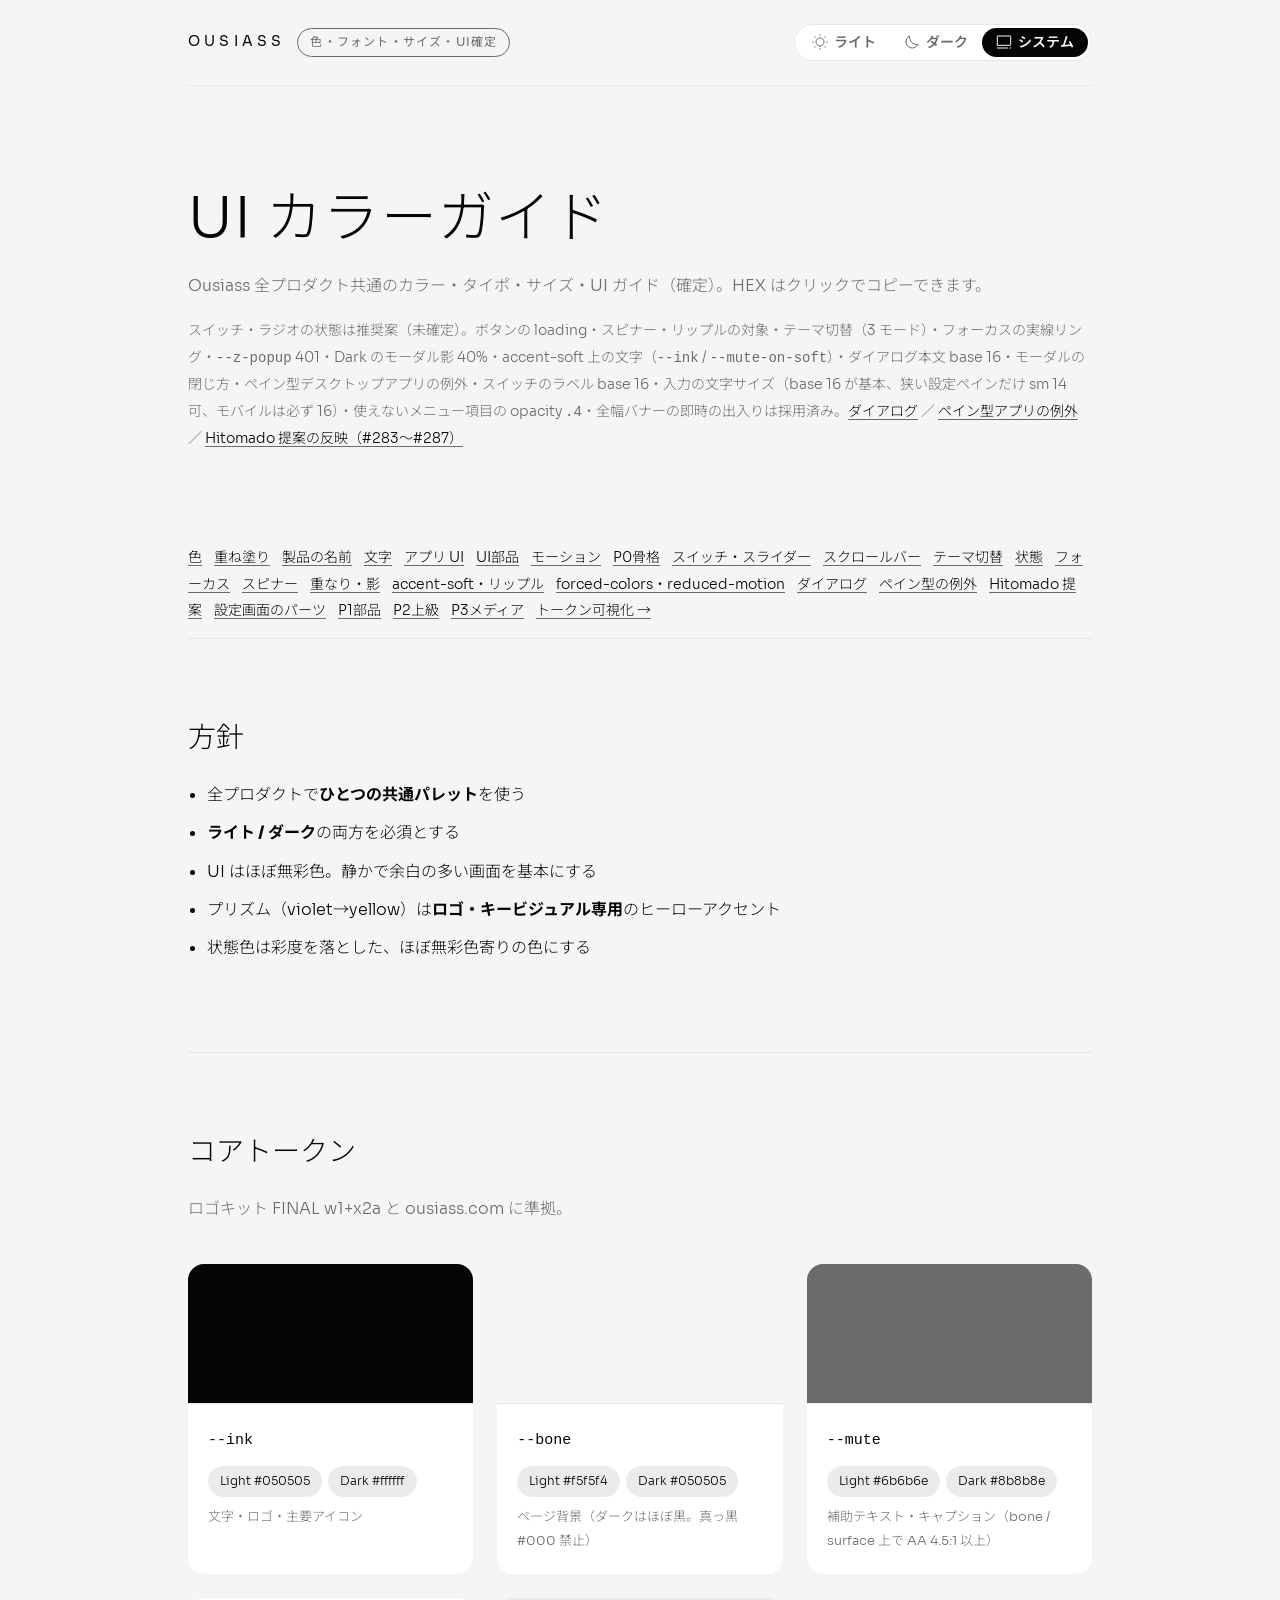
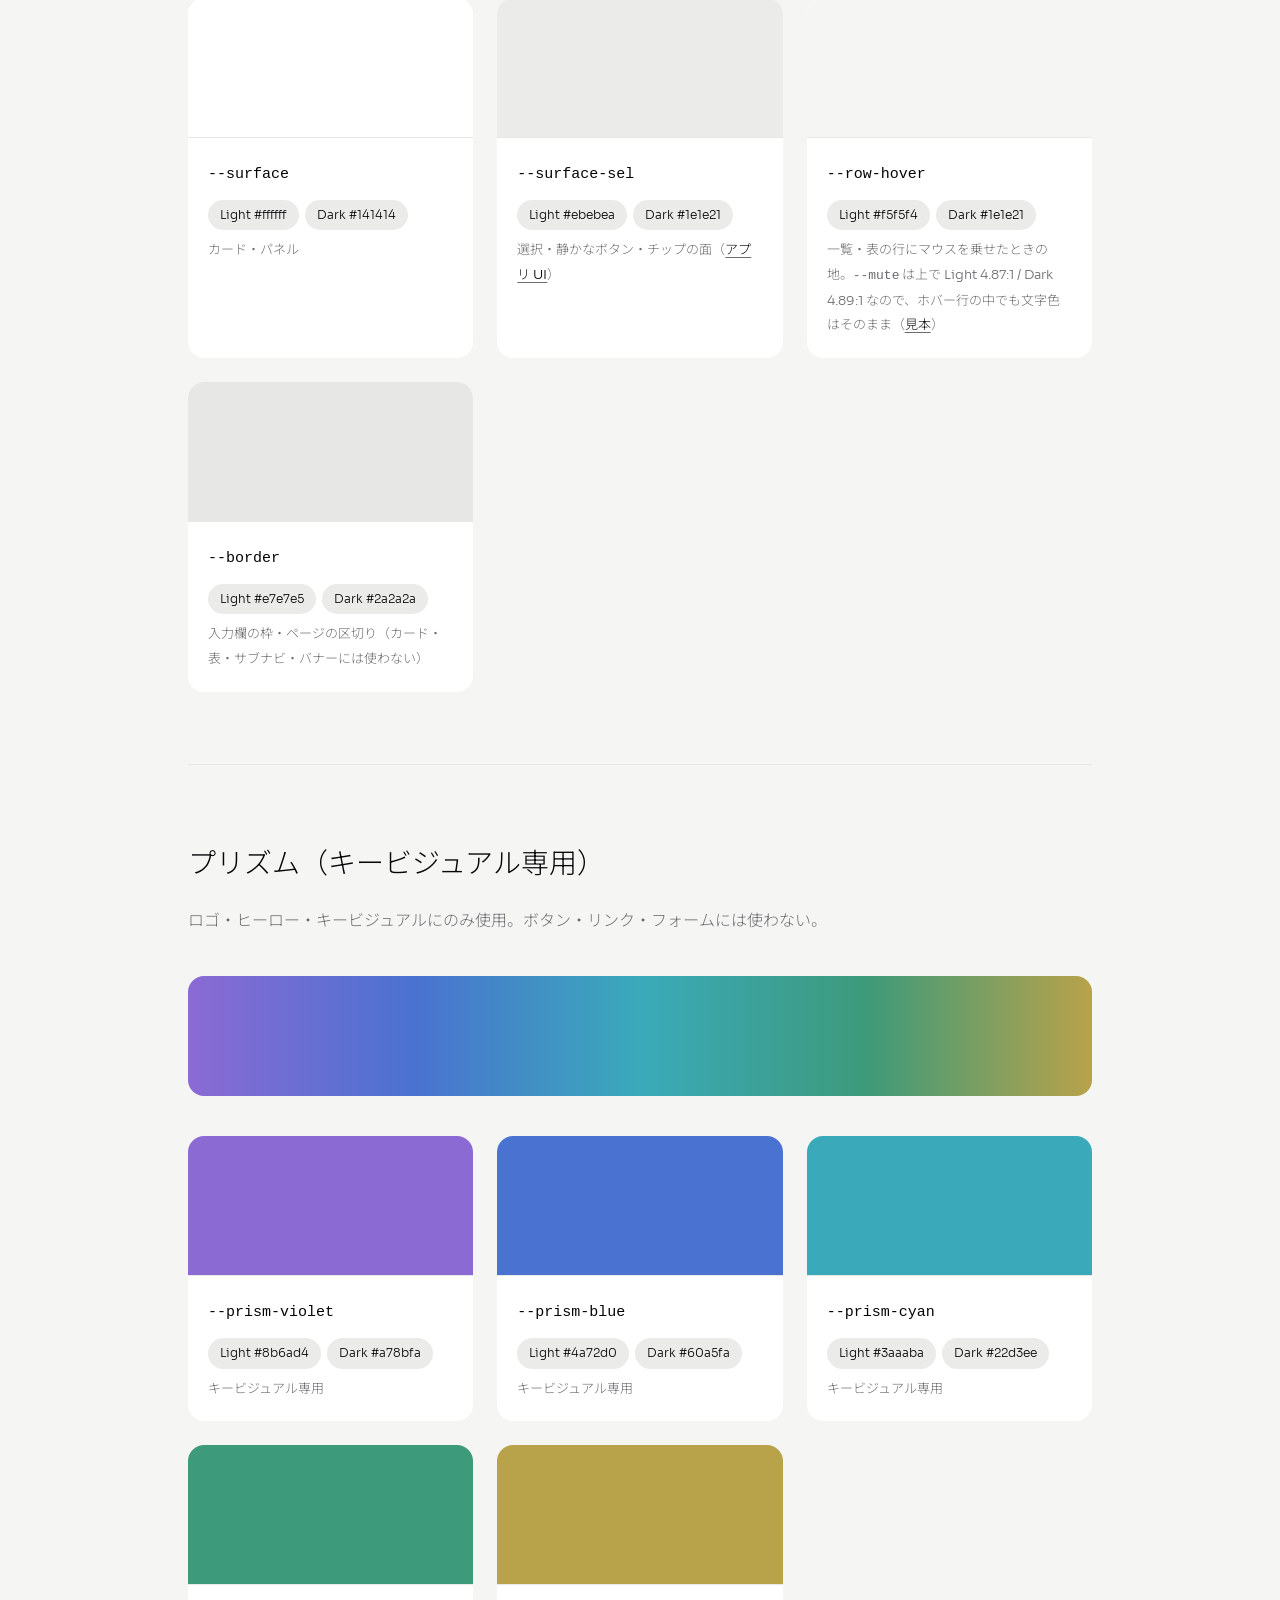
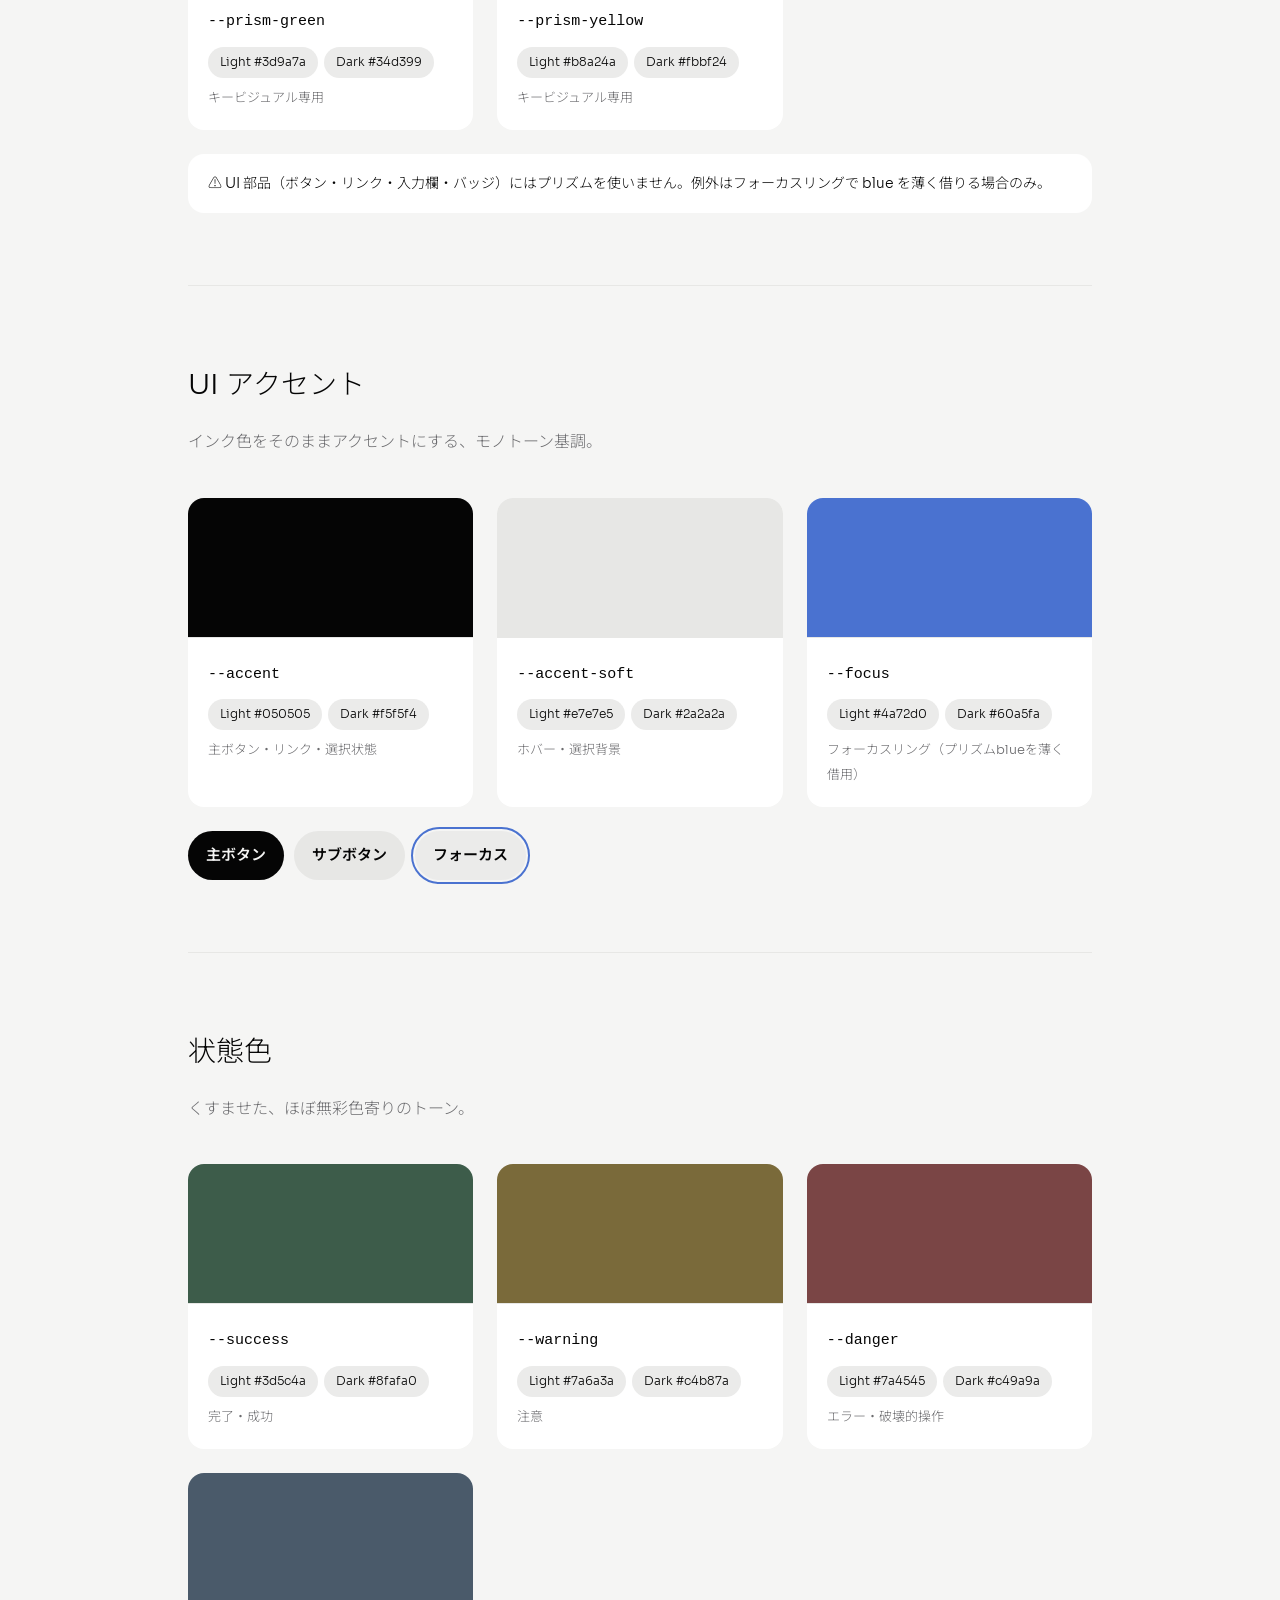
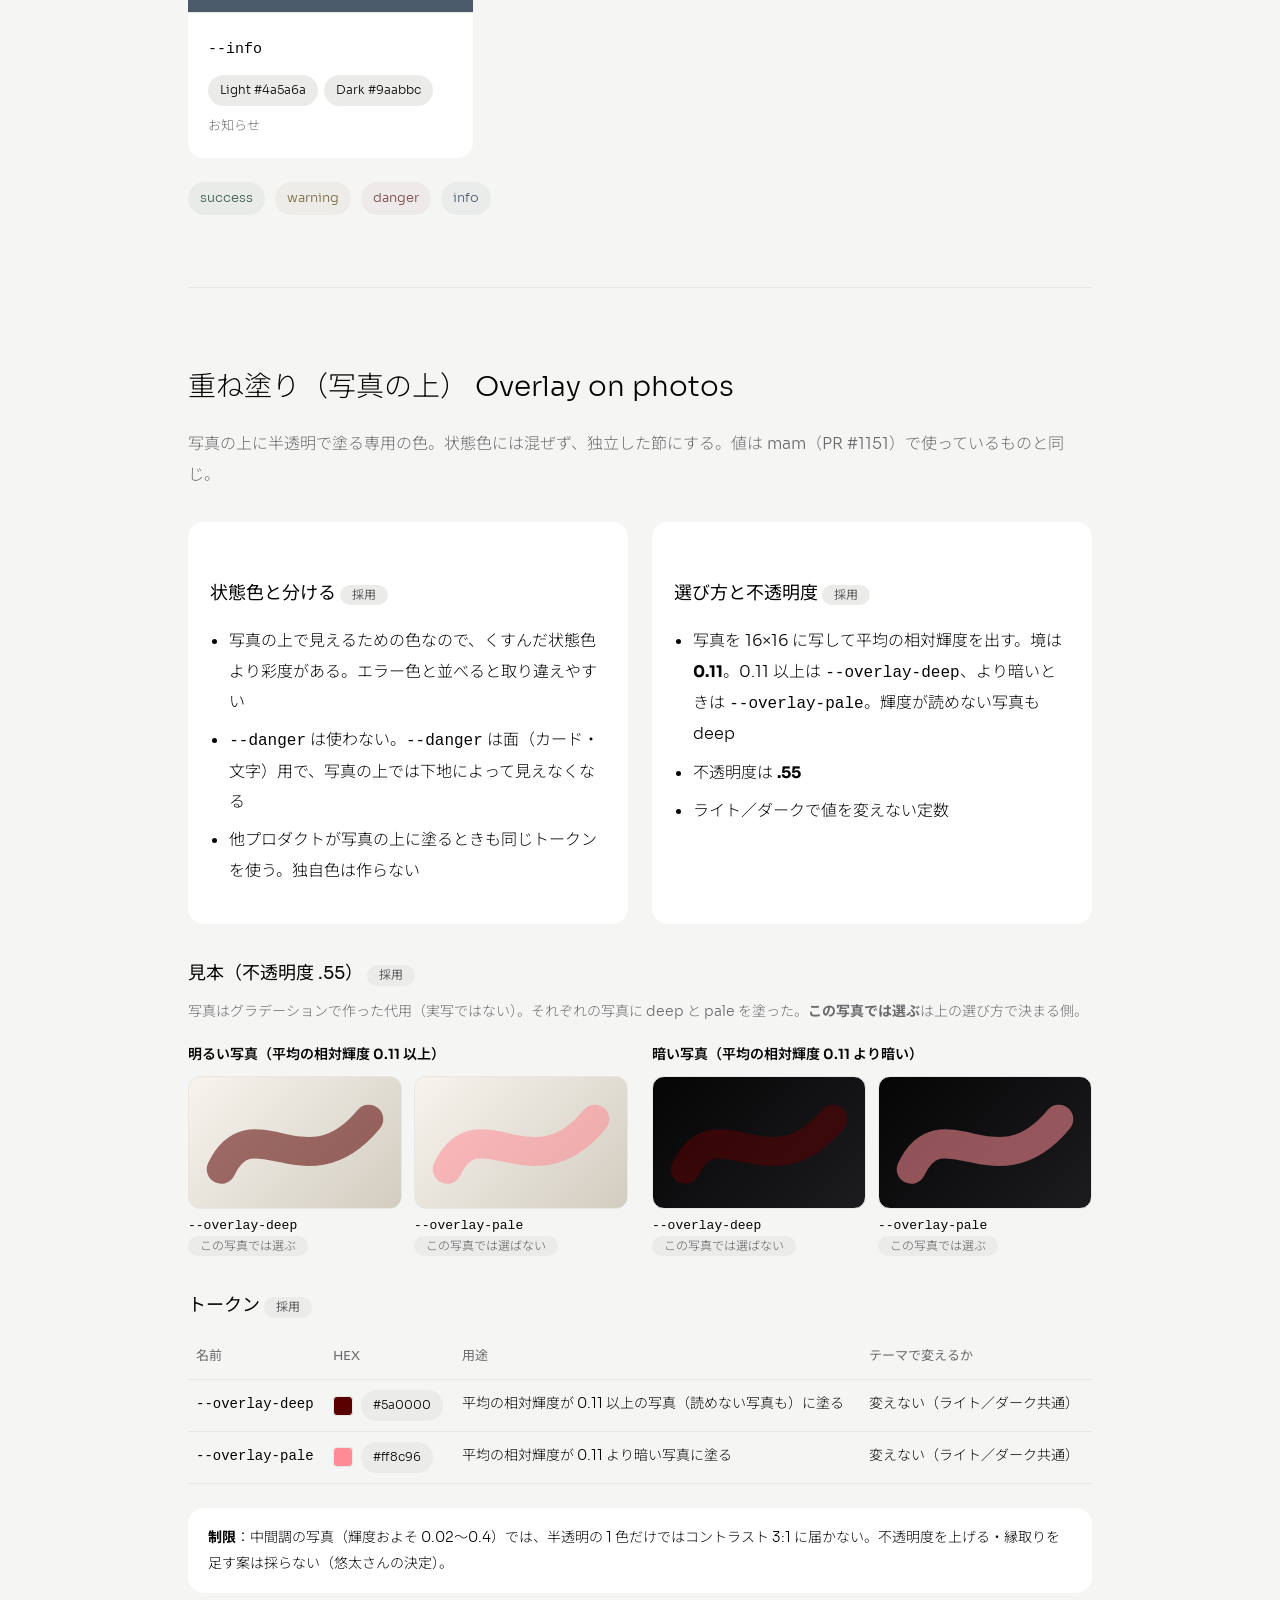
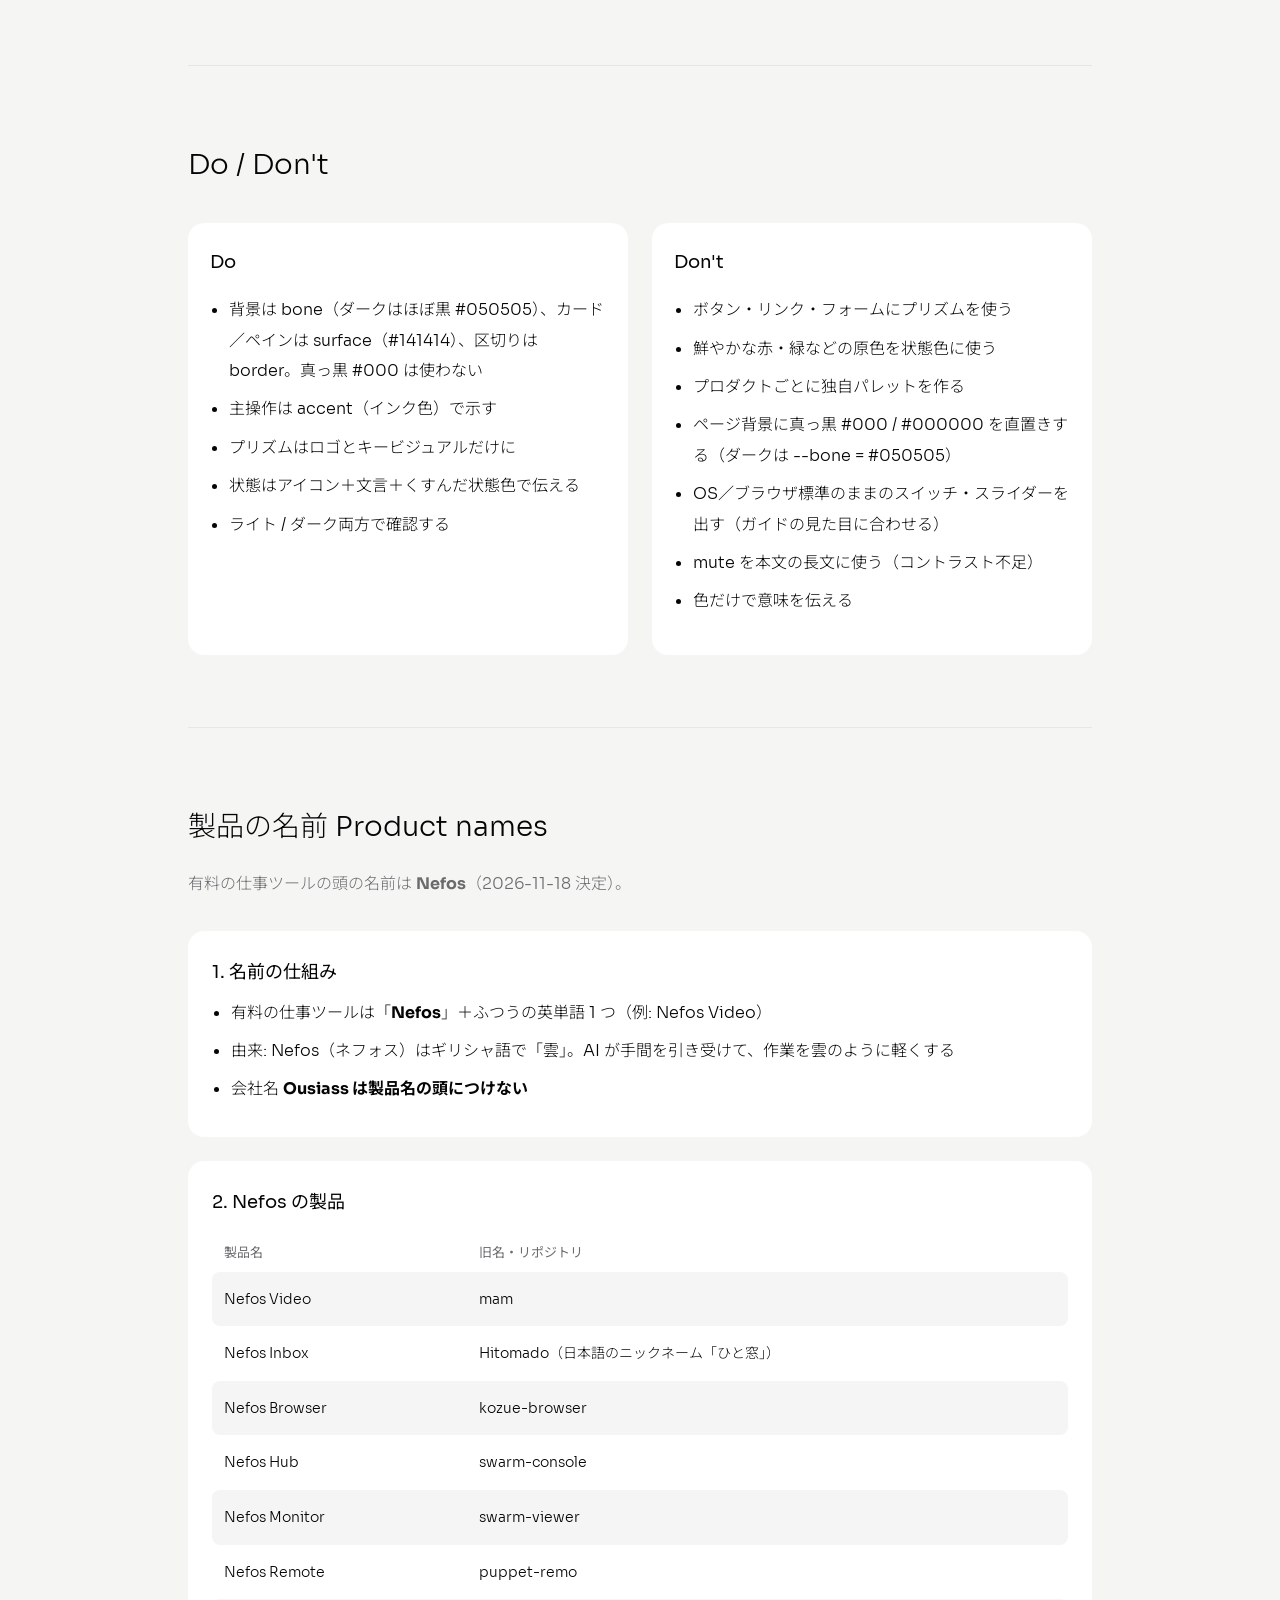
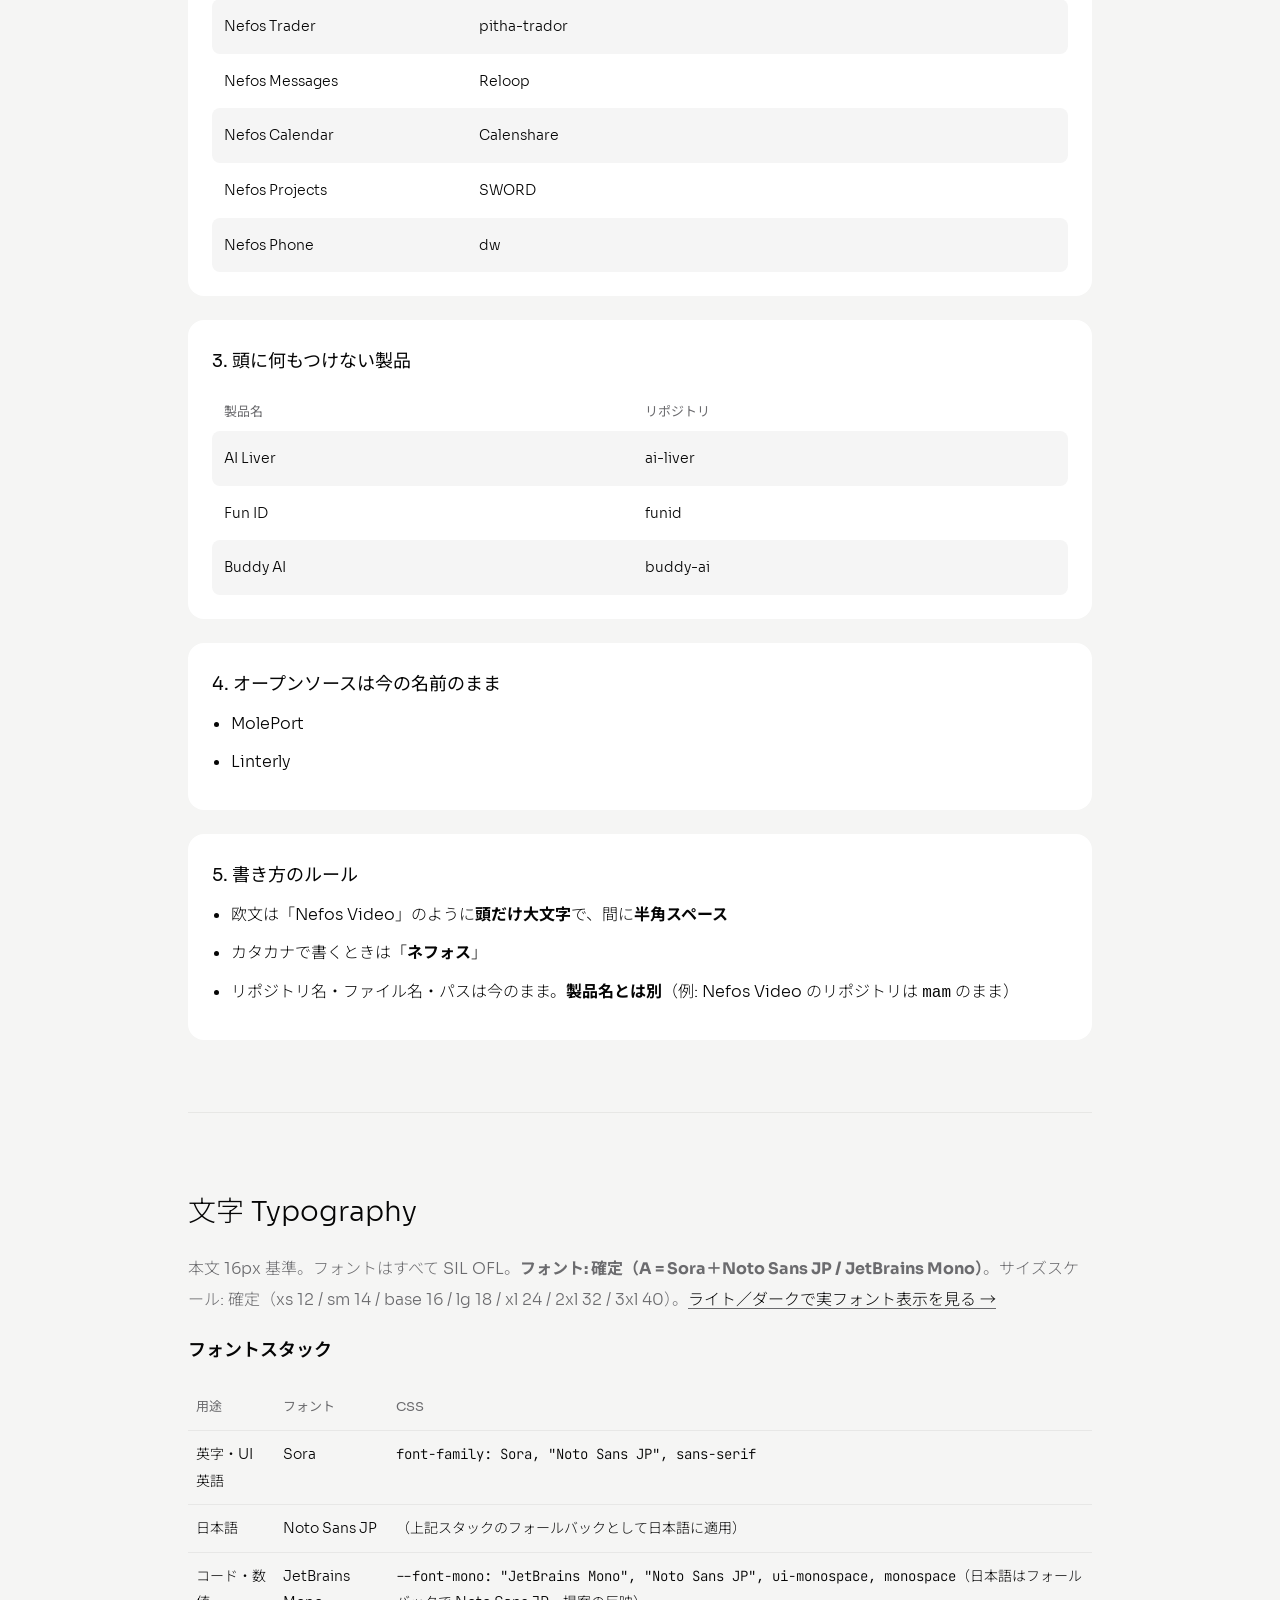
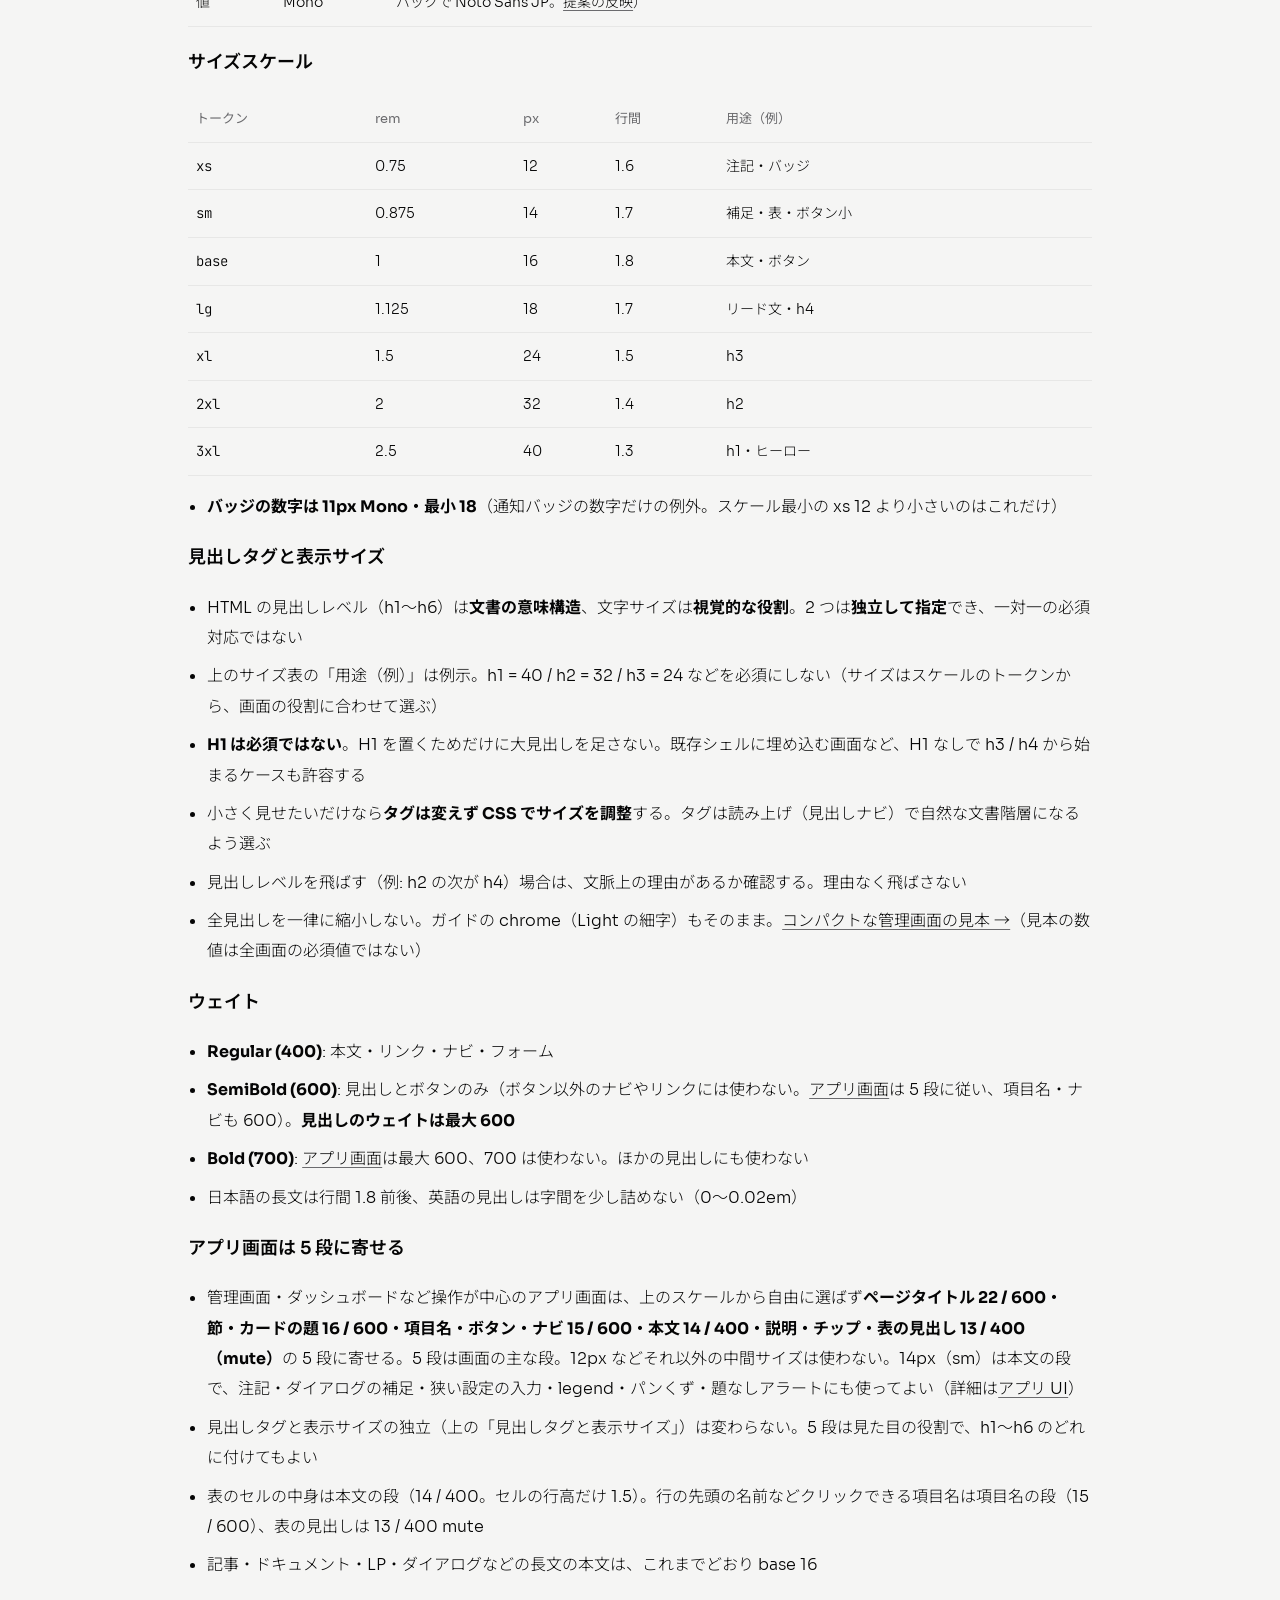
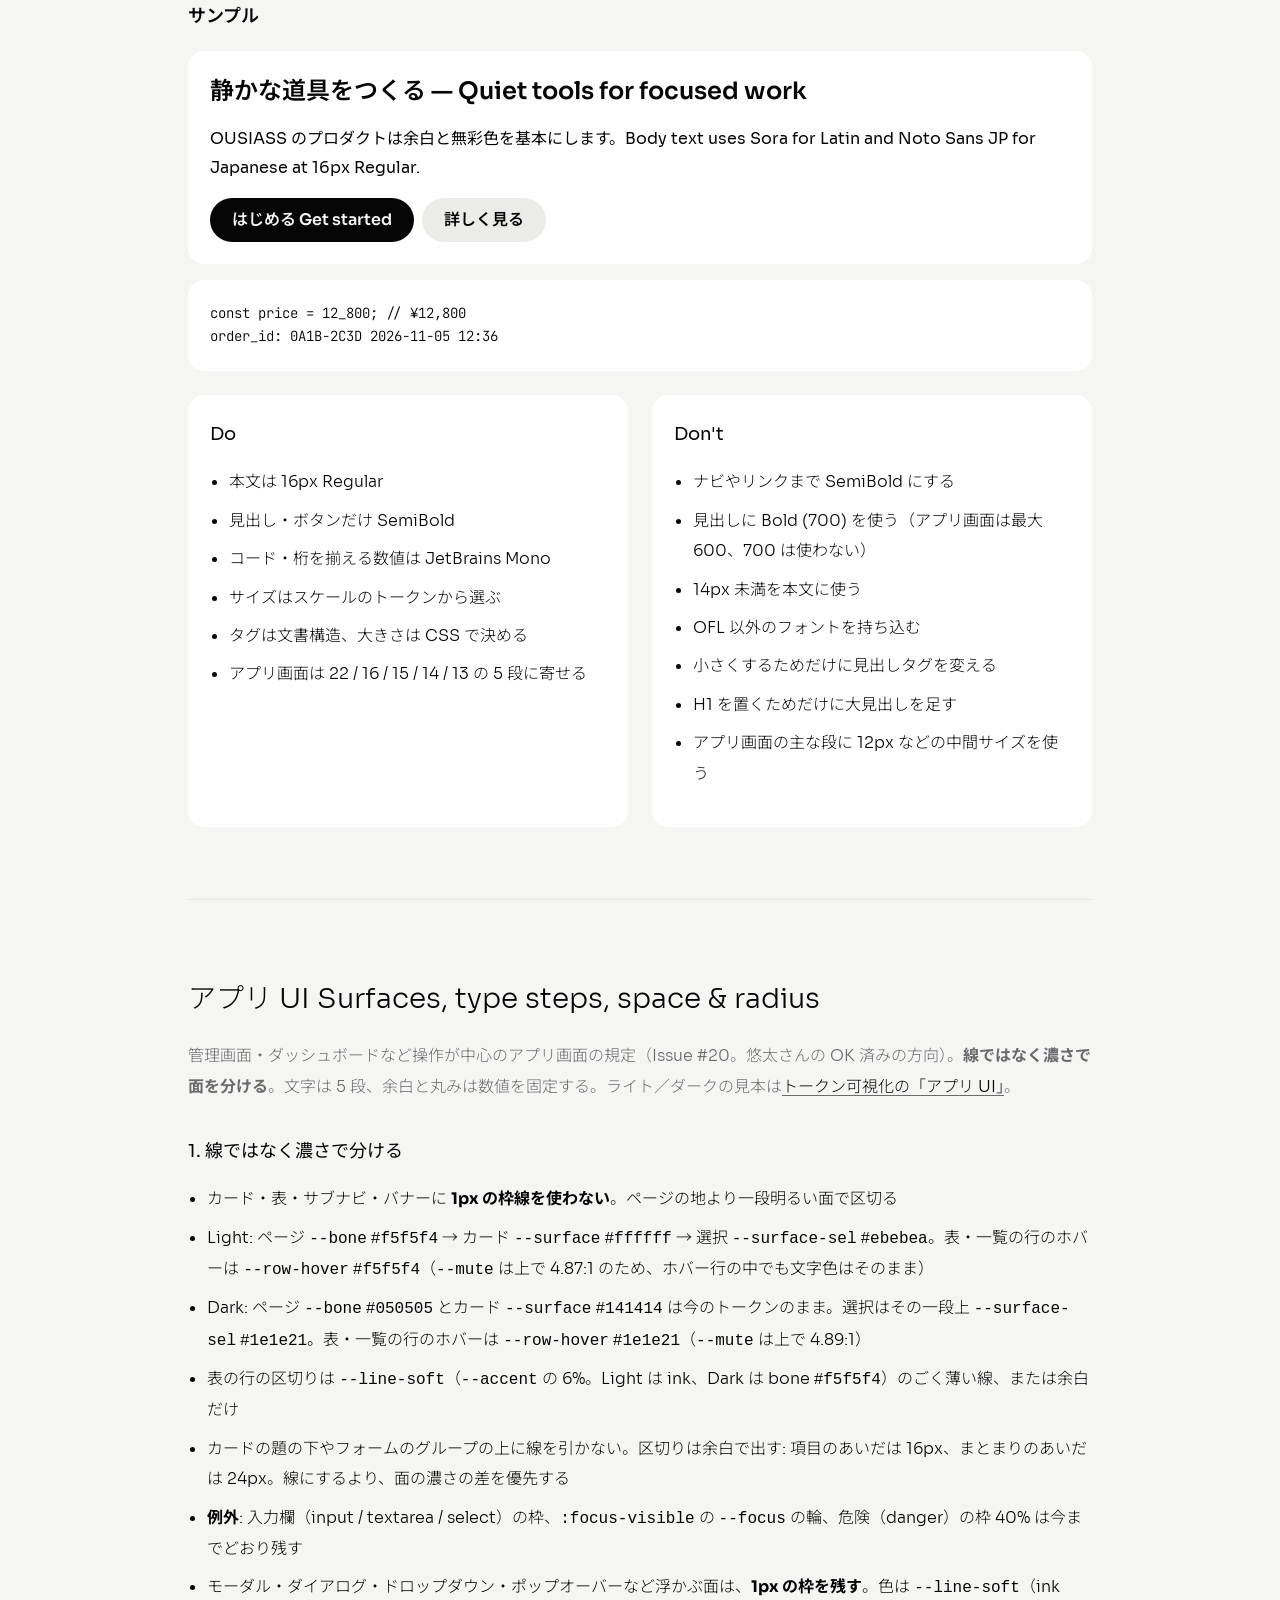
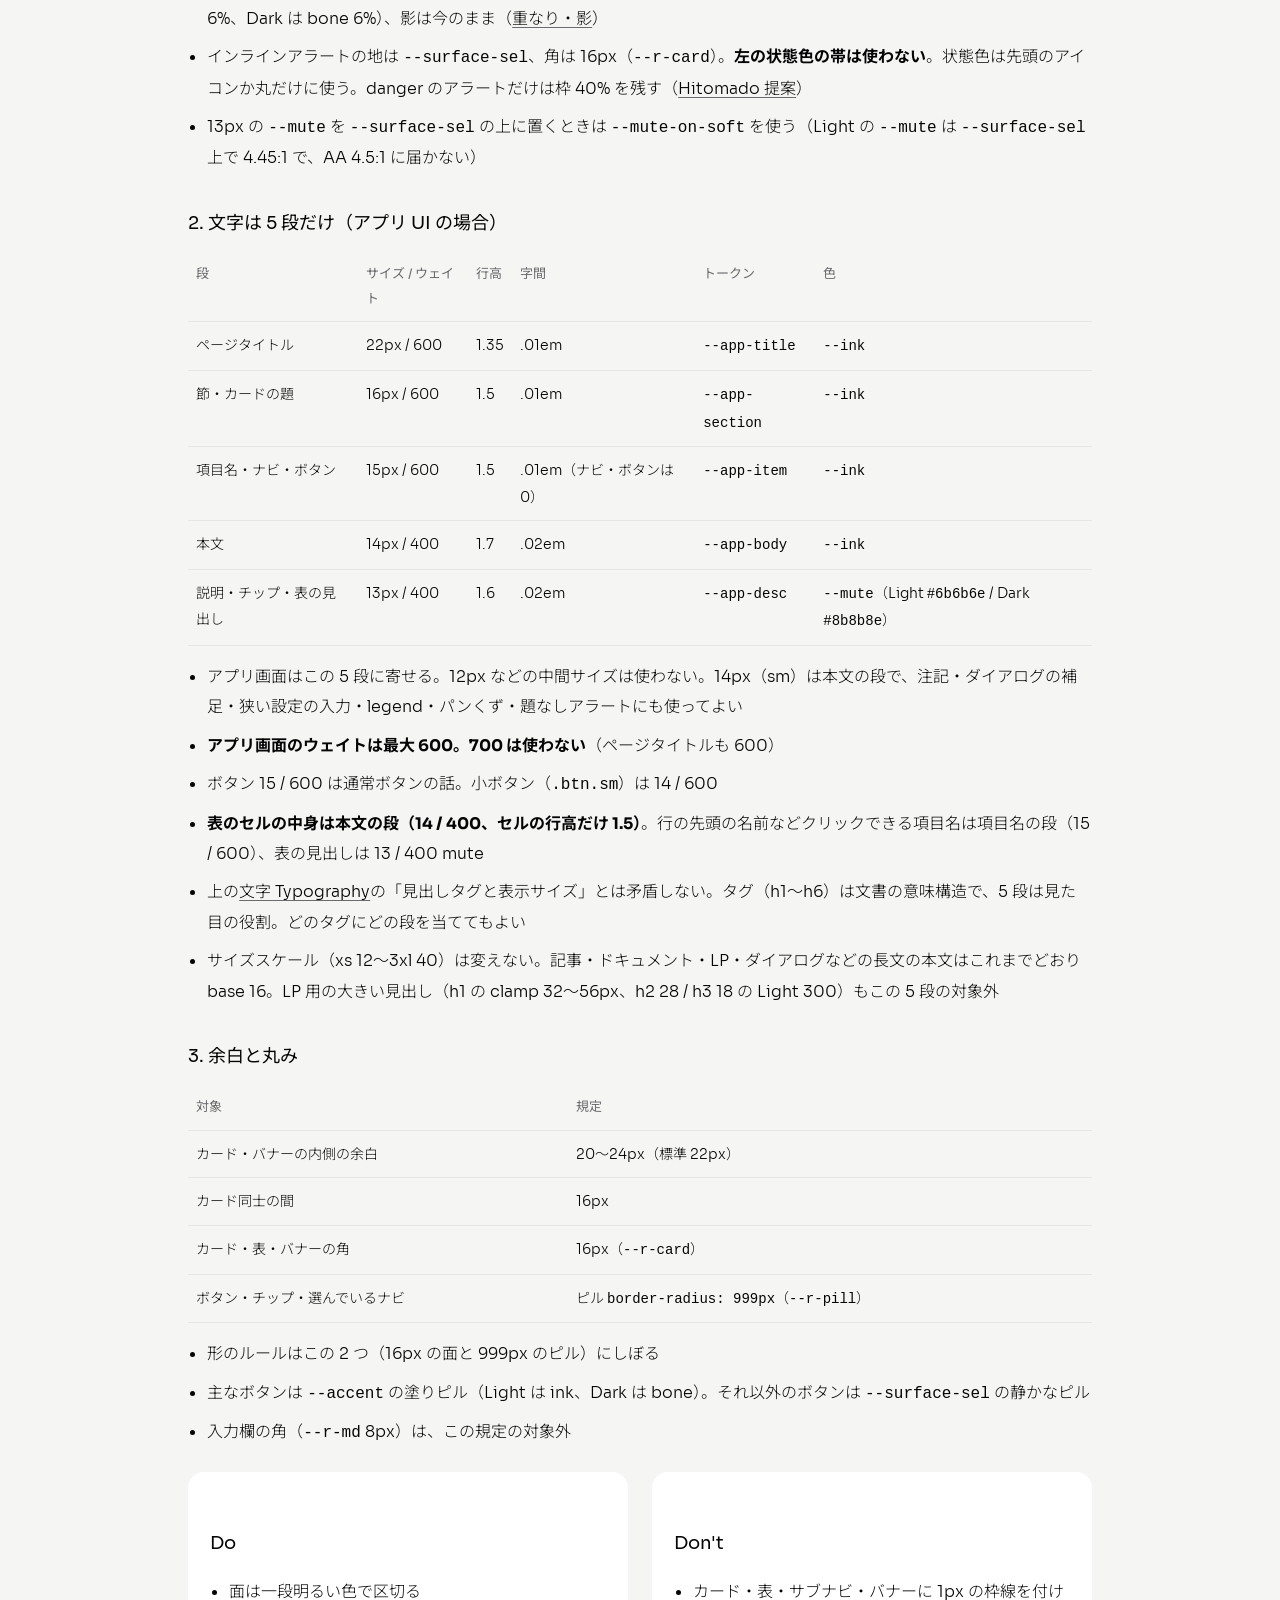
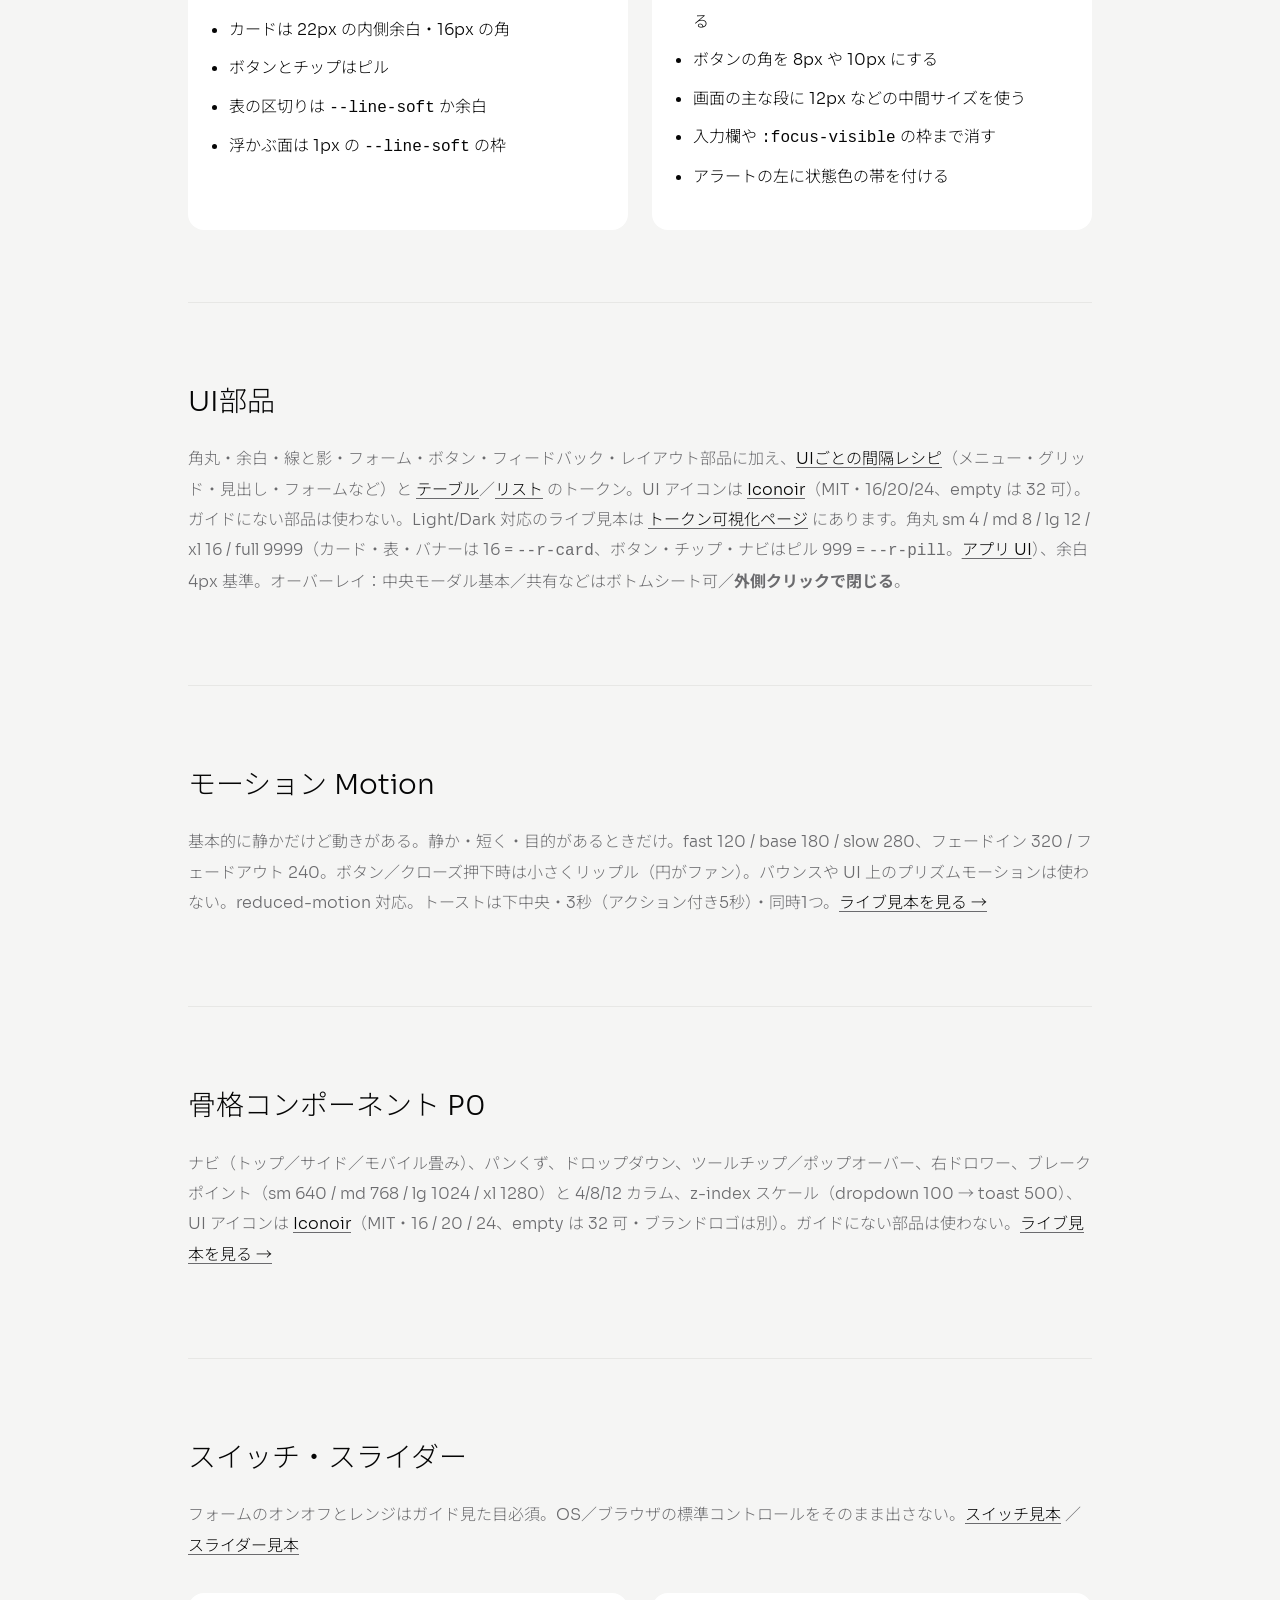
<file: index.html>
<!doctype html><html lang="ja" data-theme="light"><head><meta charset="utf-8"><meta name="viewport" content="width=device-width,initial-scale=1">
<script src="theme.js"></script>
<title>Ousiass UI カラーガイド</title><meta name="robots" content="noindex">
<link rel="preconnect" href="https://fonts.googleapis.com"><link href="https://fonts.googleapis.com/css2?family=Noto+Sans+JP:wght@300;400;500;600;700&family=Sora:wght@600;700&family=JetBrains+Mono:wght@400;600&display=swap" rel="stylesheet">
<style>
@font-face{font-family:Sora;src:url(fonts/Sora-Light.ttf);font-weight:300;font-display:swap}@font-face{font-family:Sora;src:url(fonts/Sora-Regular.ttf);font-weight:400;font-display:swap}
:root{--ink:#050505;--bone:#f5f5f4;--mute:#6b6b6e;--surface:#ffffff;--surface-sel:#ebebea;--row-hover:#f5f5f4;--border:#e7e7e5;--accent:#050505;--accent-soft:#e7e7e5;--focus:#4a72d0;--success:#3d5c4a;--warning:#7a6a3a;--danger:#7a4545;--info:#4a5a6a;--prism:linear-gradient(90deg,#8b6ad4,#4a72d0,#3aaaba,#3d9a7a,#b8a24a)}
[data-theme=dark]{--ink:#ffffff;--bone:#050505;--mute:#8b8b8e;--surface:#141414;--surface-sel:#1e1e21;--row-hover:#1e1e21;--border:#2a2a2a;--accent:#f5f5f4;--accent-soft:#2a2a2a;--focus:#60a5fa;--success:#8fafa0;--warning:#c4b87a;--danger:#c49a9a;--info:#9aabbc;--prism:linear-gradient(90deg,#a78bfa,#60a5fa,#22d3ee,#34d399,#fbbf24)}
:root,[data-theme]{--mute-on-soft:color-mix(in srgb,var(--mute) 85%,var(--ink));--line-soft:color-mix(in srgb,var(--accent) 6%,transparent);--font-mono:"JetBrains Mono","Noto Sans JP",ui-monospace,monospace;--overlay-deep:#5a0000;--overlay-pale:#ff8c96}
:root{color-scheme:light}[data-theme=dark]{color-scheme:dark}
*{box-sizing:border-box}body{margin:0;background:var(--bone);color:var(--ink);font:300 16px/1.9 Sora,"Noto Sans JP",sans-serif}
a{color:var(--ink);text-decoration-color:var(--mute);text-underline-offset:3px}
:focus-visible{outline:2px solid var(--focus);outline-offset:2px}
button:focus-visible{outline-width:3px}
.wrap{max-width:960px;margin:0 auto;padding:0 28px}header{padding:96px 0 64px}
.top{display:flex;justify-content:space-between;align-items:center;padding:24px 0;border-bottom:1px solid var(--border)}
.logo{font-weight:400;letter-spacing:.3em;font-size:14px}
.badge{display:inline-block;border:1px solid var(--mute);color:var(--mute);border-radius:999px;padding:2px 12px;font-size:12px;letter-spacing:.1em;margin-left:12px}
h1{font-weight:300;font-size:clamp(32px,6vw,56px);line-height:1.3;margin:0 0 16px;letter-spacing:.02em}h2{font-weight:300;font-size:28px;margin:0 0 8px}h3{font-weight:400;font-size:18px}
.lead,.sub{color:var(--mute)}section{padding:72px 0;border-top:1px solid var(--border)}
.grid{display:grid;grid-template-columns:repeat(auto-fill,minmax(260px,1fr));gap:24px;margin-top:40px}
.sw{background:var(--surface);border-radius:16px;overflow:hidden}
.chip{height:140px;background:var(--l);border-bottom:1px solid var(--border)}[data-theme=dark] .chip{background:var(--d)}
.meta{padding:20px}.tok{font-size:15px}.meta p{margin:8px 0 0;font-size:13px;color:var(--mute)}
.hex{display:flex;flex-wrap:wrap;gap:6px;margin-top:10px}.hex button{font:inherit;font-size:12px;background:var(--surface-sel);color:var(--ink);border:0;border-radius:999px;padding:4px 12px;cursor:pointer}
.hex button:hover{background:var(--accent-soft)}.seg button:focus-visible{outline:3px solid var(--focus);outline-offset:2px}
.seg{display:inline-flex;border:1px solid var(--border);border-radius:999px;padding:3px;background:var(--surface)}.seg button{display:inline-flex;align-items:center;gap:6px;white-space:nowrap;border:0;background:none;color:var(--mute);font:600 14px/1.2 Sora,"Noto Sans JP",sans-serif;padding:6px 14px;border-radius:999px;cursor:pointer}.seg button[aria-pressed=true]{background:var(--accent);color:var(--bone)}.seg svg{width:16px;height:16px;flex:none;stroke:currentColor;fill:none;stroke-width:1.5;stroke-linecap:round;stroke-linejoin:round}
@media(max-width:720px){.badge{display:none}}
.sgrid{display:flex;flex-wrap:wrap;align-items:flex-start;gap:24px 40px;margin-top:16px}.sgrid>*{min-width:0;max-width:100%}.sgrid>:last-child{width:280px}.sfc{margin:0 0 8px;font-size:14px;font-weight:600}.sgrid .sub{font-size:12px;margin:8px 0 0}.sgrid .scr{overflow-x:auto;padding:6px;margin:-6px}.sgrid .scr-note{width:0;min-width:100%}
.ut,.ty table,.ctab{width:100%;border-collapse:collapse;font-size:14px}.ut{margin-top:12px}.ty table{margin-top:16px}.ctab{margin-top:8px}.ut th,.ut td,.ty th,.ty td{text-align:left;padding:10px 8px;border-bottom:1px solid var(--line-soft);vertical-align:top}.ut th,.ty th{font-weight:400;font-size:13px;color:var(--mute)}.ctab th{text-align:left;font-weight:400;color:var(--mute)}
.prismbar{height:120px;border-radius:16px;background:var(--prism);margin-top:40px}
.warn{margin-top:24px;padding:16px 20px;border-radius:16px;background:var(--surface);font-size:14px}
ul.p{padding-left:1.2em}ul.p li{margin:8px 0}
.dd{display:grid;grid-template-columns:1fr 1fr;gap:24px;margin-top:32px}@media(max-width:640px){.dd{grid-template-columns:1fr}header{padding:56px 0 40px}}
.dd>div{background:var(--surface);border-radius:16px;padding:22px}.dd h3{margin:0 0 8px;font-weight:400}
.demo{display:flex;gap:10px;flex-wrap:wrap;margin-top:24px}.btn{border-radius:999px;padding:10px 18px;font-size:15px;font-weight:600;border:0;background:var(--surface-sel)}
.st{display:flex;gap:10px;flex-wrap:wrap;margin-top:24px}.st span{font-size:13px;padding:4px 12px;border-radius:999px;background:color-mix(in srgb,currentColor 6%,transparent)}
footer{padding:48px 0 80px;color:var(--mute);font-size:13px;border-top:1px solid var(--border)}
#toast{position:fixed;bottom:24px;left:50%;transform:translate(-50%,8px);background:var(--ink);color:var(--bone);padding:0 18px;height:40px;display:inline-flex;align-items:center;justify-content:center;border-radius:999px;font:400 14px Sora,"Noto Sans JP",sans-serif;line-height:1;opacity:0;pointer-events:none;white-space:nowrap;max-width:min(92vw,420px);z-index:var(--z-toast,500);transition:opacity var(--motion-fade-out,240ms) var(--ease-in,ease-in),transform var(--motion-fade-out,240ms) var(--ease-in,ease-in)}
#toast.on{opacity:1;transform:translate(-50%,0);pointer-events:auto;transition:opacity var(--motion-fade-in,320ms) var(--ease-out,ease-out),transform var(--motion-fade-in,320ms) var(--ease-out,ease-out)}
@media (prefers-reduced-motion:reduce){#toast{transform:translate(-50%,0);transition:opacity 100ms linear}#toast.on{transition:opacity 100ms linear}}
.sub code,li code,p code{overflow-wrap:anywhere}
.mono,.ty code{font-family:"JetBrains Mono",ui-monospace,monospace}.tbox{background:var(--surface);border-radius:16px;padding:22px;margin-top:16px}
.ty .h{font-weight:600}.ty .b{font-weight:400}.sbtn{font:600 16px/1.2 Sora,"Noto Sans JP",sans-serif;background:var(--accent);color:var(--bone);border:0;border-radius:999px;padding:12px 22px}.sbtn-row{display:flex;flex-wrap:wrap;gap:8px;margin-top:16px}.sbtn.o{background:var(--surface-sel);color:var(--ink)}
.spec h3{font-weight:400;font-size:18px;margin:32px 0 8px}
.rec,.alt{margin:16px 0 0;padding:16px 20px;border-radius:16px;background:var(--surface);font-size:14px}.alt{border:1px dashed var(--border);background:transparent}.rec ul.p{margin:8px 0 0}.rec ul.p:first-child{margin-top:0}
.tag{display:inline-block;background:var(--surface-sel);color:var(--mute-on-soft);border-radius:999px;padding:0 12px;font-size:12px;margin-right:8px;line-height:1.7}
pre.code{margin:12px 0 0;padding:16px;background:var(--surface);border-radius:16px;overflow-x:auto;font-size:14px;line-height:1.6}pre.code:focus-visible{outline:2px solid var(--focus);outline-offset:2px}
.jump{font-size:14px;color:var(--mute);margin:14px 0}.jump a{color:var(--ink);margin-right:12px}
.skip{position:absolute;left:8px;top:-100px;z-index:var(--z-toast,500);background:var(--ink);color:var(--bone);padding:8px 16px;border-radius:999px;font-size:14px;line-height:1.4;text-decoration:none}.skip:focus-visible{top:8px;outline:2px solid var(--focus);outline-offset:2px}
.h14t{width:100%}.h14t .tag{white-space:nowrap;margin-right:0}.h14t.src td:last-child{color:var(--mute)}@media(max-width:640px){.h14t thead{display:none}.h14t tr{display:block;padding:10px 0;border-bottom:1px solid var(--line-soft)}.h14t td{display:block;padding:0;border:0}.h14t td:first-child{font-weight:600}.h14t.src td:last-child{font-size:12px}}
/* 重ね塗り（写真の上）の見本（Issue #18）。写真は CSS のグラデーションで代用。塗りは不透明度 .55 */
.ov-g{display:grid;grid-template-columns:repeat(auto-fit,minmax(min(280px,100%),1fr));gap:24px;margin-top:16px}.ov-g h4{margin:0 0 8px;font-size:14px;font-weight:600}.ov-note{font-size:14px;margin:0}
.ov-r{display:grid;grid-template-columns:1fr 1fr;gap:12px}.ov-r figure{margin:0;min-width:0}
.ov-ph{aspect-ratio:8/5;border:1px solid var(--border);border-radius:12px;overflow:hidden}.ov-bright{background:linear-gradient(135deg,#f7f4ee,#d3cdc0)}.ov-dark{background:linear-gradient(135deg,#050505,#1c1c20)}
.ov-ph svg{display:block;width:100%;height:100%}.ov-ph path{fill:none;stroke-width:22;stroke-linecap:round;opacity:.55}
.ov-r figcaption{margin-top:6px;font-size:13px;line-height:1.5}.ov-r .tag{margin-right:0}
.ov-sw{display:inline-block;width:20px;height:20px;border-radius:4px;border:1px solid var(--border);vertical-align:middle;margin-right:8px}.ov-t .hex{display:inline-flex;margin-top:0;vertical-align:middle}
@media(forced-colors:active){.ov-ph,.ov-sw{forced-color-adjust:none}}
/* 製品の名前の節（Issue #22）。線なしの surface のカード。forced-colors では地が消えるので枠を足す */
.nm-list{display:grid;gap:24px;margin-top:32px}.nm-card{background:var(--surface);border:0;border-radius:16px;padding:24px}
.nm-card h3{margin:0 0 8px;font-weight:400;font-size:18px}.nm-card p{margin:8px 0 0}.nm-card .ut{margin-top:8px}.nm-card ul.p{margin:8px 0 0}
/* 表は線を使わず、1 行おきの面の明るさの差で分ける。見出し行の下線・行間の線は消す（.nm-card 内だけ） */
.nm-card .ut th,.nm-card .ut td{border:0;padding:14px 12px}.nm-card .ut th{font-size:13px;padding-bottom:6px}
.nm-card .ut tbody tr:nth-child(odd){background:color-mix(in srgb,var(--ink) 4%,var(--surface))}
.nm-card .ut tbody tr:nth-child(odd) td:first-child{border-radius:8px 0 0 8px}.nm-card .ut tbody tr:nth-child(odd) td:last-child{border-radius:0 8px 8px 0}
@media(max-width:640px){.nm-card .h14t tr{border:0;padding:14px 12px}.nm-card .h14t td{padding:0}.nm-card .h14t tbody tr:nth-child(odd){border-radius:8px}}
@media(forced-colors:active){.nm-card{border:1px solid CanvasText}.nm-card .ut tbody tr:nth-child(odd){background:none}.nm-card .ut tbody tr{border-top:1px solid CanvasText}}
</style><link rel="stylesheet" href="theme-control.css"></head><body>
<svg width="0" height="0" style="position:absolute" aria-hidden="true" focusable="false"><symbol id="th-i-light" viewBox="0 0 24 24"><path d="M12 18C15.3137 18 18 15.3137 18 12C18 8.68629 15.3137 6 12 6C8.68629 6 6 8.68629 6 12C6 15.3137 8.68629 18 12 18Z"/><path d="M22 12L23 12M12 2V1M12 23V22M20 20L19 19M20 4L19 5M4 20L5 19M4 4L5 5M1 12L2 12"/></symbol><symbol id="th-i-dark" viewBox="0 0 24 24"><path d="M3 11.5066C3 16.7497 7.25034 21 12.4934 21C16.2209 21 19.4466 18.8518 21 15.7259C12.4934 15.7259 8.27411 11.5066 8.27411 3C5.14821 4.55344 3 7.77915 3 11.5066Z"/></symbol><symbol id="th-i-system" viewBox="0 0 24 24"><path d="M2 21L17 21M21 21L22 21"/><path d="M2 16.4V3.6C2 3.26863 2.26863 3 2.6 3H21.4C21.7314 3 22 3.26863 22 3.6V16.4C22 16.7314 21.7314 17 21.4 17H2.6C2.26863 17 2 16.7314 2 16.4Z"/></symbol></svg>
<div class="wrap">
<a class="skip" href="#main">本文へ移動</a>
<div class="top"><span class="logo">OUSIASS<span class="badge">色・フォント・サイズ・UI確定</span></span><div class="seg" role="group" aria-label="テーマ" data-theme-control><button type="button" data-set-theme="light" aria-pressed="false"><svg viewBox="0 0 24 24" aria-hidden="true"><use href="#th-i-light"/></svg><span class="lb">ライト</span></button><button type="button" data-set-theme="dark" aria-pressed="false"><svg viewBox="0 0 24 24" aria-hidden="true"><use href="#th-i-dark"/></svg><span class="lb">ダーク</span></button><button type="button" data-set-theme="system" aria-pressed="false"><svg viewBox="0 0 24 24" aria-hidden="true"><use href="#th-i-system"/></svg><span class="lb">システム</span></button></div></div>
<header><h1>UI カラーガイド</h1><p class="lead">Ousiass 全プロダクト共通のカラー・タイポ・サイズ・UI ガイド（確定）。HEX はクリックでコピーできます。</p><p class="lead" style="font-size:14px">スイッチ・ラジオの状態は推奨案（未確定）。ボタンの loading・スピナー・リップルの対象・テーマ切替（3 モード）・フォーカスの実線リング・<code>--z-popup</code> 401・Dark のモーダル影 40%・accent-soft 上の文字（<code>--ink</code> / <code>--mute-on-soft</code>）・ダイアログ本文 base 16・モーダルの閉じ方・ペイン型デスクトップアプリの例外・スイッチのラベル base 16・入力の文字サイズ（base 16 が基本、狭い設定ペインだけ sm 14 可、モバイルは必ず 16）・使えないメニュー項目の opacity <code>.4</code>・全幅バナーの即時の出入りは採用済み。<a href="#dialog">ダイアログ</a> ／ <a href="#pane-app">ペイン型アプリの例外</a> ／ <a href="#proposals">Hitomado 提案の反映（#283〜#287）</a></p></header>
<nav class="jump" aria-label="ページ内の目次"><a href="#color">色</a><a href="#overlay">重ね塗り</a><a href="#product-names">製品の名前</a><a href="#typography">文字</a><a href="#app-ui">アプリ UI</a><a href="#ui-draft">UI部品</a><a href="#motion">モーション</a><a href="#p0">P0骨格</a><a href="#controls">スイッチ・スライダー</a><a href="#scrollbar">スクロールバー</a><a href="#theme">テーマ切替</a><a href="#states">状態</a><a href="#focus">フォーカス</a><a href="#spinner">スピナー</a><a href="#layers">重なり・影</a><a href="#soft-ripple">accent-soft・リップル</a><a href="#a11y-modes">forced-colors・reduced-motion</a><a href="#dialog">ダイアログ</a><a href="#pane-app">ペイン型の例外</a><a href="#proposals">Hitomado 提案</a><a href="#settings-parts">設定画面のパーツ</a><a href="#p1">P1部品</a><a href="#p2">P2上級</a><a href="#p3">P3メディア</a><a href="tokens-preview.html">トークン可視化 →</a></nav><main id="main"><section id="color"><h2>方針</h2><ul class="p"><li>全プロダクトで<strong>ひとつの共通パレット</strong>を使う</li><li><strong>ライト / ダーク</strong>の両方を必須とする</li><li>UI はほぼ無彩色。静かで余白の多い画面を基本にする</li><li>プリズム（violet→yellow）は<strong>ロゴ・キービジュアル専用</strong>のヒーローアクセント</li><li>状態色は彩度を落とした、ほぼ無彩色寄りの色にする</li></ul></section>
<section><h2>コアトークン</h2><p class="sub">ロゴキット FINAL w1+x2a と ousiass.com に準拠。</p><div class="grid"><div class="sw"><div class="chip" style="--l:#050505;--d:#ffffff"></div><div class="meta"><code class="tok">--ink</code>
<div class="hex"><button data-hex="#050505">Light #050505</button><button data-hex="#ffffff">Dark #ffffff</button></div><p>文字・ロゴ・主要アイコン</p></div></div><div class="sw"><div class="chip" style="--l:#f5f5f4;--d:#050505"></div><div class="meta"><code class="tok">--bone</code>
<div class="hex"><button data-hex="#f5f5f4">Light #f5f5f4</button><button data-hex="#050505">Dark #050505</button></div><p>ページ背景（ダークはほぼ黒。真っ黒 #000 禁止）</p></div></div><div class="sw"><div class="chip" style="--l:#6b6b6e;--d:#8b8b8e"></div><div class="meta"><code class="tok">--mute</code>
<div class="hex"><button data-hex="#6b6b6e">Light #6b6b6e</button><button data-hex="#8b8b8e">Dark #8b8b8e</button></div><p>補助テキスト・キャプション（bone / surface 上で AA 4.5:1 以上）</p></div></div><div class="sw"><div class="chip" style="--l:#ffffff;--d:#141414"></div><div class="meta"><code class="tok">--surface</code>
<div class="hex"><button data-hex="#ffffff">Light #ffffff</button><button data-hex="#141414">Dark #141414</button></div><p>カード・パネル</p></div></div><div class="sw"><div class="chip" style="--l:#ebebea;--d:#1e1e21"></div><div class="meta"><code class="tok">--surface-sel</code>
<div class="hex"><button data-hex="#ebebea">Light #ebebea</button><button data-hex="#1e1e21">Dark #1e1e21</button></div><p>選択・静かなボタン・チップの面（<a href="#app-ui">アプリ UI</a>）</p></div></div><div class="sw"><div class="chip" style="--l:#f5f5f4;--d:#1e1e21"></div><div class="meta"><code class="tok">--row-hover</code>
<div class="hex"><button data-hex="#f5f5f4">Light #f5f5f4</button><button data-hex="#1e1e21">Dark #1e1e21</button></div><p>一覧・表の行にマウスを乗せたときの地。<code>--mute</code> は上で Light 4.87:1 / Dark 4.89:1 なので、ホバー行の中でも文字色はそのまま（<a href="tokens-preview.html#app-ui">見本</a>）</p></div></div><div class="sw"><div class="chip" style="--l:#e7e7e5;--d:#2a2a2a"></div><div class="meta"><code class="tok">--border</code>
<div class="hex"><button data-hex="#e7e7e5">Light #e7e7e5</button><button data-hex="#2a2a2a">Dark #2a2a2a</button></div><p>入力欄の枠・ページの区切り（カード・表・サブナビ・バナーには使わない）</p></div></div></div></section>
<section><h2>プリズム（キービジュアル専用）</h2><p class="sub">ロゴ・ヒーロー・キービジュアルにのみ使用。ボタン・リンク・フォームには使わない。</p><div class="prismbar"></div><div class="grid"><div class="sw"><div class="chip" style="--l:#8b6ad4;--d:#a78bfa"></div><div class="meta"><code class="tok">--prism-violet</code>
<div class="hex"><button data-hex="#8b6ad4">Light #8b6ad4</button><button data-hex="#a78bfa">Dark #a78bfa</button></div><p>キービジュアル専用</p></div></div><div class="sw"><div class="chip" style="--l:#4a72d0;--d:#60a5fa"></div><div class="meta"><code class="tok">--prism-blue</code>
<div class="hex"><button data-hex="#4a72d0">Light #4a72d0</button><button data-hex="#60a5fa">Dark #60a5fa</button></div><p>キービジュアル専用</p></div></div><div class="sw"><div class="chip" style="--l:#3aaaba;--d:#22d3ee"></div><div class="meta"><code class="tok">--prism-cyan</code>
<div class="hex"><button data-hex="#3aaaba">Light #3aaaba</button><button data-hex="#22d3ee">Dark #22d3ee</button></div><p>キービジュアル専用</p></div></div><div class="sw"><div class="chip" style="--l:#3d9a7a;--d:#34d399"></div><div class="meta"><code class="tok">--prism-green</code>
<div class="hex"><button data-hex="#3d9a7a">Light #3d9a7a</button><button data-hex="#34d399">Dark #34d399</button></div><p>キービジュアル専用</p></div></div><div class="sw"><div class="chip" style="--l:#b8a24a;--d:#fbbf24"></div><div class="meta"><code class="tok">--prism-yellow</code>
<div class="hex"><button data-hex="#b8a24a">Light #b8a24a</button><button data-hex="#fbbf24">Dark #fbbf24</button></div><p>キービジュアル専用</p></div></div></div><div class="warn">⚠️ UI 部品（ボタン・リンク・入力欄・バッジ）にはプリズムを使いません。例外はフォーカスリングで blue を薄く借りる場合のみ。</div></section>
<section><h2>UI アクセント</h2><p class="sub">インク色をそのままアクセントにする、モノトーン基調。</p><div class="grid"><div class="sw"><div class="chip" style="--l:#050505;--d:#f5f5f4"></div><div class="meta"><code class="tok">--accent</code>
<div class="hex"><button data-hex="#050505">Light #050505</button><button data-hex="#f5f5f4">Dark #f5f5f4</button></div><p>主ボタン・リンク・選択状態</p></div></div><div class="sw"><div class="chip" style="--l:#e7e7e5;--d:#2a2a2a"></div><div class="meta"><code class="tok">--accent-soft</code>
<div class="hex"><button data-hex="#e7e7e5">Light #e7e7e5</button><button data-hex="#2a2a2a">Dark #2a2a2a</button></div><p>ホバー・選択背景</p></div></div><div class="sw"><div class="chip" style="--l:#4a72d0;--d:#60a5fa"></div><div class="meta"><code class="tok">--focus</code>
<div class="hex"><button data-hex="#4a72d0">Light #4a72d0</button><button data-hex="#60a5fa">Dark #60a5fa</button></div><p>フォーカスリング（プリズムblueを薄く借用）</p></div></div></div>
<div class="demo"><span class="btn" style="background:var(--accent);color:var(--bone);border-color:var(--accent)">主ボタン</span><span class="btn" style="background:var(--accent-soft)">サブボタン</span><span class="btn" style="outline:2px solid var(--focus);outline-offset:2px">フォーカス</span></div></section>
<section><h2>状態色</h2><p class="sub">くすませた、ほぼ無彩色寄りのトーン。</p><div class="grid"><div class="sw"><div class="chip" style="--l:#3d5c4a;--d:#8fafa0"></div><div class="meta"><code class="tok">--success</code>
<div class="hex"><button data-hex="#3d5c4a">Light #3d5c4a</button><button data-hex="#8fafa0">Dark #8fafa0</button></div><p>完了・成功</p></div></div><div class="sw"><div class="chip" style="--l:#7a6a3a;--d:#c4b87a"></div><div class="meta"><code class="tok">--warning</code>
<div class="hex"><button data-hex="#7a6a3a">Light #7a6a3a</button><button data-hex="#c4b87a">Dark #c4b87a</button></div><p>注意</p></div></div><div class="sw"><div class="chip" style="--l:#7a4545;--d:#c49a9a"></div><div class="meta"><code class="tok">--danger</code>
<div class="hex"><button data-hex="#7a4545">Light #7a4545</button><button data-hex="#c49a9a">Dark #c49a9a</button></div><p>エラー・破壊的操作</p></div></div><div class="sw"><div class="chip" style="--l:#4a5a6a;--d:#9aabbc"></div><div class="meta"><code class="tok">--info</code>
<div class="hex"><button data-hex="#4a5a6a">Light #4a5a6a</button><button data-hex="#9aabbc">Dark #9aabbc</button></div><p>お知らせ</p></div></div></div>
<div class="st"><span style="color:var(--success)">success</span><span style="color:var(--warning)">warning</span><span style="color:var(--danger)">danger</span><span style="color:var(--info)">info</span></div></section>
<section id="overlay" class="spec"><h2>重ね塗り（写真の上） Overlay on photos</h2><p class="sub">写真の上に半透明で塗る専用の色。状態色には混ぜず、独立した節にする。値は mam（PR #1151）で使っているものと同じ。</p>
<div class="dd"><div><h3>状態色と分ける <span class="tag">採用</span></h3><ul class="p"><li>写真の上で見えるための色なので、くすんだ状態色より彩度がある。エラー色と並べると取り違えやすい</li>
<li><code>--danger</code> は使わない。<code>--danger</code> は面（カード・文字）用で、写真の上では下地によって見えなくなる</li>
<li>他プロダクトが写真の上に塗るときも同じトークンを使う。独自色は作らない</li></ul></div>
<div><h3>選び方と不透明度 <span class="tag">採用</span></h3><ul class="p"><li>写真を 16×16 に写して平均の相対輝度を出す。境は <strong>0.11</strong>。0.11 以上は <code>--overlay-deep</code>、より暗いときは <code>--overlay-pale</code>。輝度が読めない写真も deep</li>
<li>不透明度は <strong>.55</strong></li><li>ライト／ダークで値を変えない定数</li></ul></div></div>
<h3>見本（不透明度 .55） <span class="tag">採用</span></h3><p class="sub ov-note">写真はグラデーションで作った代用（実写ではない）。それぞれの写真に deep と pale を塗った。<strong>この写真では選ぶ</strong>は上の選び方で決まる側。</p>
<div class="ov-g"><div><h4>明るい写真（平均の相対輝度 0.11 以上）</h4><div class="ov-r">
<figure><div class="ov-ph ov-bright" role="img" aria-label="明るい写真の見本に --overlay-deep を不透明度 .55 で塗ったところ"><svg viewBox="0 0 160 100" aria-hidden="true" focusable="false"><path d="M24 70C48 20 88 90 136 32" style="stroke:var(--overlay-deep)"/></svg></div><figcaption><code>--overlay-deep</code> <span class="tag">この写真では選ぶ</span></figcaption></figure>
<figure><div class="ov-ph ov-bright" role="img" aria-label="明るい写真の見本に --overlay-pale を不透明度 .55 で塗ったところ"><svg viewBox="0 0 160 100" aria-hidden="true" focusable="false"><path d="M24 70C48 20 88 90 136 32" style="stroke:var(--overlay-pale)"/></svg></div><figcaption><code>--overlay-pale</code> <span class="tag">この写真では選ばない</span></figcaption></figure></div></div>
<div><h4>暗い写真（平均の相対輝度 0.11 より暗い）</h4><div class="ov-r">
<figure><div class="ov-ph ov-dark" role="img" aria-label="暗い写真の見本に --overlay-deep を不透明度 .55 で塗ったところ"><svg viewBox="0 0 160 100" aria-hidden="true" focusable="false"><path d="M24 70C48 20 88 90 136 32" style="stroke:var(--overlay-deep)"/></svg></div><figcaption><code>--overlay-deep</code> <span class="tag">この写真では選ばない</span></figcaption></figure>
<figure><div class="ov-ph ov-dark" role="img" aria-label="暗い写真の見本に --overlay-pale を不透明度 .55 で塗ったところ"><svg viewBox="0 0 160 100" aria-hidden="true" focusable="false"><path d="M24 70C48 20 88 90 136 32" style="stroke:var(--overlay-pale)"/></svg></div><figcaption><code>--overlay-pale</code> <span class="tag">この写真では選ぶ</span></figcaption></figure></div></div></div>
<h3>トークン <span class="tag">採用</span></h3><table class="ut h14t ov-t"><thead><tr><th>名前</th><th>HEX</th><th>用途</th><th>テーマで変えるか</th></tr></thead><tbody>
<tr><td><code>--overlay-deep</code></td><td><span class="ov-sw" style="background:#5a0000"></span><span class="hex"><button data-hex="#5a0000">#5a0000</button></span></td><td>平均の相対輝度が 0.11 以上の写真（読めない写真も）に塗る</td><td>変えない（ライト／ダーク共通）</td></tr>
<tr><td><code>--overlay-pale</code></td><td><span class="ov-sw" style="background:#ff8c96"></span><span class="hex"><button data-hex="#ff8c96">#ff8c96</button></span></td><td>平均の相対輝度が 0.11 より暗い写真に塗る</td><td>変えない（ライト／ダーク共通）</td></tr></tbody></table>
<div class="warn" id="overlay-limit"><strong>制限</strong>：中間調の写真（輝度およそ 0.02〜0.4）では、半透明の 1 色だけではコントラスト 3:1 に届かない。不透明度を上げる・縁取りを足す案は採らない（悠太さんの決定）。</div></section>
<section><h2>Do / Don't</h2><div class="dd"><div><h3>Do</h3><ul class="p"><li>背景は bone（ダークはほぼ黒 #050505）、カード／ペインは surface（#141414）、区切りは border。真っ黒 #000 は使わない</li><li>主操作は accent（インク色）で示す</li><li>プリズムはロゴとキービジュアルだけに</li><li>状態はアイコン＋文言＋くすんだ状態色で伝える</li><li>ライト / ダーク両方で確認する</li></ul></div><div><h3>Don't</h3><ul class="p"><li>ボタン・リンク・フォームにプリズムを使う</li><li>鮮やかな赤・緑などの原色を状態色に使う</li><li>プロダクトごとに独自パレットを作る</li><li>ページ背景に真っ黒 #000 / #000000 を直置きする（ダークは --bone = #050505）</li><li>OS／ブラウザ標準のままのスイッチ・スライダーを出す（ガイドの見た目に合わせる）</li><li>mute を本文の長文に使う（コントラスト不足）</li><li>色だけで意味を伝える</li></ul></div></div></section>
<section id="product-names" class="nm"><h2>製品の名前 Product names</h2><p class="sub">有料の仕事ツールの頭の名前は <strong>Nefos</strong>（2026-11-18 決定）。</p>
<div class="nm-list">
<div class="nm-card" id="names-rule"><h3>1. 名前の仕組み</h3><ul class="p">
<li>有料の仕事ツールは「<strong>Nefos</strong>」＋ふつうの英単語 1 つ（例: Nefos Video）</li>
<li>由来: Nefos（ネフォス）はギリシャ語で「雲」。AI が手間を引き受けて、作業を雲のように軽くする</li>
<li>会社名 <strong>Ousiass は製品名の頭につけない</strong></li></ul></div>
<div class="nm-card" id="names-nefos"><h3>2. Nefos の製品</h3>
<table class="ut h14t"><thead><tr><th>製品名</th><th>旧名・リポジトリ</th></tr></thead><tbody>
<tr><td>Nefos Video</td><td>mam</td></tr>
<tr><td>Nefos Inbox</td><td>Hitomado（日本語のニックネーム「ひと窓」）</td></tr>
<tr><td>Nefos Browser</td><td>kozue-browser</td></tr>
<tr><td>Nefos Hub</td><td>swarm-console</td></tr>
<tr><td>Nefos Monitor</td><td>swarm-viewer</td></tr>
<tr><td>Nefos Remote</td><td>puppet-remo</td></tr>
<tr><td>Nefos Trader</td><td>pitha-trador</td></tr>
<tr><td>Nefos Messages</td><td>Reloop</td></tr>
<tr><td>Nefos Calendar</td><td>Calenshare</td></tr>
<tr><td>Nefos Projects</td><td>SWORD</td></tr>
<tr><td>Nefos Phone</td><td>dw</td></tr></tbody></table></div>
<div class="nm-card" id="names-bare"><h3>3. 頭に何もつけない製品</h3>
<table class="ut h14t"><thead><tr><th>製品名</th><th>リポジトリ</th></tr></thead><tbody>
<tr><td>AI Liver</td><td>ai-liver</td></tr>
<tr><td>Fun ID</td><td>funid</td></tr>
<tr><td>Buddy AI</td><td>buddy-ai</td></tr></tbody></table></div>
<div class="nm-card" id="names-oss"><h3>4. オープンソースは今の名前のまま</h3><ul class="p"><li>MolePort</li><li>Linterly</li></ul></div>
<div class="nm-card" id="names-writing"><h3>5. 書き方のルール</h3><ul class="p">
<li>欧文は「Nefos Video」のように<strong>頭だけ大文字</strong>で、間に<strong>半角スペース</strong></li>
<li>カタカナで書くときは「<strong>ネフォス</strong>」</li>
<li>リポジトリ名・ファイル名・パスは今のまま。<strong>製品名とは別</strong>（例: Nefos Video のリポジトリは <code>mam</code> のまま）</li></ul></div>
</div></section>
<section id="typography" class="ty"><h2>文字 Typography</h2><p class="sub">本文 16px 基準。フォントはすべて SIL OFL。<strong>フォント: 確定（A = Sora＋Noto Sans JP / JetBrains Mono）</strong>。サイズスケール: 確定（xs 12 / sm 14 / base 16 / lg 18 / xl 24 / 2xl 32 / 3xl 40）。<a href="tokens-preview.html">ライト／ダークで実フォント表示を見る →</a></p>
<h3 class="h">フォントスタック</h3><table><tr><th>用途</th><th>フォント</th><th>CSS</th></tr>
<tr><td>英字・UI 英語</td><td>Sora</td><td><code>font-family: Sora, "Noto Sans JP", sans-serif</code></td></tr>
<tr><td>日本語</td><td>Noto Sans JP</td><td>（上記スタックのフォールバックとして日本語に適用）</td></tr>
<tr><td>コード・数値</td><td>JetBrains Mono</td><td><code>--font-mono: "JetBrains Mono", "Noto Sans JP", ui-monospace, monospace</code>（日本語はフォールバックで Noto Sans JP。<a href="#proposals">提案の反映</a>）</td></tr></table>
<h3 class="h">サイズスケール</h3><table><tr><th>トークン</th><th>rem</th><th>px</th><th>行間</th><th>用途（例）</th></tr>
<tr><td><code>xs</code></td><td>0.75</td><td>12</td><td>1.6</td><td>注記・バッジ</td></tr>
<tr><td><code>sm</code></td><td>0.875</td><td>14</td><td>1.7</td><td>補足・表・ボタン小</td></tr>
<tr><td><code>base</code></td><td>1</td><td>16</td><td>1.8</td><td>本文・ボタン</td></tr>
<tr><td><code>lg</code></td><td>1.125</td><td>18</td><td>1.7</td><td>リード文・h4</td></tr>
<tr><td><code>xl</code></td><td>1.5</td><td>24</td><td>1.5</td><td>h3</td></tr>
<tr><td><code>2xl</code></td><td>2</td><td>32</td><td>1.4</td><td>h2</td></tr>
<tr><td><code>3xl</code></td><td>2.5</td><td>40</td><td>1.3</td><td>h1・ヒーロー</td></tr></table>
<ul class="p"><li><strong>バッジの数字は 11px Mono・最小 18</strong>（通知バッジの数字だけの例外。スケール最小の xs 12 より小さいのはこれだけ）</li></ul>
<h3 class="h">見出しタグと表示サイズ</h3><ul class="p"><li>HTML の見出しレベル（h1〜h6）は<strong>文書の意味構造</strong>、文字サイズは<strong>視覚的な役割</strong>。2 つは<strong>独立して指定</strong>でき、一対一の必須対応ではない</li><li>上のサイズ表の「用途（例）」は例示。h1 = 40 / h2 = 32 / h3 = 24 などを必須にしない（サイズはスケールのトークンから、画面の役割に合わせて選ぶ）</li><li><strong>H1 は必須ではない</strong>。H1 を置くためだけに大見出しを足さない。既存シェルに埋め込む画面など、H1 なしで h3 / h4 から始まるケースも許容する</li><li>小さく見せたいだけなら<strong>タグは変えず CSS でサイズを調整</strong>する。タグは読み上げ（見出しナビ）で自然な文書階層になるよう選ぶ</li><li>見出しレベルを飛ばす（例: h2 の次が h4）場合は、文脈上の理由があるか確認する。理由なく飛ばさない</li><li>全見出しを一律に縮小しない。ガイドの chrome（Light の細字）もそのまま。<a href="tokens-preview.html#heading-compact">コンパクトな管理画面の見本 →</a>（見本の数値は全画面の必須値ではない）</li></ul>
<h3 class="h">ウェイト</h3><ul class="p"><li><strong>Regular (400)</strong>: 本文・リンク・ナビ・フォーム</li><li><strong>SemiBold (600)</strong>: 見出しとボタンのみ（ボタン以外のナビやリンクには使わない。<a href="#app-ui">アプリ画面</a>は 5 段に従い、項目名・ナビも 600）。<strong>見出しのウェイトは最大 600</strong></li><li><strong>Bold (700)</strong>: <a href="#app-ui">アプリ画面</a>は最大 600、700 は使わない。ほかの見出しにも使わない</li><li>日本語の長文は行間 1.8 前後、英語の見出しは字間を少し詰めない（0〜0.02em）</li></ul>
<h3 class="h">アプリ画面は 5 段に寄せる</h3><ul class="p"><li>管理画面・ダッシュボードなど操作が中心のアプリ画面は、上のスケールから自由に選ばず<strong>ページタイトル 22 / 600・節・カードの題 16 / 600・項目名・ボタン・ナビ 15 / 600・本文 14 / 400・説明・チップ・表の見出し 13 / 400（mute）</strong>の 5 段に寄せる。5 段は画面の主な段。12px などそれ以外の中間サイズは使わない。14px（sm）は本文の段で、注記・ダイアログの補足・狭い設定の入力・legend・パンくず・題なしアラートにも使ってよい（詳細は<a href="#app-ui">アプリ UI</a>）</li><li>見出しタグと表示サイズの独立（上の「見出しタグと表示サイズ」）は変わらない。5 段は見た目の役割で、h1〜h6 のどれに付けてもよい</li><li>表のセルの中身は本文の段（14 / 400。セルの行高だけ 1.5）。行の先頭の名前などクリックできる項目名は項目名の段（15 / 600）、表の見出しは 13 / 400 mute</li><li>記事・ドキュメント・LP・ダイアログなどの長文の本文は、これまでどおり base 16</li></ul>
<h3 class="h">サンプル</h3><div class="tbox"><div class="h" style="font-size:1.5rem;line-height:1.5">静かな道具をつくる — Quiet tools for focused work</div><p class="b" style="font-size:1rem;line-height:1.8">OUSIASS のプロダクトは余白と無彩色を基本にします。Body text uses Sora for Latin and Noto Sans JP for Japanese at 16px Regular.</p><div class="sbtn-row"><button class="sbtn">はじめる Get started</button><button class="sbtn o">詳しく見る</button></div></div>
<div class="tbox mono" style="font-size:.875rem;line-height:1.7">const price = 12_800; // ¥12,800<br>order_id: 0A1B-2C3D  2026-11-05 12:36</div>
<div class="dd" style="margin-top:24px"><div><h3>Do</h3><ul class="p"><li>本文は 16px Regular</li><li>見出し・ボタンだけ SemiBold</li><li>コード・桁を揃える数値は JetBrains Mono</li><li>サイズはスケールのトークンから選ぶ</li><li>タグは文書構造、大きさは CSS で決める</li><li>アプリ画面は 22 / 16 / 15 / 14 / 13 の 5 段に寄せる</li></ul></div><div><h3>Don't</h3><ul class="p"><li>ナビやリンクまで SemiBold にする</li><li>見出しに Bold (700) を使う（アプリ画面は最大 600、700 は使わない）</li><li>14px 未満を本文に使う</li><li>OFL 以外のフォントを持ち込む</li><li>小さくするためだけに見出しタグを変える</li><li>H1 を置くためだけに大見出しを足す</li><li>アプリ画面の主な段に 12px などの中間サイズを使う</li></ul></div></div></section>
<section id="app-ui" class="spec"><h2>アプリ UI Surfaces, type steps, space &amp; radius</h2><p class="sub">管理画面・ダッシュボードなど操作が中心のアプリ画面の規定（Issue #20。悠太さんの OK 済みの方向）。<strong>線ではなく濃さで面を分ける</strong>。文字は 5 段、余白と丸みは数値を固定する。ライト／ダークの見本は<a href="tokens-preview.html#app-ui">トークン可視化の「アプリ UI」</a>。</p>
<h3>1. 線ではなく濃さで分ける</h3>
<ul class="p"><li>カード・表・サブナビ・バナーに <strong>1px の枠線を使わない</strong>。ページの地より一段明るい面で区切る</li><li>Light: ページ <code>--bone</code> <code>#f5f5f4</code> → カード <code>--surface</code> <code>#ffffff</code> → 選択 <code>--surface-sel</code> <code>#ebebea</code>。表・一覧の行のホバーは <code>--row-hover</code> <code>#f5f5f4</code>（<code>--mute</code> は上で 4.87:1 のため、ホバー行の中でも文字色はそのまま）</li><li>Dark: ページ <code>--bone</code> <code>#050505</code> とカード <code>--surface</code> <code>#141414</code> は今のトークンのまま。選択はその一段上 <code>--surface-sel</code> <code>#1e1e21</code>。表・一覧の行のホバーは <code>--row-hover</code> <code>#1e1e21</code>（<code>--mute</code> は上で 4.89:1）</li><li>表の行の区切りは <code>--line-soft</code>（<code>--accent</code> の 6%。Light は ink、Dark は bone <code>#f5f5f4</code>）のごく薄い線、または余白だけ</li><li>カードの題の下やフォームのグループの上に線を引かない。区切りは余白で出す: 項目のあいだは 16px、まとまりのあいだは 24px。線にするより、面の濃さの差を優先する</li><li><strong>例外</strong>: 入力欄（input / textarea / select）の枠、<code>:focus-visible</code> の <code>--focus</code> の輪、危険（danger）の枠 40% は今までどおり残す</li><li>モーダル・ダイアログ・ドロップダウン・ポップオーバーなど浮かぶ面は、<strong>1px の枠を残す</strong>。色は <code>--line-soft</code>（ink 6%、Dark は bone 6%）、影は今のまま（<a href="#layers">重なり・影</a>）</li><li>インラインアラートの地は <code>--surface-sel</code>、角は 16px（<code>--r-card</code>）。<strong>左の状態色の帯は使わない</strong>。状態色は先頭のアイコンか丸だけに使う。danger のアラートだけは枠 40% を残す（<a href="#proposals">Hitomado 提案</a>）</li><li>13px の <code>--mute</code> を <code>--surface-sel</code> の上に置くときは <code>--mute-on-soft</code> を使う（Light の <code>--mute</code> は <code>--surface-sel</code> 上で 4.45:1 で、AA 4.5:1 に届かない）</li></ul>
<h3>2. 文字は 5 段だけ（アプリ UI の場合）</h3>
<table class="ut"><thead><tr><th scope="col">段</th><th scope="col">サイズ / ウェイト</th><th scope="col">行高</th><th scope="col">字間</th><th scope="col">トークン</th><th scope="col">色</th></tr></thead><tbody><tr><td>ページタイトル</td><td>22px / 600</td><td>1.35</td><td>.01em</td><td><code>--app-title</code></td><td><code>--ink</code></td></tr><tr><td>節・カードの題</td><td>16px / 600</td><td>1.5</td><td>.01em</td><td><code>--app-section</code></td><td><code>--ink</code></td></tr><tr><td>項目名・ナビ・ボタン</td><td>15px / 600</td><td>1.5</td><td>.01em（ナビ・ボタンは 0）</td><td><code>--app-item</code></td><td><code>--ink</code></td></tr><tr><td>本文</td><td>14px / 400</td><td>1.7</td><td>.02em</td><td><code>--app-body</code></td><td><code>--ink</code></td></tr><tr><td>説明・チップ・表の見出し</td><td>13px / 400</td><td>1.6</td><td>.02em</td><td><code>--app-desc</code></td><td><code>--mute</code>（Light <code>#6b6b6e</code> / Dark <code>#8b8b8e</code>）</td></tr></tbody></table>
<ul class="p"><li>アプリ画面はこの 5 段に寄せる。12px などの中間サイズは使わない。14px（sm）は本文の段で、注記・ダイアログの補足・狭い設定の入力・legend・パンくず・題なしアラートにも使ってよい</li><li><strong>アプリ画面のウェイトは最大 600。700 は使わない</strong>（ページタイトルも 600）</li><li>ボタン 15 / 600 は通常ボタンの話。小ボタン（<code>.btn.sm</code>）は 14 / 600</li><li><strong>表のセルの中身は本文の段（14 / 400、セルの行高だけ 1.5）</strong>。行の先頭の名前などクリックできる項目名は項目名の段（15 / 600）、表の見出しは 13 / 400 mute</li><li>上の<a href="#typography">文字 Typography</a>の「見出しタグと表示サイズ」とは矛盾しない。タグ（h1〜h6）は文書の意味構造で、5 段は見た目の役割。どのタグにどの段を当ててもよい</li><li>サイズスケール（xs 12〜3xl 40）は変えない。記事・ドキュメント・LP・ダイアログなどの長文の本文はこれまでどおり base 16。LP 用の大きい見出し（h1 の clamp 32〜56px、h2 28 / h3 18 の Light 300）もこの 5 段の対象外</li></ul>
<h3>3. 余白と丸み</h3>
<table class="ut"><thead><tr><th scope="col">対象</th><th scope="col">規定</th></tr></thead><tbody><tr><td>カード・バナーの内側の余白</td><td>20〜24px（標準 22px）</td></tr><tr><td>カード同士の間</td><td>16px</td></tr><tr><td>カード・表・バナーの角</td><td>16px（<code>--r-card</code>）</td></tr><tr><td>ボタン・チップ・選んでいるナビ</td><td>ピル <code>border-radius: 999px</code>（<code>--r-pill</code>）</td></tr></tbody></table>
<ul class="p"><li>形のルールはこの 2 つ（16px の面と 999px のピル）にしぼる</li><li>主なボタンは <code>--accent</code> の塗りピル（Light は ink、Dark は bone）。それ以外のボタンは <code>--surface-sel</code> の静かなピル</li><li>入力欄の角（<code>--r-md</code> 8px）は、この規定の対象外</li></ul>
<div class="dd" style="margin-top:24px"><div><h3>Do</h3><ul class="p"><li>面は一段明るい色で区切る</li><li>カードは 22px の内側余白・16px の角</li><li>ボタンとチップはピル</li><li>表の区切りは <code>--line-soft</code> か余白</li><li>浮かぶ面は 1px の <code>--line-soft</code> の枠</li></ul></div><div><h3>Don't</h3><ul class="p"><li>カード・表・サブナビ・バナーに 1px の枠線を付ける</li><li>ボタンの角を 8px や 10px にする</li><li>画面の主な段に 12px などの中間サイズを使う</li><li>入力欄や <code>:focus-visible</code> の枠まで消す</li><li>アラートの左に状態色の帯を付ける</li></ul></div></div></section>
<section id="ui-draft"><h2>UI部品</h2><p class="sub">角丸・余白・線と影・フォーム・ボタン・フィードバック・レイアウト部品に加え、<a href="tokens-preview.html#spacing-recipes">UIごとの間隔レシピ</a>（メニュー・グリッド・見出し・フォームなど）と <a href="tokens-preview.html#table">テーブル</a>／<a href="tokens-preview.html#list">リスト</a> のトークン。UI アイコンは <a href="https://iconoir.com" rel="noopener">Iconoir</a>（MIT・16/20/24、empty は 32 可）。ガイドにない部品は使わない。Light/Dark 対応のライブ見本は <a href="tokens-preview.html#ui-draft">トークン可視化ページ</a> にあります。角丸 sm 4 / md 8 / lg 12 / xl 16 / full 9999（カード・表・バナーは 16 = <code>--r-card</code>、ボタン・チップ・ナビはピル 999 = <code>--r-pill</code>。<a href="#app-ui">アプリ UI</a>）、余白 4px 基準。オーバーレイ：中央モーダル基本／共有などはボトムシート可／<strong>外側クリックで閉じる</strong>。</p></section>
<section id="motion"><h2>モーション Motion</h2><p class="sub">基本的に静かだけど動きがある。静か・短く・目的があるときだけ。fast 120 / base 180 / slow 280、フェードイン 320 / フェードアウト 240。ボタン／クローズ押下時は小さくリップル（円がファン）。バウンスや UI 上のプリズムモーションは使わない。reduced-motion 対応。トーストは下中央・3秒（アクション付き5秒）・同時1つ。<a href="tokens-preview.html#motion">ライブ見本を見る →</a></p></section>
<section id="p0"><h2>骨格コンポーネント P0</h2><p class="sub">ナビ（トップ／サイド／モバイル畳み）、パンくず、ドロップダウン、ツールチップ／ポップオーバー、右ドロワー、ブレークポイント（sm 640 / md 768 / lg 1024 / xl 1280）と 4/8/12 カラム、z-index スケール（dropdown 100 → toast 500）、UI アイコンは <a href="https://iconoir.com" rel="noopener">Iconoir</a>（MIT・16 / 20 / 24、empty は 32 可・ブランドロゴは別）。ガイドにない部品は使わない。<a href="tokens-preview.html#p0">ライブ見本を見る →</a></p></section>
<section id="controls"><h2>スイッチ・スライダー</h2><p class="sub">フォームのオンオフとレンジはガイド見た目必須。OS／ブラウザの標準コントロールをそのまま出さない。<a href="tokens-preview.html#controls-switch">スイッチ見本</a> ／ <a href="tokens-preview.html#p1-slider">スライダー見本</a></p>
<div class="dd"><div><h3>スイッチ</h3><ul class="p"><li>トラック 36×20、つまみ 14、角丸 full</li><li>OFF: accent-soft＋border／ON: accent（つまみは bone）</li><li>フォーカスは --focus の 3px 実線リング（offset 2px。<a href="#focus">フォーカスリング</a>）</li><li>ラベルは Regular、SemiBold にしない。サイズは base 16 <span class="tag">採用</span>（15 はスケールに無いので使わない。<a href="#decided">決定 4 件</a>）</li></ul></div><div><h3>スライダー</h3><ul class="p"><li>トラック高さ 4、角丸 full、未充填は accent-soft、充填は accent</li><li>つまみ 16 円・surface＋1px border（ダークも同じ構造）</li><li>accent-color だけに頼らず、track／thumb を明示スタイル</li><li>値表示は Mono mute 可</li></ul></div></div></section>
<section id="scrollbar"><h2>スクロールバー Scrollbar</h2><p class="sub">対象は<strong>コンテンツのスクロールバー</strong>（<code>overflow: auto</code> の領域）。値を変える<a href="#controls">スライダー</a>とは別物で、スライダーの規定（トラック 4・つまみ 16）は適用しない。OS 標準の太く明るいバーと矢印を、静かな UI から浮かせない。<a href="tokens-preview.html#scrollbar">縦・横・両方向の操作できる見本 →</a></p>
<div class="dd"><div><h3>見た目（縦横で同じ設計）</h3><ul class="p"><li>矢印（スクロールボタン）なし・細め・<strong>透明トラック</strong>・角丸 full のグレー thumb</li><li>カスタム可能な環境では<strong>縦幅・横高さ 8px</strong>を基本とする。Firefox 等は <code>scrollbar-width: thin</code> で近似し、<strong>全ブラウザで厳密な 8px は保証しない</strong></li><li>縦横の交差部分（corner）も透明</li><li>thumb は通常 <code>--mute</code>（Light #6b6b6e / Dark #8b8b8e）。hover / drag は <code>--ink</code> 側へ強める（Light は少し濃く、Dark は少し明るく）。背景（bone / surface）との視認性を実際に確認する</li></ul></div><div><h3>守ること</h3><ul class="p"><li><strong>ネイティブスクロール</strong>を使う。独自 JS のドラッグ機構に置き換えない</li><li>バーを強制的に常時非表示にしない。スクロールできること・操作性を損なわない</li><li>キーボード（Tab でフォーカス → 縦は ↑↓・PageUp／PageDown・Space・Home／End、横は ←→）、タッチ、ホイール、トラックパッドを維持する。thumb は細くドラッグしにくいので、ドラッグ以外の操作を必ず使える状態にする</li><li>対応できない環境があっても、隠すためにスクロール機能を消さない</li></ul></div></div>
<h3>CSS の適用例と優先関係</h3>
<pre class="tbox mono" tabindex="0" role="region" aria-label="CSS の適用例" style="font-size:.875rem;line-height:1.7;overflow-x:auto;white-space:pre">@media (forced-colors: none) {
  .scroll {
    /* 標準（Firefox ほか）: thin で近似 */
    scrollbar-width: thin;
    scrollbar-color: var(--mute) transparent;
  }
  /* WebKit / Blink: 擬似要素で 8px にする */
  @supports selector(::-webkit-scrollbar) {
    .scroll { scrollbar-width: auto; scrollbar-color: auto; }
    .scroll::-webkit-scrollbar { width: 8px; height: 8px; }
    .scroll::-webkit-scrollbar-track,
    .scroll::-webkit-scrollbar-corner { background: transparent; }
    .scroll::-webkit-scrollbar-button { display: none; }
    .scroll::-webkit-scrollbar-thumb { background: var(--mute); border-radius: 999px; }
    .scroll::-webkit-scrollbar-thumb:hover { background: color-mix(in srgb, var(--ink) 35%, var(--mute)); }
    .scroll::-webkit-scrollbar-thumb:active { background: color-mix(in srgb, var(--ink) 65%, var(--mute)); }
  }
}</pre>
<ul class="p"><li><strong>優先関係:</strong> Chromium 121 以降は <code>scrollbar-width</code> / <code>scrollbar-color</code> が <code>auto</code> 以外だと <code>::-webkit-scrollbar</code> を無視する。標準指定を先に書くだけでは 8px・hover / drag の色にならないため、擬似要素が使える環境（<code>@supports selector(::-webkit-scrollbar)</code>）では標準指定を <code>auto</code> に戻す</li><li><strong>対応差:</strong> WebKit / Blink = 擬似要素で幅・矢印・hover / drag を制御できる。Firefox = <code>thin</code> と色のみで、幅は OS 任せ・hover / drag の色は変えられない・矢印は出ないことが多い</li><li><strong>OS の制約:</strong> macOS やモバイルのオーバーレイ（自動で隠れる）スクロールバーは、擬似要素でカスタムすると常時表示の従来型に変わることがある。OS の設定で常に表示にしている場合も同様に見え方が変わる。これらは仕様上の制限として許容し、スクロール機能自体は維持する</li><li><strong>アクセシビリティ例外:</strong> <code>forced-colors: active</code>（Windows ハイコントラスト等）や OS が太いバーを要求する設定では、上のカスタムを外して <strong>OS 側の見やすさを優先</strong>する（上の例は <code>forced-colors: none</code> のときだけ適用）</li></ul></section>
<section id="theme" class="spec"><h2>ライト／ダーク切替 Theme switch</h2><p class="sub">ライト／ダークの両対応は必須。切替コントロールの形、初期値、保存、切替時の挙動を共通で決める。色トークンの値（<code>--bone</code> など）は変えず、<code>data-theme</code> で切り替える。<a href="tokens-preview.html#st-theme">操作できる見本 →</a></p>
<div class="rec"><span class="tag">採用</span><strong>3 モード（Light / Dark / System）</strong>
<ul class="p"><li>モードは <code>light</code> / <code>dark</code> / <code>system</code>。未選択の初期値は <code>system</code>（<code>prefers-color-scheme</code> に従う）</li>
<li>利用者が <code>light</code> か <code>dark</code> を選んだらブラウザのローカルに保存し、以後は OS の変更で上書きしない</li>
<li><code>system</code>（または未保存）のときだけ <code>matchMedia('(prefers-color-scheme: dark)')</code> の変化にリロードなしで追従する</li>
<li>切替はリロードなし。スクロール位置は維持する。FOUC を避けるため、<code>&lt;head&gt;</code> の同期スクリプトで描画前に <code>data-theme</code> を決める</li>
<li>コントロールは Iconoir（sun-light / half-moon / computer）のセグメント。<strong>キーボードで操作できる</strong>：Tab で入り、←→（↑↓・Home・End）で移動、Space / Enter で選択。選択中は <code>aria-pressed="true"</code>。プリズム色や OS 標準コントロールの直出しはしない。狭い幅（≤480px）ではアイコンのみ（ラベルは読み上げ用に残す）</li>
<li>色のクロスフェードは付けない（<code>prefers-reduced-motion: reduce</code> に関係なく、切替の瞬間は transition を止めて即時に切り替える）。付ける場合もホバー相当（≤180ms）の静かな変化に留め、reduced-motion では色アニメなし</li>
<li>保存キーはプロダクトの名前空間で決めてよい。このガイドは <code>ousiass-theme</code>（ガイド用）を使う。旧デモ用の <code>theme</code> / <code>oth</code> に合わせる必要はない</li></ul></div>
<div class="alt"><span class="tag">参考</span>保存先をクッキー等にする案（同一オリジンのローカル保存であることだけを規定する）。</div>
<div class="rec" id="theme-forms"><span class="tag">推奨案</span><strong>幅が足りないときの形：アイコンだけ／縦積み／文字付き横並びを、置く場所で使い分ける</strong>
<ul class="p"><li><strong>決定済み:</strong> 「アイコンだけ」と「縦積み」の<strong>両方を定義し、置く場所で使い分ける</strong>こと自体は悠太さんの決定。下の使い分けの基準と数値の閾値は推奨案（未確定）</li>
<li>3 形とも同じ 3 モード・同じ <code>theme.js</code> の契約（<code>[data-theme-control]</code> 内の <code>[data-set-theme]</code>・<code>aria-pressed</code>・保存キー <code>ousiass-theme</code>）。<code>role="radiogroup"</code> にはせず、<code>role="group"</code> + <code>aria-pressed</code> のまま。キーボードも同じ（Tab で入り、Space / Enter で選択、←→↑↓・Home・End で移動）</li>
<li><strong>アイコンだけ</strong>（<code>.seg-icon</code>）: Iconoir の sun-light / half-moon / computer を 20px・<code>stroke-width: 1.5</code> で 3 つ並べる。見える部分（選択中の塗り）は <strong>38×38px</strong>で、外枠との間に 3px の余白を取る（<code>.seg-icon { padding: 3px }</code>）。タップ範囲は <code>button::before { inset: -3px }</code> で<strong>縦 44px</strong> を保つ（外枠の高さ 46px は変わらない）。横は隣のボタンと接していて、あとのボタンの <code>::before</code> が前のボタンの右端 3px を覆うため、実測で 1 つ目・2 つ目は約 38px、3 つ目だけ 44px になる。ラベル（<code>.lb</code>）は視覚的に隠すだけで残して読み上げ用の名前にし、ホバー／フォーカスで吹き出し（ツールチップ）に出す。吹き出しは Tooltip の規定にそろえる（12px・Regular・padding 6×10・角丸 4px・<code>--ink</code> 地に <code>--bone</code> 文字・320ms のフェードイン。<code>prefers-reduced-motion: reduce</code> ではアニメなし。<code>forced-colors: active</code> では <code>1px solid CanvasText</code> の枠を足して残す）。アイコンだけにして文字情報をなくさない</li>
<li><strong>縦積み</strong>（<code>.seg-stack</code>）: アイコン＋ラベル＋右端のラジオ印（18px の円・選択は 6px の点）の縦リスト。1 行 44px 以上、幅いっぱい（最大 280px）。メニューや設定画面向け</li>
<li><strong>文字付き横並び</strong>（<code>.seg</code>）: 現行の見た目のまま。タップ領域だけ縦に広げて 44px 以上にする（見た目の高さは変えない）</li>
<li>選択中は色だけに頼らない: 文字付き横並び・アイコンだけは <code>--accent</code> 地に <code>--bone</code> 文字の<strong>塗り</strong>。縦積みは行を <code>--accent-soft</code> の地＋<code>--ink</code> の文字にし、<strong>ラジオ印の円だけ</strong> <code>--accent</code> で塗って <code>--bone</code> の点を打つ（Light / Dark 共通）。いずれも <code>aria-pressed="true"</code> を付ける。<code>forced-colors: active</code> では <code>Highlight</code> / <code>HighlightText</code> の塗りにする（縦積みは行ごと塗る）</li>
<li>フォーカスは採用済みの実線リング（3px・<code>--focus</code>・offset 2px）。切替時の色の transition は付けない（既存どおり）</li></ul></div>
<h3>使い分け <span class="tag">推奨案</span></h3>
<table class="ut"><thead><tr><th>置く場所</th><th>形</th><th>理由</th></tr></thead><tbody>
<tr><td>ヘッダー・ツールバーなど、横一列で狭い</td><td>アイコンだけ</td><td>横幅が約 122px（見える 38px × 3 ＋余白）で済む。ガイドのヘッダーは ≤480px でこの形に切り替わる（481px 以上は文字付き横並び）</td></tr>
<tr><td>サイドバー・ドロワー・設定ページ・モバイルメニューなど、縦に余裕がある</td><td>縦積み</td><td>ラベルが常に見え、選択中が一覧で分かる</td></tr>
<tr><td>幅が十分（横にラベルが 1 行で収まる）</td><td>文字付き横並び（<code>.seg</code>）</td><td>現行どおり。ラベルとアイコンの両方で伝わる</td></tr></tbody></table>
<p class="sub" style="font-size:14px"><strong>切り替えの基準（推奨案）:</strong> ビューポートではなく<strong>コンテナ幅（または置く場所そのもの）</strong>で決める。同じ画面幅でも、ヘッダーはアイコンだけ・サイドバーは縦積み、のように場所で形が変わるため。閾値の目安は、文字付き横並びが 1 行で収まる幅（このガイドの実測で約 300px）。置き場がそれより狭ければアイコンだけ。数値は確定ではなく、アイコンだけのタップ領域 44px を満たしたあとで測り直す。<strong>代替:</strong> ビューポートの <code>@media (max-width: 480px)</code> でラベルを隠す（このガイドのヘッダーはこの方式。ガイドのヘッダーだけなら足りるが、プロダクトの部品としては推奨しない）。</p>
<h3>操作できる見本</h3>
<div class="sgrid" id="theme-forms-demo">
<div class="scr"><p class="sfc">文字付き横並び <code>.seg</code>（約 300px 必要）</p><div class="seg" role="group" aria-label="テーマ（文字付き横並び）" data-theme-control><button type="button" data-set-theme="light" aria-pressed="false"><svg viewBox="0 0 24 24" aria-hidden="true"><use href="#th-i-light"/></svg><span class="lb">ライト</span></button><button type="button" data-set-theme="dark" aria-pressed="false"><svg viewBox="0 0 24 24" aria-hidden="true"><use href="#th-i-dark"/></svg><span class="lb">ダーク</span></button><button type="button" data-set-theme="system" aria-pressed="false"><svg viewBox="0 0 24 24" aria-hidden="true"><use href="#th-i-system"/></svg><span class="lb">システム</span></button></div><p class="sub scr-note">約 300px より狭い置き場では右端（「システム」）が切れて、この見本は横スクロールになる。その幅ではアイコンだけを使う。</p></div>
<div><p class="sfc">アイコンだけ <code>.seg-icon</code></p><div class="seg seg-icon" role="group" aria-label="テーマ（アイコンだけ）" data-theme-control><button type="button" data-set-theme="light" aria-pressed="false"><svg viewBox="0 0 24 24" aria-hidden="true"><use href="#th-i-light"/></svg><span class="lb">ライト</span></button><button type="button" data-set-theme="dark" aria-pressed="false"><svg viewBox="0 0 24 24" aria-hidden="true"><use href="#th-i-dark"/></svg><span class="lb">ダーク</span></button><button type="button" data-set-theme="system" aria-pressed="false"><svg viewBox="0 0 24 24" aria-hidden="true"><use href="#th-i-system"/></svg><span class="lb">システム</span></button></div></div>
<div><p class="sfc">縦積み <code>.seg-stack</code></p><div class="seg seg-stack" role="group" aria-label="テーマ（縦積み）" data-theme-control><button type="button" data-set-theme="light" aria-pressed="false"><svg viewBox="0 0 24 24" aria-hidden="true"><use href="#th-i-light"/></svg><span class="lb">ライト</span></button><button type="button" data-set-theme="dark" aria-pressed="false"><svg viewBox="0 0 24 24" aria-hidden="true"><use href="#th-i-dark"/></svg><span class="lb">ダーク</span></button><button type="button" data-set-theme="system" aria-pressed="false"><svg viewBox="0 0 24 24" aria-hidden="true"><use href="#th-i-system"/></svg><span class="lb">システム</span></button></div></div>
</div>
<p class="sub" style="font-size:14px">3 つ（とページ上部のヘッダー）は同じ <code>theme.js</code> で同期する。Tab で入り、←→↑↓・Home・End で移動、Space / Enter で選択。</p>
<h3>最小の実装（head に置く）</h3>
<pre class="code" tabindex="0" role="region" aria-label="テーマ初期化の例">&lt;script&gt;
(() =&gt; {
  const KEY = 'your-product-theme';               // 例。プロダクトごとに決める
  let s = null; try { s = localStorage.getItem(KEY); } catch (e) {}
  const mode = s === 'light' || s === 'dark' ? s : 'system';
  const dark = matchMedia('(prefers-color-scheme: dark)').matches;
  document.documentElement.dataset.theme = mode === 'system' ? (dark ? 'dark' : 'light') : mode;
})();
&lt;/script&gt;</pre>
<p class="sub" style="font-size:14px">上は初期値の決定だけ。System の追従（<code>matchMedia(...).addEventListener('change', …)</code>）・保存・切替ボタン・<code>aria-pressed</code> を含む参照実装は <a href="theme.js"><code>theme.js</code></a>（このページと tokens-preview が読み込む）。</p></section>
<section id="states" class="spec"><h2>ボタン・スイッチ・ラジオの状態 States</h2><p class="sub">通常・disabled（opacity <code>.4</code>）・スイッチ OFF/ON・ラジオの見本は変えず、足りない状態を決める。<a href="tokens-preview.html#st-buttons">ボタン</a> ／ <a href="tokens-preview.html#st-switch">スイッチ・ラジオ</a> の操作できる見本。</p>
<div class="dd"><div><h3>ボタン <span class="tag">採用</span></h3><ul class="p"><li>default / hover（色・背景のみ、≤180ms）/ focus-visible / active（リップルは既存）/ disabled（opacity <code>.4</code>・操作不可。入力欄も <code>.4</code>）/ <strong>loading</strong></li>
<li><strong>loading</strong>: 寸法を維持し、薄くしない（opacity を掛けない）。ラベルは透明にして幅を保ち、中央にスピナーを重ねる。<code>aria-busy="true"</code>、クリックは無効（<code>disabled</code> の opacity <code>.4</code> とは別に扱う）。参照: hitomado#254</li>
<li>危険ボタン（<code>dan</code>）: 地・枠・文字は既存の <code>--danger</code>（枠 45% / hover は 10% の薄い混ぜ）。新しい色は作らない</li></ul></div>
<div><h3>スイッチ・ラジオ <span class="tag">推奨案</span></h3><ul class="p"><li><strong>スイッチ</strong>: 既定寸法（36×20・つまみ 14）・OFF（accent-soft＋border）/ ON（accent・つまみ bone）は維持。disabled は他部品と同じ opacity <code>.4</code>。つまみの移動と背景の遷移は <code>--motion-base</code>（180ms）の色・位置のみ（バウンス禁止）</li>
<li><strong>ラジオ</strong>: <strong>18px の円</strong>、枠は <code>--mute</code> 1px。選択は <code>--accent</code> 地の中央に <strong>6px の <code>--bone</code> の点</strong>。focus は 3px の <code>--focus</code> リング、disabled は opacity <code>.4</code>（ラベルは <code>--mute</code>）</li></ul>
<p class="sub" style="font-size:14px"><strong>代替:</strong> スイッチの disabled を opacity ではなく border / mute だけで示す。</p></div></div></section>
<section id="focus" class="spec"><h2>フォーカスリング Focus ring</h2><p class="sub"><code>--focus</code>（Light #4a72d0 / Dark #60a5fa。プリズム blue の薄い借用）の色は変えない。幅は部品の種類で 2 つに分ける。<a href="tokens-preview.html#st-focus">見本と測定（ライブ）→</a></p>
<div class="dd"><div><h3>幅の使い分け <span class="tag">採用</span></h3><ul class="p"><li><strong>入力系 2px</strong>（input / textarea / select / タグ欄）: 枠がすでにあるため、枠を <code>--focus</code> にして 2px の線で囲う（<code>outline: 2px solid var(--focus); outline-offset: -1px</code>）</li>
<li><strong>離散コントロール 3px</strong>（ボタン・アイコンボタン・スイッチ・チェック・ラジオ・スライダー）: リングが主要な囲いになるため太くし、<code>outline-offset: 2px</code> で隣接背景との間に余白を置く（Dark の primary は塗り #f5f5f4 と focus が 2.33:1 になるため、余白で背景側に逃がして 3:1 を確保する）（<code>outline: 3px solid var(--focus); outline-offset: 2px</code>）</li>
<li>テキストリンク等の既定 <code>:focus-visible</code> は 2px・offset 2px のまま</li>
<li>リングは <code>outline</code> で描く（<code>box-shadow</code> は forced-colors で消えるため）</li></ul>
<p class="sub" style="font-size:14px"><strong>代替:</strong> <code>--ring</code>（focus 40%）の halo を残し、内側に 1px の実線 <code>--focus</code> を足す。</p></div>
<div><h3>非テキストコントラスト 3:1</h3><ul class="p"><li>フォーカスインジケータは隣接背景（<code>--bone</code> / <code>--surface</code> / <code>--accent-soft</code>）に対して WCAG の非テキスト <strong>3:1</strong>（SC 1.4.11）を満たす</li>
<li>色（<code>--focus</code>）は変えない。足りない場合はリングの置き方（余白・offset・実線）で確保する</li>
<li><code>--ring</code>（focus 40%）は背景に溶けて 3:1 に届かない（Light で約 1.6:1）。単独でフォーカスの目印に使わない（装飾の halo まで）</li></ul>
<table class="ctab"><thead><tr><th>--focus 対</th><th>bone</th><th>surface</th><th>soft</th></tr></thead><tbody>
<tr><td>Light</td><td>4.18</td><td>4.56</td><td>3.68</td></tr><tr><td>Dark</td><td>8.02</td><td>7.25</td><td>5.65</td></tr></tbody></table></div></div></section>
<section id="spinner" class="spec"><h2>スピナー Spinner</h2><p class="sub">既存の Feedback 見本（<a href="tokens-preview.html#feedback">読み込み中</a>）を文章にする。<a href="tokens-preview.html#st-spinner">通常面と primary ボタン内の見本 →</a></p>
<div class="dd"><div><h3>寸法・色・周期 <span class="tag">採用</span></h3><ul class="p"><li>20px・線 2px・トラック <code>--accent-soft</code>・先端 <code>--accent</code>・<strong>0.9s linear</strong>（#9 の pull-to-refresh と同じ 0.9s・20・線 2）。参照: hitomado#259</li>
<li>ボタン内は <code>currentColor</code> の先端＋ 25% のトラック（primary では先端が <code>--bone</code> 側になり、反転して見える）</li></ul></div>
<div><h3>reduced-motion</h3><ul class="p"><li><code>prefers-reduced-motion: reduce</code> では<strong>回転を止める</strong>。先端のアーク・<code>aria-busy</code>・ラベルで処理中であることは残す（モーションの既定「スピナーは維持」と矛盾しない）</li>
<li><code>forced-colors: active</code> ではトラックを透明にし、先端の円弧だけを <code>CanvasText</code> で残す（回転しなくても処理中と分かる）</li></ul></div></div></section>
<section id="layers" class="spec"><h2>重なり順とモーダルの影 Layers &amp; shadow</h2><p class="sub">既存の 0–500 の段は並べ替えない。<a href="tokens-preview.html#st-z">操作できる見本（モーダルの上にメニュー、その上に toast）</a> ／ <a href="tokens-preview.html#st-shadow">影の Light / Dark 比較</a></p>
<div class="dd"><div><h3>z-index <span class="tag">採用</span></h3><ul class="p"><li><code>--z-base 0</code> / <code>--z-dropdown 100</code> / <code>--z-sticky 200</code> / <code>--z-drawer 300</code> / <code>--z-modal 400</code> / <code>--z-toast 500</code>（既存・変更なし）</li>
<li><strong>追加: <code>--z-popup 401</code></strong>（<code>--z-modal + 1</code>）。モーダル内のメニュー／ポップオーバーなど「modal より手前、toast より後ろ」が必要な面に使う</li>
<li>dropdown（100）は通常面、popup（401）はモーダルの上、toast（500）は常に最前</li></ul>
<p class="sub" style="font-size:14px">既存スケールを 50 刻みで組み直すことはしない。</p></div>
<div><h3>モーダルの影 <span class="tag">採用</span></h3><ul class="p"><li>影はモーダルだけ（カードは影なし）。<code>--shadow-modal</code></li>
<li>Light: <code>0 1px 2px rgb(0 0 0 / 6%)</code> ／ Dark: <code>0 1px 2px rgb(0 0 0 / 40%)</code></li>
<li>Dark の背景 <code>#050505</code> では黒い影はほぼ見えない。浮かぶ面（モーダルなど）の分離は 1px の <code>--line-soft</code> の枠が担う。カードは <code>--surface</code> の濃さで分け、枠線は付けない</li></ul></div></div></section>
<section id="soft-ripple" class="spec"><h2>accent-soft 上の文字とリップル対象</h2>
<div class="dd"><div><h3>accent-soft 地の補助文字 <span class="tag">採用</span></h3><ul class="p"><li>ホバー・選択・複数選択の行、候補一覧の強調行など <code>--accent-soft</code> を地にする面の補助テキストは <strong><code>--ink</code></strong> か <strong><code>--mute-on-soft</code></strong>。<code>--mute</code> のまま置かない</li>
<li>主テキストとの階層（未読/既読、名前/メールなど）を残したいときは <code>--mute-on-soft</code> を使う</li>
<li>定義: <code>--mute-on-soft: color-mix(in srgb, var(--mute) 85%, var(--ink));</code>（新しい HEX は作らない。テーマごとに <code>--mute</code> と <code>--ink</code> から計算される）</li>
<li>計算値の目安: Light ≈ <code>#5c5c5e</code>、<code>--accent-soft</code> #e7e7e5 上で約 5.4:1／Dark ≈ <code>#9c9c9f</code>、#2a2a2a 上で約 5.2:1（<code>--mute</code> のままだと 4.29 / 4.22:1）</li>
<li>理由: <code>--mute</code> は bone / surface 上では AA 4.5:1 だが、<code>--accent-soft</code> 上では Light 4.29:1 / Dark 4.22:1 と下回る</li>
<li>既存の色トークンの値は変えない（<code>--mute-on-soft</code> を足すだけ）。<a href="tokens-preview.html#st-soft">見本（Light / Dark のライブ計算）→</a>。参照: hitomado#267・#271</li></ul></div>
<div><h3>リップルの対象 <span class="tag">採用</span></h3><ul class="p"><li><strong>対象</strong>: 通常ボタン（pri / sec / ghost / dan）とクローズ等のアイコンボタンだけ。周期は slow 帯 280ms（既存）</li>
<li><strong>非対象</strong>: 行型・カード型・テキストリンク・タブ・セレクトのトリガ・スイッチ／ラジオ／スライダー。押下は背景色・文字色の変化で示す</li>
<li>loading 中と reduced-motion では出さない。<a href="tokens-preview.html#st-ripple">対象／非対象の見本 →</a>。参照: hitomado#268</li></ul></div></div></section>
<section id="a11y-modes" class="spec"><h2>forced-colors と reduced-motion の扱い</h2><div class="dd"><div><h3>forced-colors（ハイコントラスト）</h3><ul class="p"><li>色だけで見せていた状態は、システム色に置き換えて残す：スイッチ ON/OFF（<code>Highlight</code> / <code>Canvas</code>）、ラジオ・チェックの選択、スピナーの先端、テーマ切替の選択中（<code>Highlight</code>）</li>
<li>フォーカスは <code>outline</code>（forced-colors でも残る）。<code>box-shadow</code> だけに頼らない</li>
<li>スクロールバーは既存の規定どおり forced-colors では OS 標準に任せる</li></ul></div>
<div><h3>prefers-reduced-motion</h3><ul class="p"><li>色の遷移（ボタン・スイッチ・入力）、スピナーの回転、リップルを止める</li>
<li>処理中表示（スピナーのアーク・<code>aria-busy</code>）と状態の変化そのものは残す</li></ul></div></div></section>
<section id="dialog" class="spec"><h2>ダイアログの本文と閉じ方 Dialog</h2><p class="sub">確認・案内・AI の要約／回答など、読ませる主文を持つモーダルと、お知らせ（notice）の規定。参照: hitomado#277・#281・#282。<a href="tokens-preview.html#st-dialog">操作できる見本（Esc・× ・外側クリック・処理中）→</a></p>
<div class="dd"><div><h3>本文は base 16 <span class="tag">採用</span></h3><ul class="p"><li>ダイアログの本文（確認・案内・AI の要約／回答など読ませる主文）は<a href="#typography">サイズ表</a>の <code>base</code>（16px・行間 1.8）。Hitomado の名前では <code>--font-size-base</code> ＋ <code>--line-height-base</code></li>
<li>注記・確認ダイアログ内の補足・設定タブ冒頭の説明文は sm 14 のままでよい。14px 未満を本文にしない（従来どおり）</li>
<li>題は lg 18 SemiBold（<a href="#pane-app">見出しの段</a>）</li></ul></div>
<div><h3>閉じ方 <span class="tag">採用</span></h3><ul class="p"><li>モーダル・お知らせ（notice）は <strong>Esc と外側クリック（スクラム）で閉じられる</strong>。× も出す</li>
<li>閉じることは<strong>「確認した（acknowledge）」扱いにしない</strong>。確認済みにするのは明示のボタンだけ</li>
<li>閉じる操作を止めてよいのは<strong>処理中（送信中・保存中など）だけ</strong>。処理中は × を隠すか無効にし（Esc・外側クリックも受けない）、終わったら戻す</li>
<li>「確認必須だから常に閉じられない」は不可。閉じても確認済みにはしない</li></ul></div></div></section>
<section id="pane-app" class="spec ty"><h2>ペイン型デスクトップアプリの例外 Pane apps</h2><p class="sub">3 ペインのメールクライアントのような、密度の高いデスクトップアプリで使ってよい値。<strong>ページ型の画面には当てはめない</strong>（ページ型は従来の間隔・12 カラムのまま）。参照: hitomado#261・#263・#265・#281。<a href="tokens-preview.html#st-pane">見本 →</a></p>
<table class="h14t src"><thead><tr><th>対象</th><th>値・ルール</th><th>出典</th></tr></thead><tbody>
<tr><td>ツールバー</td><td>アイコンボタンだけのツールバーは gap 4（<code>--s-1</code>）。文字ボタン混在は <code>--gap-inline</code> 8</td><td>hitomado#261</td></tr>
<tr><td>複合行の選択リスト</td><td>ラジオ＋ラベル＋32px の操作ボタンが並ぶ行は項目間 8。素のラジオ行は <code>--gap-option</code> 4</td><td>hitomado#261</td></tr>
<tr><td>ダイアログ内サブセクション</td><td>h4 付きサブセクションの間は <code>--gap-field</code> 16（<code>--gap-section-sm</code> 48 は不要）</td><td>hitomado#261</td></tr>
<tr><td>ペイン内 padding</td><td><code>--s-4</code>（モバイル・デスクトップ共通）。ガター <code>--s-6</code> は 12 カラムのページグリッド向け</td><td>hitomado#265</td></tr>
<tr><td>サイドナビの 2 行項目</td><td>アカウント項目は 2 行（名前 sm ＋メール xs の注記）、高さ ~62px まで可。1 行項目は従来の 40</td><td>hitomado#263</td></tr>
<tr><td>ドロップダウン・セレクト・候補の項目</td><td>項目間 gap 0、パネル padding 4（<code>--s-1</code>）。ホバーが途切れないようにするため</td><td>hitomado#265</td></tr>
<tr><td>アカウント識別色の帯</td><td>帯は枠（S4 の 1px）ではなく識別マーク扱い。ヘッダー上 4px／行・サイドナビ 6px／差出人バッジ 8px</td><td>hitomado#265</td></tr>
<tr><td>色見本（スウォッチ）の選択</td><td>2px の <code>--ink</code>（色の上で非テキスト 3:1 を確保するため）。フォーカスは別に <code>--focus</code> リング</td><td>hitomado#265</td></tr>
<tr><td>アプリ内の見出しの段</td><td>モーダルの題 lg 18／h3 base 16／h4 sm 14（いずれも SemiBold）。見出しを本文より小さくしない</td><td>hitomado#281</td></tr>
<tr><td>インラインアラートの題</td><td>見出し扱いで SemiBold・sm（タグは strong でもよい）</td><td>hitomado#281</td></tr>
<tr><td>トーストのタイマー</td><td>表示時間（3 秒／アクション付き 5 秒）は入場アニメーションが終わってから数える</td><td>—</td></tr>
<tr><td>お知らせのロック</td><td>閉じる操作を止めるのは処理中だけ（<a href="#dialog">ダイアログの閉じ方</a>と同じ）</td><td>hitomado#282</td></tr></tbody></table></section>
<section id="proposals" class="spec ty"><h2>Hitomado の提案 #283〜#287 の反映 Proposals</h2><p class="sub">hitomado#283〜#287 のうち、既存ガイドと上の規定（<a href="#soft-ripple">--mute-on-soft</a>・<a href="#dialog">ダイアログ</a>・<a href="#pane-app">ペイン型の例外</a>）で決着したものを除いた分。<a href="tokens-preview.html#proposals-draft">操作できる見本 →</a></p>
<div class="rec" id="decided"><span class="tag">採用</span><strong>未確定だった 4 件の決定</strong>
<p style="margin:8px 0 0">決まった値。<a href="tokens-preview.html#st-decided">操作できる見本 →</a></p>
<table class="h14t"><thead><tr><th>項目</th><th>決定</th><th>状態</th></tr></thead><tbody>
<tr><td>スイッチのラベルのサイズ</td><td>base 16（Regular）。15 はスケールに無いので使わない</td><td><span class="tag">採用</span></td></tr>
<tr><td>フォーム入力の文字サイズ</td><td>基本は base 16。設定ペインのような狭い場所だけ sm 14 も可。モバイル（<code>--bp-sm</code> 640px 以下）では必ず 16（iOS の自動拡大を防ぐため）</td><td><span class="tag">採用</span></td></tr>
<tr><td>使えないメニュー項目の opacity</td><td><code>.4</code>（ボタンの disabled と同じ値）。<code>.5</code> は使わない</td><td><span class="tag">採用</span></td></tr>
<tr><td>全幅バナーの出入り</td><td>アニメーションなしで、すぐ出す・すぐ消す（高さが動くため、フェードや高さの遷移は付けない）</td><td><span class="tag">採用</span></td></tr></tbody></table></div>
<h3>タイポ（hitomado#283）</h3><ul class="p">
<li><code>--font-mono</code> に日本語フォールバックを足す: <code>"JetBrains Mono", "Noto Sans JP", ui-monospace, monospace</code></li>
<li>同梱の Variable 版を使う場合の family 名（<code>"Sora Variable"</code> など）は許容する。スタックの並び（Sora → Noto Sans JP → sans-serif）は変えない</li>
<li>入力下の補足: 1 文の注記は xs、複数文の補足は sm</li>
<li>単独ラベル中の数字（件数など）: 桁が変わり並べて比べる値だけ Mono。文中の数字は sans</li>
<li>リッチテキストの利用者の太字は 600（ガイドの最大ウェイトに揃える）</li></ul>
<h3>間隔（hitomado#284）</h3><ul class="p">
<li>ラベル列幅は名前付きトークン <code>--label-col</code>（72〜96px。画面ごとに 1 値を選ぶ）を使う</li>
<li>モバイルのトップバーの左右 padding は <code>--s-4</code> 16（トップナビの 16–24 をモバイルにも適用）</li>
<li><strong>タブ</strong>: 高さ 40、左右 padding <code>--s-3</code> 12、項目間 0〜<code>--s-1</code>。選択は下線 2px <code>--accent</code>、非選択 <code>--mute</code>・ホバー <code>--ink</code></li>
<li><code>--bp-*</code> は <code>@media</code> の条件に使えない。JS では定数で持ってよい（名前の対応は下表）。CSS の <code>@media</code> には値を直接書く</li></ul>
<table class="h14t"><thead><tr><th>CSS トークン</th><th>JS の定数（例）</th><th>値</th></tr></thead><tbody>
<tr><td><code>--bp-sm</code></td><td><code>BP_SM</code></td><td>640px</td></tr><tr><td><code>--bp-md</code></td><td><code>BP_MD</code></td><td>768px</td></tr><tr><td><code>--bp-lg</code></td><td><code>BP_LG</code></td><td>1024px</td></tr><tr><td><code>--bp-xl</code></td><td><code>BP_XL</code></td><td>1280px</td></tr></tbody></table>
<h3>部品の状態（hitomado#285）</h3><ul class="p">
<li>ボタンのトグル（pressed）: <code>aria-pressed="true"</code> で <code>--accent-soft</code> 地＋<code>--ink</code> 文字</li>
<li>主ボタンのホバー: <code>--accent</code> を <code>--bone</code> へ 15% 寄せる（<code>color-mix(in srgb, var(--accent) 85%, var(--bone))</code>）</li>
<li>スイッチ OFF のつまみ: <code>--surface</code>＋1px <code>--border</code>。OFF トラックの輪郭は非テキスト 3:1 を満たす必要があり、枠を <code>--mute</code> にする案を<a href="tokens-preview.html#proposals-draft">見本</a>で確認する</li>
<li>ドロップダウン項目のキーボード強調: ハイライトは <code>--accent-soft</code> 地だけ。リングは <code>:focus-visible</code> のときだけ 2px <code>--focus</code>・offset 2（パネル padding 4 に収める）。ホバーでは出さない</li>
<li>メニュー・ナビ項目の角丸は <code>--r-sm</code></li>
<li>ショートカット表記: Mono・xs・<code>--mute</code>（強調行では <code>--mute-on-soft</code>）</li>
<li>アコーディオンのシェブロン: 開閉で 180° 回転・<code>--motion-base</code>。reduced-motion では回転の遷移なしで向きだけ変える</li></ul>
<h3>フィードバック（hitomado#286）</h3><ul class="p">
<li>標準の <code>title</code> 属性は使わず、ツールチップ部品に統一する。文字がすでに見えている所は何も足さない。無効ボタンの理由は近くの文言で示す</li>
<li>ツールチップの表示遅延 400ms（フォーカス時は即時）。padding 6×10 用に <code>--tip-pad-y: 6px</code> / <code>--tip-pad-x: 10px</code></li>
<li>トーストの表示時間: <code>--toast-duration</code> 3s / <code>--toast-duration-action</code> 5s を正式トークンにする。JS 側で同名の定数を持ってよい</li>
<li>トーストの先頭アイコン: 成功・お知らせのみ可、16px（<code>--icon-sm</code>）・<code>currentColor</code></li>
<li>インラインアラートの形: 角 16px（<code>--r-card</code>）、padding 12×16、地は <code>--surface-sel</code>。左の状態色の帯は使わない。状態色は先頭のアイコンか丸だけ。danger だけは枠 40%</li>
<li>一覧・ペイン全体の読み込み: 領域の中央にスピナー単体。2 秒以上かかる場合は下に「読み込み中…」を xs <code>--mute</code> で添える</li>
<li>入力下の文字数カウンタ: xs・<code>--mute</code>・数字は Mono、超過は <code>--danger</code>、<code>role="status"</code></li></ul>
<h3>オーバーレイ（hitomado#287）</h3><ul class="p">
<li>モバイルナビのドロワー: <code>role="dialog"</code>・<code>aria-modal="true"</code>。開いたら最初の項目へフォーカス、閉じたらトリガへ戻す、フォーカストラップ、Esc／Android の戻るで閉じる</li>
<li>ドロワーの幅は 78vw・上限 320px。出入りは fade＋8px の移動（<code>--motion-*</code>）</li>
<li>ペイン全体をドロップ先にする場合: 常設の枠は不要。ドラッグ中だけ <code>--accent-soft</code> 地＋1px <code>--accent</code> の破線（内側 offset 4）</li>
<li>ペイン分割のリサイズハンドルは <code>--z-sticky</code> を流用してよい</li></ul></section>
<section id="settings-parts" class="spec ty"><h2>設定画面のパーツ Settings parts</h2><p class="sub">設定画面などで使う 5 つの部品（puppet-remo#148〜#152 の棚卸しで見つかった、ガイドにまだなかった形）。値は既存のトークンと「<a href="#pane-app">アプリ内の見出しの段</a>」（モーダルの題 lg 18／h3 base 16／h4 sm 14、いずれも SemiBold）にそろえた。新しい色・サイズは作らない。<a href="tokens-preview.html#st-settings-parts">操作できる見本（Light / Dark）→</a></p>
<h3 id="parts-card">1. 見出し付きカード <span class="tag">採用</span></h3><ul class="p">
<li>題は lg 18 SemiBold。タグは h2 / h3 のどちらでもよい（<strong>タグと表示サイズは独立</strong>。見た目はタグ（既定のサイズ）に頼らず、クラスで lg 18 SemiBold にそろえる）</li>
<li>題の下に線は引かない。題と本文のあいだは余白だけ（題の上と左右は <code>--s-6</code> 24、本文の padding も <code>--s-6</code>）</li>
<li>本文の padding は <code>--s-6</code>（24）。<strong>影は付けない</strong>（影はモーダルだけ。<a href="#layers">重なり・影</a>）</li></ul>
<h3 id="parts-secret">2. 秘密の入力欄 <span class="tag">採用</span></h3><ul class="p">
<li>保存済みの値は<strong>描画しない</strong>。伏せ字も描画しない</li>
<li>登録済みのときは入力欄の代わりに「登録済み」バッジを出す。<code>--accent-soft</code> 地＋<code>--mute-on-soft</code> 文字、xs 12（<a href="#soft-ripple">accent-soft 上の文字</a>のとおり <code>--mute</code> のままにしない）</li>
<li>形は<strong>「バッジ＋変更」</strong>。「変更」ボタンを押すと<strong>空の入力欄</strong>になる。入力文字は base 16</li>
<li><strong>バッジと入力欄は並べない</strong>。保存済みの値を匂わせる欄を出さないため</li>
<li>表示切り替えは Iconoir の <strong>Eye</strong> / <strong>EyeClosed</strong>、アイコンボタン</li></ul>
<h3 id="parts-notice">3. 題なしのインラインアラート <span class="tag">採用</span></h3><ul class="p">
<li>形は既存の<a href="#proposals">インラインアラート</a>と同じ（角 16px、padding 12×16、地は <code>--surface-sel</code>）。アイコン 16 ＋ 本文 sm 14。<strong>題は付けない</strong></li>
<li>常設の注意書き・同意の枠に使う</li>
<li>色は<strong>先頭のアイコンだけ</strong>に付ける（左の帯は使わない）。<code>--warning</code>: データの扱いや取り消せないことなど、ずっと出しておく注意書き。<code>--info</code>: 同意のチェックを入れる枠と、ただの補足</li></ul>
<h3 id="parts-fieldset">4. フォームのグループ見出し（fieldset / legend） <span class="tag">採用</span></h3><ul class="p">
<li>グループは <code>&lt;fieldset&gt;</code>、見出しは <code>&lt;legend&gt;</code>。legend は <strong>h4 の段（sm 14 SemiBold）</strong></li>
<li>グループの上に線は引かない。区切りは余白だけ: グループ内の項目のあいだは <code>--gap-field</code>（16）、グループ同士のあいだは <code>--s-6</code>（24）</li></ul>
<h3 id="parts-pager">5. 前へ／次へだけのページ送り <span class="tag">採用</span></h3><ul class="p">
<li>全体の件数が分からない一覧（ログなど）向けの簡易形として許可する</li>
<li>中央に「N ページ目」を sm 14・<code>--mute</code></li>
<li>端ではその側のボタンを disabled にする（opacity <code>.4</code>）</li>
<li>押したボタンが端で使えなくなったら、<strong>フォーカスを反対側のボタンへ移す</strong>（キーボードの操作が途切れないようにする）</li></ul></section>
<section id="p1"><h2>UI部品 P1</h2><p class="sub">日付・時刻ピッカー、ファイルアップロード／ドロップゾーン、検索（クリア・候補）、ページネーション／もっと見る、ステップ／ウィザード、アコーディオン、通知バッジ数、スライダー、タグ入力（chips）。ガイドにない部品は使わない。<a href="tokens-preview.html#p1">ライブ見本を見る →</a></p></section>
<section id="p2"><h2>UI部品 P2</h2><p class="sub">コマンドパレット／スポットライト検索、データテーブル上級（ソート・フィルタ・一括）、ツリー／ネストリスト、カレンダー（月表示）、チャート色と余白（無彩色系列・プリズム禁止）、スケルトン画面パターン、オンボーディング／コーチマーク、印刷・PDF向けスタイル、スナックバーとトーストの使い分け。ガイドにない部品は使わない。<a href="tokens-preview.html#p2">ライブ見本を見る →</a></p></section>
<section id="p3"><h2>UI部品 P3</h2><p class="sub">地図、リッチテキスト、動画プレイヤー、コードエディタ。独自ウィジェット（各プロダクト専用）は案件ガイドへ — 共通ガイドに発明しない。ガイドにない部品は使わない。<a href="tokens-preview.html#p3">ライブ見本を見る →</a></p></section>

</main>
<footer>色: 確定（2026-11-05）。文字: フォント確定（A）、サイズスケール確定。フォント: Sora / Noto Sans JP / JetBrains Mono（SIL OFL, Google Fonts）。</footer></div><div id="toast" role="status"></div>
<script>
let toastTimer,toastClearTimer;
function hideToast(){
  const el=document.getElementById('toast');
  el.classList.remove('on');
  clearTimeout(toastClearTimer);
  // 待機中も #toast は a11y ツリーに残す（opacity:0）。読み上げ対象の本文は、退場の遷移のあとで空にする
  toastClearTimer=setTimeout(()=>{if(!el.classList.contains('on'))el.textContent=''},400);
}
function showToast(msg){
  const el=document.getElementById('toast');
  clearTimeout(toastTimer);
  clearTimeout(toastClearTimer);
  el.textContent=msg;
  el.classList.remove('on');
  void el.offsetWidth;
  el.classList.add('on');
  // 表示時間 3 秒は入場の遷移が終わってから数える（transition-duration の最大値）
  const enter=Math.max(...getComputedStyle(el).transitionDuration.split(',').map(parseFloat))*1000;
  toastTimer=setTimeout(hideToast,enter+3000);
}
document.querySelectorAll('[data-hex]').forEach(b=>b.onclick=async()=>{
  let copied=true;
  try{await navigator.clipboard.writeText(b.dataset.hex)}catch(e){copied=false}
  showToast(copied?b.dataset.hex+' をコピーしました':'コピーできませんでした');
});
</script></body></html>
</file>
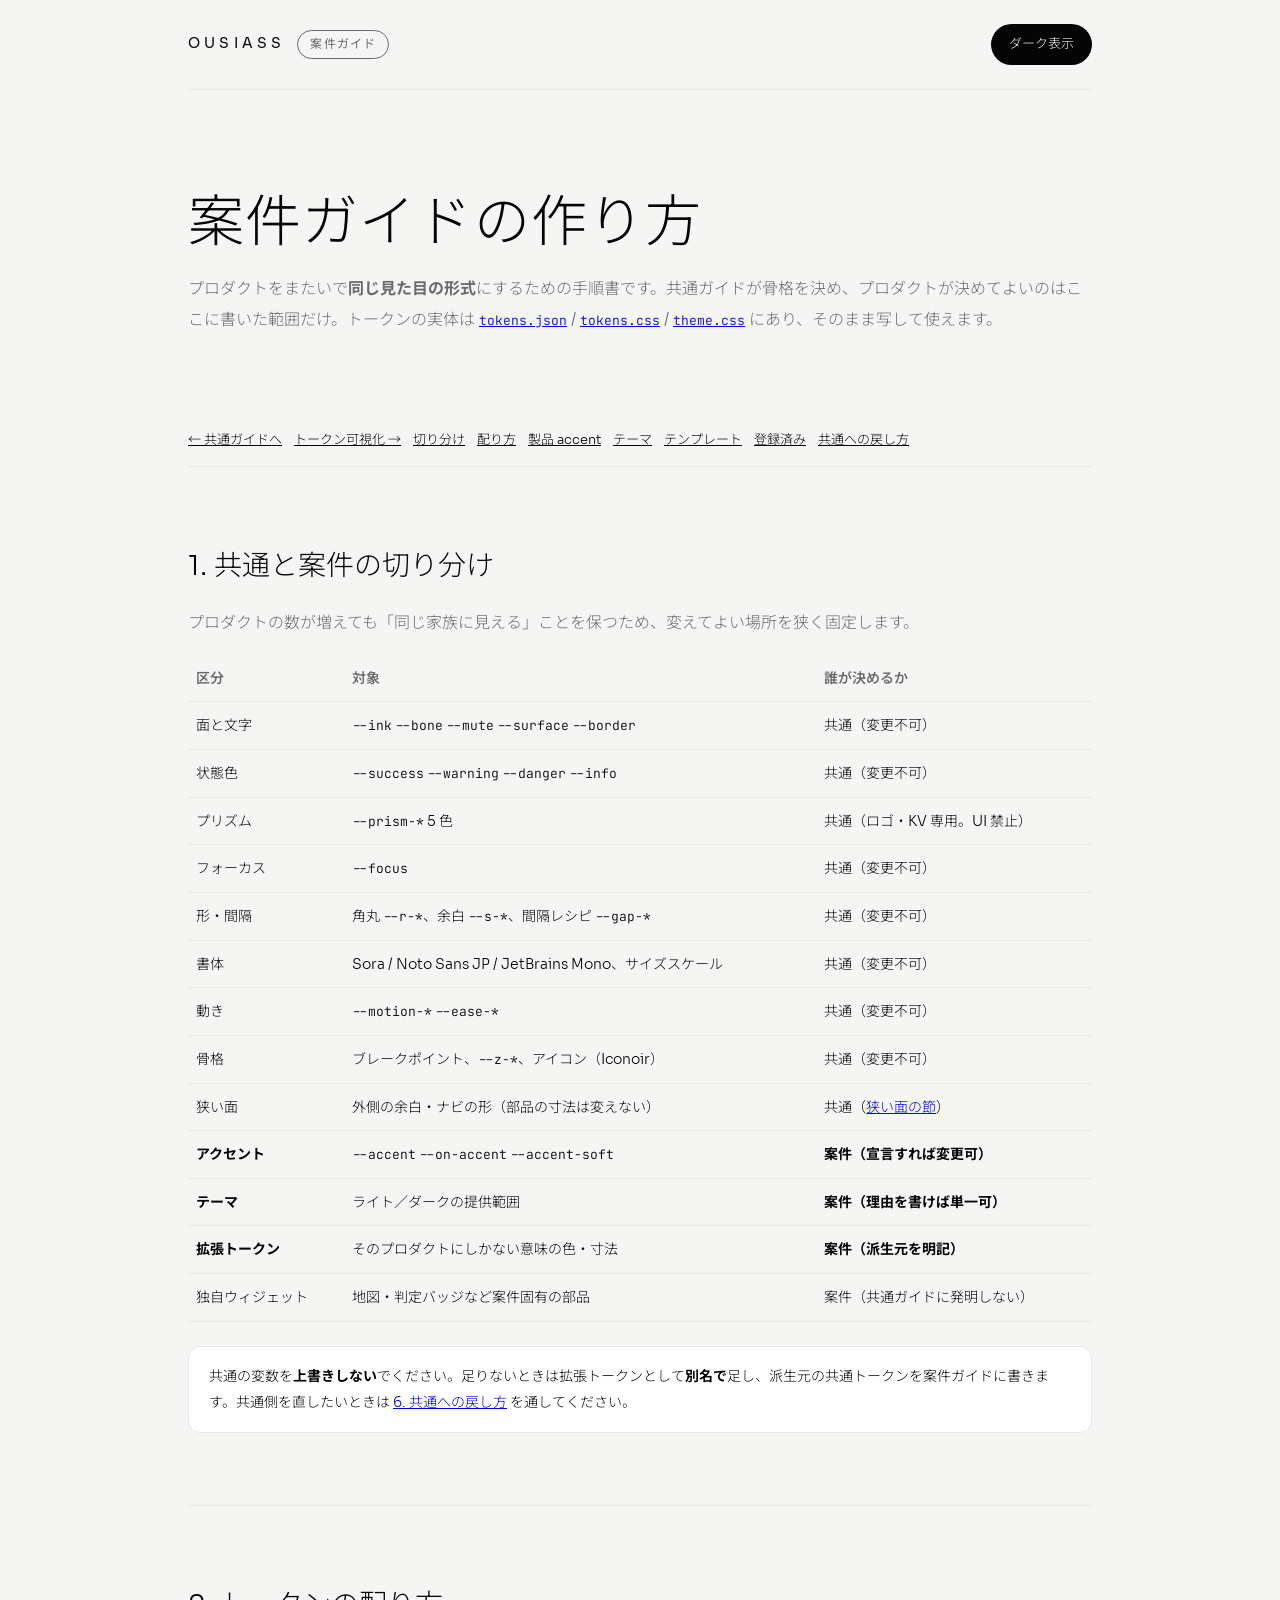
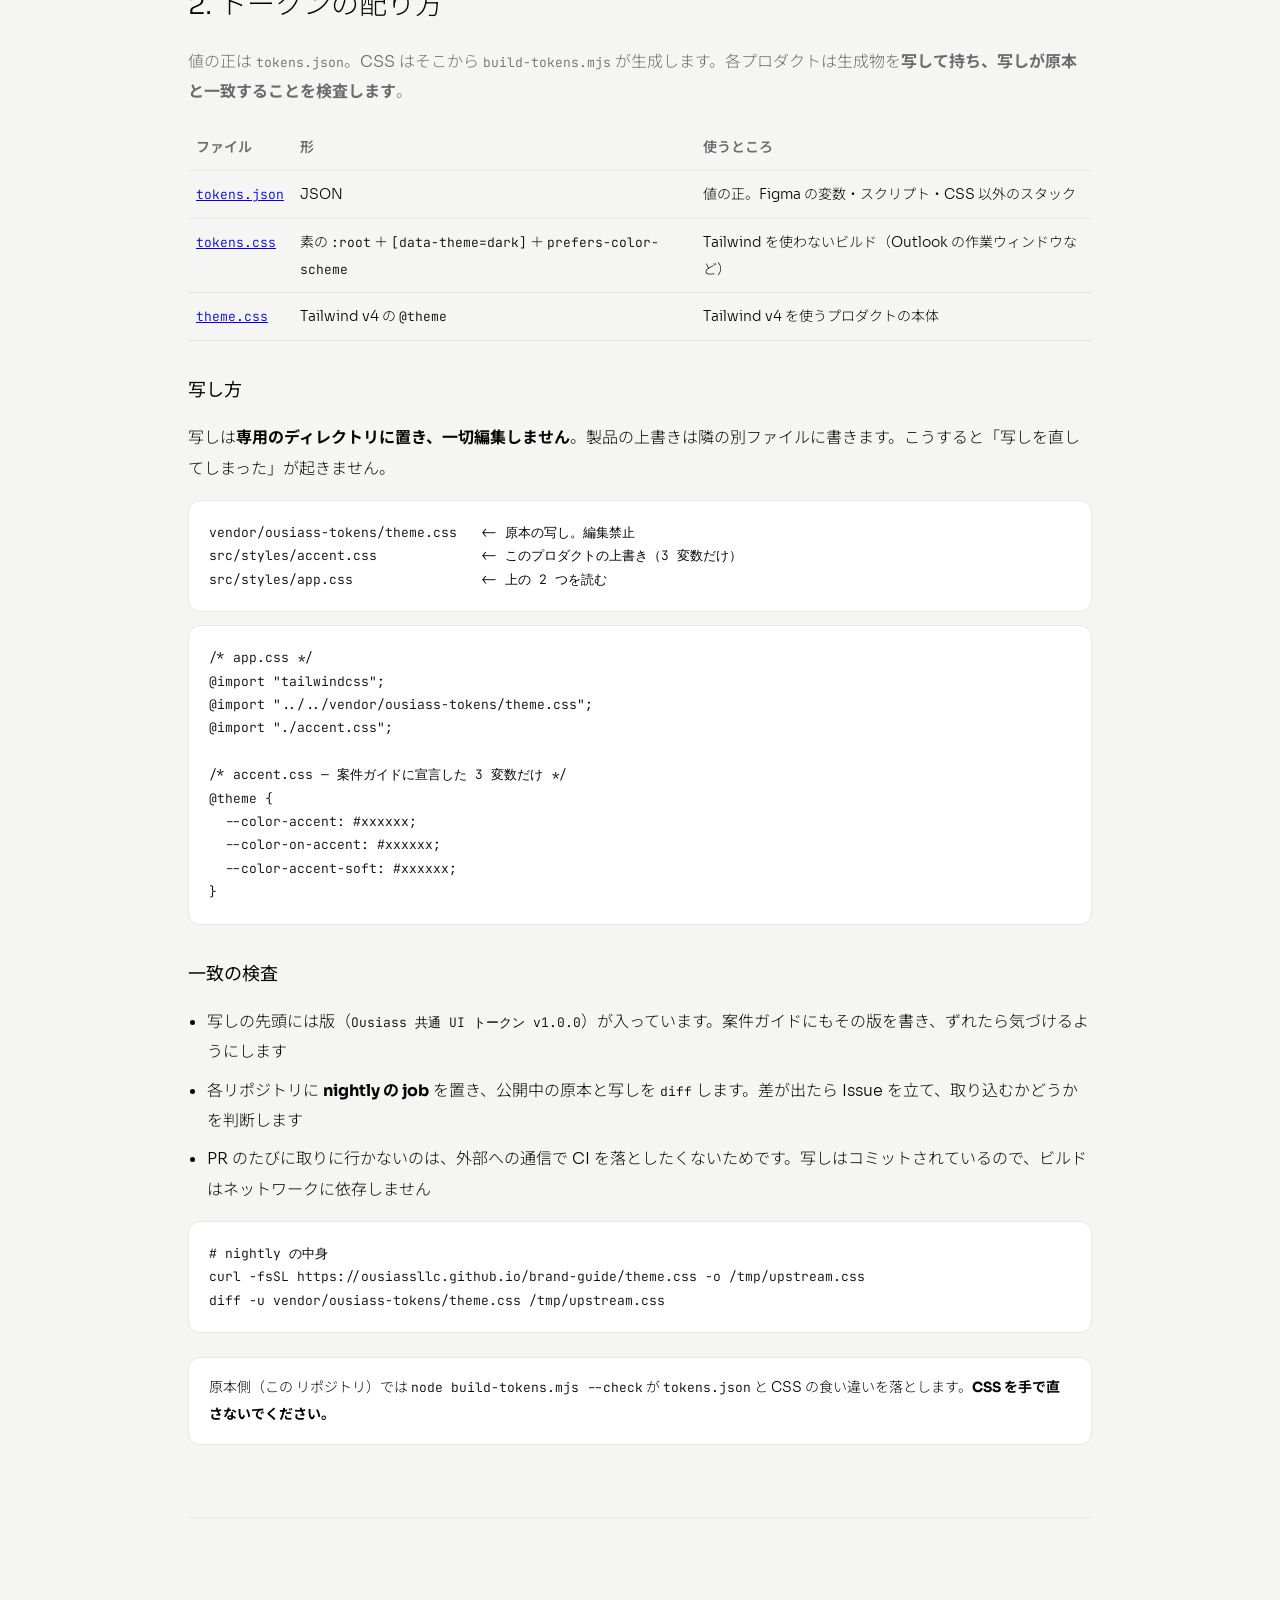
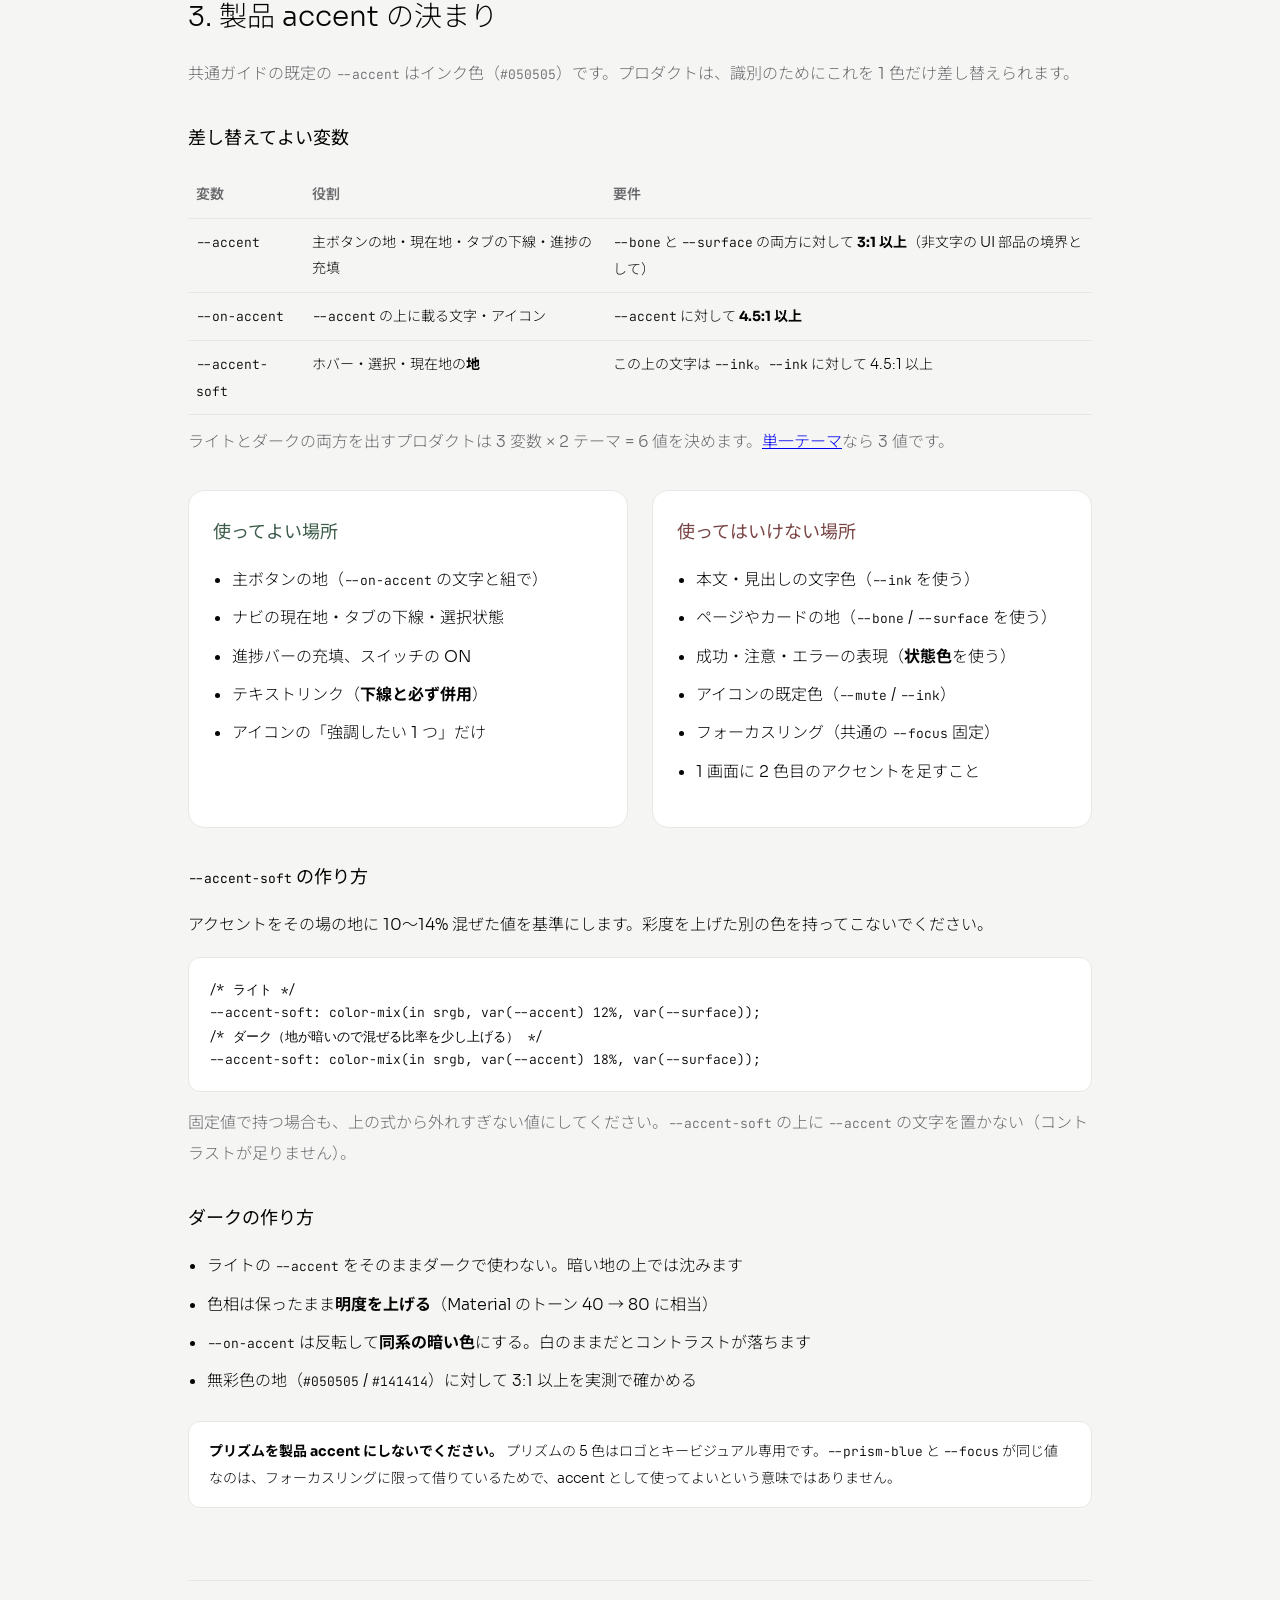
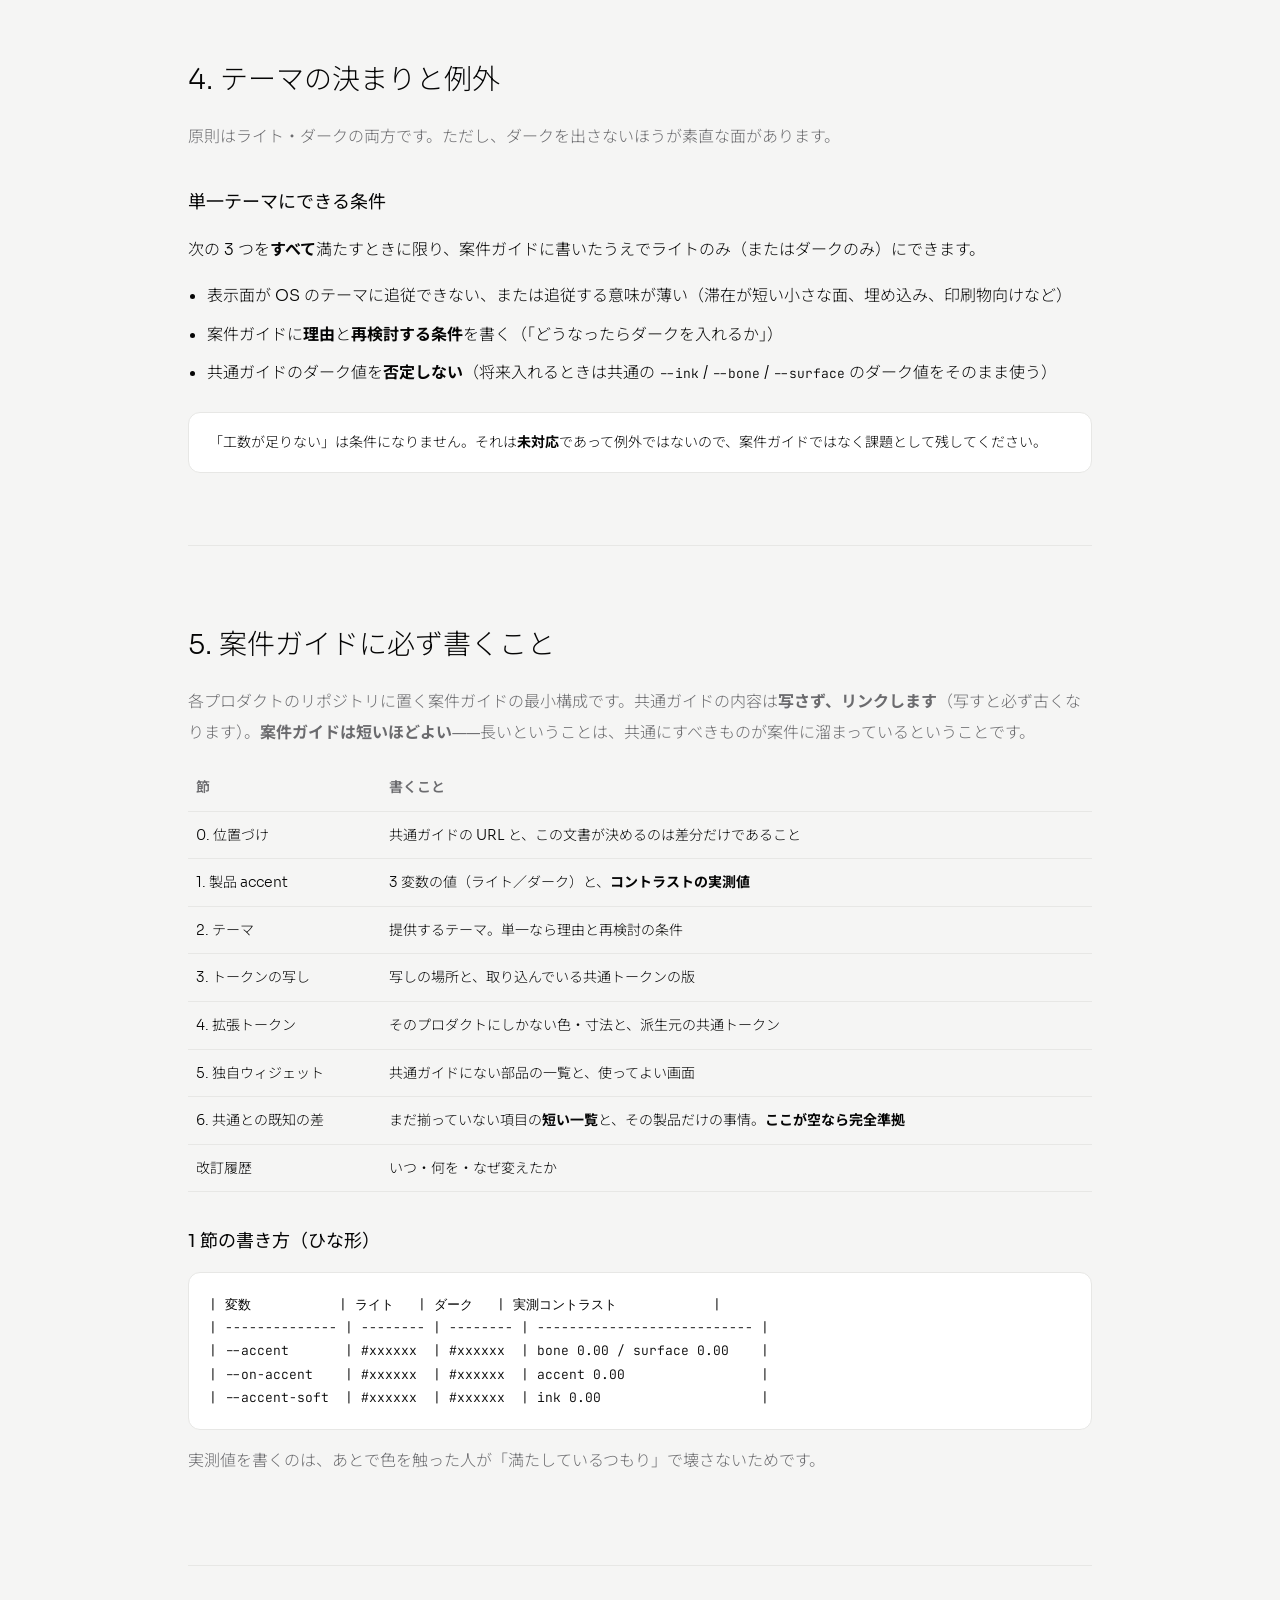
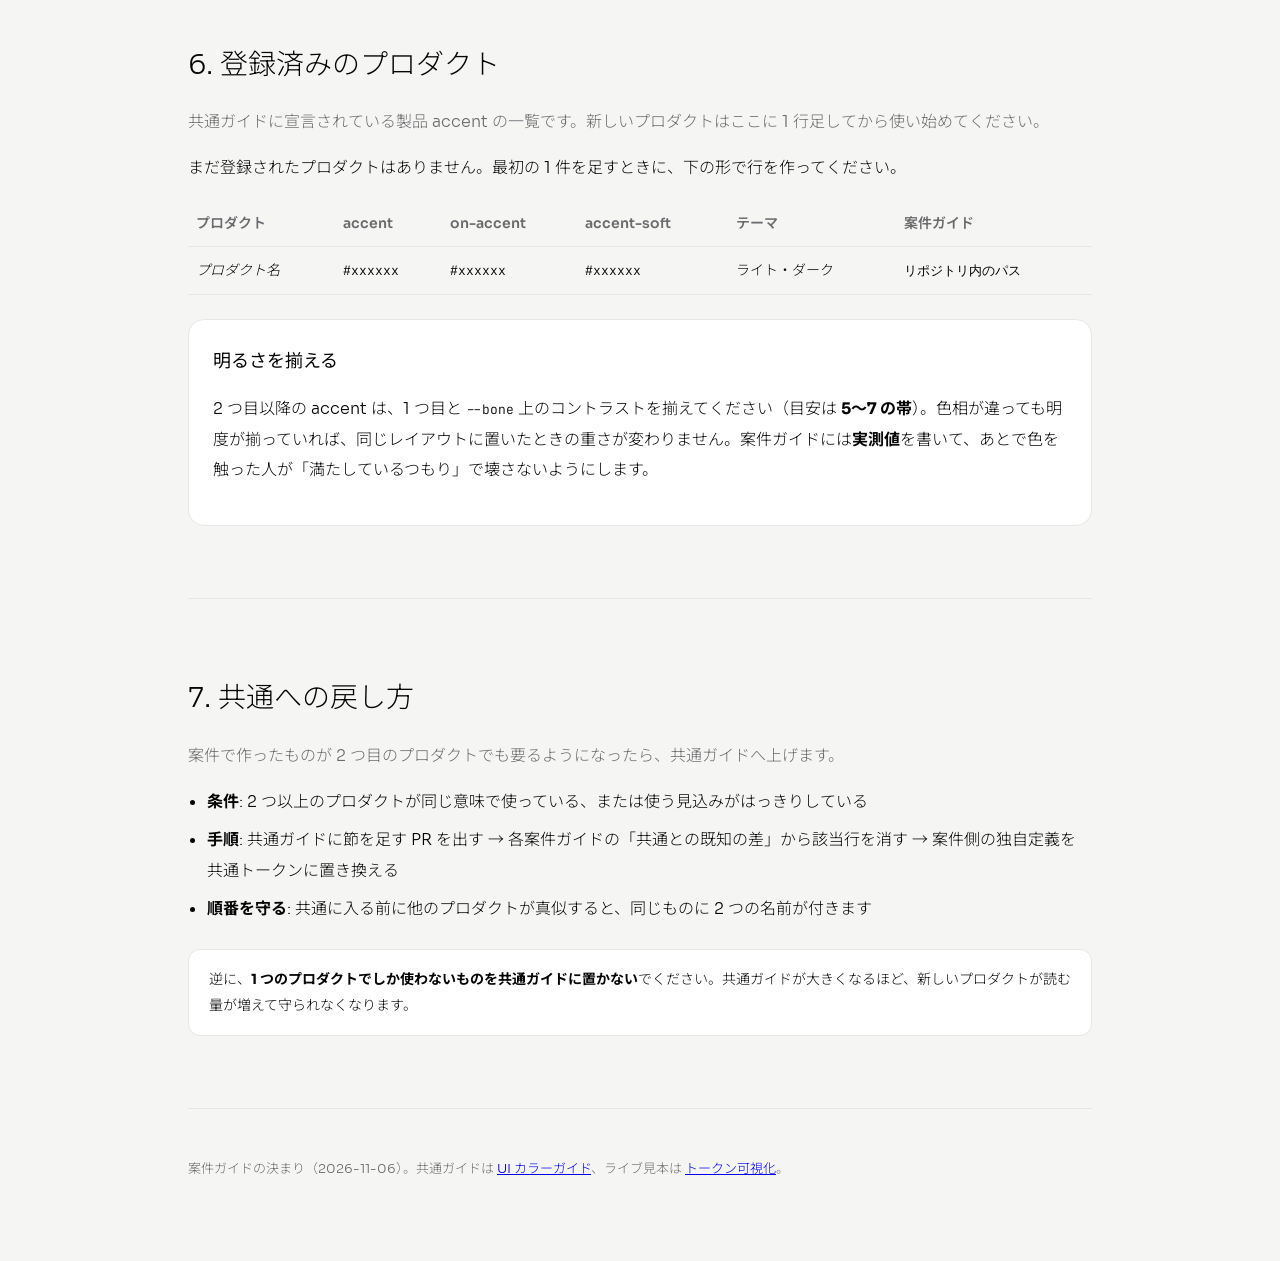
<file: product-guide.html>
<!doctype html>
<html lang="ja">
<head>
<meta charset="utf-8">
<meta name="viewport" content="width=device-width,initial-scale=1">
<title>案件ガイドの作り方 — Ousiass</title>
<link rel="preconnect" href="https://fonts.googleapis.com">
<link href="https://fonts.googleapis.com/css2?family=Noto+Sans+JP:wght@300;400;500;600&family=Sora:wght@600&family=JetBrains+Mono:wght@400;600&display=swap" rel="stylesheet">
<style>
@font-face{font-family:Sora;src:url(fonts/Sora-Light.ttf);font-weight:300}
@font-face{font-family:Sora;src:url(fonts/Sora-Regular.ttf);font-weight:400}
:root{--ink:#050505;--bone:#f5f5f4;--mute:#6b6b6e;--surface:#ffffff;--border:#e7e7e5;--accent:#050505;--accent-soft:#e7e7e5;--focus:#4a72d0;--success:#3d5c4a;--warning:#7a6a3a;--danger:#7a4545;--info:#4a5a6a;color-scheme:light}
[data-theme=dark]{--ink:#ffffff;--bone:#050505;--mute:#8b8b8e;--surface:#141414;--border:#2a2a2a;--accent:#f5f5f4;--accent-soft:#2a2a2a;--focus:#60a5fa;--success:#8fafa0;--warning:#c4b87a;--danger:#c49a9a;--info:#9aabbc;color-scheme:dark}
*{box-sizing:border-box}
body{margin:0;background:var(--bone);color:var(--ink);font:300 16px/1.9 Sora,"Noto Sans JP",sans-serif;transition:background .3s,color .3s}
.wrap{max-width:960px;margin:0 auto;padding:0 28px}
header{padding:96px 0 64px}
.top{display:flex;justify-content:space-between;align-items:center;padding:24px 0;border-bottom:1px solid var(--border)}
.logo{font-weight:400;letter-spacing:.3em;font-size:14px}
.badge{display:inline-block;border:1px solid var(--mute);color:var(--mute);border-radius:999px;padding:2px 12px;font-size:12px;letter-spacing:.1em;margin-left:12px}
h1{font-weight:300;font-size:clamp(32px,6vw,56px);line-height:1.3;margin:0 0 16px;letter-spacing:.02em}
h2{font-weight:300;font-size:28px;margin:0 0 8px}
h3{font-weight:400;font-size:18px;margin:32px 0 8px}
.lead,.sub{color:var(--mute)}
section{padding:72px 0;border-top:1px solid var(--border)}
.toggle{font:inherit;font-size:13px;background:var(--accent);color:var(--bone);border:0;border-radius:999px;padding:8px 18px;cursor:pointer}
.toggle:focus-visible,.hex button:focus-visible{outline:2px solid var(--focus);outline-offset:2px}
table{width:100%;border-collapse:collapse;font-size:14px;margin-top:16px}
th,td{text-align:left;padding:10px 8px;border-bottom:1px solid var(--border);vertical-align:top}
th{font-weight:600;color:var(--mute)}
.mono,code{font-family:"JetBrains Mono",ui-monospace,monospace;font-size:13px}
ul.p,ol.p{padding-left:1.2em}ul.p li,ol.p li{margin:8px 0}
.dd{display:grid;grid-template-columns:1fr 1fr;gap:24px;margin-top:32px}
@media(max-width:640px){.dd{grid-template-columns:1fr}header{padding:56px 0 40px}}
.dd>div{background:var(--surface);border:1px solid var(--border);border-radius:16px;padding:24px}
.dd h3{margin:0 0 8px;font-weight:400}
.tbox{background:var(--surface);border:1px solid var(--border);border-radius:16px;padding:24px;margin-top:24px}
.warn{margin-top:24px;padding:16px 20px;border:1px solid var(--border);border-radius:12px;background:var(--surface);font-size:14px}
.jump{font-size:13px;color:var(--mute)}.jump a{color:var(--ink);margin-right:12px}
footer{padding:48px 0 80px;color:var(--mute);font-size:13px;border-top:1px solid var(--border)}
.sw{display:inline-block;width:28px;height:28px;border-radius:8px;border:1px solid var(--border);vertical-align:-9px;margin-right:8px}
pre{background:var(--surface);border:1px solid var(--border);border-radius:12px;padding:20px;overflow-x:auto;font-family:"JetBrains Mono",ui-monospace,monospace;font-size:13px;line-height:1.8}
.ok{color:var(--success)}.ng{color:var(--danger)}
</style>
</head>
<body>
<div class="wrap">

<div class="top"><span class="logo">OUSIASS<span class="badge">案件ガイド</span></span><button class="toggle" id="t">ダーク表示</button></div>

<header>
<h1>案件ガイドの作り方</h1>
<p class="lead">プロダクトをまたいで<strong>同じ見た目の形式</strong>にするための手順書です。共通ガイドが骨格を決め、プロダクトが決めてよいのはここに書いた範囲だけ。トークンの実体は <a href="tokens.json"><code>tokens.json</code></a> / <a href="tokens.css"><code>tokens.css</code></a> / <a href="theme.css"><code>theme.css</code></a> にあり、そのまま写して使えます。</p>
</header>

<p class="jump"><a href="index.html">← 共通ガイドへ</a><a href="tokens-preview.html">トークン可視化 →</a><a href="#split">切り分け</a><a href="#dist">配り方</a><a href="#accent">製品 accent</a><a href="#theme">テーマ</a><a href="#template">テンプレート</a><a href="#registry">登録済み</a><a href="#promote">共通への戻し方</a></p>

<section id="split">
<h2>1. 共通と案件の切り分け</h2>
<p class="sub">プロダクトの数が増えても「同じ家族に見える」ことを保つため、変えてよい場所を狭く固定します。</p>

<table>
<tr><th>区分</th><th>対象</th><th>誰が決めるか</th></tr>
<tr><td>面と文字</td><td><code>--ink</code> <code>--bone</code> <code>--mute</code> <code>--surface</code> <code>--border</code></td><td>共通（変更不可）</td></tr>
<tr><td>状態色</td><td><code>--success</code> <code>--warning</code> <code>--danger</code> <code>--info</code></td><td>共通（変更不可）</td></tr>
<tr><td>プリズム</td><td><code>--prism-*</code> 5 色</td><td>共通（ロゴ・KV 専用。UI 禁止）</td></tr>
<tr><td>フォーカス</td><td><code>--focus</code></td><td>共通（変更不可）</td></tr>
<tr><td>形・間隔</td><td>角丸 <code>--r-*</code>、余白 <code>--s-*</code>、間隔レシピ <code>--gap-*</code></td><td>共通（変更不可）</td></tr>
<tr><td>書体</td><td>Sora / Noto Sans JP / JetBrains Mono、サイズスケール</td><td>共通（変更不可）</td></tr>
<tr><td>動き</td><td><code>--motion-*</code> <code>--ease-*</code></td><td>共通（変更不可）</td></tr>
<tr><td>骨格</td><td>ブレークポイント、<code>--z-*</code>、アイコン（Iconoir）</td><td>共通（変更不可）</td></tr>
<tr><td>狭い面</td><td>外側の余白・ナビの形（部品の寸法は変えない）</td><td>共通（<a href="index.html#narrow">狭い面の節</a>）</td></tr>
<tr><td><strong>アクセント</strong></td><td><code>--accent</code> <code>--on-accent</code> <code>--accent-soft</code></td><td><strong>案件（宣言すれば変更可）</strong></td></tr>
<tr><td><strong>テーマ</strong></td><td>ライト／ダークの提供範囲</td><td><strong>案件（理由を書けば単一可）</strong></td></tr>
<tr><td><strong>拡張トークン</strong></td><td>そのプロダクトにしかない意味の色・寸法</td><td><strong>案件（派生元を明記）</strong></td></tr>
<tr><td>独自ウィジェット</td><td>地図・判定バッジなど案件固有の部品</td><td>案件（共通ガイドに発明しない）</td></tr>
</table>

<div class="warn">
共通の変数を<strong>上書きしない</strong>でください。足りないときは拡張トークンとして<strong>別名で</strong>足し、派生元の共通トークンを案件ガイドに書きます。共通側を直したいときは <a href="#promote">6. 共通への戻し方</a> を通してください。
</div>
</section>

<section id="dist">
<h2>2. トークンの配り方</h2>
<p class="sub">値の正は <code>tokens.json</code>。CSS はそこから <code>build-tokens.mjs</code> が生成します。各プロダクトは生成物を<strong>写して持ち、写しが原本と一致することを検査します</strong>。</p>

<table>
<tr><th>ファイル</th><th>形</th><th>使うところ</th></tr>
<tr><td><a href="tokens.json"><code>tokens.json</code></a></td><td>JSON</td><td>値の正。Figma の変数・スクリプト・CSS 以外のスタック</td></tr>
<tr><td><a href="tokens.css"><code>tokens.css</code></a></td><td>素の <code>:root</code> ＋ <code>[data-theme=dark]</code> ＋ <code>prefers-color-scheme</code></td><td>Tailwind を使わないビルド（Outlook の作業ウィンドウなど）</td></tr>
<tr><td><a href="theme.css"><code>theme.css</code></a></td><td>Tailwind v4 の <code>@theme</code></td><td>Tailwind v4 を使うプロダクトの本体</td></tr>
</table>

<h3>写し方</h3>
<p>写しは<strong>専用のディレクトリに置き、一切編集しません</strong>。製品の上書きは隣の別ファイルに書きます。こうすると「写しを直してしまった」が起きません。</p>
<pre>vendor/ousiass-tokens/theme.css   &lt;- 原本の写し。編集禁止
src/styles/accent.css             &lt;- このプロダクトの上書き（3 変数だけ）
src/styles/app.css                &lt;- 上の 2 つを読む</pre>
<pre>/* app.css */
@import "tailwindcss";
@import "../../vendor/ousiass-tokens/theme.css";
@import "./accent.css";

/* accent.css — 案件ガイドに宣言した 3 変数だけ */
@theme {
  --color-accent: #xxxxxx;
  --color-on-accent: #xxxxxx;
  --color-accent-soft: #xxxxxx;
}</pre>

<h3>一致の検査</h3>
<ul class="p">
<li>写しの先頭には版（<code>Ousiass 共通 UI トークン v1.0.0</code>）が入っています。案件ガイドにもその版を書き、ずれたら気づけるようにします</li>
<li>各リポジトリに <strong>nightly の job</strong> を置き、公開中の原本と写しを <code>diff</code> します。差が出たら Issue を立て、取り込むかどうかを判断します</li>
<li>PR のたびに取りに行かないのは、外部への通信で CI を落としたくないためです。写しはコミットされているので、ビルドはネットワークに依存しません</li>
</ul>
<pre># nightly の中身
curl -fsSL https://ousiassllc.github.io/brand-guide/theme.css -o /tmp/upstream.css
diff -u vendor/ousiass-tokens/theme.css /tmp/upstream.css</pre>

<div class="warn">
原本側（この リポジトリ）では <code>node build-tokens.mjs --check</code> が <code>tokens.json</code> と CSS の食い違いを落とします。<strong>CSS を手で直さないでください。</strong>
</div>
</section>

<section id="accent">
<h2>3. 製品 accent の決まり</h2>
<p class="sub">共通ガイドの既定の <code>--accent</code> はインク色（<code>#050505</code>）です。プロダクトは、識別のためにこれを 1 色だけ差し替えられます。</p>

<h3>差し替えてよい変数</h3>
<table>
<tr><th>変数</th><th>役割</th><th>要件</th></tr>
<tr><td><code>--accent</code></td><td>主ボタンの地・現在地・タブの下線・進捗の充填</td><td><code>--bone</code> と <code>--surface</code> の両方に対して <strong>3:1 以上</strong>（非文字の UI 部品の境界として）</td></tr>
<tr><td><code>--on-accent</code></td><td><code>--accent</code> の上に載る文字・アイコン</td><td><code>--accent</code> に対して <strong>4.5:1 以上</strong></td></tr>
<tr><td><code>--accent-soft</code></td><td>ホバー・選択・現在地の<strong>地</strong></td><td>この上の文字は <code>--ink</code>。<code>--ink</code> に対して 4.5:1 以上</td></tr>
</table>
<p class="sub" style="margin-top:12px">ライトとダークの両方を出すプロダクトは 3 変数 × 2 テーマ = 6 値を決めます。<a href="#theme">単一テーマ</a>なら 3 値です。</p>

<div class="dd">
<div>
<h3 class="ok">使ってよい場所</h3>
<ul class="p">
<li>主ボタンの地（<code>--on-accent</code> の文字と組で）</li>
<li>ナビの現在地・タブの下線・選択状態</li>
<li>進捗バーの充填、スイッチの ON</li>
<li>テキストリンク（<strong>下線と必ず併用</strong>）</li>
<li>アイコンの「強調したい 1 つ」だけ</li>
</ul>
</div>
<div>
<h3 class="ng">使ってはいけない場所</h3>
<ul class="p">
<li>本文・見出しの文字色（<code>--ink</code> を使う）</li>
<li>ページやカードの地（<code>--bone</code> / <code>--surface</code> を使う）</li>
<li>成功・注意・エラーの表現（<strong>状態色</strong>を使う）</li>
<li>アイコンの既定色（<code>--mute</code> / <code>--ink</code>）</li>
<li>フォーカスリング（共通の <code>--focus</code> 固定）</li>
<li>1 画面に 2 色目のアクセントを足すこと</li>
</ul>
</div>
</div>

<h3><code>--accent-soft</code> の作り方</h3>
<p>アクセントをその場の地に 10〜14% 混ぜた値を基準にします。彩度を上げた別の色を持ってこないでください。</p>
<pre>/* ライト */
--accent-soft: color-mix(in srgb, var(--accent) 12%, var(--surface));
/* ダーク（地が暗いので混ぜる比率を少し上げる） */
--accent-soft: color-mix(in srgb, var(--accent) 18%, var(--surface));</pre>
<p class="sub">固定値で持つ場合も、上の式から外れすぎない値にしてください。<code>--accent-soft</code> の上に <code>--accent</code> の文字を置かない（コントラストが足りません）。</p>

<h3>ダークの作り方</h3>
<ul class="p">
<li>ライトの <code>--accent</code> をそのままダークで使わない。暗い地の上では沈みます</li>
<li>色相は保ったまま<strong>明度を上げる</strong>（Material のトーン 40 → 80 に相当）</li>
<li><code>--on-accent</code> は反転して<strong>同系の暗い色</strong>にする。白のままだとコントラストが落ちます</li>
<li>無彩色の地（<code>#050505</code> / <code>#141414</code>）に対して 3:1 以上を実測で確かめる</li>
</ul>

<div class="warn">
<strong>プリズムを製品 accent にしないでください。</strong> プリズムの 5 色はロゴとキービジュアル専用です。<code>--prism-blue</code> と <code>--focus</code> が同じ値なのは、フォーカスリングに限って借りているためで、accent として使ってよいという意味ではありません。
</div>
</section>

<section id="theme">
<h2>4. テーマの決まりと例外</h2>
<p class="sub">原則はライト・ダークの両方です。ただし、ダークを出さないほうが素直な面があります。</p>

<h3>単一テーマにできる条件</h3>
<p>次の 3 つを<strong>すべて</strong>満たすときに限り、案件ガイドに書いたうえでライトのみ（またはダークのみ）にできます。</p>
<ul class="p">
<li>表示面が OS のテーマに追従できない、または追従する意味が薄い（滞在が短い小さな面、埋め込み、印刷物向けなど）</li>
<li>案件ガイドに<strong>理由</strong>と<strong>再検討する条件</strong>を書く（「どうなったらダークを入れるか」）</li>
<li>共通ガイドのダーク値を<strong>否定しない</strong>（将来入れるときは共通の <code>--ink</code> / <code>--bone</code> / <code>--surface</code> のダーク値をそのまま使う）</li>
</ul>

<div class="warn">
「工数が足りない」は条件になりません。それは<strong>未対応</strong>であって例外ではないので、案件ガイドではなく課題として残してください。
</div>
</section>


<section id="template">
<h2>5. 案件ガイドに必ず書くこと</h2>
<p class="sub">各プロダクトのリポジトリに置く案件ガイドの最小構成です。共通ガイドの内容は<strong>写さず、リンクします</strong>（写すと必ず古くなります）。<strong>案件ガイドは短いほどよい</strong>——長いということは、共通にすべきものが案件に溜まっているということです。</p>

<table>
<tr><th>節</th><th>書くこと</th></tr>
<tr><td>0. 位置づけ</td><td>共通ガイドの URL と、この文書が決めるのは差分だけであること</td></tr>
<tr><td>1. 製品 accent</td><td>3 変数の値（ライト／ダーク）と、<strong>コントラストの実測値</strong></td></tr>
<tr><td>2. テーマ</td><td>提供するテーマ。単一なら理由と再検討の条件</td></tr>
<tr><td>3. トークンの写し</td><td>写しの場所と、取り込んでいる共通トークンの版</td></tr>
<tr><td>4. 拡張トークン</td><td>そのプロダクトにしかない色・寸法と、派生元の共通トークン</td></tr>
<tr><td>5. 独自ウィジェット</td><td>共通ガイドにない部品の一覧と、使ってよい画面</td></tr>
<tr><td>6. 共通との既知の差</td><td>まだ揃っていない項目の<strong>短い一覧</strong>と、その製品だけの事情。<strong>ここが空なら完全準拠</strong></td></tr>
<tr><td>改訂履歴</td><td>いつ・何を・なぜ変えたか</td></tr>
</table>

<h3>1 節の書き方（ひな形）</h3>
<pre>| 変数           | ライト   | ダーク   | 実測コントラスト            |
| -------------- | -------- | -------- | --------------------------- |
| --accent       | #xxxxxx  | #xxxxxx  | bone 0.00 / surface 0.00    |
| --on-accent    | #xxxxxx  | #xxxxxx  | accent 0.00                 |
| --accent-soft  | #xxxxxx  | #xxxxxx  | ink 0.00                    |</pre>
<p class="sub">実測値を書くのは、あとで色を触った人が「満たしているつもり」で壊さないためです。</p>
</section>

<section id="registry">
<h2>6. 登録済みのプロダクト</h2>
<p class="sub">共通ガイドに宣言されている製品 accent の一覧です。新しいプロダクトはここに 1 行足してから使い始めてください。</p>

<p>まだ登録されたプロダクトはありません。最初の 1 件を足すときに、下の形で行を作ってください。</p>
<table>
<tr><th>プロダクト</th><th>accent</th><th>on-accent</th><th>accent-soft</th><th>テーマ</th><th>案件ガイド</th></tr>
<tr><td><em>プロダクト名</em></td><td><code>#xxxxxx</code></td><td><code>#xxxxxx</code></td><td><code>#xxxxxx</code></td><td>ライト・ダーク</td><td><code>リポジトリ内のパス</code></td></tr>
</table>
<div class="tbox"><h3 style="margin-top:0">明るさを揃える</h3><p>2 つ目以降の accent は、1 つ目と <code>--bone</code> 上のコントラストを揃えてください（目安は <strong>5〜7 の帯</strong>）。色相が違っても明度が揃っていれば、同じレイアウトに置いたときの重さが変わりません。案件ガイドには<strong>実測値</strong>を書いて、あとで色を触った人が「満たしているつもり」で壊さないようにします。</p></div>
</section>

<section id="promote">
<h2>7. 共通への戻し方</h2>
<p class="sub">案件で作ったものが 2 つ目のプロダクトでも要るようになったら、共通ガイドへ上げます。</p>
<ul class="p">
<li><strong>条件</strong>: 2 つ以上のプロダクトが同じ意味で使っている、または使う見込みがはっきりしている</li>
<li><strong>手順</strong>: 共通ガイドに節を足す PR を出す → 各案件ガイドの「共通との既知の差」から該当行を消す → 案件側の独自定義を共通トークンに置き換える</li>
<li><strong>順番を守る</strong>: 共通に入る前に他のプロダクトが真似すると、同じものに 2 つの名前が付きます</li>
</ul>
<div class="warn">
逆に、<strong>1 つのプロダクトでしか使わないものを共通ガイドに置かない</strong>でください。共通ガイドが大きくなるほど、新しいプロダクトが読む量が増えて守られなくなります。
</div>
</section>

<footer>案件ガイドの決まり（2026-11-06）。共通ガイドは <a href="index.html">UI カラーガイド</a>、ライブ見本は <a href="tokens-preview.html">トークン可視化</a>。</footer>

</div>
<script>
const h=document.documentElement,t=document.getElementById('t');
function set(m){h.dataset.theme=m;t.textContent=m==='dark'?'ライト表示':'ダーク表示';localStorage.theme=m}
set(localStorage.theme||(matchMedia('(prefers-color-scheme: dark)').matches?'dark':'light'));
t.onclick=()=>set(h.dataset.theme==='dark'?'light':'dark');
</script>
</body>
</html>
</file>
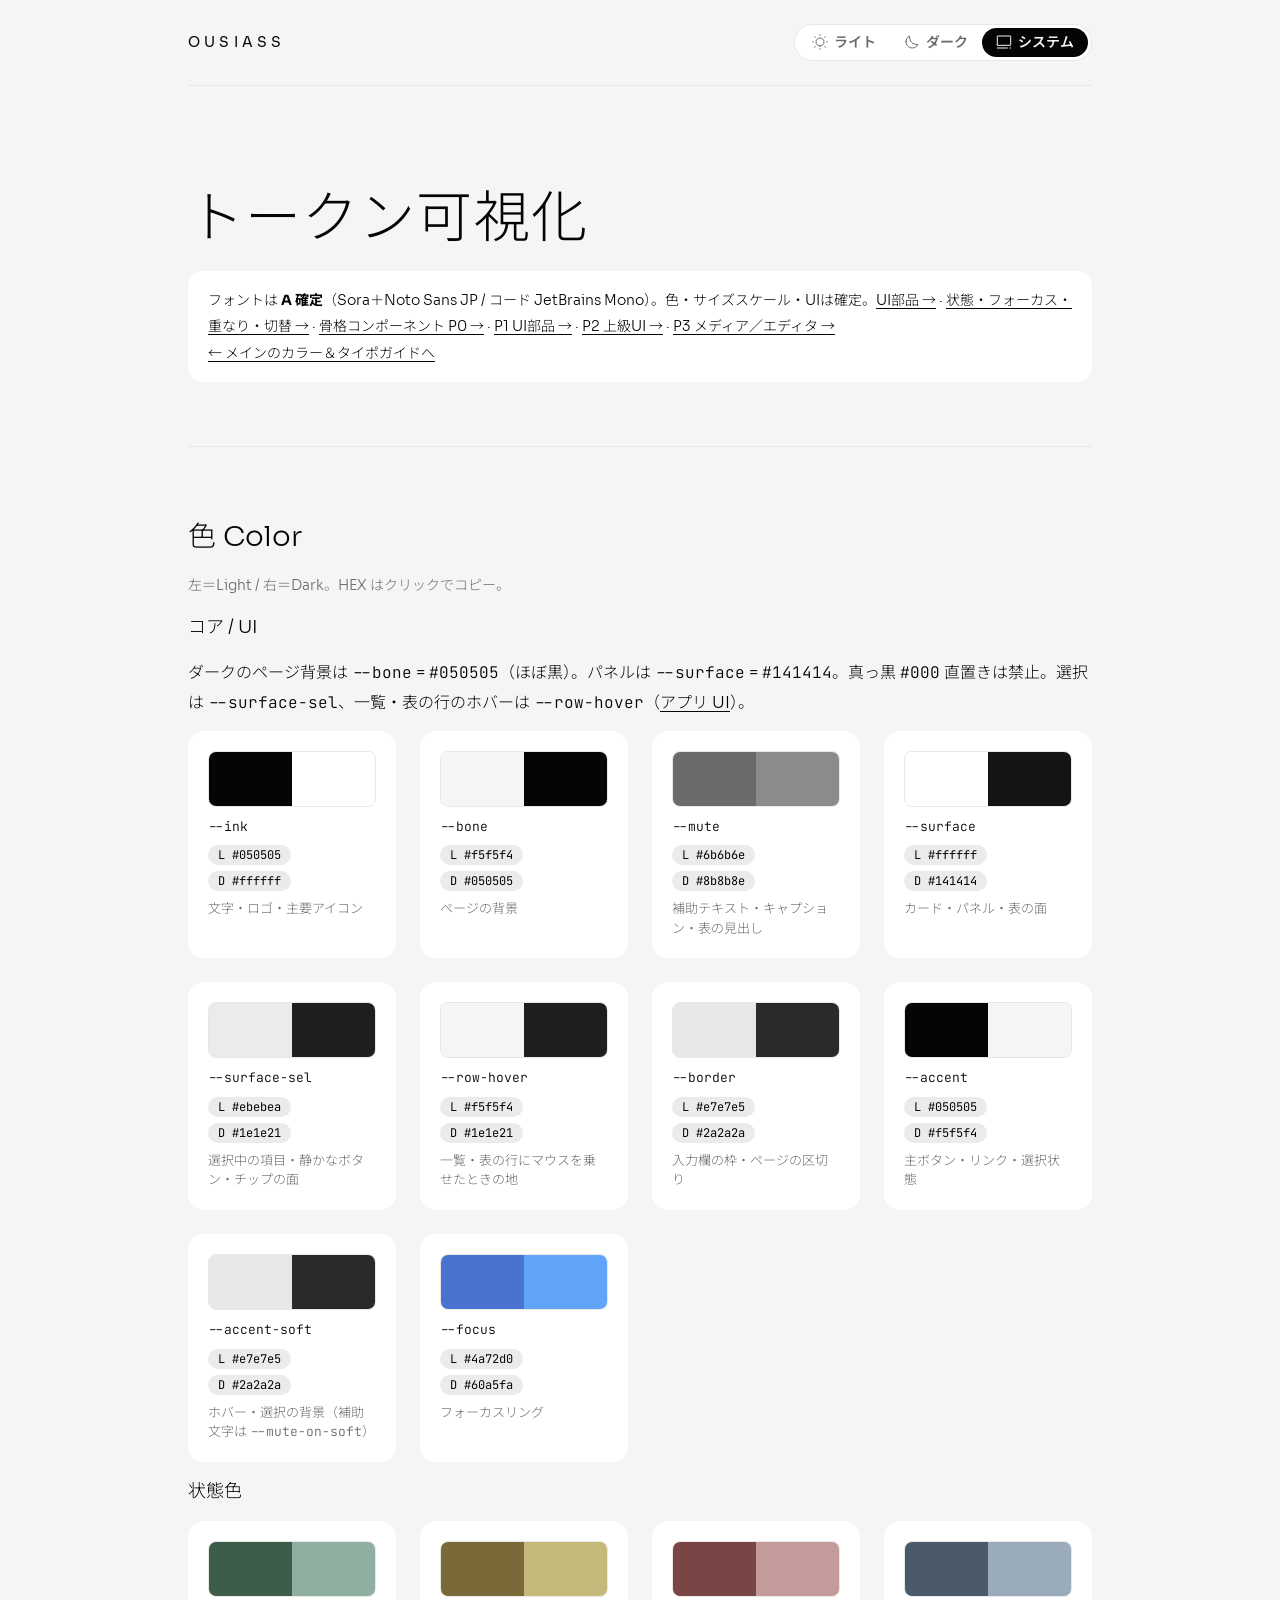
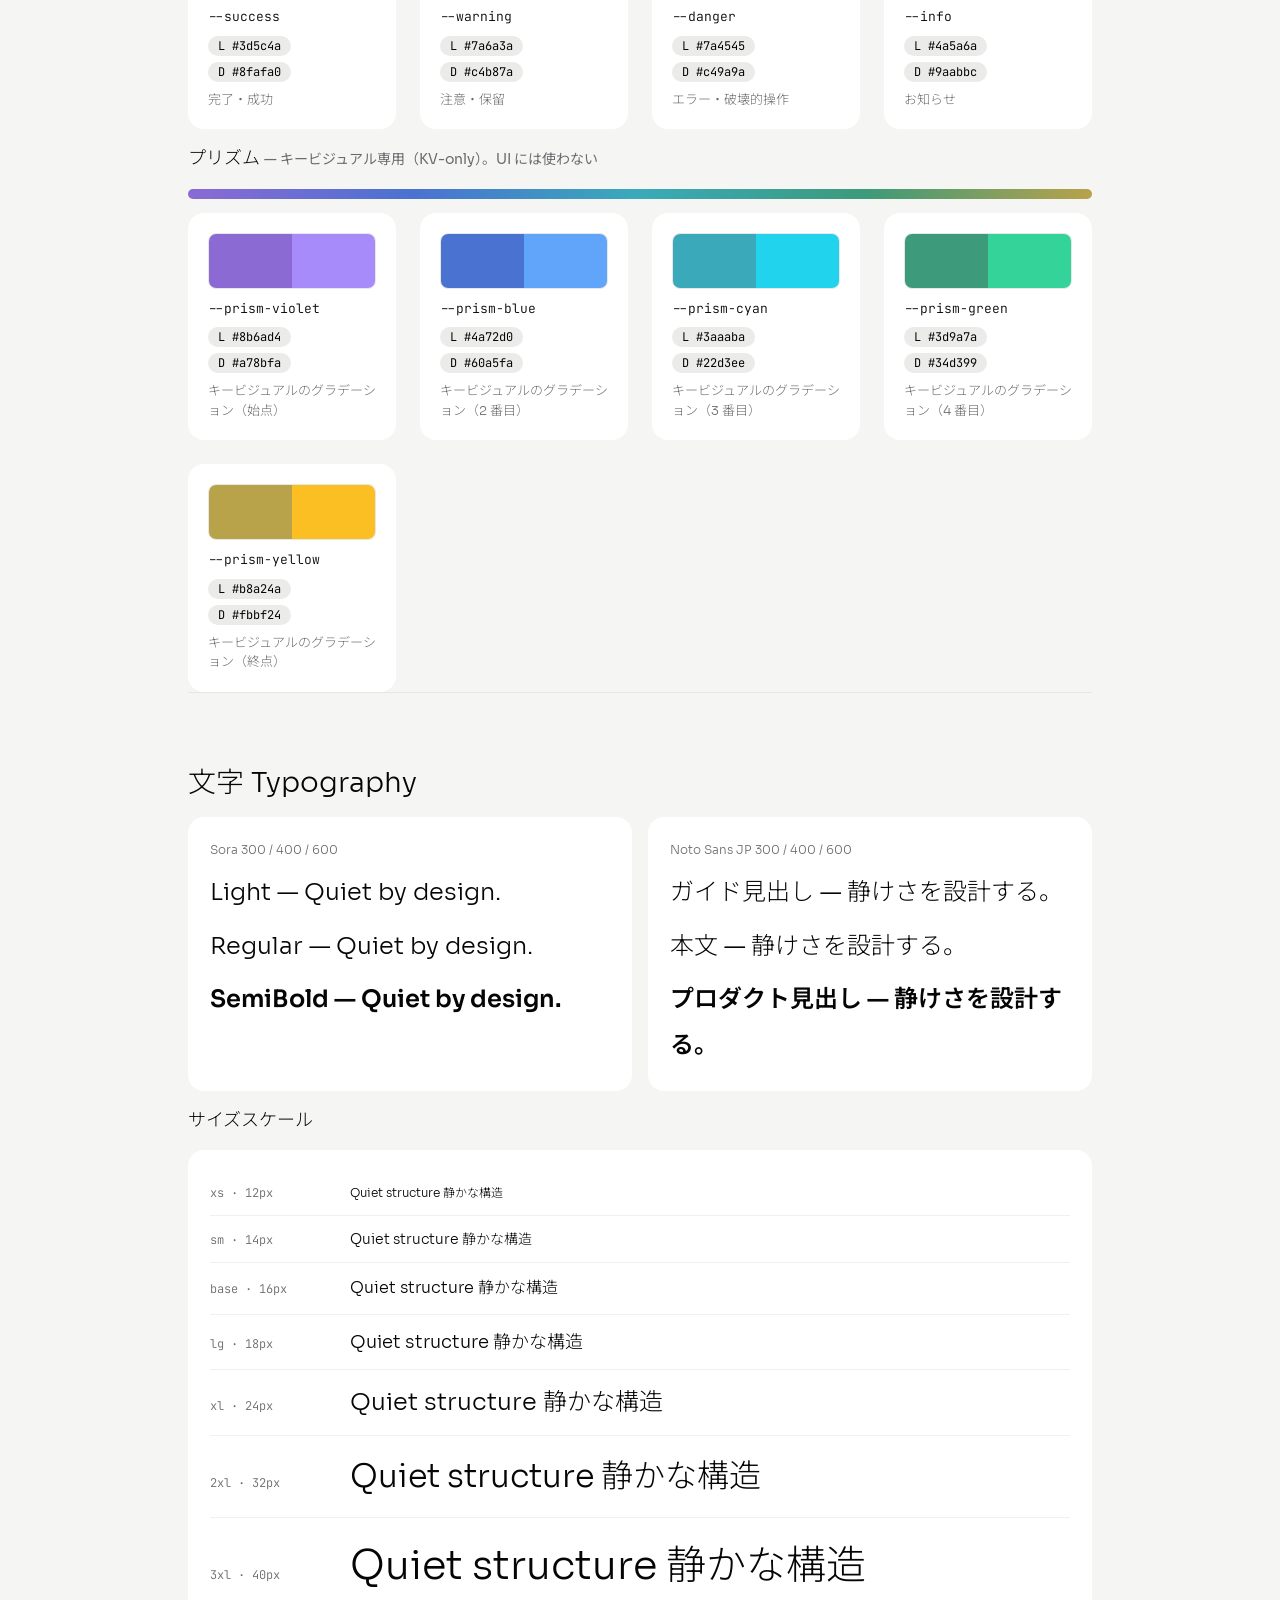
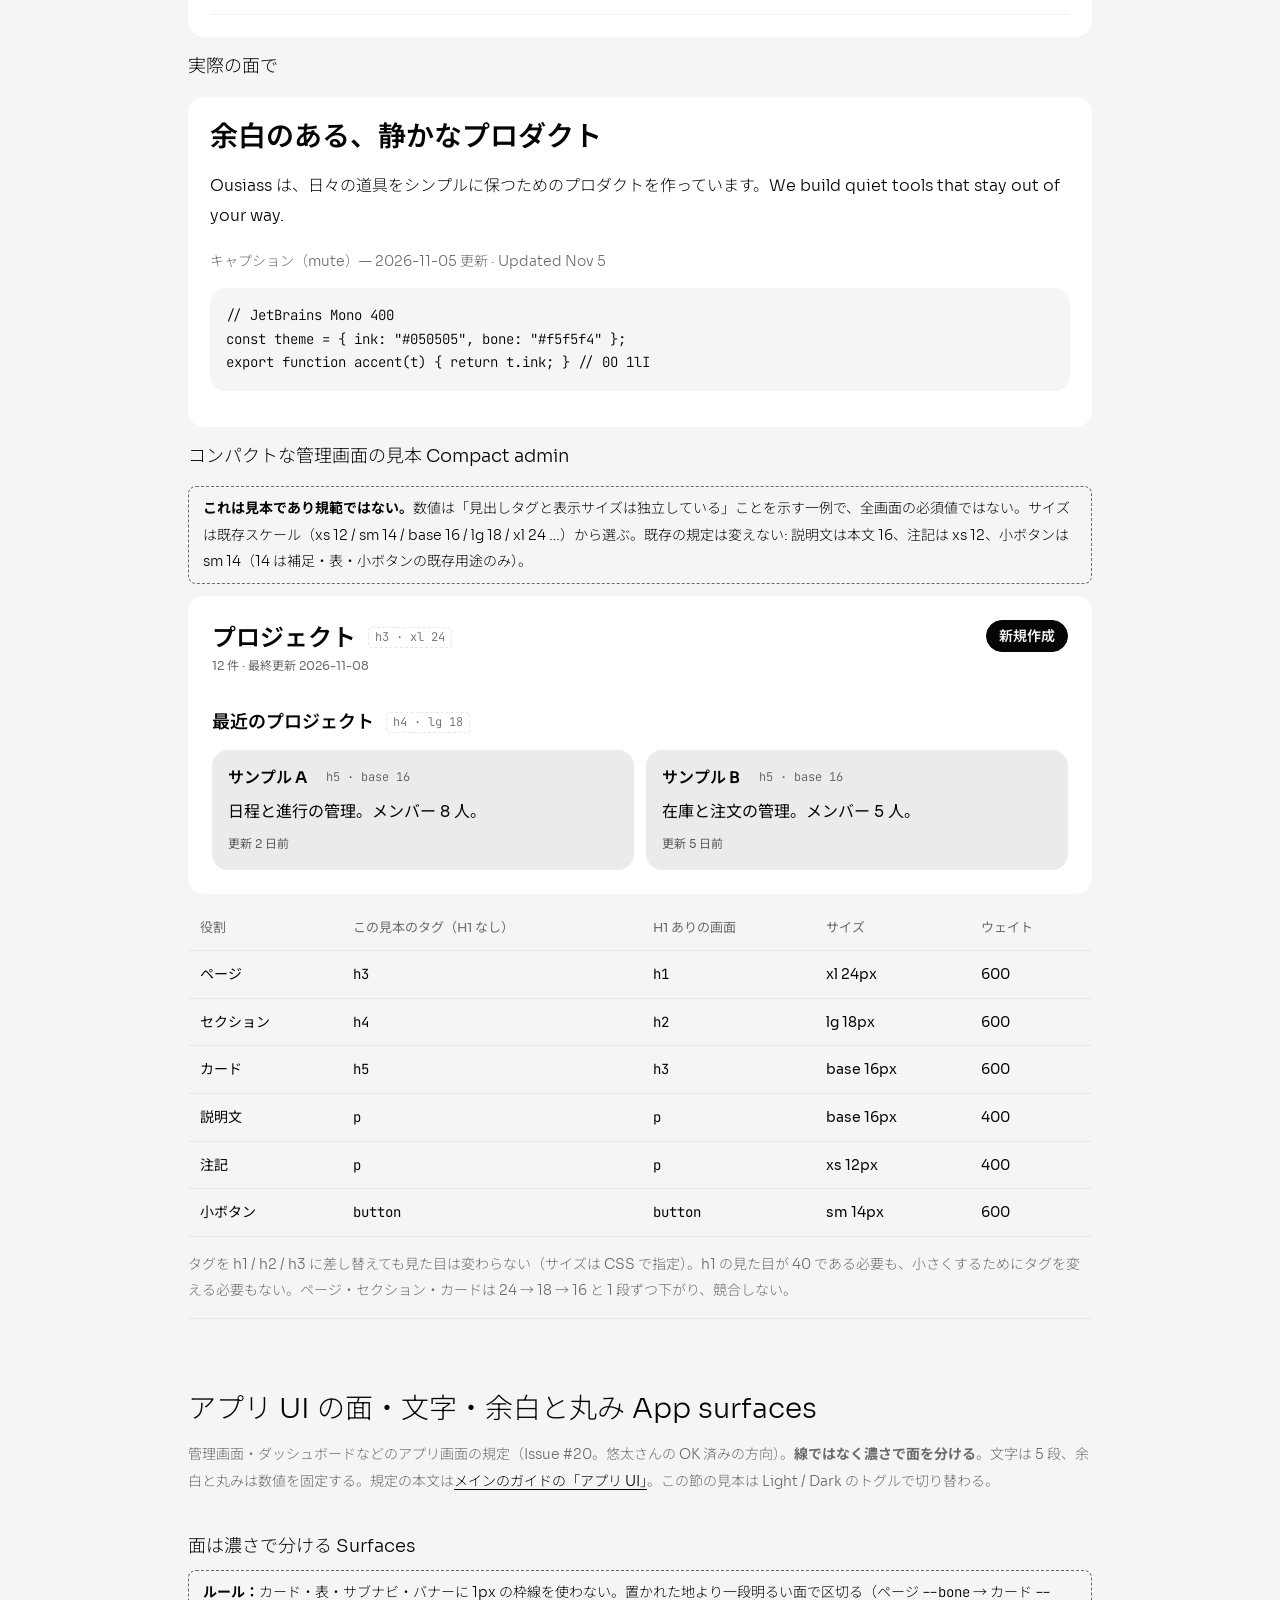
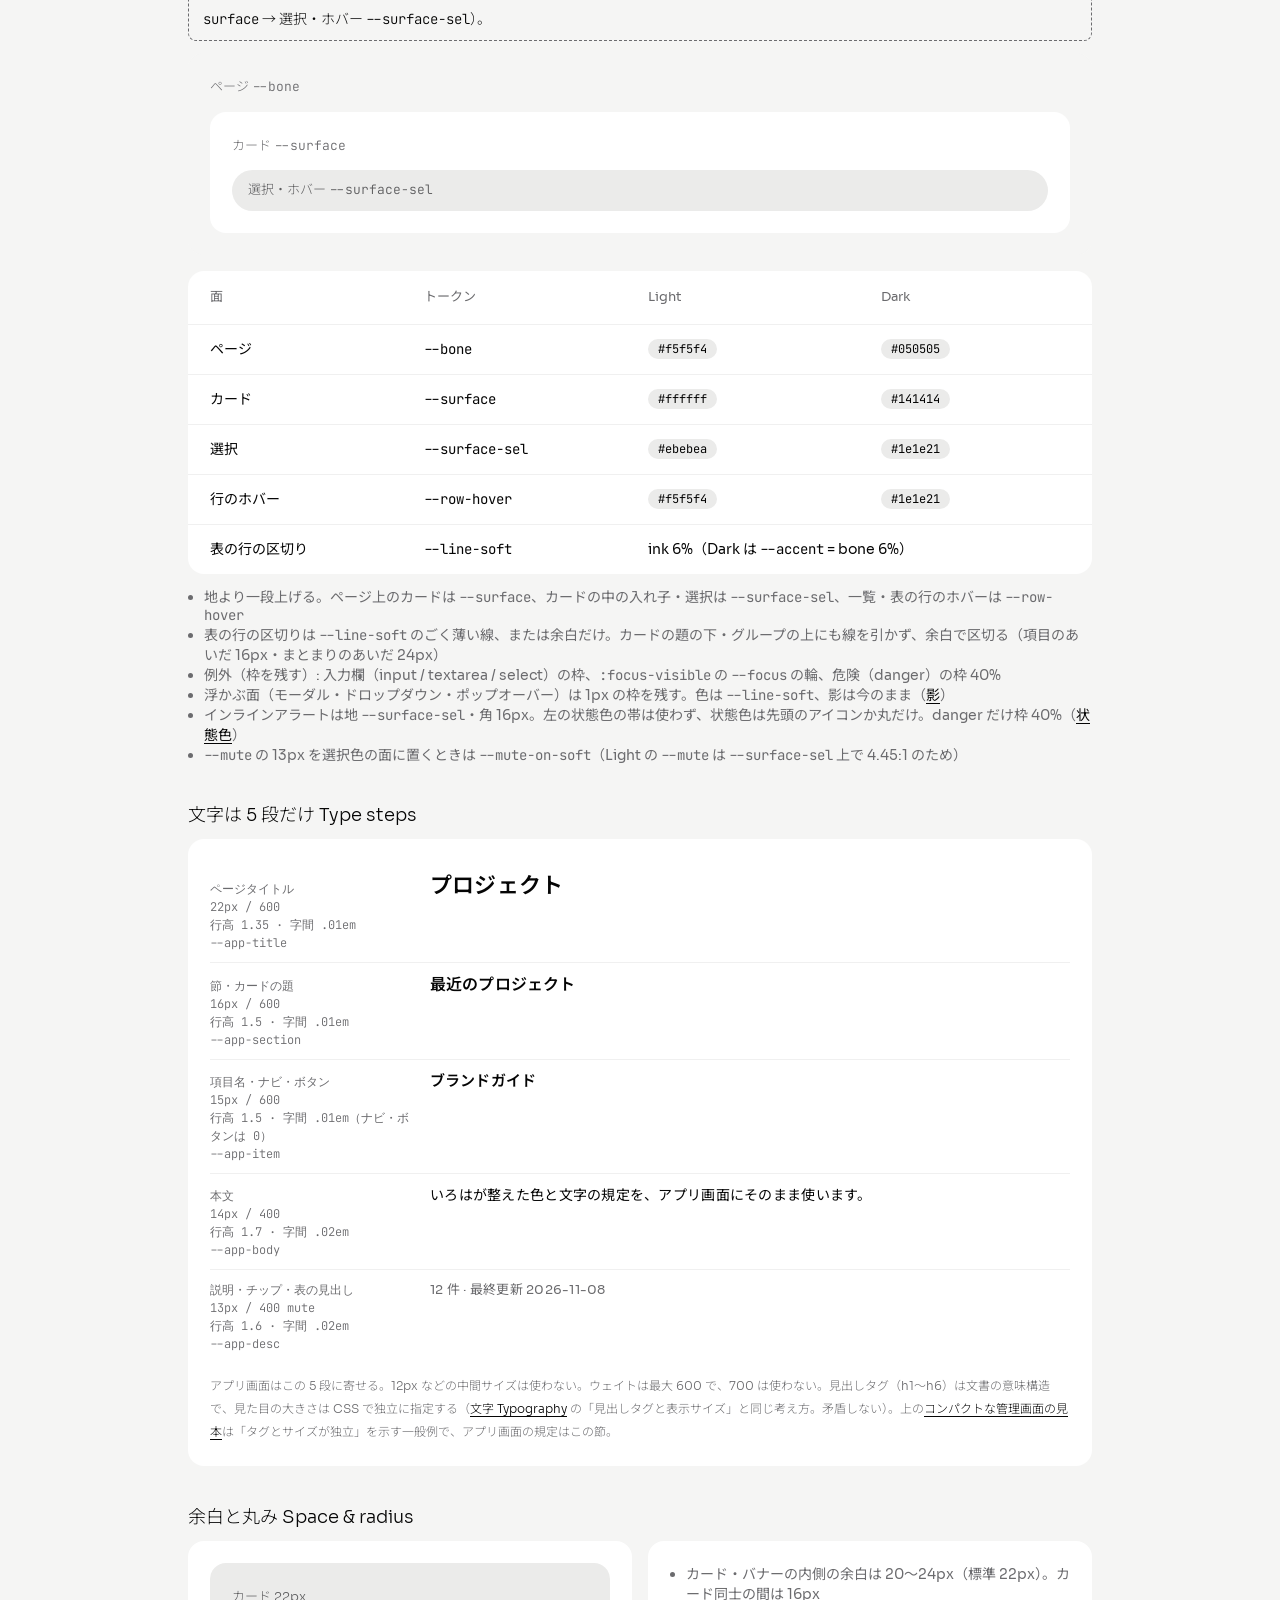
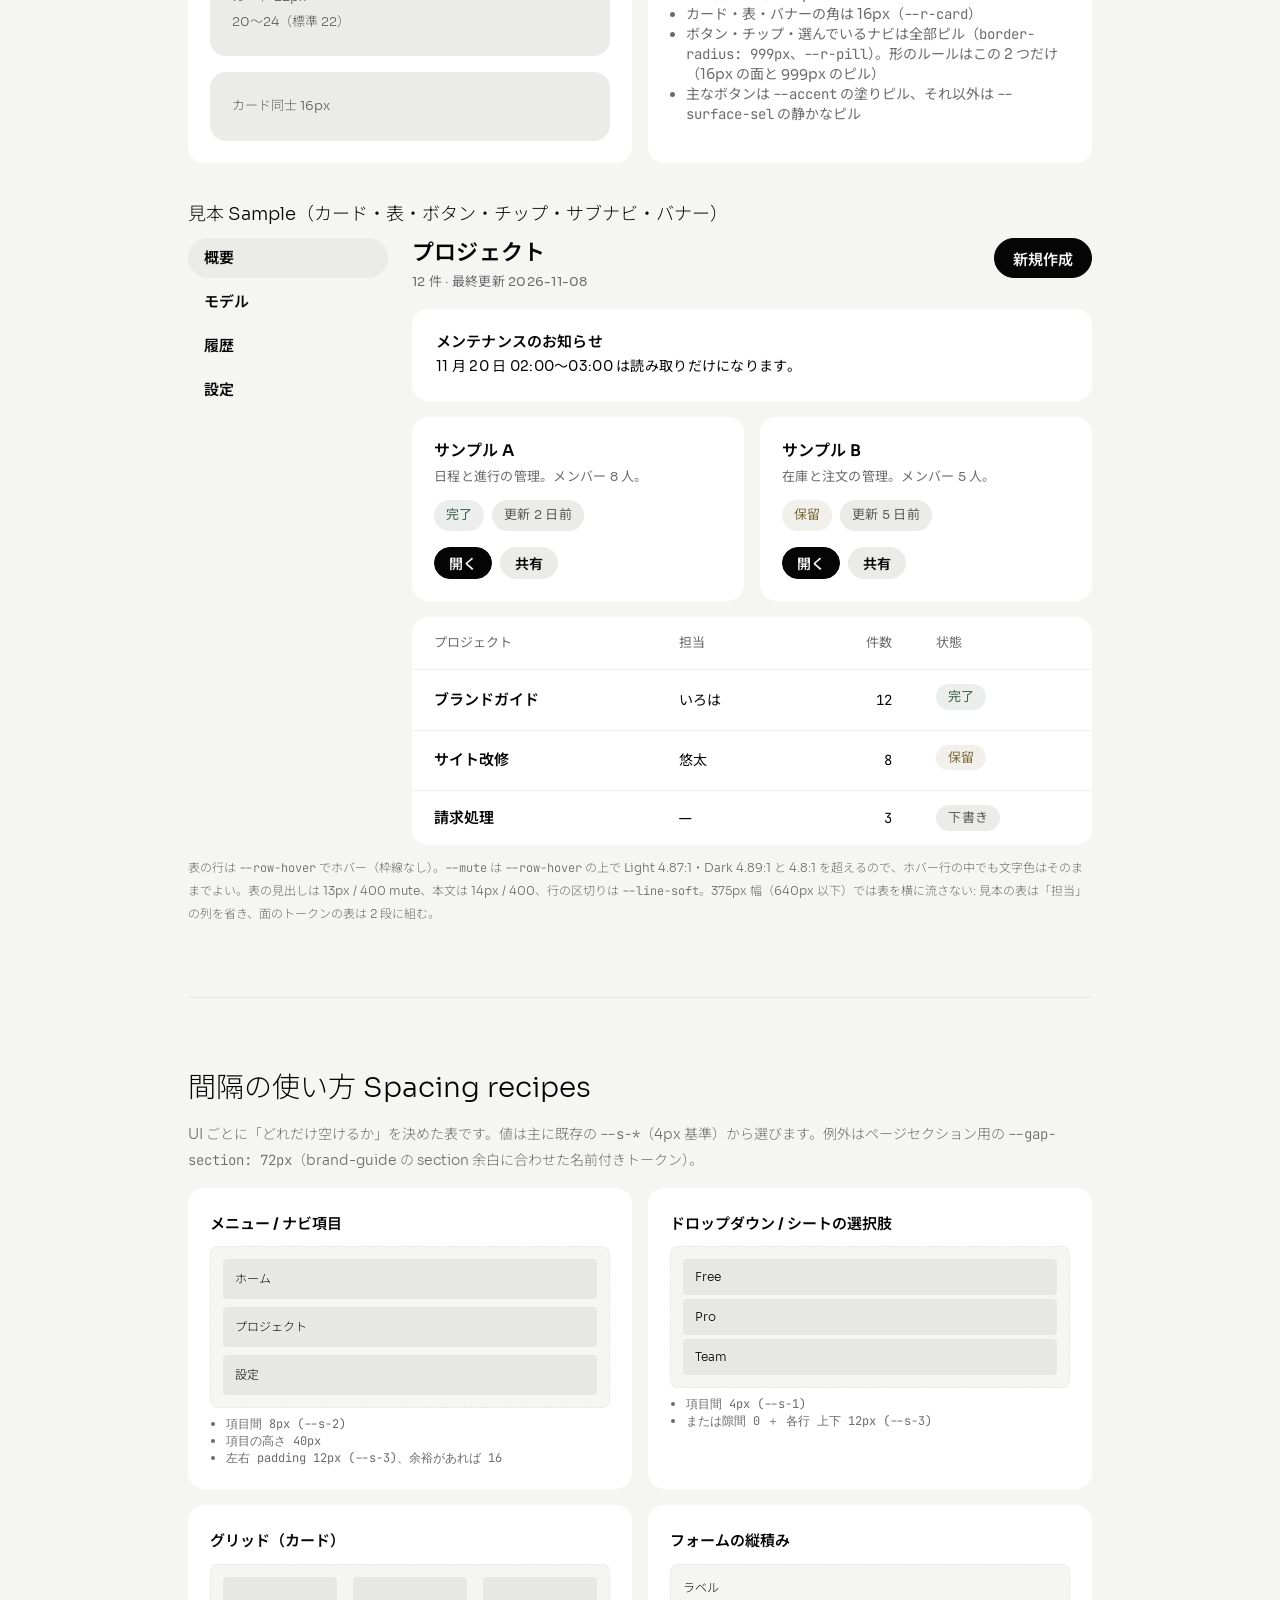
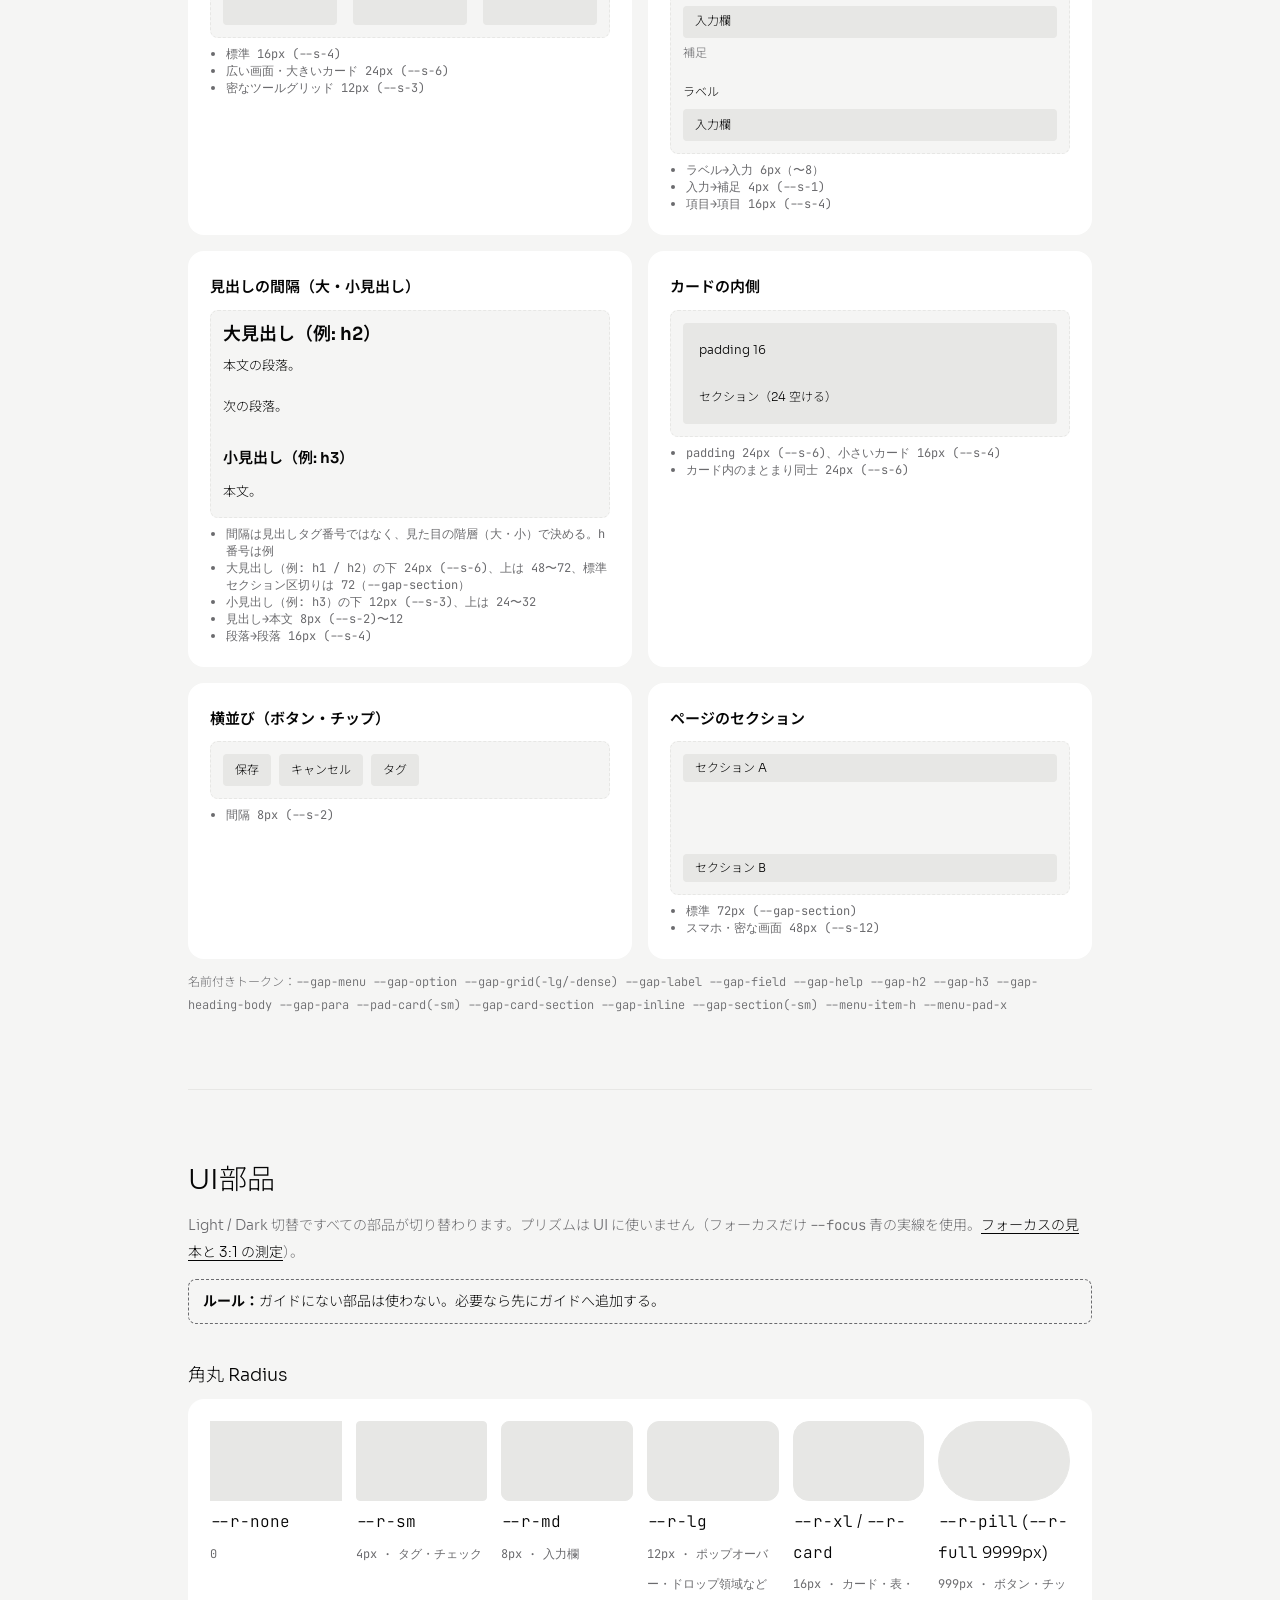
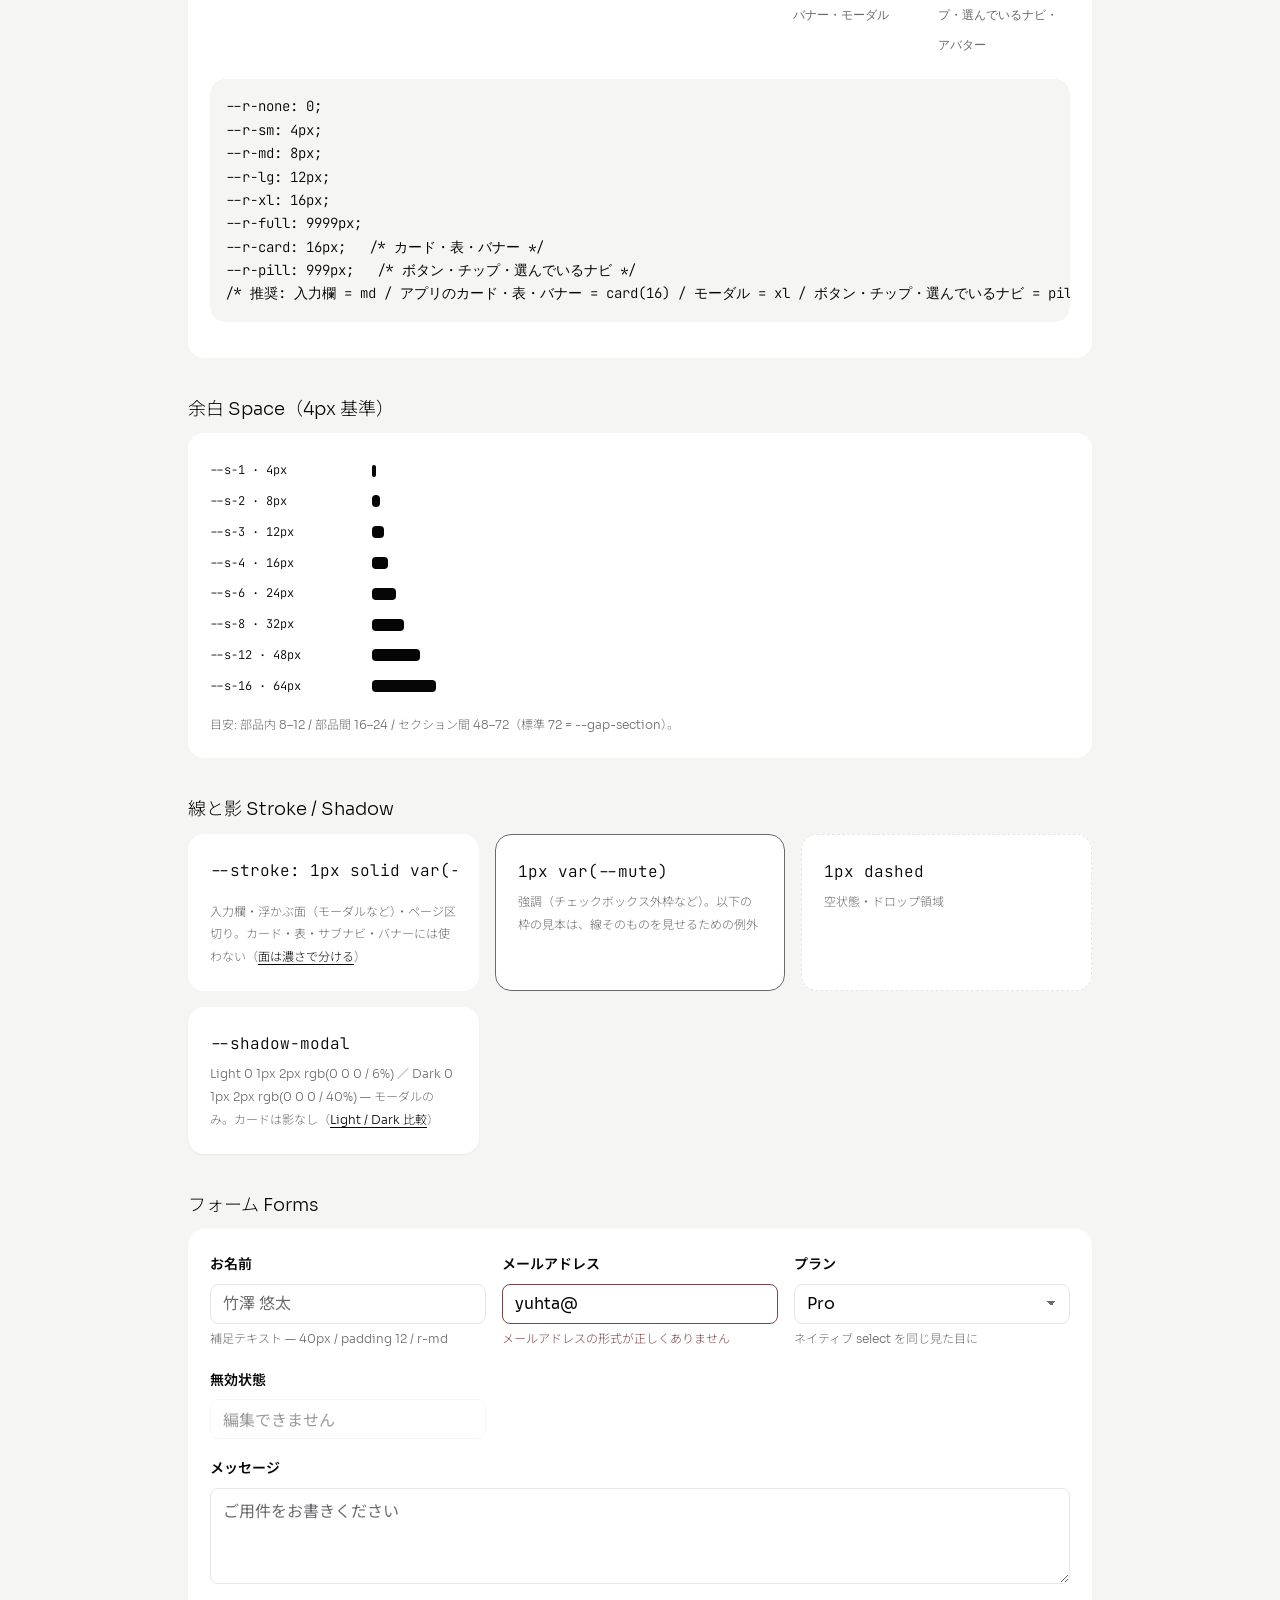
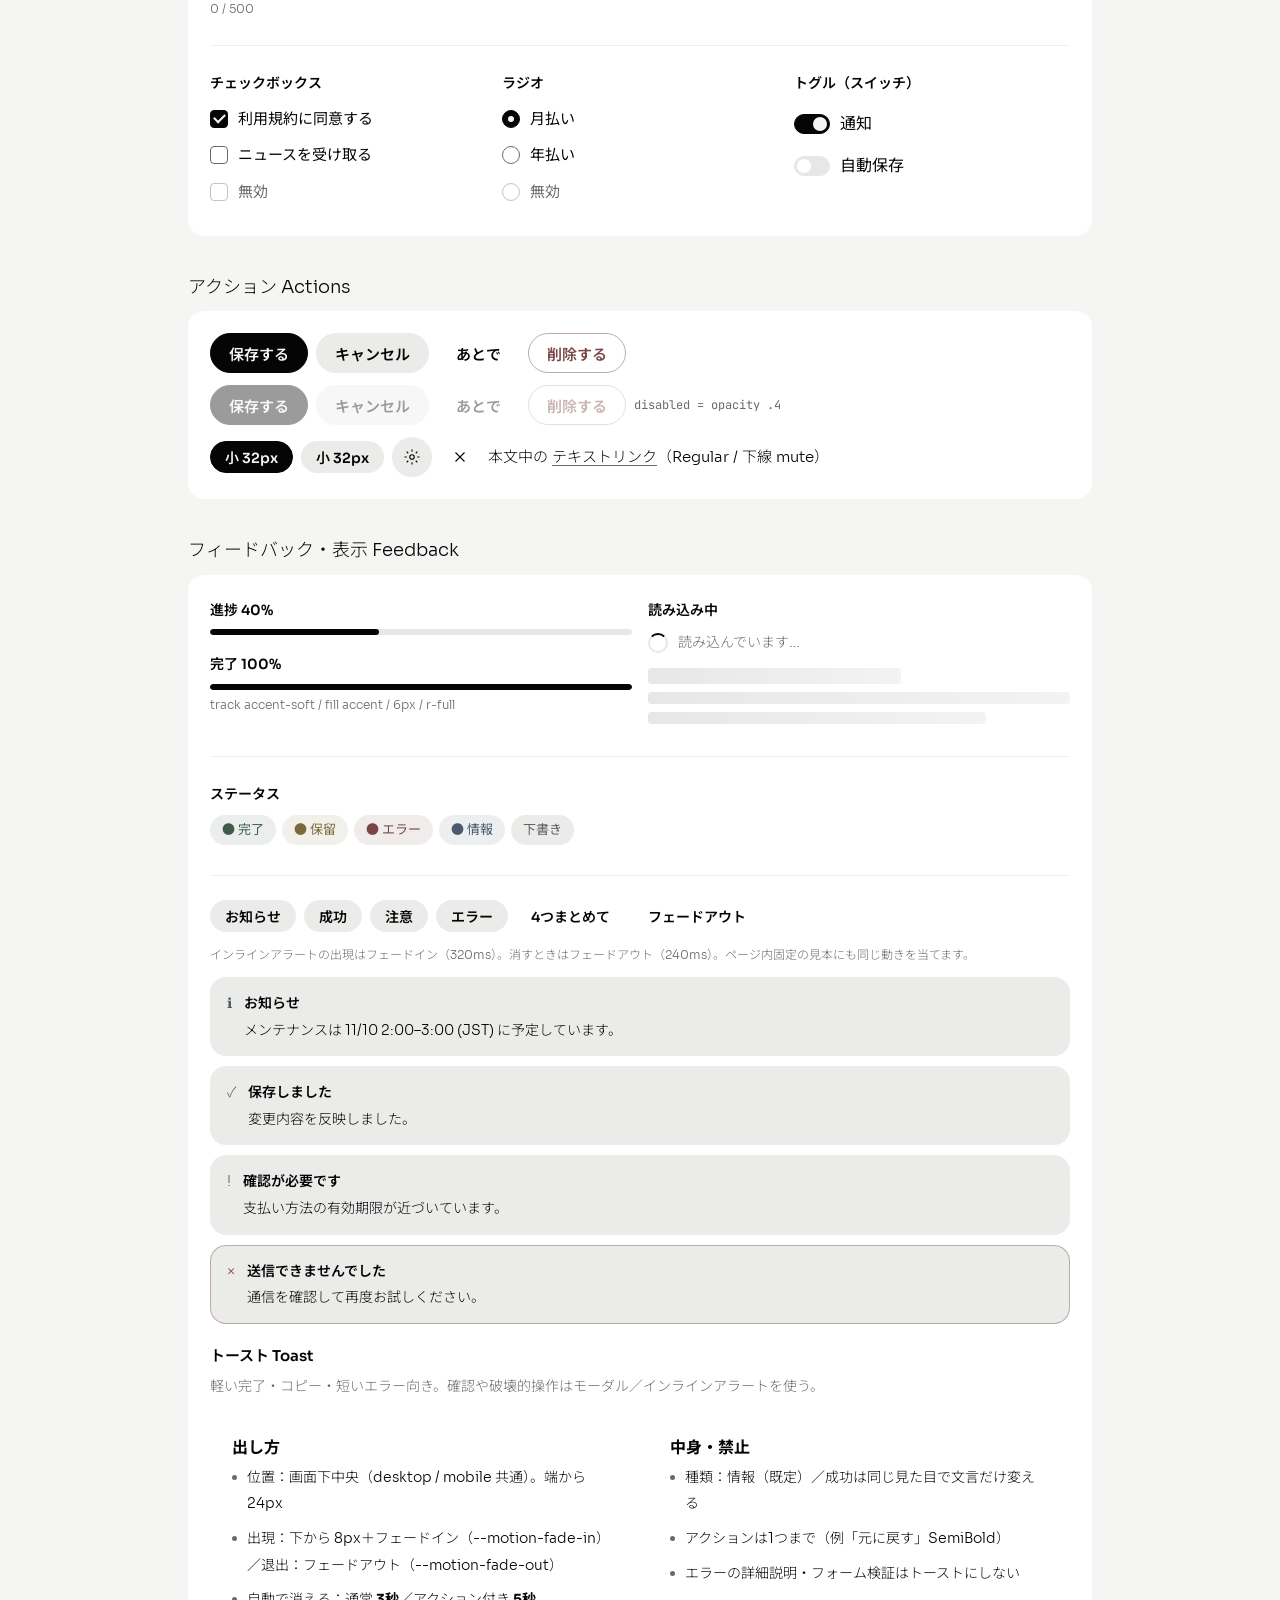
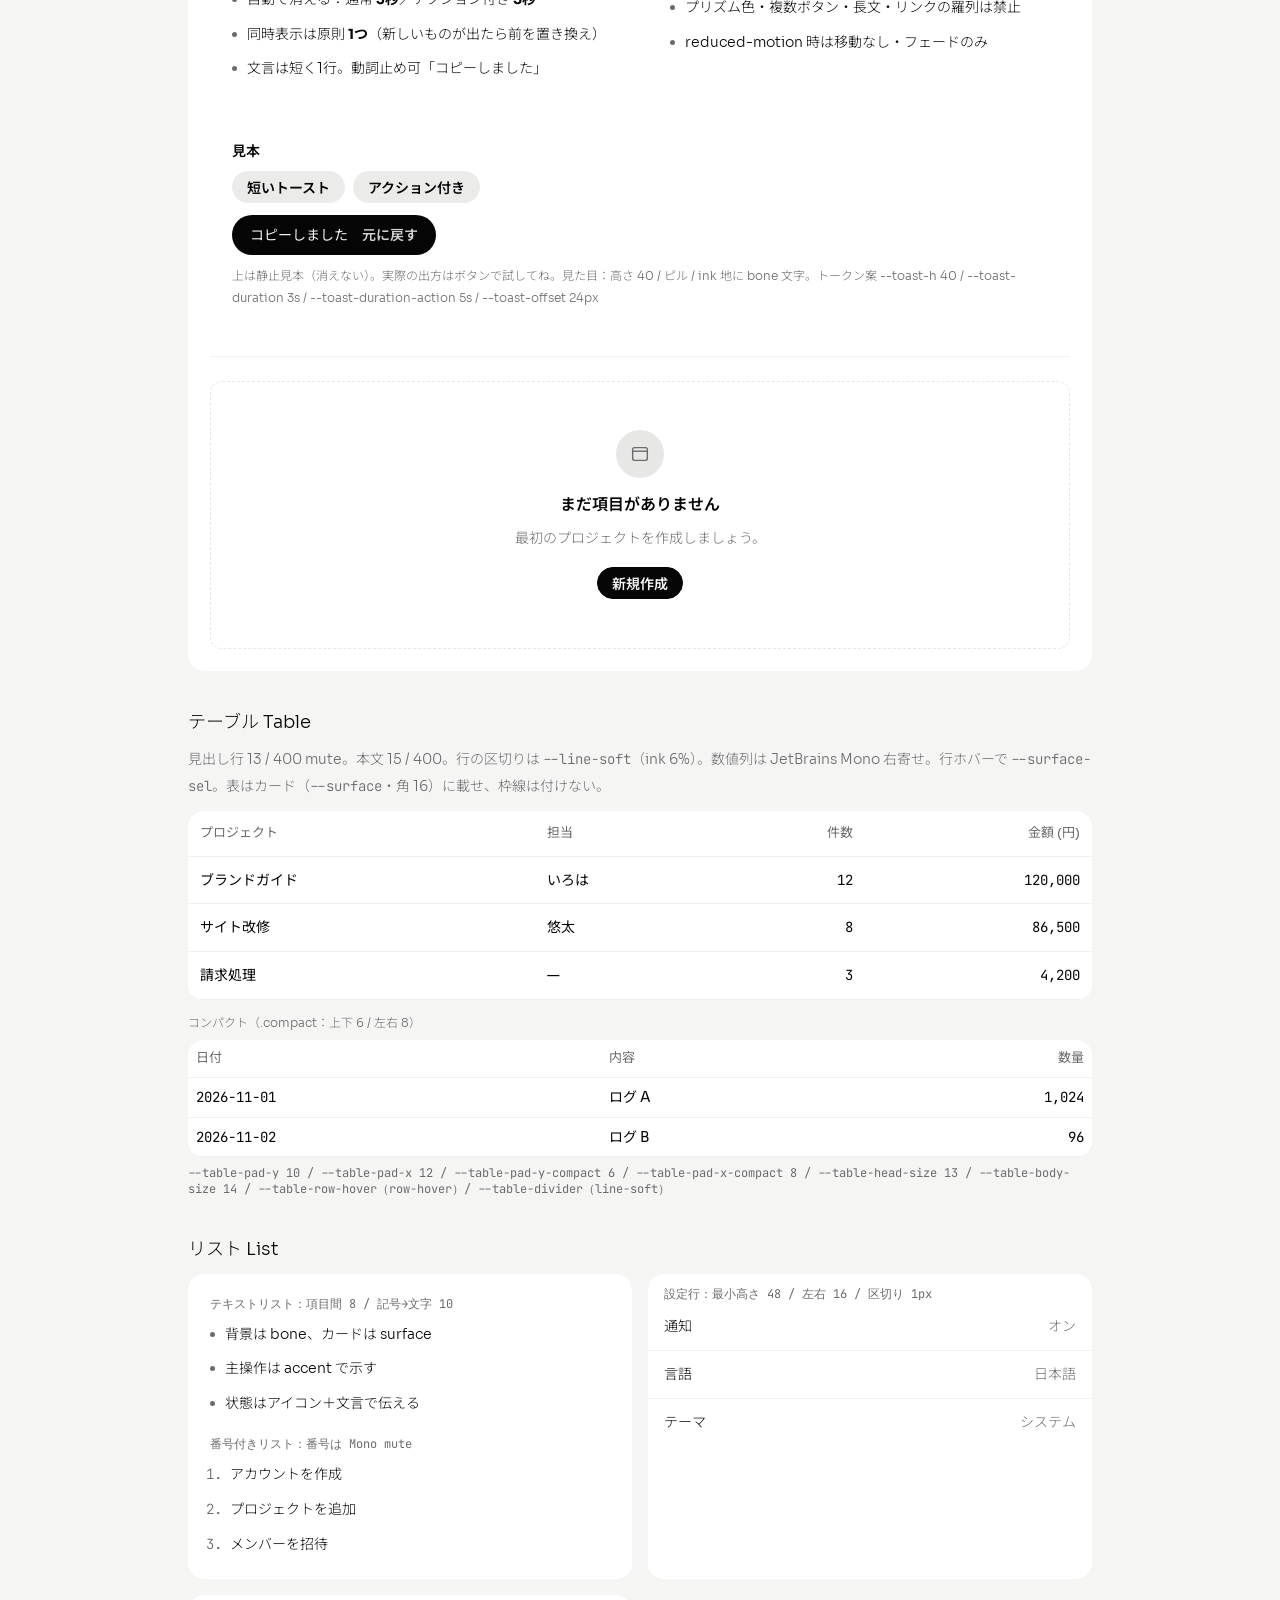
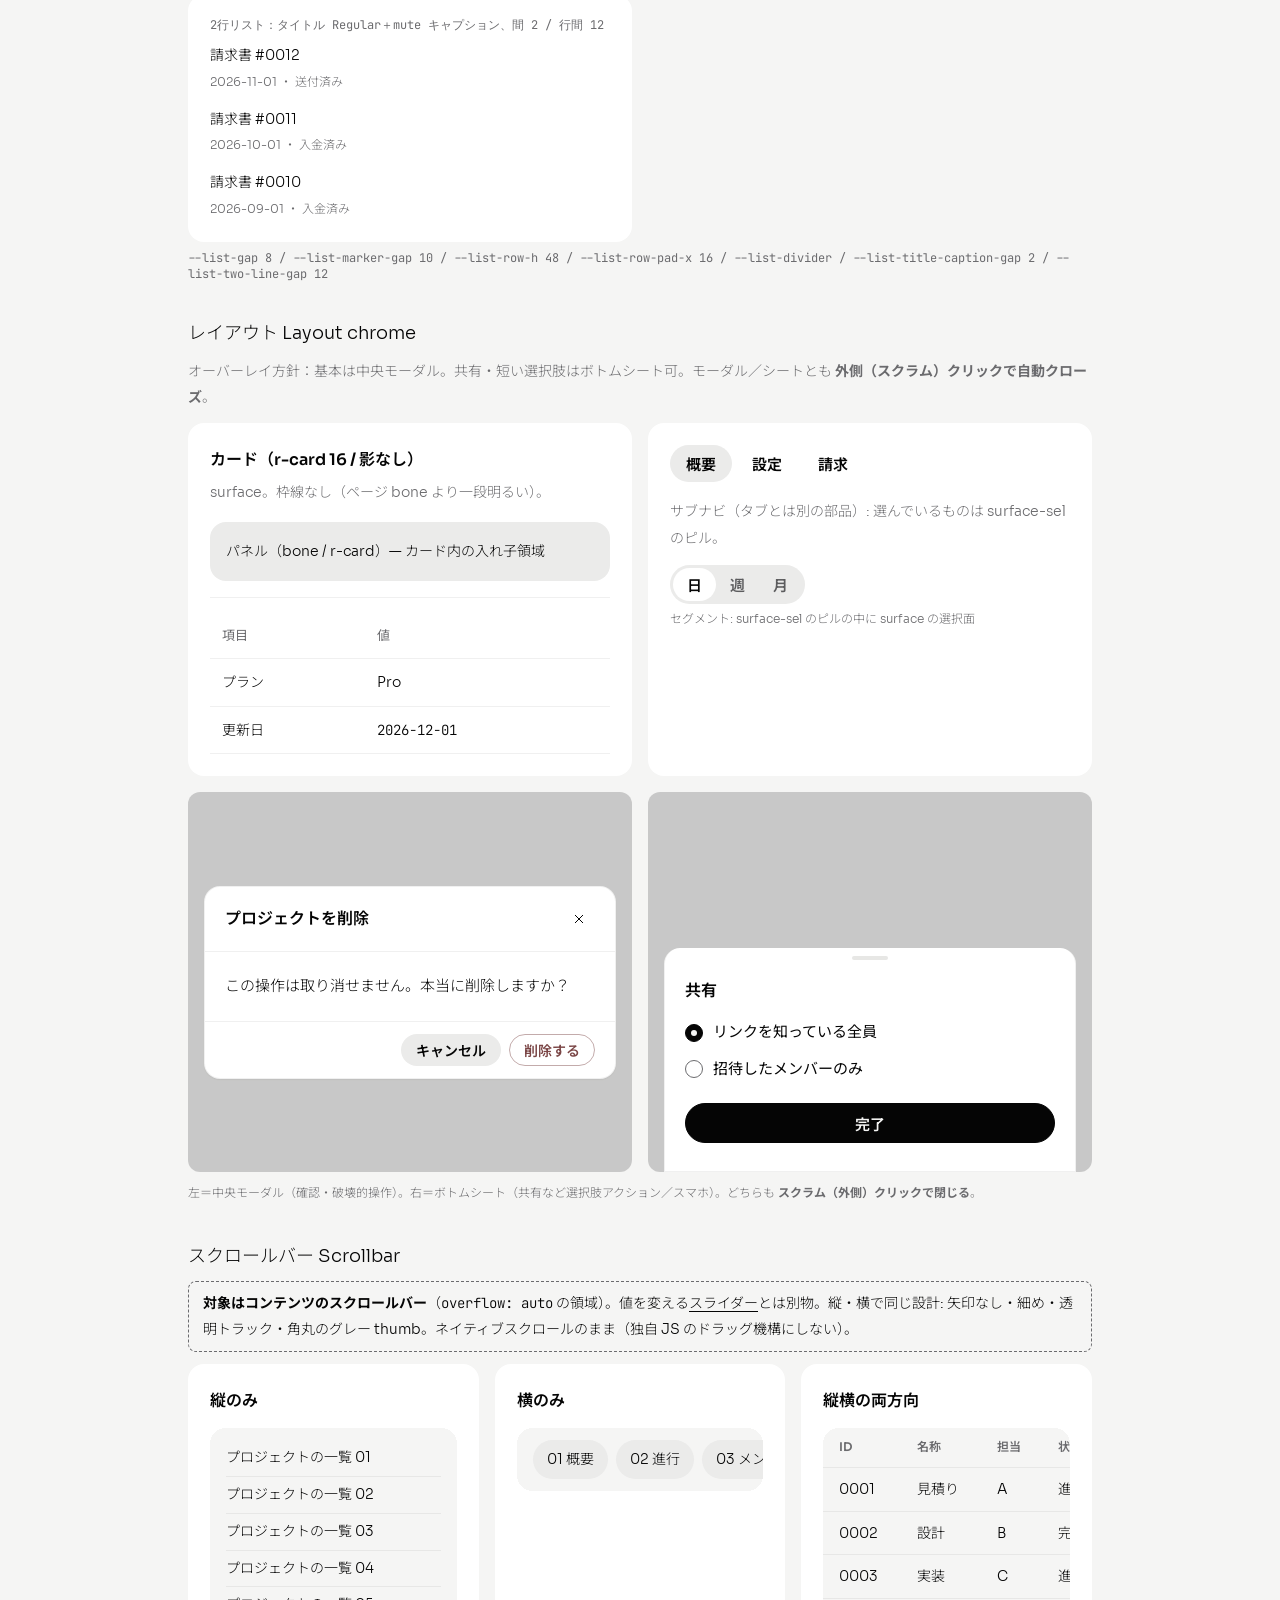
<file: tokens-preview.html>
<!doctype html><html lang="ja"><head><meta charset="utf-8"><meta name="viewport" content="width=device-width,initial-scale=1">
<script src="theme.js"></script><title>トークン可視化 — Ousiass</title><meta name="robots" content="noindex">
<link rel="preconnect" href="https://fonts.googleapis.com"><link rel="preconnect" href="https://fonts.gstatic.com" crossorigin>
<link href="https://fonts.googleapis.com/css2?family=JetBrains+Mono:wght@400;600&family=Noto+Sans+JP:wght@300;400;600;700&family=Sora:wght@600;700&display=swap" rel="stylesheet">
<style>
@font-face{font-family:Sora;src:url(fonts/Sora-Light.ttf);font-weight:300;font-display:swap}@font-face{font-family:Sora;src:url(fonts/Sora-Regular.ttf);font-weight:400;font-display:swap}
:root,[data-theme=light]{--ink:#050505;--bone:#f5f5f4;--mute:#6b6b6e;--surface:#ffffff;--surface-sel:#ebebea;--row-hover:#f5f5f4;--border:#e7e7e5;--accent:#050505;--accent-soft:#e7e7e5;--focus:#4a72d0;--success:#3d5c4a;--warning:#7a6a3a;--danger:#7a4545;--info:#4a5a6a;--prism-violet:#8b6ad4;--prism-blue:#4a72d0;--prism-cyan:#3aaaba;--prism-green:#3d9a7a;--prism-yellow:#b8a24a;color-scheme:light}
[data-theme=dark]{--ink:#ffffff;--bone:#050505;--mute:#8b8b8e;--surface:#141414;--surface-sel:#1e1e21;--row-hover:#1e1e21;--border:#2a2a2a;--accent:#f5f5f4;--accent-soft:#2a2a2a;--focus:#60a5fa;--success:#8fafa0;--warning:#c4b87a;--danger:#c49a9a;--info:#9aabbc;--prism-violet:#a78bfa;--prism-blue:#60a5fa;--prism-cyan:#22d3ee;--prism-green:#34d399;--prism-yellow:#fbbf24;color-scheme:dark}
:root,[data-theme]{--mute-on-soft:color-mix(in srgb,var(--mute) 85%,var(--ink));--line-soft:color-mix(in srgb,var(--accent) 6%,transparent);--font-mono:"JetBrains Mono","Noto Sans JP",ui-monospace,monospace}
*{box-sizing:border-box}body{margin:0;background:var(--bone);color:var(--ink);font:300 16px/1.9 Sora,"Noto Sans JP",sans-serif}
.w{max-width:960px;margin:0 auto;padding:0 28px 80px}h1,h2,h3{font-weight:300;line-height:1.3}h1{font-size:clamp(32px,6vw,56px);margin:0 0 16px;letter-spacing:.02em}h2{font-size:28px;margin:0 0 8px}h3{font-size:18px}.hero{padding:96px 0 64px}.w>main>h2{padding-top:var(--gap-section,72px);margin:var(--gap-section,72px) 0 16px;border-top:1px solid var(--border);margin-top:0}section.ui{padding:var(--gap-section,72px) 0;border-top:1px solid var(--border)}section.ui>h2{margin-top:0}section.ui>h2,section.ui>h3{font-weight:300}.card h2,.card h3,.card h4,#p0 .drawer-panel header,#p0 .pop h4,#p1 .card h3,#p1 .card h4,#p2 .card h3,#p2 .card h4,#p2 .cmdk-hd,#p2 .bulk,#p2 .coach-tip b,#p3 .card h3,#p3 .card h4,#p3 .rte-tb,#p3 .vid-bar,#p3 .code-hd,#p2 .bulk strong,#p3 .vals strong,#p3 .rte-tb b{font-weight:600}
a{color:var(--ink);text-underline-offset:3px}.mute{color:var(--mute)}code,.mono{font-family:"JetBrains Mono",ui-monospace,monospace}
.top{display:flex;justify-content:space-between;align-items:center;gap:12px;flex-wrap:wrap;padding:24px 0;border-bottom:1px solid var(--border)}.logo{font-weight:400;letter-spacing:.3em;font-size:14px}
.note{background:var(--surface);border-radius:var(--r-card);padding:16px 20px;font-size:14px}
.skip{position:absolute;left:8px;top:-100px;z-index:var(--z-toast,500);background:var(--ink);color:var(--bone);padding:8px 16px;border-radius:var(--r-pill);font:400 14px/1.4 Sora,"Noto Sans JP";text-decoration:none}.skip:focus-visible{top:8px}
.seg{display:inline-flex;border:1px solid var(--border);border-radius:999px;padding:3px;background:var(--surface)}.seg button{border:0;background:none;color:var(--mute);font:600 14px Sora,"Noto Sans JP";padding:6px 14px;border-radius:999px;cursor:pointer}.seg button[aria-pressed=true]{background:var(--accent);color:var(--bone)}.seg button{display:inline-flex;align-items:center;gap:6px;line-height:1.2;white-space:nowrap}.seg svg{width:16px;height:16px;flex:none;stroke:currentColor;fill:none;stroke-width:1.5;stroke-linecap:round;stroke-linejoin:round}.seg button:hover:not([aria-pressed=true]){background:var(--accent-soft);color:var(--ink)}.seg button:focus-visible{outline:3px solid var(--focus);outline-offset:2px}
.sgrid{display:flex;flex-wrap:wrap;align-items:flex-start;gap:24px 40px;margin-top:16px}.sgrid>*{min-width:0;max-width:100%}.sgrid>:last-child{width:280px}.sfc{margin:0 0 8px;font-size:14px;font-weight:600}.sgrid .help{margin-top:8px}.sgrid .scr{overflow-x:auto;padding:6px;margin:-6px}.sgrid .scr-note{width:0;min-width:100%}
.ut{width:100%;border-collapse:collapse;font-size:14px;margin-top:12px}.ut th,.ut td{text-align:left;padding:10px 8px;border-bottom:1px solid var(--line-soft);vertical-align:top}.ut th{font-weight:400;font-size:13px;color:var(--mute)}
.grid{display:grid;grid-template-columns:repeat(auto-fill,minmax(180px,1fr));gap:var(--gap-grid-lg)}.sw{background:var(--surface);border-radius:var(--r-card);padding:20px;font-size:13px}.sw .use{margin:8px 0 0;font-size:13px;line-height:1.5;color:var(--mute)}
.chips{display:flex;height:56px;border-radius:8px;overflow:hidden;border:1px solid var(--border);margin-bottom:8px}.chips span{flex:1}
.hx{display:flex;gap:6px;flex-wrap:wrap;margin-top:6px}.hx button{font:12px "JetBrains Mono",monospace;border:0;background:var(--surface-sel);color:var(--ink);border-radius:var(--r-pill);padding:2px 10px;cursor:pointer}
.prism{height:10px;border-radius:99px;background:linear-gradient(90deg,var(--prism-violet),var(--prism-blue),var(--prism-cyan),var(--prism-green),var(--prism-yellow));margin-bottom:14px}
.card{background:var(--surface);border-radius:var(--r-card);padding:var(--pad-card,22px)}.row{display:flex;gap:20px;align-items:baseline;padding:10px 0;border-bottom:1px solid var(--line-soft);flex-wrap:wrap}.lab{width:120px;color:var(--mute);font-size:12px}
.two{display:grid;grid-template-columns:repeat(auto-fit,minmax(min(300px,100%),1fr));gap:var(--gap-grid)}
.btn{font:600 15px Sora,"Noto Sans JP";padding:10px 20px;border-radius:var(--r-pill);cursor:pointer;border:1px solid var(--accent)}.pri{background:var(--accent);color:var(--bone)}.sec{background:var(--surface-sel);color:var(--ink);border-color:transparent}.ghost{background:transparent;border-color:transparent;color:var(--ink)}.pri:not(:disabled):hover{background:color-mix(in srgb,var(--accent) 85%,var(--bone))}.sec:hover{background:color-mix(in srgb,var(--ink) 8%,var(--surface-sel))}.ghost:hover{background:var(--surface-sel)}
:focus-visible{outline:2px solid var(--focus);outline-offset:2px}button:focus-visible{outline-width:3px}input{font:400 16px Sora,"Noto Sans JP";width:100%;padding:10px 12px;border-radius:10px;border:1px solid var(--border);background:var(--bone);color:var(--ink)}input:focus{outline:2px solid var(--focus);border-color:var(--focus)}
.pill{display:inline-block;font-size:13px;font-weight:400;padding:3px 12px;border-radius:var(--r-pill);color:var(--c);background:color-mix(in srgb,var(--c) 10%,transparent);margin:0 6px 6px 0}
pre{background:var(--bone);border-radius:var(--r-card);padding:16px;overflow:auto;font-size:14px;line-height:1.6}
#toast{position:fixed;bottom:24px;left:50%;transform:translate(-50%,8px);background:var(--ink);color:var(--bone);padding:0 18px;height:40px;display:inline-flex;align-items:center;justify-content:center;gap:14px;border-radius:999px;font:400 14px Sora,"Noto Sans JP",sans-serif;line-height:1;opacity:0;pointer-events:none;transition:opacity var(--motion-fade-out,240ms) var(--ease-in,ease-in),transform var(--motion-fade-out,240ms) var(--ease-in,ease-in);white-space:nowrap;z-index:var(--z-toast,500);max-width:min(92vw,420px)}#toast.on{opacity:1;transform:translate(-50%,0);pointer-events:auto;transition:opacity var(--motion-fade-in,320ms) var(--ease-out,ease-out),transform var(--motion-fade-in,320ms) var(--ease-out,ease-out)}#toast .act{background:none;border:0;color:inherit;font:600 14px Sora,"Noto Sans JP";line-height:1;padding:0;cursor:pointer;opacity:.9}#toast.stack{bottom:72px}@media (prefers-reduced-motion:reduce){#toast{transform:translate(-50%,0);transition:opacity 100ms linear}#toast.on{transition:opacity 100ms linear}}
:root{--r-none:0;--r-sm:4px;--r-md:8px;--r-lg:12px;--r-xl:16px;--r-full:9999px;--r-card:16px;--r-pill:999px;--s-1:4px;--s-2:8px;--s-3:12px;--s-4:16px;--s-6:24px;--s-8:32px;--s-12:48px;--s-16:64px;--stroke:1px;--shadow-modal:0 1px 2px rgba(0,0,0,.06);--ring:color-mix(in srgb,var(--focus) 40%,transparent);--motion-fast:120ms;--motion-base:180ms;--motion-slow:280ms;--motion-fade-in:320ms;--motion-fade-out:240ms;--ease-out:cubic-bezier(0.2,0.8,0.2,1);--ease-in:cubic-bezier(0.4,0,1,1);--ease-in-out:cubic-bezier(0.4,0,0.2,1);--bp-sm:640px;--bp-md:768px;--bp-lg:1024px;--bp-xl:1280px;--z-base:0;--z-dropdown:100;--z-sticky:200;--z-drawer:300;--z-modal:400;--z-popup:401;--z-toast:500;--icon-sm:16px;--icon-md:20px;--icon-lg:24px;--icon-xl:32px}
[data-theme=light]{--shadow-modal:0 1px 2px rgba(0,0,0,.06)}
[data-theme=dark]{--shadow-modal:0 1px 2px rgba(0,0,0,.4)}
.draft{display:inline-block;font:400 12px Sora,"Noto Sans JP";padding:2px 10px;border:1px dashed var(--mute);color:var(--mute);border-radius:var(--r-full);vertical-align:middle;margin-left:8px}
.ui h3{margin:40px 0 12px}.ui .lbl{display:block;font-size:14px;font-weight:600;margin-bottom:var(--gap-label,6px)}.ui .help{font-size:12px;color:var(--mute);margin:var(--gap-help,4px) 0 0}.ui .err{color:var(--danger)}
.tk{font:12px "JetBrains Mono",monospace;color:var(--mute)}
.rad{display:grid;grid-template-columns:repeat(auto-fill,minmax(130px,1fr));gap:14px;align-items:start}.rad>div{min-width:0}.rad .swatch{height:80px;background:var(--accent-soft);border:1px solid var(--border);margin-bottom:6px}
.sp{display:flex;align-items:center;gap:12px;padding:4px 0}.sp code{width:150px;font-size:12px}.sp i{display:block;height:12px;background:var(--accent);border-radius:var(--r-sm)}
.ui .fld{width:100%;height:40px;font:400 16px Sora,"Noto Sans JP";padding:0 12px;border:1px solid var(--border);border-radius:var(--r-md);background:var(--surface);color:var(--ink);outline:none;transition:border-color var(--motion-base) var(--ease-out)}
.ui textarea.fld{height:96px;padding:10px 12px;resize:vertical;line-height:1.6}.ui .fld::placeholder{color:var(--mute)}
.ui .fld:focus,.ui .fld.is-focus{outline:2px solid var(--focus);outline-offset:-1px;border-color:var(--focus)}.ui .fld.bad{border-color:var(--danger)}.ui .fld.bad:focus,.ui .fld.bad.is-focus{border-color:var(--danger);outline-offset:1px}
.ui .fld:disabled{opacity:.4;cursor:not-allowed}
.ui select.fld{appearance:none;padding-right:36px;background-image:linear-gradient(45deg,transparent 50%,var(--mute) 50%),linear-gradient(135deg,var(--mute) 50%,transparent 50%);background-position:calc(100% - 18px) 50%,calc(100% - 13px) 50%;background-size:5px 5px;background-repeat:no-repeat}
.chk{display:flex;align-items:center;gap:10px;font-size:15px;font-weight:400;margin:8px 0;cursor:pointer}
.chk input,#states .np-agree input,#states .np-chk input,#p2 .atable input[type=checkbox]{appearance:none;width:18px;height:18px;margin:0;padding:0;border:1px solid var(--mute);border-radius:var(--r-sm);background:var(--surface);display:grid;place-content:center;cursor:pointer;flex:none}
.chk input[type=radio]{border-radius:var(--r-full)}
.chk input:checked,#states .np-agree input:checked,#states .np-chk input:checked,#p2 .atable input[type=checkbox]:checked{background:var(--accent);border-color:var(--accent)}
.chk input[type=checkbox]:checked::after,#states .np-agree input:checked::after,#states .np-chk input:checked::after,#p2 .atable input[type=checkbox]:checked::after{content:"";width:9px;height:5px;border:2px solid var(--bone);border-top:0;border-right:0;transform:rotate(-45deg) translate(1px,-1px)}
.chk input[type=radio]:checked::after{content:"";width:6px;height:6px;border-radius:50%;background:var(--bone)}
.chk input[type=checkbox]:indeterminate,#states .np-agree input:indeterminate,#states .np-chk input:indeterminate,#p2 .atable input[type=checkbox]:indeterminate{background:var(--accent);border-color:var(--accent)}
.chk input[type=checkbox]:indeterminate::after,#states .np-agree input:indeterminate::after,#states .np-chk input:indeterminate::after,#p2 .atable input[type=checkbox]:indeterminate::after{content:"";width:9px;height:2px;background:var(--bone)}
.chk input:focus-visible,.chk input.is-focus,#states .np-agree input:focus-visible,#states .np-chk input:focus-visible,#p2 .atable input[type=checkbox]:focus-visible,.sw2 input:focus-visible+span,.sw2 input.is-focus+span{outline:3px solid var(--focus);outline-offset:2px}
.chk input:disabled,#states .np-agree input:disabled,#states .np-chk input:disabled,#p2 .atable input[type=checkbox]:disabled{opacity:.4}.chk:has(input:disabled){color:var(--mute);cursor:not-allowed}
.sw2{position:relative;display:inline-flex;align-items:center;gap:10px;cursor:pointer;margin:6px 16px 6px 0;font-weight:400;font-size:16px}.sw2 input{position:absolute;opacity:0}
.sw2 span{width:36px;height:20px;border-radius:var(--r-full);background:var(--accent-soft);border:1px solid var(--border);position:relative;transition:background-color var(--motion-base) var(--ease-out),border-color var(--motion-base) var(--ease-out)}
.sw2 span::after{content:"";position:absolute;top:2px;left:2px;width:14px;height:14px;border-radius:50%;background:var(--surface);box-shadow:0 0 0 1px var(--border);transition:left var(--motion-base) var(--ease-out),background-color var(--motion-base) var(--ease-out)}
.sw2 input:checked+span{background:var(--accent);border-color:var(--accent)}.sw2 input:checked+span::after{left:18px;background:var(--bone);box-shadow:none}
.ui .btn{height:40px;padding:0 18px;border-radius:var(--r-pill);font:600 15px Sora,"Noto Sans JP";display:inline-flex;align-items:center;gap:8px}
.ui .btn:focus-visible,.ui .btn.is-focus{outline:3px solid var(--focus);outline-offset:2px}
.ui .dan{background:transparent;color:var(--danger);border-color:color-mix(in srgb,var(--danger) 45%,transparent)}.ui .dan:hover{background:color-mix(in srgb,var(--danger) 10%,transparent)}
.ui .btn{transition:background-color var(--motion-base) var(--ease-out),border-color var(--motion-base) var(--ease-out),opacity var(--motion-base) var(--ease-out)}.ui .btn:disabled{opacity:.4;cursor:not-allowed}.ui .btn.sm{height:32px;padding:0 14px;font-size:14px}
.ib{width:40px;height:40px;display:inline-grid;place-content:center;border:0;font-size:16px;border-radius:var(--r-pill);background:var(--surface-sel);color:var(--ink);cursor:pointer}.ib:hover{background:color-mix(in srgb,var(--ink) 8%,var(--surface-sel))}.ib.gh{background:transparent}.ib.gh:hover{background:var(--surface-sel)}.ib:focus-visible,.ib.is-focus{outline:3px solid var(--focus);outline-offset:2px}
.ui a.tl{color:var(--ink);text-decoration:underline;text-decoration-color:var(--mute);text-underline-offset:3px}.ui a.tl:hover{text-decoration-color:var(--ink)}
.pg{height:6px;background:var(--accent-soft);border-radius:var(--r-full);overflow:hidden}.pg i{display:block;height:100%;background:var(--accent);border-radius:inherit}
.spin{width:20px;height:20px;border:2px solid var(--accent-soft);border-top-color:var(--accent);border-radius:50%;animation:sp 0.9s linear infinite;display:inline-block;flex:none}@keyframes sp{to{transform:rotate(360deg)}}
.sk{background:linear-gradient(90deg,var(--accent-soft) 0%,color-mix(in srgb,var(--accent-soft) 50%,var(--surface)) 50%,var(--accent-soft) 100%);background-size:200% 100%;animation:sk 1.4s ease-in-out infinite;border-radius:var(--r-sm);height:12px;margin:8px 0}@keyframes sk{from{background-position:100% 0}to{background-position:-100% 0}}
@media (prefers-reduced-motion:reduce){.spin,.sk{animation:none}}
.pill.neu{background:var(--surface-sel);color:var(--mute-on-soft)}
.al{display:flex;gap:12px;padding:12px 16px;border:1px solid transparent;border-radius:var(--r-card);background:var(--surface-sel);font-size:14px;margin-bottom:10px}.al b{font-weight:600}.al>span:first-child{color:var(--c,var(--info))}.al.al-dan{border-color:color-mix(in srgb,var(--danger) 40%,transparent)}
.tst{display:inline-flex;align-items:center;justify-content:center;gap:14px;background:var(--ink);color:var(--bone);padding:0 18px;height:40px;border-radius:var(--r-full);font:400 14px Sora,"Noto Sans JP";line-height:1}.tst button{background:none;border:0;color:inherit;opacity:.85;cursor:pointer;font:600 14px Sora,"Noto Sans JP";line-height:1;padding:0;display:inline-flex;align-items:center;height:100%}
.empty{text-align:center;padding:48px 24px;border:1px dashed var(--border);border-radius:var(--r-lg)}.empty .ic{width:48px;height:48px;margin:0 auto 12px;border-radius:var(--r-full);background:var(--accent-soft);display:grid;place-content:center;color:var(--mute)}
.panel{background:var(--surface-sel);border-radius:var(--r-card);padding:var(--pad-card-sm)}hr.dv{border:0;border-top:1px solid var(--line-soft);margin:var(--gap-card-section) 0}
.tabs{display:flex;flex-wrap:wrap;gap:4px;margin-bottom:16px}.tabs button{background:none;border:0;padding:8px 16px;font:600 15px Sora,"Noto Sans JP";color:var(--ink);border-radius:var(--r-pill);cursor:pointer}.tabs button:hover,.tabs button[aria-selected=true]{background:var(--surface-sel)}@media(forced-colors:active){.tabs button[aria-selected=true],#states .nv a.acct.on{background:Highlight;color:HighlightText;forced-color-adjust:none}#states .tb40 button[aria-selected=true]{border-bottom-color:Highlight;forced-color-adjust:none}}
.ui .seg2{display:inline-flex;background:var(--surface-sel);border-radius:var(--r-pill);padding:3px}.seg2 button{border:0;background:none;color:var(--mute-on-soft);font:600 15px Sora,"Noto Sans JP";padding:6px 14px;border-radius:var(--r-pill);cursor:pointer}.seg2 button[aria-pressed=true]{background:var(--surface);color:var(--ink)}@media(forced-colors:active){.seg2 button[aria-pressed=true]{background:Highlight;color:HighlightText;forced-color-adjust:none}}
.scrim{background:color-mix(in srgb,var(--ink) 18%,transparent);border-radius:var(--r-lg);padding:40px 16px;display:grid;place-items:center;overflow:visible}.scrim.sheet-frame{min-height:380px;padding:48px 16px 0;align-content:end;justify-items:center;overflow:visible}
.modal{width:100%;max-width:420px;background:var(--surface);border:1px solid var(--line-soft);border-radius:var(--r-xl);box-shadow:var(--shadow-modal)}.modal header{display:flex;justify-content:space-between;align-items:center;padding:16px 20px;border-bottom:1px solid var(--line-soft)}.modal .bd{padding:20px;font-size:15px}.modal footer{display:flex;justify-content:flex-end;gap:var(--gap-inline);padding:12px 20px;border-top:1px solid var(--line-soft)}
.sheet{width:100%;max-width:420px;background:var(--surface);border:1px solid var(--line-soft);border-top:0;border-radius:var(--r-xl) var(--r-xl) 0 0;padding:8px 20px 28px;align-self:end;justify-self:center}.sheet .hd{width:36px;height:4px;border-radius:var(--r-full);background:var(--border);margin:0 auto 16px}
.tbl{width:100%;border-collapse:collapse;font-size:var(--table-body-size,14px)}.tbl td,.tbl th{text-align:left;padding:var(--table-pad-y,10px) var(--table-pad-x,12px);border-bottom:var(--table-divider,1px solid var(--line-soft))}.tbl th{font-weight:400;color:var(--mute);font-size:var(--table-head-size,13px)}
.f2{display:grid;grid-template-columns:repeat(auto-fit,minmax(260px,1fr));gap:var(--gap-field)}
</style><link rel="stylesheet" href="theme-control.css"></head><body>
<svg width="0" height="0" style="position:absolute" aria-hidden="true" focusable="false"><symbol id="th-i-light" viewBox="0 0 24 24"><path d="M12 18C15.3137 18 18 15.3137 18 12C18 8.68629 15.3137 6 12 6C8.68629 6 6 8.68629 6 12C6 15.3137 8.68629 18 12 18Z"/><path d="M22 12L23 12M12 2V1M12 23V22M20 20L19 19M20 4L19 5M4 20L5 19M4 4L5 5M1 12L2 12"/></symbol><symbol id="th-i-dark" viewBox="0 0 24 24"><path d="M3 11.5066C3 16.7497 7.25034 21 12.4934 21C16.2209 21 19.4466 18.8518 21 15.7259C12.4934 15.7259 8.27411 11.5066 8.27411 3C5.14821 4.55344 3 7.77915 3 11.5066Z"/></symbol><symbol id="th-i-system" viewBox="0 0 24 24"><path d="M2 21L17 21M21 21L22 21"/><path d="M2 16.4V3.6C2 3.26863 2.26863 3 2.6 3H21.4C21.7314 3 22 3.26863 22 3.6V16.4C22 16.7314 21.7314 17 21.4 17H2.6C2.26863 17 2 16.7314 2 16.4Z"/></symbol></svg>
<div class="w">
<a class="skip" href="#main">本文へ移動</a>
<div class="top"><span class="logo">OUSIASS</span><div class="seg" role="group" aria-label="テーマ" data-theme-control><button type="button" data-set-theme="light" aria-pressed="false"><svg viewBox="0 0 24 24" aria-hidden="true"><use href="#th-i-light"/></svg><span class="lb">ライト</span></button><button type="button" data-set-theme="dark" aria-pressed="false"><svg viewBox="0 0 24 24" aria-hidden="true"><use href="#th-i-dark"/></svg><span class="lb">ダーク</span></button><button type="button" data-set-theme="system" aria-pressed="false"><svg viewBox="0 0 24 24" aria-hidden="true"><use href="#th-i-system"/></svg><span class="lb">システム</span></button></div></div>
<header class="hero"><h1>トークン可視化</h1>
<div class="note">フォントは <strong>A 確定</strong>（Sora＋Noto Sans JP / コード JetBrains Mono）。色・サイズスケール・UIは確定。<nav aria-label="ページ内の目次" style="display:inline"><a href="#ui-draft">UI部品 →</a> · <a href="#states">状態・フォーカス・重なり・切替 →</a> · <a href="#p0">骨格コンポーネント P0 →</a> · <a href="#p1">P1 UI部品 →</a> · <a href="#p2">P2 上級UI →</a> · <a href="#p3">P3 メディア／エディタ →</a></nav><br><a href="./">← メインのカラー＆タイポガイドへ</a></div></header>
<main id="main">
<h2>色 Color</h2><p class="mute" style="font-size:14px">左＝Light / 右＝Dark。HEX はクリックでコピー。</p>
<h3>コア / UI</h3><p class="help" style="margin:0 0 12px">ダークのページ背景は <code>--bone</code> = <code>#050505</code>（ほぼ黒）。パネルは <code>--surface</code> = <code>#141414</code>。真っ黒 <code>#000</code> 直置きは禁止。選択は <code>--surface-sel</code>、一覧・表の行のホバーは <code>--row-hover</code>（<a href="#app-ui">アプリ UI</a>）。</p><div class="grid">
<div class="sw"><div class="chips"><span style="background:#050505"></span><span style="background:#ffffff"></span></div><code>--ink</code><div class="hx"><button data-hex="#050505">L #050505</button><button data-hex="#ffffff">D #ffffff</button></div><p class="use">文字・ロゴ・主要アイコン</p></div>
<div class="sw"><div class="chips"><span style="background:#f5f5f4"></span><span style="background:#050505"></span></div><code>--bone</code><div class="hx"><button data-hex="#f5f5f4">L #f5f5f4</button><button data-hex="#050505">D #050505</button></div><p class="use">ページの背景</p></div>
<div class="sw"><div class="chips"><span style="background:#6b6b6e"></span><span style="background:#8b8b8e"></span></div><code>--mute</code><div class="hx"><button data-hex="#6b6b6e">L #6b6b6e</button><button data-hex="#8b8b8e">D #8b8b8e</button></div><p class="use">補助テキスト・キャプション・表の見出し</p></div>
<div class="sw"><div class="chips"><span style="background:#ffffff"></span><span style="background:#141414"></span></div><code>--surface</code><div class="hx"><button data-hex="#ffffff">L #ffffff</button><button data-hex="#141414">D #141414</button></div><p class="use">カード・パネル・表の面</p></div>
<div class="sw"><div class="chips"><span style="background:#ebebea"></span><span style="background:#1e1e21"></span></div><code>--surface-sel</code><div class="hx"><button data-hex="#ebebea">L #ebebea</button><button data-hex="#1e1e21">D #1e1e21</button></div><p class="use">選択中の項目・静かなボタン・チップの面</p></div>
<div class="sw"><div class="chips"><span style="background:#f5f5f4"></span><span style="background:#1e1e21"></span></div><code>--row-hover</code><div class="hx"><button data-hex="#f5f5f4">L #f5f5f4</button><button data-hex="#1e1e21">D #1e1e21</button></div><p class="use">一覧・表の行にマウスを乗せたときの地</p></div>
<div class="sw"><div class="chips"><span style="background:#e7e7e5"></span><span style="background:#2a2a2a"></span></div><code>--border</code><div class="hx"><button data-hex="#e7e7e5">L #e7e7e5</button><button data-hex="#2a2a2a">D #2a2a2a</button></div><p class="use">入力欄の枠・ページの区切り</p></div>
<div class="sw"><div class="chips"><span style="background:#050505"></span><span style="background:#f5f5f4"></span></div><code>--accent</code><div class="hx"><button data-hex="#050505">L #050505</button><button data-hex="#f5f5f4">D #f5f5f4</button></div><p class="use">主ボタン・リンク・選択状態</p></div>
<div class="sw"><div class="chips"><span style="background:#e7e7e5"></span><span style="background:#2a2a2a"></span></div><code>--accent-soft</code><div class="hx"><button data-hex="#e7e7e5">L #e7e7e5</button><button data-hex="#2a2a2a">D #2a2a2a</button></div><p class="use">ホバー・選択の背景（補助文字は <code>--mute-on-soft</code>）</p></div>
<div class="sw"><div class="chips"><span style="background:#4a72d0"></span><span style="background:#60a5fa"></span></div><code>--focus</code><div class="hx"><button data-hex="#4a72d0">L #4a72d0</button><button data-hex="#60a5fa">D #60a5fa</button></div><p class="use">フォーカスリング</p></div></div>
<h3>状態色</h3><div class="grid">
<div class="sw"><div class="chips"><span style="background:#3d5c4a"></span><span style="background:#8fafa0"></span></div><code>--success</code><div class="hx"><button data-hex="#3d5c4a">L #3d5c4a</button><button data-hex="#8fafa0">D #8fafa0</button></div><p class="use">完了・成功</p></div>
<div class="sw"><div class="chips"><span style="background:#7a6a3a"></span><span style="background:#c4b87a"></span></div><code>--warning</code><div class="hx"><button data-hex="#7a6a3a">L #7a6a3a</button><button data-hex="#c4b87a">D #c4b87a</button></div><p class="use">注意・保留</p></div>
<div class="sw"><div class="chips"><span style="background:#7a4545"></span><span style="background:#c49a9a"></span></div><code>--danger</code><div class="hx"><button data-hex="#7a4545">L #7a4545</button><button data-hex="#c49a9a">D #c49a9a</button></div><p class="use">エラー・破壊的操作</p></div>
<div class="sw"><div class="chips"><span style="background:#4a5a6a"></span><span style="background:#9aabbc"></span></div><code>--info</code><div class="hx"><button data-hex="#4a5a6a">L #4a5a6a</button><button data-hex="#9aabbc">D #9aabbc</button></div><p class="use">お知らせ</p></div></div>
<h3>プリズム <span class="mute" style="font-weight:400;font-size:14px">— キービジュアル専用（KV-only）。UI には使わない</span></h3><div class="prism"></div><div class="grid">
<div class="sw"><div class="chips"><span style="background:#8b6ad4"></span><span style="background:#a78bfa"></span></div><code>--prism-violet</code><div class="hx"><button data-hex="#8b6ad4">L #8b6ad4</button><button data-hex="#a78bfa">D #a78bfa</button></div><p class="use">キービジュアルのグラデーション（始点）</p></div>
<div class="sw"><div class="chips"><span style="background:#4a72d0"></span><span style="background:#60a5fa"></span></div><code>--prism-blue</code><div class="hx"><button data-hex="#4a72d0">L #4a72d0</button><button data-hex="#60a5fa">D #60a5fa</button></div><p class="use">キービジュアルのグラデーション（2 番目）</p></div>
<div class="sw"><div class="chips"><span style="background:#3aaaba"></span><span style="background:#22d3ee"></span></div><code>--prism-cyan</code><div class="hx"><button data-hex="#3aaaba">L #3aaaba</button><button data-hex="#22d3ee">D #22d3ee</button></div><p class="use">キービジュアルのグラデーション（3 番目）</p></div>
<div class="sw"><div class="chips"><span style="background:#3d9a7a"></span><span style="background:#34d399"></span></div><code>--prism-green</code><div class="hx"><button data-hex="#3d9a7a">L #3d9a7a</button><button data-hex="#34d399">D #34d399</button></div><p class="use">キービジュアルのグラデーション（4 番目）</p></div>
<div class="sw"><div class="chips"><span style="background:#b8a24a"></span><span style="background:#fbbf24"></span></div><code>--prism-yellow</code><div class="hx"><button data-hex="#b8a24a">L #b8a24a</button><button data-hex="#fbbf24">D #fbbf24</button></div><p class="use">キービジュアルのグラデーション（終点）</p></div></div>
<h2>文字 Typography</h2>
<div class="two"><div class="card"><div class="mute" style="font-size:12px">Sora 300 / 400 / 600</div><p style="font-size:24px;font-weight:300;margin:8px 0">Light — Quiet by design.</p><p style="font-size:24px;margin:8px 0">Regular — Quiet by design.</p><p style="font-size:24px;font-weight:600;margin:0">SemiBold — Quiet by design.</p></div>
<div class="card"><div class="mute" style="font-size:12px">Noto Sans JP 300 / 400 / 600</div><p style="font-size:24px;font-weight:300;margin:8px 0">ガイド見出し — 静けさを設計する。</p><p style="font-size:24px;margin:8px 0">本文 — 静けさを設計する。</p><p style="font-size:24px;font-weight:600;margin:0">プロダクト見出し — 静けさを設計する。</p></div></div>
<h3>サイズスケール</h3><div class="card"><div class="row"><code class="lab">xs · 12px</code><span style="font-size:12px">Quiet structure 静かな構造</span></div><div class="row"><code class="lab">sm · 14px</code><span style="font-size:14px">Quiet structure 静かな構造</span></div><div class="row"><code class="lab">base · 16px</code><span style="font-size:16px">Quiet structure 静かな構造</span></div><div class="row"><code class="lab">lg · 18px</code><span style="font-size:18px">Quiet structure 静かな構造</span></div><div class="row"><code class="lab">xl · 24px</code><span style="font-size:24px">Quiet structure 静かな構造</span></div><div class="row"><code class="lab">2xl · 32px</code><span style="font-size:32px">Quiet structure 静かな構造</span></div><div class="row"><code class="lab">3xl · 40px</code><span style="font-size:40px">Quiet structure 静かな構造</span></div></div>
<h3>実際の面で</h3><div class="card"><h2 style="margin-top:0">余白のある、静かなプロダクト</h2><p>Ousiass は、日々の道具をシンプルに保つためのプロダクトを作っています。We build quiet tools that stay out of your way.</p><p class="mute" style="font-size:14px">キャプション（mute）— 2026-11-05 更新 · Updated Nov 5</p>
<pre tabindex="0" role="region" aria-label="コードの例（JetBrains Mono）"><code>// JetBrains Mono 400
const theme = { ink: "#050505", bone: "#f5f5f4" };
export function accent(t) { return t.ink; } // 0O 1lI</code></pre></div>
<h3 id="heading-compact">コンパクトな管理画面の見本 Compact admin</h3>
<p class="rule"><strong>これは見本であり規範ではない。</strong>数値は「見出しタグと表示サイズは独立している」ことを示す一例で、全画面の必須値ではない。サイズは既存スケール（xs 12 / sm 14 / base 16 / lg 18 / xl 24 …）から選ぶ。既存の規定は変えない: 説明文は本文 16、注記は xs 12、小ボタンは sm 14（14 は補足・表・小ボタンの既存用途のみ）。</p>
<div class="adm" role="group" aria-label="コンパクトな管理画面の見本">
<div class="adm-hd"><div><div class="hrow"><h3 class="pg-t">プロジェクト</h3><code class="tg" aria-hidden="true">h3 · xl 24</code></div><p class="cap">12 件 · 最終更新 2026-11-08</p></div><button type="button" class="abtn">新規作成</button></div>
<div class="hrow sec-row"><h4 class="sec-t">最近のプロジェクト</h4><code class="tg" aria-hidden="true">h4 · lg 18</code></div>
<div class="adm-grid"><div class="cd"><div class="hrow"><h5 class="cd-t">サンプル A</h5><code class="tg" aria-hidden="true">h5 · base 16</code></div><p>日程と進行の管理。メンバー 8 人。</p><p class="cap">更新 2 日前</p></div><div class="cd"><div class="hrow"><h5 class="cd-t">サンプル B</h5><code class="tg" aria-hidden="true">h5 · base 16</code></div><p>在庫と注文の管理。メンバー 5 人。</p><p class="cap">更新 5 日前</p></div></div>
</div>
<div tabindex="0" role="region" aria-label="見出しタグとサイズの対応表" style="overflow-x:auto;margin-top:12px"><table class="tbl2" style="min-width:520px;white-space:nowrap"><thead><tr><th>役割</th><th>この見本のタグ（H1 なし）</th><th>H1 ありの画面</th><th>サイズ</th><th>ウェイト</th></tr></thead><tbody>
<tr><td>ページ</td><td><code>h3</code></td><td><code>h1</code></td><td>xl 24px</td><td>600</td></tr>
<tr><td>セクション</td><td><code>h4</code></td><td><code>h2</code></td><td>lg 18px</td><td>600</td></tr>
<tr><td>カード</td><td><code>h5</code></td><td><code>h3</code></td><td>base 16px</td><td>600</td></tr>
<tr><td>説明文</td><td><code>p</code></td><td><code>p</code></td><td>base 16px</td><td>400</td></tr>
<tr><td>注記</td><td><code>p</code></td><td><code>p</code></td><td>xs 12px</td><td>400</td></tr>
<tr><td>小ボタン</td><td><code>button</code></td><td><code>button</code></td><td>sm 14px</td><td>600</td></tr></tbody></table></div>
<p class="mute" style="font-size:14px">タグを h1 / h2 / h3 に差し替えても見た目は変わらない（サイズは CSS で指定）。h1 の見た目が 40 である必要も、小さくするためにタグを変える必要もない。ページ・セクション・カードは 24 → 18 → 16 と 1 段ずつ下がり、競合しない。</p>
<section class="ui" id="app-ui">
<h2 id="app-ui-draft">アプリ UI の面・文字・余白と丸み App surfaces</h2>
<p class="mute" style="font-size:14px">管理画面・ダッシュボードなどのアプリ画面の規定（Issue #20。悠太さんの OK 済みの方向）。<strong>線ではなく濃さで面を分ける</strong>。文字は 5 段、余白と丸みは数値を固定する。規定の本文は<a href="index.html#app-ui">メインのガイドの「アプリ UI」</a>。この節の見本は Light / Dark のトグルで切り替わる。</p>

<h3 id="app-ui-surface">面は濃さで分ける Surfaces</h3>
<p class="rule"><strong>ルール：</strong>カード・表・サブナビ・バナーに 1px の枠線を使わない。置かれた地より一段明るい面で区切る（ページ <code>--bone</code> → カード <code>--surface</code> → 選択・ホバー <code>--surface-sel</code>）。</p>
<div class="au-fig" role="img" aria-label="ページの上にカード、カードの上に選択色の面が重なる図"><div class="au-fig-l">ページ <code>--bone</code></div><div class="au-fig-card"><div class="au-fig-l">カード <code>--surface</code></div><div class="au-fig-sel">選択・ホバー <code>--surface-sel</code></div></div></div>
<div class="card" style="padding:0;overflow:auto;margin-top:16px"><table class="tbl2 au-tbl au-stack" aria-label="面のトークン"><thead><tr><th scope="col">面</th><th scope="col">トークン</th><th scope="col">Light</th><th scope="col">Dark</th></tr></thead><tbody>
<tr><td>ページ</td><td><code>--bone</code></td><td data-label="Light"><div class="hx" style="margin:0"><button type="button" data-hex="#f5f5f4">#f5f5f4</button></div></td><td data-label="Dark"><div class="hx" style="margin:0"><button type="button" data-hex="#050505">#050505</button></div></td></tr>
<tr><td>カード</td><td><code>--surface</code></td><td data-label="Light"><div class="hx" style="margin:0"><button type="button" data-hex="#ffffff">#ffffff</button></div></td><td data-label="Dark"><div class="hx" style="margin:0"><button type="button" data-hex="#141414">#141414</button></div></td></tr>
<tr><td>選択</td><td><code>--surface-sel</code></td><td data-label="Light"><div class="hx" style="margin:0"><button type="button" data-hex="#ebebea">#ebebea</button></div></td><td data-label="Dark"><div class="hx" style="margin:0"><button type="button" data-hex="#1e1e21">#1e1e21</button></div></td></tr>
<tr><td>行のホバー</td><td><code>--row-hover</code></td><td data-label="Light"><div class="hx" style="margin:0"><button type="button" data-hex="#f5f5f4">#f5f5f4</button></div></td><td data-label="Dark"><div class="hx" style="margin:0"><button type="button" data-hex="#1e1e21">#1e1e21</button></div></td></tr>
<tr><td>表の行の区切り</td><td><code>--line-soft</code></td><td colspan="2">ink 6%（Dark は <code>--accent</code> = bone 6%）</td></tr>
</tbody></table></div>
<ul class="vals" style="font-family:inherit;font-size:14px;margin-top:12px"><li>地より一段上げる。ページ上のカードは <code>--surface</code>、カードの中の入れ子・選択は <code>--surface-sel</code>、一覧・表の行のホバーは <code>--row-hover</code></li><li>表の行の区切りは <code>--line-soft</code> のごく薄い線、または余白だけ。カードの題の下・グループの上にも線を引かず、余白で区切る（項目のあいだ 16px・まとまりのあいだ 24px）</li><li>例外（枠を残す）: 入力欄（input / textarea / select）の枠、<code>:focus-visible</code> の <code>--focus</code> の輪、危険（danger）の枠 40%</li><li>浮かぶ面（モーダル・ドロップダウン・ポップオーバー）は 1px の枠を残す。色は <code>--line-soft</code>、影は今のまま（<a href="#st-shadow">影</a>）</li><li>インラインアラートは地 <code>--surface-sel</code>・角 16px。左の状態色の帯は使わず、状態色は先頭のアイコンか丸だけ。danger だけ枠 40%（<a href="#st-decided">状態色</a>）</li><li><code>--mute</code> の 13px を選択色の面に置くときは <code>--mute-on-soft</code>（Light の <code>--mute</code> は <code>--surface-sel</code> 上で 4.45:1 のため）</li></ul>

<h3 id="app-ui-type">文字は 5 段だけ Type steps</h3>
<div class="card"><div class="au-ty">
<div class="au-ty-r"><code class="lab">ページタイトル<br>22px / 600<br>行高 1.35 · 字間 .01em<br>--app-title</code><span class="au-t1">プロジェクト</span></div>
<div class="au-ty-r"><code class="lab">節・カードの題<br>16px / 600<br>行高 1.5 · 字間 .01em<br>--app-section</code><span class="au-t2">最近のプロジェクト</span></div>
<div class="au-ty-r"><code class="lab">項目名・ナビ・ボタン<br>15px / 600<br>行高 1.5 · 字間 .01em（ナビ・ボタンは 0）<br>--app-item</code><span class="au-t3">ブランドガイド</span></div>
<div class="au-ty-r"><code class="lab">本文<br>14px / 400<br>行高 1.7 · 字間 .02em<br>--app-body</code><span class="au-t4">いろはが整えた色と文字の規定を、アプリ画面にそのまま使います。</span></div>
<div class="au-ty-r"><code class="lab">説明・チップ・表の見出し<br>13px / 400 mute<br>行高 1.6 · 字間 .02em<br>--app-desc</code><span class="au-t5">12 件 · 最終更新 2026-11-08</span></div>
</div>
<p class="help" style="margin-top:12px">アプリ画面はこの 5 段に寄せる。12px などの中間サイズは使わない。ウェイトは最大 600 で、700 は使わない。見出しタグ（h1〜h6）は文書の意味構造で、見た目の大きさは CSS で独立に指定する（<a href="index.html#typography">文字 Typography</a> の「見出しタグと表示サイズ」と同じ考え方。矛盾しない）。上の<a href="#heading-compact">コンパクトな管理画面の見本</a>は「タグとサイズが独立」を示す一般例で、アプリ画面の規定はこの節。</p></div>

<h3 id="app-ui-space">余白と丸み Space &amp; radius</h3>
<div class="two">
<div class="card"><div class="au-sp"><div class="au-sp-c"><span>カード 22px<br><small>20〜24（標準 22）</small></span></div><div class="au-sp-c"><span>カード同士 16px</span></div></div></div>
<div class="card"><ul class="vals" style="font-family:inherit;font-size:14px;margin:0"><li>カード・バナーの内側の余白は 20〜24px（標準 22px）。カード同士の間は 16px</li><li>カード・表・バナーの角は 16px（<code>--r-card</code>）</li><li>ボタン・チップ・選んでいるナビは全部ピル（<code>border-radius: 999px</code>、<code>--r-pill</code>）。形のルールはこの 2 つだけ（16px の面と 999px のピル）</li><li>主なボタンは <code>--accent</code> の塗りピル、それ以外は <code>--surface-sel</code> の静かなピル</li></ul></div>
</div>

<h3 id="app-ui-sample">見本 Sample（カード・表・ボタン・チップ・サブナビ・バナー）</h3>
<div class="au-app">
<nav class="au-nav" aria-label="サブナビの見本"><a href="#app-ui-sample" aria-current="page">概要</a><a href="#app-ui-sample">モデル</a><a href="#app-ui-sample">履歴</a><a href="#app-ui-sample">設定</a></nav>
<div class="au-main">
<div class="au-hd"><div><h3 class="au-title">プロジェクト</h3><p class="au-desc">12 件 · 最終更新 2026-11-08</p></div><button type="button" class="btn pri">新規作成</button></div>
<div class="au-banner" role="status"><b>メンテナンスのお知らせ</b><span>11 月 20 日 02:00〜03:00 は読み取りだけになります。</span></div>
<div class="au-cards">
<div class="card"><h4 class="au-sec">サンプル A</h4><p class="au-desc">日程と進行の管理。メンバー 8 人。</p><div class="au-chips"><span class="pill" style="--c:var(--success)">完了</span><span class="au-chip">更新 2 日前</span></div><div class="au-acts"><button type="button" class="btn pri sm">開く</button><button type="button" class="btn sec sm">共有</button></div></div>
<div class="card"><h4 class="au-sec">サンプル B</h4><p class="au-desc">在庫と注文の管理。メンバー 5 人。</p><div class="au-chips"><span class="pill" style="--c:var(--warning)">保留</span><span class="au-chip">更新 5 日前</span></div><div class="au-acts"><button type="button" class="btn pri sm">開く</button><button type="button" class="btn sec sm">共有</button></div></div>
</div>
<div class="card au-tcard"><table class="tbl2 au-tbl" aria-label="表の見本"><thead><tr><th scope="col">プロジェクト</th><th scope="col" class="au-opt">担当</th><th scope="col" style="text-align:right">件数</th><th scope="col">状態</th></tr></thead><tbody><tr><td class="au-it">ブランドガイド</td><td class="au-opt">いろは</td><td class="num">12</td><td><span class="pill" style="--c:var(--success)">完了</span></td></tr><tr><td class="au-it">サイト改修</td><td class="au-opt">悠太</td><td class="num">8</td><td><span class="pill" style="--c:var(--warning)">保留</span></td></tr><tr><td class="au-it">請求処理</td><td class="au-opt">—</td><td class="num">3</td><td><span class="au-chip">下書き</span></td></tr></tbody></table></div>
</div>
</div>
<p class="help" style="margin-top:12px">表の行は <code>--row-hover</code> でホバー（枠線なし）。<code>--mute</code> は <code>--row-hover</code> の上で Light 4.87:1・Dark 4.89:1 と 4.8:1 を超えるので、ホバー行の中でも文字色はそのままでよい。表の見出しは 13px / 400 mute、本文は 14px / 400、行の区切りは <code>--line-soft</code>。375px 幅（640px 以下）では表を横に流さない: 見本の表は「担当」の列を省き、面のトークンの表は 2 段に組む。</p>
<style>
#app-ui{--app-title:22px;--app-section:16px;--app-item:15px;--app-body:14px;--app-desc:13px}
#app-ui .au-fig{background:var(--bone);border-radius:var(--r-card);padding:var(--pad-card);font-size:13px;color:var(--mute)}
#app-ui .au-fig-card{background:var(--surface);border-radius:var(--r-card);padding:var(--pad-card);margin-top:12px}
#app-ui .au-fig-sel{background:var(--surface-sel);border-radius:var(--r-pill);padding:8px 16px;margin-top:12px;color:var(--mute-on-soft)}
#app-ui .au-tbl th,#app-ui .au-tbl td{padding:14px 22px}#app-ui .au-tbl td{font-size:var(--app-body);line-height:1.5}#app-ui .au-tbl tbody tr:last-child td{border-bottom:0}#app-ui .au-tbl .it,#app-ui .au-tbl .au-it{font-size:var(--app-item);font-weight:600}
#app-ui .au-ty-r{display:flex;gap:20px;align-items:baseline;flex-wrap:wrap;padding:10px 0;border-bottom:1px solid var(--line-soft)}#app-ui .au-ty-r:last-child{border-bottom:0}#app-ui .au-ty-r .lab{width:200px;line-height:1.5}
#app-ui .au-t1{font-size:var(--app-title);font-weight:600;line-height:1.35;letter-spacing:.01em}#app-ui .au-t2{font-size:var(--app-section);font-weight:600;line-height:1.5;letter-spacing:.01em}#app-ui .au-t3{font-size:var(--app-item);font-weight:600;line-height:1.5;letter-spacing:.01em}#app-ui .au-t4{font-size:var(--app-body);font-weight:400;line-height:1.7;letter-spacing:.02em}#app-ui .au-t5{font-size:var(--app-desc);font-weight:400;line-height:1.6;letter-spacing:.02em;color:var(--mute)}
#app-ui .au-sp{display:grid;gap:16px}#app-ui .au-sp-c{background:var(--surface-sel);border-radius:var(--r-card);padding:22px;font-size:13px;color:var(--mute-on-soft)}#app-ui .au-sp-c small{font-size:13px}
#app-ui .au-app{display:grid;grid-template-columns:200px minmax(0,1fr);gap:24px;align-items:start;font-weight:400}
#app-ui .au-nav{display:flex;flex-direction:column;gap:4px}#app-ui .au-nav a{display:flex;align-items:center;min-height:40px;padding:0 16px;border-radius:var(--r-pill);color:var(--ink);font-size:var(--app-item);font-weight:600;letter-spacing:0;text-decoration:none}#app-ui .au-nav a:hover,#app-ui .au-nav a[aria-current=page]{background:var(--surface-sel)}
#app-ui .au-main{display:grid;gap:16px;min-width:0}
#app-ui .au-hd{display:flex;justify-content:space-between;align-items:flex-start;gap:16px;flex-wrap:wrap}
#app-ui .au-title{margin:0;font-size:var(--app-title);font-weight:600;line-height:1.35;letter-spacing:.01em}#app-ui .au-sec{margin:0;font-size:var(--app-section);font-weight:600;line-height:1.5;letter-spacing:.01em}#app-ui .au-desc{margin:4px 0 0;font-size:var(--app-desc);font-weight:400;line-height:1.6;letter-spacing:.02em;color:var(--mute)}#app-ui .btn{letter-spacing:0}
#app-ui .au-banner{display:flex;flex-direction:column;gap:2px;background:var(--surface);border-radius:var(--r-card);padding:22px 24px;font-size:var(--app-body);line-height:1.7;letter-spacing:.02em;color:var(--ink)}#app-ui .au-banner b{font-size:var(--app-item);font-weight:600;line-height:1.5;letter-spacing:.01em}
#app-ui .au-cards{display:grid;grid-template-columns:repeat(auto-fit,minmax(min(240px,100%),1fr));gap:16px}
#app-ui .au-chips{display:flex;flex-wrap:wrap;gap:8px;margin-top:12px}#app-ui .au-chips .pill{margin:0}
#app-ui .au-chip{display:inline-block;font-size:var(--app-desc);font-weight:400;letter-spacing:.02em;padding:3px 12px;border-radius:var(--r-pill);background:var(--surface-sel);color:var(--mute-on-soft)}
#app-ui .au-acts{display:flex;gap:8px;flex-wrap:wrap;margin-top:16px}
#app-ui .au-tcard{padding:0;overflow:hidden}#app-ui .au-tcard .au-chip{margin:0}
#app-ui .au-tbl tbody tr:hover .au-chip{background:var(--accent-soft)}
@media(max-width:720px){#app-ui .au-app{grid-template-columns:1fr}#app-ui .au-nav{flex-direction:row;flex-wrap:wrap}}
@media(max-width:640px){#app-ui .au-tbl th,#app-ui .au-tbl td{padding:14px 12px}#app-ui .au-tbl .au-opt{display:none}#app-ui .au-stack thead{display:none}#app-ui .au-stack,#app-ui .au-stack tbody{display:block}#app-ui .au-stack tr{display:grid;grid-template-columns:minmax(0,1fr) minmax(0,1fr);gap:8px 12px;padding:14px 16px;border-bottom:var(--table-divider)}#app-ui .au-stack tbody tr:last-child{border-bottom:0}#app-ui .au-stack td{display:block;padding:0;border:0}#app-ui .au-stack td[colspan]{grid-column:1/-1}#app-ui .au-stack td[data-label]::before{content:attr(data-label);display:block;font-size:var(--app-desc);color:var(--mute);margin-bottom:4px}}
@media(forced-colors:active){#app-ui .au-nav a[aria-current=page]{background:Highlight;color:HighlightText;forced-color-adjust:none}}
</style>
</section>
<style>
:root{--gap-menu:var(--s-2);--gap-option:var(--s-1);--gap-grid:var(--s-4);--gap-grid-lg:var(--s-6);--gap-grid-dense:var(--s-3);--gap-label:6px;--gap-field:var(--s-4);--gap-help:var(--s-1);--gap-h1:var(--s-6);--gap-h2:var(--s-6);--gap-h3:var(--s-3);--gap-heading-body:var(--s-2);--gap-para:var(--s-4);--pad-card:22px;--pad-card-sm:var(--s-4);--gap-card-section:var(--s-6);--gap-inline:var(--s-2);--gap-section:72px;--gap-section-sm:var(--s-12);--menu-item-h:40px;--menu-pad-x:var(--s-3);
--table-pad-y:10px;--table-pad-x:var(--s-3);--table-pad-y-compact:6px;--table-pad-x-compact:var(--s-2);--table-head-size:13px;--table-body-size:14px;--table-row-hover:var(--row-hover);--table-divider:var(--stroke) solid var(--line-soft);
--list-gap:var(--s-2);--list-marker-gap:10px;--list-row-h:48px;--list-row-pad-x:var(--s-4);--list-divider:var(--stroke) solid var(--line-soft);--list-title-caption-gap:2px;--list-two-line-gap:var(--s-3)}
.rule{border:1px dashed var(--mute);border-radius:var(--r-md);padding:8px 14px;font-size:14px;margin:12px 0}
.rc{display:grid;grid-template-columns:repeat(auto-fit,minmax(min(300px,100%),1fr));gap:var(--gap-grid)}.rc .card{padding:var(--pad-card)}.rc h4{margin:0 0 8px;font-size:15px;font-weight:600}
.dg{background:var(--bone);border:1px dashed var(--border);border-radius:var(--r-md);padding:12px;margin:8px 0}.dg .b{background:var(--accent-soft);border-radius:var(--r-sm);font-size:12px;padding:0 12px;display:flex;align-items:center}
.vals{font:12px "JetBrains Mono",monospace;color:var(--mute);margin:6px 0 0;padding-left:16px}
.tbl2{width:100%;border-collapse:collapse;font-size:var(--table-body-size)}.tbl2 th{font-weight:400;font-size:var(--table-head-size);color:var(--mute);text-align:left;padding:var(--table-pad-y) var(--table-pad-x);border-bottom:var(--table-divider)}.tbl2 td{font-weight:400;padding:var(--table-pad-y) var(--table-pad-x);border-bottom:var(--table-divider)}.tbl2 tbody tr:hover{background:var(--table-row-hover)}.tbl2 .num{font-family:"JetBrains Mono",monospace;text-align:right}.tbl2.compact th,.tbl2.compact td{padding:var(--table-pad-y-compact) var(--table-pad-x-compact)}
.ls{list-style:none;padding:0;margin:0;font-size:14px;display:grid;gap:var(--list-gap)}.ls li{padding-left:calc(5px + var(--list-marker-gap));text-indent:calc(-5px - var(--list-marker-gap))}.ls li::before{content:"";display:inline-block;width:5px;height:5px;margin-right:var(--list-marker-gap);border-radius:50%;background:var(--mute);text-indent:0;transform:translateY(-2px)}
.ol{margin:0;padding-left:1.4em;font-size:14px;display:grid;gap:var(--list-gap)}.ol li::marker{font-family:"JetBrains Mono",monospace;color:var(--mute)}
.lr{list-style:none;padding:0;margin:0;font-size:14px}.lr li{min-height:var(--list-row-h);padding:0 var(--list-row-pad-x);display:flex;justify-content:space-between;align-items:center;border-bottom:var(--list-divider)}.lr li:last-child{border-bottom:0}
.l2{list-style:none;padding:0;margin:0;display:grid;gap:var(--list-two-line-gap)}.l2 .t{font-size:14px}.l2 .c{font-size:12px;color:var(--mute);margin-top:var(--list-title-caption-gap)}
.adm{background:var(--surface);border-radius:var(--r-card);padding:24px;margin-top:12px}
.adm .pg-t,.adm .sec-t,.adm .cd-t{font-weight:600;letter-spacing:normal;margin:0}
.adm .hrow{display:flex;align-items:center;flex-wrap:wrap;gap:4px 12px}
.adm .tg{font-size:12px;line-height:1.6;color:var(--mute);border:1px dashed var(--border);border-radius:4px;padding:0 6px;white-space:nowrap}.adm .cd .tg{color:var(--mute-on-soft)}
.adm .adm-hd{display:flex;justify-content:space-between;align-items:flex-start;gap:12px;flex-wrap:wrap}
.adm .pg-t{font-size:24px;line-height:1.5}
.adm .sec-row{margin-top:32px}.adm .sec-t{font-size:18px;line-height:1.7}
.adm .cap{font-size:12px;line-height:1.6;font-weight:400;color:var(--mute);margin:0}.adm .cd .cap{color:var(--mute-on-soft)}
.adm .adm-grid{display:grid;grid-template-columns:repeat(auto-fit,minmax(220px,1fr));gap:var(--gap-grid-dense,12px);margin-top:12px}
.adm .cd{background:var(--surface-sel);border-radius:var(--r-card);padding:16px}
.adm .cd-t{font-size:16px;line-height:1.5}
.adm .cd p:not(.cap){font-size:16px;line-height:1.8;font-weight:400;margin:8px 0 0}.adm .cd .cap{margin-top:8px}
.adm .abtn{font:600 14px/1 Sora,"Noto Sans JP",sans-serif;height:32px;padding:0 12px;border-radius:var(--r-pill);border:1px solid var(--accent);background:var(--accent);color:var(--bone);cursor:pointer}
</style>
<section class="ui" id="spacing-recipes">
<h2>間隔の使い方 Spacing recipes</h2>
<p class="mute" style="font-size:14px">UI ごとに「どれだけ空けるか」を決めた表です。値は主に既存の <code>--s-*</code>（4px 基準）から選びます。例外はページセクション用の <code>--gap-section: 72px</code>（brand-guide の section 余白に合わせた名前付きトークン）。</p>
<div class="rc">
<div class="card"><h4>メニュー / ナビ項目</h4><div class="dg" style="display:grid;gap:var(--gap-menu)"><div class="b" style="height:var(--menu-item-h)">ホーム</div><div class="b" style="height:var(--menu-item-h)">プロジェクト</div><div class="b" style="height:var(--menu-item-h)">設定</div></div><ul class="vals"><li>項目間 8px (--s-2)</li><li>項目の高さ 40px</li><li>左右 padding 12px (--s-3)、余裕があれば 16</li></ul></div>
<div class="card"><h4>ドロップダウン / シートの選択肢</h4><div class="dg" style="display:grid;gap:var(--gap-option)"><div class="b" style="height:36px">Free</div><div class="b" style="height:36px">Pro</div><div class="b" style="height:36px">Team</div></div><ul class="vals"><li>項目間 4px (--s-1)</li><li>または隙間 0 ＋ 各行 上下 12px (--s-3)</li></ul></div>
<div class="card"><h4>グリッド（カード）</h4><div class="dg" style="display:grid;grid-template-columns:repeat(3,1fr);gap:var(--gap-grid)"><div class="b" style="height:48px"></div><div class="b" style="height:48px"></div><div class="b" style="height:48px"></div></div><ul class="vals"><li>標準 16px (--s-4)</li><li>広い画面・大きいカード 24px (--s-6)</li><li>密なツールグリッド 12px (--s-3)</li></ul></div>
<div class="card"><h4>フォームの縦積み</h4><div class="dg"><div style="font-size:12px">ラベル</div><div class="b" style="height:32px;margin-top:var(--gap-label)">入力欄</div><div style="font-size:12px;margin-top:var(--gap-help)" class="mute">補足</div><div style="font-size:12px;margin-top:var(--gap-field)">ラベル</div><div class="b" style="height:32px;margin-top:var(--gap-label)">入力欄</div></div><ul class="vals"><li>ラベル→入力 6px（〜8）</li><li>入力→補足 4px (--s-1)</li><li>項目→項目 16px (--s-4)</li></ul></div>
<div class="card"><h4>見出しの間隔（大・小見出し）</h4><div class="dg"><div style="font-weight:600;font-size:18px;line-height:1.3">大見出し（例: h2）</div><div style="font-size:13px;margin-top:var(--gap-heading-body)">本文の段落。</div><div style="font-size:13px;margin-top:var(--gap-para)">次の段落。</div><div style="font-weight:600;font-size:15px;margin-top:var(--gap-h2)">小見出し（例: h3）</div><div style="font-size:13px;margin-top:var(--gap-heading-body)">本文。</div></div><ul class="vals"><li>間隔は見出しタグ番号ではなく、見た目の階層（大・小）で決める。h 番号は例</li><li>大見出し（例: h1 / h2）の下 24px (--s-6)、上は 48〜72、標準セクション区切りは 72（--gap-section）</li><li>小見出し（例: h3）の下 12px (--s-3)、上は 24〜32</li><li>見出し→本文 8px (--s-2)〜12</li><li>段落→段落 16px (--s-4)</li></ul></div>
<div class="card"><h4>カードの内側</h4><div class="dg"><div class="b" style="display:block;padding:var(--pad-card-sm)">padding 16<div style="height:var(--gap-card-section)"></div>セクション（24 空ける）</div></div><ul class="vals"><li>padding 24px (--s-6)、小さいカード 16px (--s-4)</li><li>カード内のまとまり同士 24px (--s-6)</li></ul></div>
<div class="card"><h4>横並び（ボタン・チップ）</h4><div class="dg" style="display:flex;gap:var(--gap-inline)"><div class="b" style="height:32px">保存</div><div class="b" style="height:32px">キャンセル</div><div class="b" style="height:32px">タグ</div></div><ul class="vals"><li>間隔 8px (--s-2)</li></ul></div>
<div class="card"><h4>ページのセクション</h4><div class="dg" style="display:grid;gap:var(--gap-section)"><div class="b" style="height:28px">セクション A</div><div class="b" style="height:28px">セクション B</div></div><ul class="vals"><li>標準 72px (--gap-section)</li><li>スマホ・密な画面 48px (--s-12)</li></ul></div>
</div>
<p class="help" style="margin-top:12px">名前付きトークン：<code>--gap-menu --gap-option --gap-grid(-lg/-dense) --gap-label --gap-field --gap-help --gap-h2 --gap-h3 --gap-heading-body --gap-para --pad-card(-sm) --gap-card-section --gap-inline --gap-section(-sm) --menu-item-h --menu-pad-x</code></p>
</section>
<section class="ui" id="ui">
<h2 id="ui-draft">UI部品</h2>
<p class="mute" style="font-size:14px">Light / Dark 切替ですべての部品が切り替わります。プリズムは UI に使いません（フォーカスだけ <code>--focus</code> 青の実線を使用。<a href="#st-focus">フォーカスの見本と 3:1 の測定</a>）。</p>

<p class="rule"><strong>ルール：</strong>ガイドにない部品は使わない。必要なら先にガイドへ追加する。</p>

<h3 id="radius">角丸 Radius</h3>
<div class="card"><div class="rad">
<div><div class="swatch" style="border-radius:0"></div><code>--r-none</code><br><span class="tk">0</span></div>
<div><div class="swatch" style="border-radius:4px"></div><code>--r-sm</code><br><span class="tk">4px · タグ・チェック</span></div>
<div><div class="swatch" style="border-radius:8px"></div><code>--r-md</code><br><span class="tk">8px · 入力欄</span></div>
<div><div class="swatch" style="border-radius:12px"></div><code>--r-lg</code><br><span class="tk">12px · ポップオーバー・ドロップ領域など</span></div>
<div><div class="swatch" style="border-radius:16px"></div><code>--r-xl</code> / <code>--r-card</code><br><span class="tk">16px · カード・表・バナー・モーダル</span></div>
<div><div class="swatch" style="border-radius:999px"></div><code>--r-pill</code> (<code>--r-full</code> 9999px)<br><span class="tk">999px · ボタン・チップ・選んでいるナビ・アバター</span></div>
</div>
<pre tabindex="0" role="region" aria-label="角丸トークンの値" style="margin-top:20px;overflow-x:auto"><code>--r-none: 0;
--r-sm: 4px;
--r-md: 8px;
--r-lg: 12px;
--r-xl: 16px;
--r-full: 9999px;
--r-card: 16px;   /* カード・表・バナー */
--r-pill: 999px;   /* ボタン・チップ・選んでいるナビ */
/* 推奨: 入力欄 = md / アプリのカード・表・バナー = card(16) / モーダル = xl / ボタン・チップ・選んでいるナビ = pill(999) / アバター = full */</code></pre></div>

<h3 id="space">余白 Space（4px 基準）</h3>
<div class="card">
<div class="sp"><code>--s-1 · 4px</code><i style="width:4px"></i></div>
<div class="sp"><code>--s-2 · 8px</code><i style="width:8px"></i></div>
<div class="sp"><code>--s-3 · 12px</code><i style="width:12px"></i></div>
<div class="sp"><code>--s-4 · 16px</code><i style="width:16px"></i></div>
<div class="sp"><code>--s-6 · 24px</code><i style="width:24px"></i></div>
<div class="sp"><code>--s-8 · 32px</code><i style="width:32px"></i></div>
<div class="sp"><code>--s-12 · 48px</code><i style="width:48px"></i></div>
<div class="sp"><code>--s-16 · 64px</code><i style="width:64px"></i></div>
<p class="help" style="margin-top:12px">目安: 部品内 8–12 / 部品間 16–24 / セクション間 48–72（標準 72 = --gap-section）。</p></div>

<h3 id="stroke">線と影 Stroke / Shadow</h3>
<div class="f2">
<div class="card"><code tabindex="0" role="region" aria-label="線のトークンの値" style="white-space:nowrap;display:inline-block;max-width:100%;overflow-x:auto">--stroke: 1px solid var(--border)</code><p class="help">入力欄・浮かぶ面（モーダルなど）・ページ区切り。カード・表・サブナビ・バナーには使わない（<a href="#app-ui-surface">面は濃さで分ける</a>）</p></div>
<div class="card" style="border:1px solid var(--mute)"><code>1px var(--mute)</code><p class="help">強調（チェックボックス外枠など）。以下の枠の見本は、線そのものを見せるための例外</p></div>
<div class="card" style="border:1px dashed var(--border)"><code>1px dashed</code><p class="help">空状態・ドロップ領域</p></div>
<div class="card" style="box-shadow:var(--shadow-modal)"><code>--shadow-modal</code><p class="help">Light 0 1px 2px rgb(0 0 0 / 6%) ／ Dark 0 1px 2px rgb(0 0 0 / 40%) — モーダルのみ。カードは影なし（<a href="#st-shadow">Light / Dark 比較</a>）</p></div>
</div>

<h3 id="forms">フォーム Forms</h3>
<div class="card"><div class="f2">
<div><label class="lbl" for="f1">お名前</label><input class="fld" id="f1" placeholder="竹澤 悠太"><p class="help">補足テキスト — 40px / padding 12 / r-md</p></div>
<div><label class="lbl" for="f2">メールアドレス</label><input class="fld bad" id="f2" value="yuhta@" aria-invalid="true"><p class="help err">メールアドレスの形式が正しくありません</p></div>
<div><label class="lbl" for="f3">プラン</label><select class="fld" id="f3"><option>Free</option><option selected>Pro</option><option>Team</option></select><p class="help">ネイティブ select を同じ見た目に</p></div>
<div><label class="lbl" for="f4">無効状態</label><input class="fld" id="f4" value="編集できません" disabled></div>
<div style="grid-column:1/-1"><label class="lbl" for="f5">メッセージ</label><textarea class="fld" id="f5" placeholder="ご用件をお書きください"></textarea><p class="help">0 / 500</p></div>
</div><hr class="dv"><div class="f2">
<div><span class="lbl">チェックボックス</span>
<label class="chk"><input type="checkbox" checked> 利用規約に同意する</label>
<label class="chk"><input type="checkbox"> ニュースを受け取る</label>
<label class="chk"><input type="checkbox" disabled> 無効</label></div>
<div><span class="lbl">ラジオ</span>
<label class="chk"><input type="radio" name="rp" checked> 月払い</label>
<label class="chk"><input type="radio" name="rp"> 年払い</label>
<label class="chk"><input type="radio" name="rp" disabled> 無効</label></div>
<div id="controls-switch"><span class="lbl">トグル（スイッチ）</span>
<label class="sw2"><input type="checkbox" checked><span></span>通知</label><br>
<label class="sw2"><input type="checkbox"><span></span>自動保存</label></div>
</div></div>

<h3 id="actions">アクション Actions</h3>
<div class="card">
<div style="display:flex;gap:var(--gap-inline);flex-wrap:wrap;align-items:center"><button class="btn pri">保存する</button><button class="btn sec">キャンセル</button><button class="btn ghost">あとで</button><button class="btn dan">削除する</button></div>
<div style="display:flex;gap:var(--gap-inline);flex-wrap:wrap;align-items:center;margin-top:12px"><button class="btn pri" disabled>保存する</button><button class="btn sec" disabled>キャンセル</button><button class="btn ghost" disabled>あとで</button><button class="btn dan" disabled>削除する</button><span class="tk">disabled = opacity .4</span></div>
<div style="display:flex;gap:var(--gap-inline);flex-wrap:wrap;align-items:center;margin-top:12px"><button class="btn pri sm">小 32px</button><button class="btn sec sm">小 32px</button>
<button class="ib" aria-label="設定"><svg width="18" height="18" viewBox="0 0 24 24" fill="none" stroke="currentColor" stroke-width="1.5"><circle cx="12" cy="12" r="3"/><path d="M12 2v3M12 19v3M2 12h3M19 12h3M4.9 4.9l2.1 2.1M17 17l2.1 2.1M4.9 19.1L7 17M17 7l2.1-2.1"/></svg></button>
<button class="ib gh" aria-label="閉じる"><svg width="18" height="18" viewBox="0 0 24 24" fill="none" stroke="currentColor" stroke-width="1.5"><path d="M6 6l12 12M18 6L6 18"/></svg></button>
<span style="font-size:15px">本文中の <a class="tl" href="#ui">テキストリンク</a>（Regular / 下線 mute）</span></div>
</div>

<h3 id="feedback">フィードバック・表示 Feedback</h3>
<div class="card"><div class="f2">
<div><span class="lbl" id="pg-40-lbl">進捗 40%</span><div class="pg" role="progressbar" aria-labelledby="pg-40-lbl" aria-valuenow="40" aria-valuemin="0" aria-valuemax="100"><i style="width:40%"></i></div>
<span class="lbl" id="pg-100-lbl" style="margin-top:16px">完了 100%</span><div class="pg" role="progressbar" aria-labelledby="pg-100-lbl" aria-valuenow="100"><i style="width:100%"></i></div><p class="help">track accent-soft / fill accent / 6px / r-full</p></div>
<div><span class="lbl">読み込み中</span><div style="display:flex;align-items:center;gap:10px"><span class="spin" role="status" aria-label="読み込み中"></span><span class="mute" style="font-size:14px">読み込んでいます…</span></div>
<div style="margin-top:12px"><div class="sk" style="width:60%;height:16px"></div><div class="sk"></div><div class="sk" style="width:80%"></div></div></div>
</div><hr class="dv">
<span class="lbl">ステータス</span><div><span class="pill" style="--c:var(--success)">● 完了</span><span class="pill" style="--c:var(--warning)">● 保留</span><span class="pill" style="--c:var(--danger)">● エラー</span><span class="pill" style="--c:var(--info)">● 情報</span><span class="pill neu">下書き</span></div>
<hr class="dv">
<div style="display:flex;gap:var(--gap-inline);flex-wrap:wrap;margin-bottom:12px">
<button type="button" class="btn sec sm ripple-host" data-al-demo="info">お知らせ</button>
<button type="button" class="btn sec sm ripple-host" data-al-demo="success">成功</button>
<button type="button" class="btn sec sm ripple-host" data-al-demo="warning">注意</button>
<button type="button" class="btn sec sm ripple-host" data-al-demo="danger">エラー</button>
<button type="button" class="btn ghost sm ripple-host" id="al-demo-all">4つまとめて</button>
<button type="button" class="btn ghost sm ripple-host" id="al-demo-hide">フェードアウト</button>
</div>
<p class="help" style="margin:0 0 10px">インラインアラートの出現はフェードイン（320ms）。消すときはフェードアウト（240ms）。ページ内固定の見本にも同じ動きを当てます。</p>
<div id="al-stage">
<div class="al mfade on" data-al="info" style="--c:var(--info)"><span>ℹ</span><div><b>お知らせ</b><br>メンテナンスは 11/10 2:00–3:00 (JST) に予定しています。</div></div>
<div class="al mfade on" data-al="success" style="--c:var(--success)"><span>✓</span><div><b>保存しました</b><br>変更内容を反映しました。</div></div>
<div class="al mfade on" data-al="warning" style="--c:var(--warning)"><span>!</span><div><b>確認が必要です</b><br>支払い方法の有効期限が近づいています。</div></div>
<div class="al al-dan mfade on" data-al="danger" style="--c:var(--danger)"><span>×</span><div><b>送信できませんでした</b><br>通信を確認して再度お試しください。</div></div>
</div>
<h4 id="toast-rules" style="margin:20px 0 8px;font:600 15px Sora,'Noto Sans JP'">トースト Toast</h4>
<p class="mute" style="font-size:14px;margin:0 0 12px">軽い完了・コピー・短いエラー向き。確認や破壊的操作はモーダル／インラインアラートを使う。</p>
<div class="two" style="margin-bottom:12px">
<div class="card"><b>出し方</b><ul class="ls">
<li>位置：画面下中央（desktop / mobile 共通）。端から 24px</li>
<li>出現：下から 8px＋フェードイン（--motion-fade-in）／退出：フェードアウト（--motion-fade-out）</li>
<li>自動で消える：通常 <strong>3秒</strong>／アクション付き <strong>5秒</strong></li>
<li>同時表示は原則 <strong>1つ</strong>（新しいものが出たら前を置き換え）</li>
<li>文言は短く1行。動詞止め可「コピーしました」</li>
</ul></div>
<div class="card"><b>中身・禁止</b><ul class="ls">
<li>種類：情報（既定）／成功は同じ見た目で文言だけ変える</li>
<li>アクションは1つまで（例「元に戻す」SemiBold）</li>
<li>エラーの詳細説明・フォーム検証はトーストにしない</li>
<li>プリズム色・複数ボタン・長文・リンクの羅列は禁止</li>
<li>reduced-motion 時は移動なし・フェードのみ</li>
</ul></div>
</div>
<div class="card">
<span class="lbl">見本</span>
<div style="display:flex;gap:var(--gap-inline);flex-wrap:wrap;margin-bottom:12px">
<button type="button" class="btn sec sm ripple-host" id="toast-demo-simple">短いトースト</button>
<button type="button" class="btn sec sm ripple-host" id="toast-demo-undo">アクション付き</button>
</div>
<div class="tst" aria-hidden="true"><span>コピーしました</span><button type="button" tabindex="-1">元に戻す</button></div>
<p class="help" style="margin-top:10px">上は静止見本（消えない）。実際の出方はボタンで試してね。見た目：高さ 40 / ピル / ink 地に bone 文字。トークン案 --toast-h 40 / --toast-duration 3s / --toast-duration-action 5s / --toast-offset 24px</p>
</div>
<hr class="dv">
<div class="empty"><div class="ic"><svg width="22" height="22" viewBox="0 0 24 24" fill="none" stroke="currentColor" stroke-width="1.5"><rect x="4" y="5" width="16" height="14" rx="2"/><path d="M4 9h16"/></svg></div><div style="font-weight:600">まだ項目がありません</div><p class="mute" style="font-size:14px;margin:4px 0 16px">最初のプロジェクトを作成しましょう。</p><button class="btn pri sm">新規作成</button></div>
</div>

<h3 id="table">テーブル Table</h3>
<p class="mute" style="font-size:14px;margin:0 0 12px">見出し行 13 / 400 mute。本文 15 / 400。行の区切りは <code>--line-soft</code>（ink 6%）。数値列は JetBrains Mono 右寄せ。行ホバーで <code>--surface-sel</code>。表はカード（<code>--surface</code>・角 16）に載せ、枠線は付けない。</p>
<div class="card" style="padding:0;overflow:auto"><table class="tbl2"><thead><tr><th>プロジェクト</th><th>担当</th><th style="text-align:right">件数</th><th style="text-align:right">金額 (円)</th></tr></thead><tbody><tr><td>ブランドガイド</td><td>いろは</td><td class="num">12</td><td class="num">120,000</td></tr><tr><td>サイト改修</td><td>悠太</td><td class="num">8</td><td class="num">86,500</td></tr><tr><td>請求処理</td><td>—</td><td class="num">3</td><td class="num">4,200</td></tr></tbody></table></div>
<p class="help" style="margin:12px 0 6px">コンパクト（.compact：上下 6 / 左右 8）</p>
<div class="card" style="padding:0;overflow:auto"><table class="tbl2 compact"><thead><tr><th>日付</th><th>内容</th><th style="text-align:right">数量</th></tr></thead><tbody><tr><td class="mono">2026-11-01</td><td>ログ A</td><td class="num">1,024</td></tr><tr><td class="mono">2026-11-02</td><td>ログ B</td><td class="num">96</td></tr></tbody></table></div>
<p class="tk" style="margin-top:8px">--table-pad-y 10 / --table-pad-x 12 / --table-pad-y-compact 6 / --table-pad-x-compact 8 / --table-head-size 13 / --table-body-size 14 / --table-row-hover（row-hover）/ --table-divider（line-soft）</p>
<h3 id="list">リスト List</h3>
<div class="two">
<div class="card"><div class="tk" style="margin-bottom:8px">テキストリスト：項目間 8 / 記号→文字 10</div><ul class="ls"><li>背景は bone、カードは surface</li><li>主操作は accent で示す</li><li>状態はアイコン＋文言で伝える</li></ul><div class="tk" style="margin:20px 0 8px">番号付きリスト：番号は Mono mute</div><ol class="ol"><li>アカウントを作成</li><li>プロジェクトを追加</li><li>メンバーを招待</li></ol></div>
<div class="card" style="padding:0"><div class="tk" style="padding:12px 16px 0">設定行：最小高さ 48 / 左右 16 / 区切り 1px</div><ul class="lr"><li>通知<span class="mute">オン</span></li><li>言語<span class="mute">日本語</span></li><li>テーマ<span class="mute">システム</span></li></ul></div>
<div class="card"><div class="tk" style="margin-bottom:8px">2行リスト：タイトル Regular＋mute キャプション、間 2 / 行間 12</div><ul class="l2"><li><div class="t">請求書 #0012</div><div class="c">2026-11-01 ・ 送付済み</div></li><li><div class="t">請求書 #0011</div><div class="c">2026-10-01 ・ 入金済み</div></li><li><div class="t">請求書 #0010</div><div class="c">2026-09-01 ・ 入金済み</div></li></ul></div>
</div>
<p class="tk" style="margin-top:8px">--list-gap 8 / --list-marker-gap 10 / --list-row-h 48 / --list-row-pad-x 16 / --list-divider / --list-title-caption-gap 2 / --list-two-line-gap 12</p>
<h3 id="layout">レイアウト Layout chrome</h3>
<p class="mute" style="font-size:14px;margin:0 0 12px">オーバーレイ方針：基本は中央モーダル。共有・短い選択肢はボトムシート可。モーダル／シートとも <strong>外側（スクラム）クリックで自動クローズ</strong>。</p>
<div class="f2">
<div class="card"><div style="font-weight:600;margin-bottom:4px">カード（r-card 16 / 影なし）</div><p class="mute" style="font-size:14px;margin:0 0 16px">surface。枠線なし（ページ bone より一段明るい）。</p><div class="panel" style="font-size:14px">パネル（bone / r-card）— カード内の入れ子領域</div><hr class="dv" style="margin:16px 0"><table class="tbl"><tr><th>項目</th><th>値</th></tr><tr><td>プラン</td><td>Pro</td></tr><tr><td>更新日</td><td class="mono">2026-12-01</td></tr></table></div>
<div class="card"><div class="tabs" role="tablist"><button role="tab" aria-selected="true">概要</button><button role="tab" aria-selected="false">設定</button><button role="tab" aria-selected="false">請求</button></div>
<p style="font-size:14px" class="mute">サブナビ（タブとは別の部品）: 選んでいるものは surface-sel のピル。</p>
<div class="seg2" role="group"><button aria-pressed="true">日</button><button aria-pressed="false">週</button><button aria-pressed="false">月</button></div><p class="help">セグメント: surface-sel のピルの中に surface の選択面</p></div>
</div>
<div class="f2" style="margin-top:16px">
<div class="scrim"><div class="modal" role="dialog" aria-label="モーダル見本"><header><span style="font-weight:600">プロジェクトを削除</span><button class="ib gh" aria-label="閉じる" style="width:32px;height:32px"><svg width="16" height="16" viewBox="0 0 24 24" fill="none" stroke="currentColor" stroke-width="1.5"><path d="M6 6l12 12M18 6L6 18"/></svg></button></header><div class="bd">この操作は取り消せません。本当に削除しますか？</div><footer><button class="btn sec sm">キャンセル</button><button class="btn dan sm">削除する</button></footer></div></div>
<div class="scrim sheet-frame"><div class="sheet"><div class="hd"></div><div style="font-weight:600;margin-bottom:12px">共有</div><label class="chk"><input type="radio" name="sh" checked> リンクを知っている全員</label><label class="chk"><input type="radio" name="sh"> 招待したメンバーのみ</label><button class="btn pri" style="width:100%;justify-content:center;margin-top:12px">完了</button></div></div>
</div>
<p class="help" style="margin-top:10px">左＝中央モーダル（確認・破壊的操作）。右＝ボトムシート（共有など選択肢アクション／スマホ）。どちらも <strong>スクラム（外側）クリックで閉じる</strong>。</p>
<h3 id="scrollbar">スクロールバー Scrollbar</h3>
<p class="rule"><strong>対象はコンテンツのスクロールバー</strong>（<code>overflow: auto</code> の領域）。値を変える<a href="index.html#controls">スライダー</a>とは別物。縦・横で同じ設計: 矢印なし・細め・透明トラック・角丸のグレー thumb。ネイティブスクロールのまま（独自 JS のドラッグ機構にしない）。</p>
<div class="sbgrid">
<div class="card"><h4>縦のみ</h4><div class="sb sb-demo" id="sb-vertical" tabindex="0" role="region" aria-label="縦スクロールの見本" style="height:200px"><ul class="sbtext"><li>プロジェクトの一覧 01</li><li>プロジェクトの一覧 02</li><li>プロジェクトの一覧 03</li><li>プロジェクトの一覧 04</li><li>プロジェクトの一覧 05</li><li>プロジェクトの一覧 06</li><li>プロジェクトの一覧 07</li><li>プロジェクトの一覧 08</li><li>プロジェクトの一覧 09</li><li>プロジェクトの一覧 10</li><li>プロジェクトの一覧 11</li><li>プロジェクトの一覧 12</li><li>プロジェクトの一覧 13</li><li>プロジェクトの一覧 14</li></ul></div></div>
<div class="card"><h4>横のみ</h4><div class="sb sb-demo" id="sb-horizontal" tabindex="0" role="region" aria-label="横スクロールの見本"><div class="sbrow"><span>01 概要</span><span>02 進行</span><span>03 メンバー</span><span>04 履歴</span><span>05 設定</span><span>06 連携</span><span>07 請求</span><span>08 通知</span><span>09 権限</span><span>10 監査</span></div></div></div>
<div class="card"><h4>縦横の両方向</h4><div class="sb sb-demo" id="sb-both" tabindex="0" role="region" aria-label="縦横スクロールの見本" style="height:200px"><table class="sbtbl"><thead><tr><th>ID</th><th>名称</th><th>担当</th><th>状態</th><th>更新</th><th>メモ</th><th>期限</th><th>優先度</th></tr></thead><tbody><tr><td>0001</td><td>見積り</td><td>A</td><td>進行中</td><td>11-08</td><td>確認待ち</td><td>11-20</td><td>中</td></tr><tr><td>0002</td><td>設計</td><td>B</td><td>完了</td><td>11-07</td><td>—</td><td>11-10</td><td>高</td></tr><tr><td>0003</td><td>実装</td><td>C</td><td>進行中</td><td>11-08</td><td>レビュー中</td><td>11-25</td><td>高</td></tr><tr><td>0004</td><td>検証</td><td>A</td><td>未着手</td><td>11-05</td><td>—</td><td>11-30</td><td>中</td></tr><tr><td>0005</td><td>公開</td><td>B</td><td>未着手</td><td>11-05</td><td>—</td><td>12-05</td><td>低</td></tr><tr><td>0006</td><td>保守</td><td>C</td><td>未着手</td><td>11-04</td><td>—</td><td>12-20</td><td>低</td></tr><tr><td>0007</td><td>棚卸し</td><td>A</td><td>未着手</td><td>11-04</td><td>—</td><td>12-25</td><td>低</td></tr><tr><td>0008</td><td>報告</td><td>B</td><td>未着手</td><td>11-03</td><td>—</td><td>01-10</td><td>低</td></tr></tbody></table></div></div>
<div class="card"><h4>近似（標準指定のみ）</h4><div class="sb sb-demo sb-std" id="sb-standard" tabindex="0" role="region" aria-label="標準指定のみの見本" style="height:200px"><ul class="sbtext"><li>scrollbar-width: thin</li><li>scrollbar-color: thumb / transparent</li><li>Firefox ではこの表示（矢印なし）。Chromium では矢印が残ることがある</li><li>幅は OS・ブラウザ任せ（8px 保証なし）</li><li>hover / drag の色は変えられない</li><li>プロジェクトの一覧 06</li><li>プロジェクトの一覧 07</li><li>プロジェクトの一覧 08</li><li>プロジェクトの一覧 09</li><li>プロジェクトの一覧 10</li></ul></div></div>
</div>
<p class="help" style="margin-top:10px"><strong>操作:</strong> ホイール／トラックパッド／タッチでスクロール、thumb のドラッグ。キーボードは見本に Tab でフォーカスし、縦は ↑↓・PageUp／PageDown・Space・Home／End、横は ←→。Light／Dark は右上のトグルで切り替え。</p>
<div class="card" style="margin-top:12px"><h4>thumb の状態（色の参照。実際の hover / drag は上の見本で確認）</h4><div class="sbstates"><div><span class="bar" style="background:var(--sb-thumb)"></span><code>通常</code> <span class="mute">--mute</span></div><div><span class="bar" style="background:var(--sb-thumb-hover)"></span><code>hover</code> <span class="mute">ink 35% + mute</span></div><div><span class="bar" style="background:var(--sb-thumb-active)"></span><code>drag</code> <span class="mute">ink 65% + mute</span></div></div><p class="mute" style="font-size:14px;margin:12px 0 0">トラックと縦横の交差部分は透明。矢印ボタンは非表示。<code>forced-colors: active</code> では上の指定を外し、OS 標準のバーに戻す。</p></div>
<style>
:root{--sb-size:8px;--sb-thumb:var(--mute);--sb-thumb-hover:color-mix(in srgb,var(--ink) 35%,var(--mute));--sb-thumb-active:color-mix(in srgb,var(--ink) 65%,var(--mute))}
@media (forced-colors:none){
.sb{scrollbar-width:thin;scrollbar-color:var(--sb-thumb) transparent}
@supports selector(::-webkit-scrollbar){
.sb:not(.sb-std){scrollbar-width:auto;scrollbar-color:auto}
.sb:not(.sb-std)::-webkit-scrollbar{width:var(--sb-size);height:var(--sb-size)}
.sb:not(.sb-std)::-webkit-scrollbar-track,.sb:not(.sb-std)::-webkit-scrollbar-corner{background:transparent}
.sb:not(.sb-std)::-webkit-scrollbar-button{display:none;width:0;height:0}
.sb:not(.sb-std)::-webkit-scrollbar-thumb{background:var(--sb-thumb);border-radius:999px}
.sb:not(.sb-std)::-webkit-scrollbar-thumb:hover{background:var(--sb-thumb-hover)}
.sb:not(.sb-std)::-webkit-scrollbar-thumb:active{background:var(--sb-thumb-active)}
}}
.sbgrid{display:grid;grid-template-columns:repeat(auto-fit,minmax(min(100%,280px),1fr));gap:var(--gap-grid,16px);margin-top:12px}.sbgrid .card h4{margin:0 0 12px}
.sb-demo{overflow:auto;max-width:100%;border-radius:var(--r-card);background:var(--bone)}
.sbtext{list-style:none;margin:0;padding:12px 16px;font-size:14px;line-height:1.7}.sbtext li{padding:6px 0;border-bottom:1px solid var(--line-soft)}.sbtext li:last-child{border-bottom:0}
.sbrow{display:flex;gap:8px;width:max-content;padding:12px 16px}.sbrow span{padding:6px 14px;border-radius:var(--r-pill);font-size:14px;background:var(--surface-sel);white-space:nowrap}
.sbtbl{border-collapse:collapse;width:max-content;min-width:640px;font-size:14px}.sbtbl th,.sbtbl td{text-align:left;padding:8px 16px;border-bottom:1px solid var(--line-soft);white-space:nowrap}.sbtbl th{font-size:12px;font-weight:600;color:var(--mute);position:sticky;top:0;background:var(--bone)}
.sbstates{display:flex;gap:24px;flex-wrap:wrap;font-size:14px}.sbstates .bar{display:inline-block;width:48px;height:var(--sb-size);border-radius:999px;vertical-align:middle;margin-right:8px}
</style>
</section>
<section class="ui" id="motion">
<style>
:root{--motion-fast:120ms;--motion-base:180ms;--motion-slow:280ms;--motion-fade-in:320ms;--motion-fade-out:240ms;--ease-out:cubic-bezier(0.2,0.8,0.2,1);--ease-in:cubic-bezier(0.4,0,1,1);--ease-in-out:cubic-bezier(0.4,0,0.2,1)}
.mt{width:100%;border-collapse:collapse;font-size:14px}.mt th,.mt td{text-align:left;padding:8px 12px;border-bottom:1px solid var(--line-soft)}.mt th{font-size:12px;color:var(--mute);font-weight:600}
.mbtn{border:0;background:var(--surface-sel);color:var(--ink);font:600 15px Sora,"Noto Sans JP";padding:10px 18px;border-radius:var(--r-pill);cursor:pointer;transition:background-color var(--motion-base) var(--ease-out),border-color var(--motion-base) var(--ease-out)}
.mbtn:hover{background:color-mix(in srgb,var(--ink) 8%,var(--surface-sel))}.mbtn:focus-visible{outline:3px solid var(--focus);outline-offset:2px}
.mfade{opacity:0;transform:translateY(8px);transition:opacity var(--motion-fade-out) var(--ease-in),transform var(--motion-fade-out) var(--ease-in)}.mfade.on{opacity:1;transform:none;transition:opacity var(--motion-fade-in) var(--ease-out),transform var(--motion-fade-in) var(--ease-out)}
.mstage{position:relative;height:180px;overflow:hidden;border-radius:var(--r-card);background:var(--bone)}
.mscrim{position:absolute;inset:0;background:rgba(0,0,0,.32);opacity:0;pointer-events:none;transition:opacity var(--motion-slow) var(--ease-out)}
.msheet{position:absolute;left:8px;right:8px;bottom:0;height:110px;background:var(--surface);border-radius:16px 16px 0 0;padding:16px;font-size:14px;transform:translateY(100%);transition:transform var(--motion-slow) var(--ease-out)}
#mt-sh:checked~.mstage .mscrim{opacity:1}#mt-sh:checked~.mstage .msheet{transform:none}
@media (prefers-reduced-motion:reduce){.mfade,.mfade.on{transform:none;transition:opacity 100ms linear}.mbtn{transition:none}#motion .msheet{transition:none}#motion .mscrim{transition:opacity 100ms linear}
.ripple-host .ripple{display:none!important}}
.ripple-host{position:relative;overflow:hidden;-webkit-tap-highlight-color:transparent}
.ripple{position:absolute;border-radius:50%;transform:scale(0);pointer-events:none;background:color-mix(in srgb,var(--ink) 22%,transparent);animation:ripple-fan var(--motion-slow) var(--ease-out) forwards}
[data-theme=dark] .ripple{background:color-mix(in srgb,var(--ink) 28%,transparent)}
.pri.ripple-host .ripple,.dan.ripple-host .ripple{background:color-mix(in srgb,var(--bone) 35%,transparent)}
@keyframes ripple-fan{to{transform:scale(1);opacity:0}}
</style>
<h2 id="motion-draft">モーション Motion</h2>
<p class="mute" style="font-size:14px">基本的に静かだけど動きがある。静か・短く・目的があるときだけ。フェードイン 320 / フェードアウト 240。派手な動き、バウンス、UI 上のプリズム（虹色）モーションは使わない。</p>
<h3 id="motion-tokens">トークン Tokens</h3>
<div class="card" tabindex="0" role="region" aria-label="モーショントークンの一覧" style="padding:0;overflow:auto"><table class="mt"><thead><tr><th>トークン</th><th>値（ライブ）</th><th>用途</th></tr></thead><tbody>
<tr><td class="mono">--motion-fast</td><td class="mono" data-v="--motion-fast"></td><td>フォーカスリング・小さな状態変化</td></tr>
<tr><td class="mono">--motion-base</td><td class="mono" data-v="--motion-base"></td><td>ホバー（色・背景）・小さな状態変化</td></tr>
<tr><td class="mono">--motion-slow</td><td class="mono" data-v="--motion-slow"></td><td>シート出現・モーダル出現（大きめ）・スクラム・リップル</td></tr>
<tr><td class="mono">--motion-fade-in</td><td class="mono" data-v="--motion-fade-in"></td><td>フェードイン（出現）。やや緩やか 320ms＋ease-out</td></tr>
<tr><td class="mono">--motion-fade-out</td><td class="mono" data-v="--motion-fade-out"></td><td>フェードアウト（退出）。240ms＋ease-in</td></tr>
<tr><td class="mono">--ease-in</td><td class="mono" data-v="--ease-in"></td><td>フェードアウト・退場用</td></tr>
<tr><td class="mono">--ease-out</td><td class="mono" data-v="--ease-out"></td><td>出現・UI 全般（基本）</td></tr>
<tr><td class="mono">--ease-in-out</td><td class="mono" data-v="--ease-in-out"></td><td>まれ（位置の往復など）。バウンス／スプリングは使わない</td></tr>
<tr><td class="mono">リップル</td><td class="mono">280ms · ease-out</td><td>ボタン／クローズ押下時、クリック点から円がファンと広がる（インク薄め）</td></tr>
</tbody></table></div>
<h3 id="motion-demos">見本 Demos</h3>
<div class="f2">
<div class="card"><span class="lbl">ボタン hover（背景色のみ・180ms）</span><button class="mbtn">ホバーしてください</button><p class="help">動かさない。色/背景だけ。フォーカスリングは即時。</p></div>
<div class="card"><span class="lbl">リップル（クリック点から円・280ms）</span>
<div style="display:flex;gap:var(--gap-inline);flex-wrap:wrap;align-items:center">
<button type="button" class="btn pri ripple-host">押してみて</button>
<button type="button" class="btn sec ripple-host">Secondary</button>
<button type="button" class="ib gh ripple-host" aria-label="閉じる"><svg width="18" height="18" viewBox="0 0 24 24" fill="none" stroke="currentColor" stroke-width="1.5"><path d="M6 6l12 12M18 6L6 18"/></svg></button>
</div>
<p class="help">ボタンとクローズ（アイコンボタン）に共通。小さくファンっと広がって消える。</p></div>
<div class="card"><span class="lbl">フェードイン／アウト（in 320ms · out 240ms）</span>
<div style="display:flex;gap:var(--gap-inline);flex-wrap:wrap;margin-bottom:8px">
<button class="mbtn" id="mt-replay" type="button">フェードイン</button>
<button class="mbtn" id="mt-fadeout" type="button">フェードアウト</button>
</div>
<div class="panel mfade on" id="mt-card" style="margin-top:4px;font-size:14px">カードが静かに現れます</div>
<p class="help">出現は緩やか（320ms ease-out）、退出はやや短く（240ms ease-in）。移動は 8px。</p></div>
<div class="card"><span class="lbl">シート（下から 280ms ＋ スクラムフェード）</span><input type="checkbox" id="mt-sh" hidden><label for="mt-sh" class="mbtn" style="display:inline-block;margin-bottom:12px">開く／閉じる</label>
<div class="mstage"><label for="mt-sh" class="mscrim" style="pointer-events:auto"></label><div class="msheet"><div style="font-weight:600">共有</div><span class="mute">スクラムをクリックで閉じる</span></div></div><p class="help">CSS のみ。スクラムはオーバーレイと同時にフェード。</p></div>
<div class="card"><span class="lbl">スピナー・進捗（既存のまま）</span><div style="display:flex;gap:10px;align-items:center"><span class="spin" role="status" aria-label="読み込み中"></span><span class="mute" style="font-size:14px">見た目・速度は Feedback 節の定義を維持</span></div></div>
</div>
<h3 id="motion-rules">ルール Rules</h3>
<div class="two"><div class="card"><b>Do</b><ul class="ls"><li>状態の変化・出現/退出を伝えるときだけ動かす</li><li>opacity＋小さな移動（4–8px）を使う</li><li>ホバーは色/背景のみ ≤180ms、フォーカスは即時〜120ms</li><li>ボタン／クローズの押下は小さくリップル（円がファン）</li><li>フェードイン 320ms / フェードアウト 240ms。モーダル出現は slow 帯／シート：下から 280ms</li><li>スクラムはオーバーレイと一緒にフェード</li></ul></div>
<div class="card"><b>Don’t</b><ul class="ls"><li>装飾だけのループ・視差・大きな移動</li><li>バウンス／スプリング、scale ポップ（使うなら最大 1.02）</li><li>UI 上のプリズム（虹色）モーション</li><li>300ms を超える UI トランジション</li><li>reduced-motion を無視する</li></ul></div></div>
<div class="note" style="margin-top:16px"><b>prefers-reduced-motion: reduce</b> — 装飾的な動き（移動・スライド）は無効化。必要な opacity フェードは ≤100ms またはなし。スピナーなど処理中表示は維持（回転は止め、先端のアークと <code>aria-busy</code> で処理中を残す。<a href="#st-spinner">スピナー</a>）。</div>
<p style="margin-top:12px;font-size:14px">ガイドに定義のないモーションパターンも 「<strong>ガイドにないものは使わない</strong>」 の対象です。</p>
<script>
(()=>{const cs=getComputedStyle(document.documentElement);document.querySelectorAll('#motion [data-v]').forEach(e=>e.textContent=cs.getPropertyValue(e.dataset.v).trim());
const c=document.getElementById('mt-card');
document.getElementById('mt-replay').onclick=()=>{c.classList.remove('on');void c.offsetWidth;requestAnimationFrame(()=>c.classList.add('on'))};
document.getElementById('mt-fadeout').onclick=()=>c.classList.remove('on');
})();
</script>
</section>

<section class="ui" id="states">
<style>
#states .st-grid{display:grid;grid-template-columns:repeat(auto-fit,minmax(min(260px,100%),1fr));gap:var(--gap-grid)}#states .st-grid>*,#states .f2>*{min-width:0}#states .f2{grid-template-columns:repeat(auto-fit,minmax(min(260px,100%),1fr))}
#states .f2 .scr{overflow-x:auto;padding:6px;margin:-6px}
#states .st-h{font-size:12px;color:var(--mute);margin:0 0 8px}
#states .tag{display:inline-block;border:1px solid var(--mute);color:var(--mute);border-radius:var(--r-full);padding:0 10px;font:400 12px/1.7 Sora,"Noto Sans JP",sans-serif;margin-right:8px;vertical-align:middle}
#states .tw{overflow-x:auto}#states .tw:focus-visible{outline:2px solid var(--focus);outline-offset:2px}
#states table{width:100%;border-collapse:collapse;font-size:14px}#states th,#states td{text-align:left;padding:8px 12px 8px 0;border-bottom:1px solid var(--line-soft);vertical-align:middle}#states .tw th,#states .tw td{white-space:nowrap}#states #cr-focus th,#states #cr-focus td{white-space:normal}#states th{font-size:12px;font-weight:600;color:var(--mute)}#states td{font-weight:400}
#states .mx td:first-child,#states .mx th:first-child{padding-right:16px}
/* ボタン状態の固定表示（実機の :hover / :focus-visible と同じ見た目） */
.ui .btn.is-hover.pri{background:color-mix(in srgb,var(--accent) 85%,var(--bone))}.ui .btn.is-hover.sec{background:color-mix(in srgb,var(--ink) 8%,var(--surface-sel))}.ui .btn.is-hover.ghost{background:var(--surface-sel)}.ui .btn.is-hover.dan{background:color-mix(in srgb,var(--danger) 10%,transparent)}
/* loading: 寸法を維持（ラベルは透明にして残す）。薄くしない（disabled の opacity .4 とは別） */
.ui .btn .spin{display:none}
.ui .btn.is-loading{cursor:progress}.ui .btn.is-loading .bt{opacity:0}
.ui .btn.is-loading .spin{display:block;position:absolute;left:50%;top:50%;margin:-10px 0 0 -10px;border-color:color-mix(in srgb,currentColor 25%,transparent);border-top-color:currentColor}
.ui .btn.is-loading,.ui .btn.is-loading:hover{opacity:1}
.ui .btn.sec.is-loading:hover,.ui .btn.ghost.is-loading:hover,.ui .btn.dan.is-loading:hover{background:transparent}.ui .btn.pri.is-loading:hover{background:var(--accent)}
.ui .btn{position:relative}
/* 隠しチェックボックスが入力の width:100% で横にはみ出さない（この節のスイッチのみ。既存見本は #6 の範囲なので触らない） */
#states .sw2{position:relative}#states .sw2 input{width:1px;height:1px;margin:0}
/* スイッチ・ラジオの disabled（他部品と同じ opacity .4） */
.sw2:has(input:disabled){opacity:.4;cursor:not-allowed}
@media (prefers-reduced-motion:reduce){.ui .btn,.sw2 span,.sw2 span::after,.ui .fld,.seg button{transition:none}}
/* 入力 2px / 離散 3px の比較 */
#states .fcmp{display:grid;gap:12px}#states .fcmp .r{display:flex;flex-wrap:wrap;gap:16px;align-items:center;padding:6px 4px}
/* スピナー */
#states .spin-on-bone{display:flex;align-items:center;gap:10px;font-size:14px}
/* 重なり順 */
#states .zs{position:relative;height:392px;max-width:520px;border:1px solid var(--border);border-radius:var(--r-lg);background:var(--bone);overflow:hidden;isolation:isolate;font-size:13px}
#states .zs .zt{font:12px "JetBrains Mono",monospace;color:var(--mute)}
#states .zs .bar{position:absolute;left:0;right:0;top:0;height:40px;z-index:var(--z-sticky);background:var(--surface);border-bottom:1px solid var(--border);display:flex;align-items:center;justify-content:space-between;padding:0 12px}
#states .zs .dd1{position:absolute;left:12px;top:48px;width:160px;z-index:var(--z-dropdown);background:var(--surface);border:1px solid var(--line-soft);border-radius:var(--r-md);padding:var(--gap-option,4px)}
#states .zs .dd1 div{padding:6px 8px;border-radius:var(--r-sm)}
#states .zs .scr{position:absolute;inset:0;z-index:var(--z-modal);background:color-mix(in srgb,var(--ink) 18%,transparent);display:grid;place-items:start center;padding-top:24px}
#states .zs .mdl{width:min(340px,86%);height:232px;background:var(--surface);border:1px solid var(--line-soft);border-radius:var(--r-xl);box-shadow:var(--shadow-modal);display:flex;flex-direction:column}
#states .zs .mdl header{display:flex;justify-content:space-between;align-items:center;padding:12px 16px;border-bottom:1px solid var(--line-soft);font-weight:600}
#states .zs .mdl .bd{padding:16px;flex:1}#states .zs .mdl footer{display:flex;justify-content:flex-end;gap:8px;padding:12px 16px;border-top:1px solid var(--line-soft)}
#states .zs .pop{position:absolute;left:max(8px,calc(50% - 210px));top:247px;width:180px;z-index:var(--z-popup);background:var(--surface);border:1px solid var(--line-soft);border-radius:var(--r-md);box-shadow:var(--shadow-modal);padding:var(--gap-option,4px)}
#states .zs .pop button{display:block;width:100%;text-align:left;border:0;background:none;color:var(--ink);font:400 14px Sora,"Noto Sans JP",sans-serif;height:var(--menu-item-h,40px);padding:0 var(--menu-pad-x,12px);border-radius:var(--r-sm);cursor:pointer}
#states .zs .pop button:hover{background:var(--accent-soft)}#states .zs .pop button:focus-visible{outline:2px solid var(--focus);outline-offset:-2px}
#states .zs .zst{position:absolute;left:12px;bottom:12px;z-index:var(--z-toast);max-width:calc(100% - 24px)}
#states .zs [hidden]{display:none}
#states .zctl{display:flex;flex-wrap:wrap;gap:4px 24px;margin-bottom:12px}
/* モーダル影の比較 */
#states .shpair{display:grid;grid-template-columns:repeat(auto-fit,minmax(min(260px,100%),1fr));gap:var(--gap-grid)}#states .shpair>*{min-width:0}
#states .shpane{background:var(--bone);color:var(--ink);border:1px solid var(--border);border-radius:var(--r-lg);padding:var(--s-4)}
#states .shpane .scrim{padding:var(--s-6) var(--s-3)}
/* accent-soft 地の文字 */
#states .soft{display:flex;justify-content:space-between;gap:12px;align-items:baseline;background:var(--accent-soft);color:var(--ink);padding:10px 12px;border-radius:var(--r-md);font-size:14px}
#states .soft .s-ink{color:var(--ink);font-size:12px}#states .soft .s-mute{color:var(--mute);font-size:12px}
/* リップル */
#states .rp{display:grid;grid-template-columns:repeat(auto-fit,minmax(min(260px,100%),1fr));gap:var(--gap-grid)}#states .rp>*{min-width:0}
#states .rpitem{display:flex;align-items:center;gap:12px;flex-wrap:wrap;padding:10px 0}
#states .rowsel{display:block;width:100%;text-align:left;border:0;border-radius:var(--r-card);background:var(--surface-sel);color:var(--ink);font:400 14px Sora,"Noto Sans JP",sans-serif;padding:10px 12px;cursor:pointer}
#states .rowsel:hover{background:color-mix(in srgb,var(--ink) 8%,var(--surface-sel))}#states .rowsel:focus-visible{outline:3px solid var(--focus);outline-offset:2px}
#states .selbtn{display:flex;align-items:center;justify-content:space-between;width:100%;height:40px;font:400 16px Sora,"Noto Sans JP",sans-serif;padding:0 12px;border:1px solid var(--border);border-radius:var(--r-md);background:var(--surface);color:var(--ink);cursor:pointer}
#states .selbtn:hover{border-color:var(--mute)}#states .selbtn:focus-visible{outline:2px solid var(--focus);outline-offset:-1px;border-color:var(--focus)}
#states .selbtn svg{width:16px;height:16px;stroke:currentColor;fill:none;stroke-width:1.5;stroke-linecap:round;stroke-linejoin:round;color:var(--mute)}
/* ---- Issue #14: accent-soft 地の補助文字・ダイアログ・ペイン型の例外・Hitomado 提案の反映 ---- */
:root{--tip-pad-y:6px;--tip-pad-x:10px;--toast-duration:3s;--toast-duration-action:5s}
#states .soft .s-mos{color:var(--mute-on-soft);font-size:12px}#states .soft>span:first-child{white-space:nowrap}
#states .dlg{width:min(440px,calc(100% - 32px));max-height:calc(100dvh - 32px);overflow:auto;padding:0;border:1px solid var(--line-soft);border-radius:var(--r-xl);background:var(--surface);color:var(--ink);font-weight:400;box-shadow:var(--shadow-modal)}
#states .dlg::backdrop{background:color-mix(in srgb,var(--ink) 22%,transparent)}
#states .dlg header{display:flex;justify-content:space-between;align-items:center;gap:12px;padding:12px 20px;border-bottom:1px solid var(--line-soft)}
#states .dlg h4{margin:0;font:600 18px/1.7 Sora,"Noto Sans JP",sans-serif}
#states .dlg .bd{padding:16px 20px}
#states .dlg .dlg-body{margin:0;font-size:16px;line-height:1.8}
#states .dlg .dlg-note{margin:12px 0 0;font-size:14px;line-height:1.7;color:var(--mute)}
#states .dlg footer{display:flex;flex-wrap:wrap;justify-content:flex-end;gap:var(--gap-inline);padding:12px 20px;border-top:1px solid var(--line-soft)}
#states .dlg .ib:disabled{opacity:.4;cursor:not-allowed}
#states .pn{display:grid;grid-template-columns:repeat(auto-fit,minmax(min(220px,100%),1fr));gap:var(--s-4)}
#states .pn>*{min-width:0;border-radius:var(--r-card);background:var(--surface-sel);padding:var(--s-4)}
#states .pn .st-h{margin-top:var(--s-4)}#states .pn .st-h:first-child{margin-top:0}#states .pn .st-h,#states .pn small,#states .pn .help{color:var(--mute-on-soft)}
#states .tbr{display:flex;align-items:center;gap:var(--s-1)}#states .tbr.tx{gap:var(--gap-inline)}
#states .tbr .ib{width:32px;height:32px}
#states .nv{display:flex;flex-direction:column;gap:var(--gap-menu)}
#states .nv a{display:flex;align-items:center;min-height:40px;padding:0 var(--menu-pad-x);border-radius:var(--r-pill);color:var(--ink);text-decoration:none;font-size:15px;font-weight:600}
#states .nv a:hover{background:var(--surface-sel)}
#states .nv a.acct{flex-direction:column;align-items:flex-start;justify-content:center;min-height:62px;border-left:6px solid var(--c,var(--info));border-radius:0 var(--r-sm) var(--r-sm) 0}
#states .nv a.acct small{font-size:12px;line-height:1.6;color:var(--mute-on-soft)}#states .nv a.acct.on{background:var(--surface-sel)}#states .nv a.acct.on small{color:var(--mute-on-soft)}
#states .rws{display:flex;flex-direction:column;gap:0}
#states .rw{display:flex;flex-direction:column;padding:8px 12px;border-left:6px solid var(--c,var(--info));font-size:14px}#states .rw small{font-size:12px;color:var(--mute-on-soft)}
#states .rw.on{background:var(--surface-sel)}#states .rw.on small{color:var(--mute-on-soft)}
#states .dpn{display:flex;flex-direction:column;gap:0;padding:var(--s-1);border:1px solid var(--line-soft);border-radius:var(--r-md);background:var(--surface)}
#states .dpn button{display:flex;align-items:center;justify-content:space-between;gap:12px;width:100%;height:36px;padding:0 var(--menu-pad-x);border:0;border-radius:var(--r-sm);background:transparent;color:var(--ink);font:400 14px Sora,"Noto Sans JP",sans-serif;text-align:left;cursor:pointer}
#states .dpn button:hover,#states .dpn button.hl{background:var(--accent-soft)}
#states .dpn button:focus-visible{outline:2px solid var(--focus);outline-offset:2px}
#states .dpn button:disabled{opacity:.4;cursor:not-allowed}#states .dpn button:disabled:hover{background:transparent}
#states kbd{font:400 12px var(--font-mono);color:var(--mute)}#states .hl kbd,#states .dpn button:hover kbd{color:var(--mute-on-soft)}
#states .sws{display:flex;gap:var(--s-2);align-items:center;flex-wrap:wrap}
#states .sws button{width:28px;height:28px;border-radius:50%;border:2px solid transparent;background:var(--c);cursor:pointer;padding:0}
#states .sws button[aria-pressed=true]{border-color:var(--ink)}
#states .sws button:focus-visible{outline:3px solid var(--focus);outline-offset:2px}
#states .sbadge{display:inline-flex;align-items:center;gap:8px;font-size:14px}#states .sbadge i{width:8px;height:20px;border-radius:2px;background:var(--c,var(--success))}
#states .hg-m{margin:0;font:600 18px/1.7 Sora,"Noto Sans JP",sans-serif}#states .hg-3{margin:0;font:600 16px/1.8 Sora,"Noto Sans JP",sans-serif}#states .hg-4{margin:0;font:600 14px/1.7 Sora,"Noto Sans JP",sans-serif}
#states .alt-t{font:600 14px/1.7 Sora,"Noto Sans JP",sans-serif}
#states .pp{display:grid;grid-template-columns:repeat(auto-fit,minmax(min(260px,100%),1fr));gap:var(--gap-grid)}#states .pp>*{min-width:0}
#states .fld.f14{font-size:14px}@media (max-width:640px){#states .fld.f14{font-size:16px}}
#states .sw2.offm span{border-color:var(--mute)}
#states .tb40{display:flex;gap:4px}
#states .tb40 button{height:40px;padding:0 var(--s-3);background:none;border:0;border-bottom:2px solid transparent;border-radius:0;color:var(--mute);font:600 15px Sora,"Noto Sans JP",sans-serif;cursor:pointer}
#states .tb40 button:hover{color:var(--ink)}#states .tb40 button[aria-selected=true]{color:var(--ink);border-bottom-color:var(--accent)}
#states .tb40 button:focus-visible{outline:2px solid var(--focus);outline-offset:-2px}
#states .btn.sec.tgl{background:transparent}#states .btn.sec.tgl:hover{background:var(--surface-sel)}#states .btn.sec.tgl[aria-pressed=true]{background:var(--accent-soft);color:var(--ink)}
#states .cnt-over{color:var(--danger)}
#states .tipw{position:relative;display:inline-flex}
#states .tipw .tp{position:absolute;left:50%;bottom:calc(100% + 8px);transform:translateX(-50%);background:var(--ink);color:var(--bone);font-size:12px;line-height:1.6;padding:var(--tip-pad-y) var(--tip-pad-x);border-radius:var(--r-sm);white-space:nowrap;z-index:var(--z-dropdown)}
#states .tipw .tp[hidden]{display:none}
#states .ld{display:grid;place-items:center;align-content:center;gap:8px;height:120px;border-radius:var(--r-card);background:var(--surface-sel)}
#states .ld p{margin:0;font-size:12px;color:var(--mute-on-soft)}
#states .dz{display:grid;place-items:center;height:96px;border-radius:var(--r-md);font-size:14px;color:var(--mute)}
#states .dz.drag{background:var(--accent-soft);outline:1px dashed var(--accent);outline-offset:-4px;color:var(--ink)}
#states .bn{overflow:hidden}#states .bn .in{padding:16px 22px;border-radius:var(--r-card);background:var(--surface-sel);font-size:15px;font-weight:600}
#states .bn.off{display:none}
#states .lblrow{display:grid;grid-template-columns:var(--label-col,88px) 1fr;gap:var(--gap-inline);align-items:center}#states .lblrow .lbl{margin:0}
#states .mono14{font-family:var(--font-mono);font-size:14px}
#states .tk14{width:100%;border-collapse:collapse}
@media (forced-colors:active){#states .dlg,#states .dpn,#states .pn>*{border:1px solid CanvasText}#states .sws button[aria-pressed=true]{border-color:Highlight}}
/* forced-colors（ハイコントラスト）: 色の差で見せていた状態を、システム色で残す */
@media (forced-colors:active){
.sw2 span{forced-color-adjust:none;background:Canvas;border-color:CanvasText}
.sw2 span::after{background:CanvasText;box-shadow:none}
.sw2 input:checked+span{background:Highlight;border-color:Highlight}
.sw2 input:checked+span::after{background:HighlightText}
.chk input,#states .np-agree input,#states .np-chk input,#p2 .atable input[type=checkbox]{border-color:CanvasText}
.chk input:checked,#states .np-agree input:checked,#states .np-chk input:checked,#p2 .atable input[type=checkbox]:checked{border-color:Highlight}
.chk input[type=radio]:checked::after{background:Highlight;forced-color-adjust:none}
.chk input[type=checkbox]:checked::after,#states .np-agree input:checked::after,#states .np-chk input:checked::after,#p2 .atable input[type=checkbox]:checked::after{border-color:Highlight}
.chk input[type=checkbox]:indeterminate,#states .np-agree input:indeterminate,#states .np-chk input:indeterminate,#p2 .atable input[type=checkbox]:indeterminate{border-color:Highlight}
.chk input[type=checkbox]:indeterminate::after,#states .np-agree input:indeterminate::after,#states .np-chk input:indeterminate::after,#p2 .atable input[type=checkbox]:indeterminate::after{background:Highlight;forced-color-adjust:none}
.spin{forced-color-adjust:none;border-color:transparent;border-top-color:CanvasText}
.ui .btn.is-loading .spin{border-color:transparent;border-top-color:ButtonText}
#states .zs .zst,#states .zs .pop,#states .zs .mdl{border:1px solid CanvasText}
.ui .btn.pri{border-width:2px}
}
/* puppet-remo 由来の部品 5 種（#16。puppet-remo#148〜#152）。新しい色・サイズは作らない */
#states .np-card{background:var(--surface);border-radius:var(--r-card)}
#states .np-card-t{margin:0;padding:var(--s-6) var(--s-6) 0;font-size:18px;font-weight:600;line-height:1.4}
#states .np-card-b{padding:var(--s-6);font-size:14px;line-height:1.6}
#states .np-badge{display:inline-flex;align-items:center;height:22px;padding:0 var(--s-2);border-radius:var(--r-full);background:var(--accent-soft);color:var(--mute-on-soft);font-size:12px;line-height:1;white-space:nowrap}
#states .np-secret [hidden]{display:none}
#states .np-sec-saved{display:flex;align-items:center;gap:var(--s-3);flex-wrap:wrap}#states .np-sec-name{font-size:14px;font-weight:600}
#states .np-sec-row{display:flex;align-items:center;gap:var(--s-2)}#states .np-sec-row .fld{flex:1;min-width:0}
#states .np-eye svg{width:20px;height:20px;fill:none;stroke:currentColor;stroke-width:1.5;stroke-linecap:round;stroke-linejoin:round}
#states .np-eye .e-closed{display:none}#states .np-eye[data-shown=true] .e-open{display:none}#states .np-eye[data-shown=true] .e-closed{display:block}
#states .np-note{margin:0 0 var(--s-2);align-items:flex-start;line-height:1.6}#states .np-note p,#states .np-note label{margin:0}
#states .np-note svg{width:16px;height:16px;flex:none;margin-top:4px;fill:none;stroke:var(--c);stroke-width:1.5;stroke-linecap:round;stroke-linejoin:round}
#states .np-agree,#states .np-chk{display:flex;align-items:center;gap:var(--s-2);font-size:14px;font-weight:400;line-height:1.6;cursor:pointer}
#states .np-form{display:flex;flex-direction:column;gap:var(--s-6)}
#states .np-fs{margin:0;min-width:0;padding:0;border:0;display:flex;flex-direction:column;gap:var(--gap-field)}
#states .np-fs legend{margin:0 0 var(--gap-field);padding:0;font-size:14px;font-weight:600;line-height:1.4}
#states .np-pager{display:flex;align-items:center;justify-content:space-between;gap:var(--s-3)}
#states .np-reset-wrap{margin-top:var(--s-6)}#states .np-reset{background:none;border:0;padding:var(--s-1) 0;font:400 14px Sora,"Noto Sans JP",sans-serif;color:var(--mute);text-decoration:underline;text-underline-offset:3px;cursor:pointer}#states .np-reset:hover{color:var(--ink)}
#states .np-pg-n{font-size:14px;color:var(--mute)}
</style>
<h2 id="states-draft">状態・フォーカス・重なり・切替 States, focus, layers, theme</h2>
<p class="mute" style="font-size:14px">操作して確かめる見本。スイッチ・ラジオの状態は <span class="tag">推奨案</span>、ボタンの loading・スピナー・リップルの対象・テーマ切替（3 モード）・フォーカスの実線リング・<code>--z-popup</code> 401・Dark のモーダル影 40%・accent-soft 上の文字（<code>--ink</code> / <code>--mute-on-soft</code>）・ダイアログ本文 base 16 とモーダルの閉じ方・ペイン型デスクトップアプリの例外・スイッチのラベル base 16・入力の文字サイズ（base 16 が基本、狭い設定ペインだけ 14 可、モバイルは 16）・使えないメニュー項目の opacity <code>.4</code>・全幅バナーの即時の出入りは <span class="tag">採用</span>（<a href="#st-decided">決定 4 件の見本</a>）。本文は<a href="./#theme">ガイド本体</a>。</p>
<p class="rule"><strong>ルール：</strong>ガイドにない部品は使わない。必要なら先にガイドへ追加する。</p>

<h3 id="st-theme">ライト／ダーク切替 Theme switch <span class="tag">採用</span></h3>
<div class="card">
<div class="f2">
<div><span class="lbl" id="st-theme-lbl">切替コントロール（Light / Dark / System）</span>
<div class="scr">
<div class="seg" role="group" data-theme-control aria-labelledby="st-theme-lbl"><button type="button" data-set-theme="light" aria-pressed="false"><svg viewBox="0 0 24 24" aria-hidden="true"><use href="#th-i-light"/></svg><span class="lb">ライト</span></button><button type="button" data-set-theme="dark" aria-pressed="false"><svg viewBox="0 0 24 24" aria-hidden="true"><use href="#th-i-dark"/></svg><span class="lb">ダーク</span></button><button type="button" data-set-theme="system" aria-pressed="false"><svg viewBox="0 0 24 24" aria-hidden="true"><use href="#th-i-system"/></svg><span class="lb">システム</span></button></div>
</div>
<p class="help">Tab でコントロールへ → ←→ で移動 → Space / Enter で選択。選んだものは <code>aria-pressed="true"</code>。</p></div>
<div><span class="lbl">いまの状態（ライブ）</span>
<table class="mx" aria-label="テーマの状態"><tbody>
<tr><th scope="row">選択（モード）</th><td><code id="th-mode">-</code></td></tr>
<tr><th scope="row">適用（<code>data-theme</code>）</th><td><code id="th-res">-</code></td></tr>
<tr><th scope="row">OS（prefers-color-scheme）</th><td><code id="th-os">-</code></td></tr>
<tr><th scope="row">保存（localStorage）</th><td><code id="th-store">-</code></td></tr>
</tbody></table>
<p class="help">保存キーはこのガイド用の <code id="th-key">-</code>。プロダクトは自前の名前空間でよい（旧デモ用 <code>theme</code> / <code>oth</code> に合わせる必要はない）。</p></div>
</div>
<hr class="dv">
<div id="st-theme-forms"><span class="lbl">幅が足りないときの形（3 形を置く場所で使い分ける） <span class="tag">推奨案</span></span>
<p class="help" style="font-size:14px;color:var(--ink)"><strong>決定済み:</strong> 「アイコンだけ」と「縦積み」の<strong>両方を定義し、置く場所で使い分ける</strong>こと自体は悠太さんの決定。切り替えの基準と数値の閾値は推奨案（未確定）。3 形とも同じ 3 モード・同じ <code>theme.js</code> の契約（<code>aria-pressed</code>・保存キー・キーボード）で、<code>role="radiogroup"</code> にはしない。</p>
<table class="ut"><thead><tr><th>置く場所</th><th>形</th><th>理由</th></tr></thead><tbody>
<tr><td>ヘッダー・ツールバーなど、横一列で狭い</td><td>アイコンだけ</td><td>横幅が約 122px（見える 38px × 3 ＋余白）で済む。この画面のヘッダーは ≤480px でこの形に切り替わる（481px 以上は文字付き横並び）</td></tr>
<tr><td>サイドバー・ドロワー・設定ページ・モバイルメニューなど、縦に余裕がある</td><td>縦積み</td><td>ラベルが常に見え、選択中が一覧で分かる</td></tr>
<tr><td>幅が十分（横にラベルが 1 行で収まる）</td><td>文字付き横並び（<code>.seg</code>）</td><td>現行どおり。ラベルとアイコンの両方で伝わる</td></tr></tbody></table>
<p class="help" style="font-size:14px;color:var(--ink)"><strong>切り替えの基準（推奨案）:</strong> ビューポートではなく<strong>コンテナ幅（または置く場所そのもの）</strong>で決める。閾値の目安は、文字付き横並びが 1 行で収まる幅（実測で約 300px）。置き場がそれより狭ければアイコンだけ。数値は確定ではなく、44px のタップ領域を満たしたあとで測り直す。<strong>代替:</strong> ビューポートの <code>@media (max-width: 480px)</code> でラベルを隠す（この画面のヘッダーはこの方式。プロダクトの部品としては推奨しない）。</p>
<div class="sgrid" id="theme-forms-demo">
<div class="scr"><p class="sfc">文字付き横並び <code>.seg</code>（約 300px 必要）</p><div class="seg" role="group" aria-label="テーマ（文字付き横並び）" data-theme-control><button type="button" data-set-theme="light" aria-pressed="false"><svg viewBox="0 0 24 24" aria-hidden="true"><use href="#th-i-light"/></svg><span class="lb">ライト</span></button><button type="button" data-set-theme="dark" aria-pressed="false"><svg viewBox="0 0 24 24" aria-hidden="true"><use href="#th-i-dark"/></svg><span class="lb">ダーク</span></button><button type="button" data-set-theme="system" aria-pressed="false"><svg viewBox="0 0 24 24" aria-hidden="true"><use href="#th-i-system"/></svg><span class="lb">システム</span></button></div><p class="help scr-note">約 300px より狭い置き場では右端（「システム」）が切れて、この見本は横スクロールになる。その幅ではアイコンだけを使う。</p></div>
<div><p class="sfc">アイコンだけ <code>.seg-icon</code></p><div class="seg seg-icon" role="group" aria-label="テーマ（アイコンだけ）" data-theme-control><button type="button" data-set-theme="light" aria-pressed="false"><svg viewBox="0 0 24 24" aria-hidden="true"><use href="#th-i-light"/></svg><span class="lb">ライト</span></button><button type="button" data-set-theme="dark" aria-pressed="false"><svg viewBox="0 0 24 24" aria-hidden="true"><use href="#th-i-dark"/></svg><span class="lb">ダーク</span></button><button type="button" data-set-theme="system" aria-pressed="false"><svg viewBox="0 0 24 24" aria-hidden="true"><use href="#th-i-system"/></svg><span class="lb">システム</span></button></div></div>
<div><p class="sfc">縦積み <code>.seg-stack</code></p><div class="seg seg-stack" role="group" aria-label="テーマ（縦積み）" data-theme-control><button type="button" data-set-theme="light" aria-pressed="false"><svg viewBox="0 0 24 24" aria-hidden="true"><use href="#th-i-light"/></svg><span class="lb">ライト</span></button><button type="button" data-set-theme="dark" aria-pressed="false"><svg viewBox="0 0 24 24" aria-hidden="true"><use href="#th-i-dark"/></svg><span class="lb">ダーク</span></button><button type="button" data-set-theme="system" aria-pressed="false"><svg viewBox="0 0 24 24" aria-hidden="true"><use href="#th-i-system"/></svg><span class="lb">システム</span></button></div></div>
</div>
<p class="help">3 形（と上部のヘッダー）は同じ <code>theme.js</code> で同期する。選択中は文字付き・アイコンだけが塗り、縦積みは <code>--accent-soft</code> の行＋ラジオ印の円だけ塗り（いずれも <code>aria-pressed="true"</code>）。アイコンだけは見える 38×38px（タップ範囲は縦 44px。横は隣のボタンと接するので 38px）で、ホバー／フォーカスでラベルを Tooltip と同じ吹き出し（padding 6×10・角丸 4px・Regular・320ms のフェードイン）に出す。</p></div>
<hr class="dv">
<ul class="p" style="margin:0;padding-left:20px;font-size:14px">
<li><strong>System</strong>（または未保存）: OS の設定に従い、OS が変わればリロードなしで追従する</li>
<li><strong>Light / Dark</strong>: 保存して固定。以後 OS の変更では上書きしない</li>
<li>描画前に <code>&lt;head&gt;</code> の同期スクリプトで <code>data-theme</code> を決める（FOUC 回避）。切替でスクロール位置は動かない。色のクロスフェードは付けない</li>
</ul>
<div style="margin-top:12px"><button type="button" class="btn sec sm" id="th-reset">保存を消して System に戻す</button></div>
</div>

<h3 id="st-env">表示環境の読み取り（確認用）</h3>
<div class="card"><table class="mx" aria-label="表示環境"><tbody>
<tr><th scope="row">prefers-reduced-motion</th><td><code id="env-rm">-</code></td></tr>
<tr><th scope="row">forced-colors</th><td><code id="env-fc">-</code></td></tr>
<tr><th scope="row">prefers-color-scheme</th><td><code id="env-cs">-</code></td></tr>
</tbody></table><p class="help">reduced-motion: reduce では色の遷移・スピナー回転・リップルを止める。forced-colors: active ではシステム色に置き換わる（スイッチ ON/OFF・ラジオ・スピナーは明示対応）。</p></div>

<h3 id="st-buttons">ボタンの状態 Button states <span class="tag">採用</span></h3>
<div class="card"><div class="tw" tabindex="0" role="region" aria-label="ボタン状態の一覧"><table class="mx"><thead><tr><th>種類</th><th>default</th><th>hover</th><th>focus-visible</th><th>disabled</th><th>loading</th></tr></thead><tbody>
<tr><th scope="row"><code>pri</code></th><td><button type="button" class="btn pri"><span class="bt">pri</span><span class="spin" aria-hidden="true"></span></button></td><td><button type="button" class="btn pri is-hover"><span class="bt">pri</span><span class="spin" aria-hidden="true"></span></button></td><td><button type="button" class="btn pri is-focus"><span class="bt">pri</span><span class="spin" aria-hidden="true"></span></button></td><td><button type="button" class="btn pri" disabled><span class="bt">pri</span><span class="spin" aria-hidden="true"></span></button></td><td><button type="button" class="btn pri is-loading" aria-busy="true" aria-disabled="true"><span class="bt">pri</span><span class="spin" aria-hidden="true"></span></button></td></tr>
<tr><th scope="row"><code>sec</code></th><td><button type="button" class="btn sec"><span class="bt">sec</span><span class="spin" aria-hidden="true"></span></button></td><td><button type="button" class="btn sec is-hover"><span class="bt">sec</span><span class="spin" aria-hidden="true"></span></button></td><td><button type="button" class="btn sec is-focus"><span class="bt">sec</span><span class="spin" aria-hidden="true"></span></button></td><td><button type="button" class="btn sec" disabled><span class="bt">sec</span><span class="spin" aria-hidden="true"></span></button></td><td><button type="button" class="btn sec is-loading" aria-busy="true" aria-disabled="true"><span class="bt">sec</span><span class="spin" aria-hidden="true"></span></button></td></tr>
<tr><th scope="row"><code>ghost</code></th><td><button type="button" class="btn ghost"><span class="bt">ghost</span><span class="spin" aria-hidden="true"></span></button></td><td><button type="button" class="btn ghost is-hover"><span class="bt">ghost</span><span class="spin" aria-hidden="true"></span></button></td><td><button type="button" class="btn ghost is-focus"><span class="bt">ghost</span><span class="spin" aria-hidden="true"></span></button></td><td><button type="button" class="btn ghost" disabled><span class="bt">ghost</span><span class="spin" aria-hidden="true"></span></button></td><td><button type="button" class="btn ghost is-loading" aria-busy="true" aria-disabled="true"><span class="bt">ghost</span><span class="spin" aria-hidden="true"></span></button></td></tr>
<tr><th scope="row"><code>dan</code></th><td><button type="button" class="btn dan"><span class="bt">dan</span><span class="spin" aria-hidden="true"></span></button></td><td><button type="button" class="btn dan is-hover"><span class="bt">dan</span><span class="spin" aria-hidden="true"></span></button></td><td><button type="button" class="btn dan is-focus"><span class="bt">dan</span><span class="spin" aria-hidden="true"></span></button></td><td><button type="button" class="btn dan" disabled><span class="bt">dan</span><span class="spin" aria-hidden="true"></span></button></td><td><button type="button" class="btn dan is-loading" aria-busy="true" aria-disabled="true"><span class="bt">dan</span><span class="spin" aria-hidden="true"></span></button></td></tr>
</tbody></table></div>
<p class="help" style="margin-top:12px">hover / focus は固定表示（実機の <code>:hover</code> / <code>:focus-visible</code> と同じ見た目）。実際の操作は下の「操作できるボタン」で確認。loading は寸法を維持し、<strong>薄くしない</strong>（<code>disabled</code> の opacity .4 とは別）。進行はスピナーで示し、<code>aria-busy="true"</code>・クリック無効。</p>
<hr class="dv">
<span class="lbl">操作できるボタン（hover・Tab でフォーカス・クリックで loading 2 秒）</span>
<div style="display:flex;gap:var(--gap-inline);flex-wrap:wrap;align-items:center">
<button type="button" class="btn pri" data-loading-demo><span class="bt">保存する</span><span class="spin" aria-hidden="true"></span></button>
<button type="button" class="btn sec" data-loading-demo><span class="bt">キャンセル</span><span class="spin" aria-hidden="true"></span></button>
<button type="button" class="btn dan" data-loading-demo><span class="bt">削除する</span><span class="spin" aria-hidden="true"></span></button>
<span class="help" id="ld-status" role="status" style="margin:0"></span></div>
<p class="help">危険ボタンは既存の <code>--danger</code>（枠 45% / hover は 10% の薄い混ぜ）。新しい色は作らない。</p>
</div>

<h3 id="st-switch">スイッチ・ラジオの状態 Switch &amp; radio <span class="tag">推奨案</span></h3>
<div class="card"><div class="st-grid">
<div><p class="st-h">スイッチ（トラック 36×20 / つまみ 14）</p>
<label class="sw2"><input type="checkbox"><span></span>OFF</label>
<label class="sw2"><input type="checkbox" checked><span></span>ON</label><br>
<label class="sw2"><input type="checkbox" disabled><span></span>無効 OFF</label>
<label class="sw2"><input type="checkbox" checked disabled><span></span>無効 ON</label><br>
<label class="sw2"><input type="checkbox" class="is-focus"><span></span>focus（固定表示）</label>
<p class="help">つまみの移動と背景の遷移は <code>--motion-base</code>（180ms）の色・位置のみ。バウンスなし。disabled は opacity .4。</p></div>
<div><p class="st-h">ラジオ（18px 円 / 選択は中央 6px の点）</p>
<label class="chk"><input type="radio" name="st-r"> 未選択</label>
<label class="chk"><input type="radio" name="st-r" checked> 選択</label>
<label class="chk"><input type="radio" name="st-r2" class="is-focus"> focus（固定表示）</label>
<label class="chk"><input type="radio" name="st-r3" disabled> 無効（未選択）</label>
<label class="chk"><input type="radio" name="st-r4" checked disabled> 無効（選択）</label>
<p class="help">focus は 3px の <code>--focus</code> リング。disabled は opacity .4。</p></div>
</div></div>

<h3 id="st-focus">フォーカスリング幅と 3:1 Focus ring <span class="tag">採用</span></h3>
<div class="card"><div class="st-grid">
<div><p class="st-h">入力系 = 2px（input / textarea / select / タグ欄）</p><div class="fcmp">
<input class="fld is-focus" value="focus（固定表示）" aria-label="入力のフォーカス見本">
<select class="fld is-focus" aria-label="select のフォーカス見本"><option>select</option></select>
</div><p class="help">入力は枠がすでにあるので、枠を <code>--focus</code> にして 2px の線で囲う。</p></div>
<div><p class="st-h">離散コントロール = 3px（ボタン・アイコンボタン・スイッチ・チェック・ラジオ・スライダー）</p><div class="fcmp"><div class="r">
<button type="button" class="btn pri is-focus"><span class="bt">保存</span></button>
<button type="button" class="btn sec is-focus"><span class="bt">キャンセル</span></button>
<button type="button" class="ib is-focus" aria-label="設定"><svg width="18" height="18" viewBox="0 0 24 24" fill="none" stroke="currentColor" stroke-width="1.5"><circle cx="12" cy="12" r="3"/><path d="M12 2v3M12 19v3M2 12h3M19 12h3"/></svg></button>
<label class="chk" style="margin:0"><input type="checkbox" class="is-focus" checked aria-label="チェックの見本"></label>
</div></div><p class="help">離散コントロールはリングが主要な囲い。<strong>offset 2px</strong> で隣接背景との間に余白を置き、リングは必ず背景（bone / surface / accent-soft）の上に乗る。</p></div>
</div>
<hr class="dv">
<span class="lbl">非テキストコントラスト（<code>--focus</code> 対 隣接背景、いまのテーマで計算）</span>
<div class="tw" tabindex="0" role="region" aria-label="フォーカスのコントラスト測定"><table id="cr-focus"><thead><tr><th>対象</th><th>bone</th><th>surface</th><th>accent-soft</th></tr></thead><tbody></tbody></table></div>
<p class="help">基準は WCAG 2.2 非テキスト 3:1（SC 1.4.11）。<code>--focus</code> の色は変えず、<strong>実線</strong>で描いて 3:1 を満たす。旧見本の <code>--ring</code>（focus 40%）は参考値：背景に溶けて 3:1 に届かない。</p>
</div>

<h3 id="st-spinner">スピナー Spinner <span class="tag">採用</span></h3>
<div class="card"><div class="st-grid">
<div><p class="st-h">通常面（20px・線 2px・0.9s linear）</p>
<div class="spin-on-bone"><span class="spin" role="status" aria-label="読み込み中"></span><span class="mute">読み込んでいます…</span></div>
<p class="help">トラック <code>--accent-soft</code> / 先端 <code>--accent</code>。</p></div>
<div><p class="st-h">primary ボタン内（先端を bone 側に反転）</p>
<button type="button" class="btn pri is-loading" aria-busy="true" aria-disabled="true"><span class="bt">保存する</span><span class="spin" aria-hidden="true"></span></button>
<button type="button" class="btn sec is-loading" aria-busy="true" aria-disabled="true"><span class="bt">キャンセル</span><span class="spin" aria-hidden="true"></span></button>
<p class="help">ボタン内は <code>currentColor</code> 先端＋ 25% のトラックで、どの種類でも読める。</p></div>
<div><p class="st-h">reduced-motion</p>
<p style="font-size:14px;margin:0">回転を止める。先端のアーク・<code>aria-busy</code>・ラベルで処理中は残す。</p>
<p class="help">周期 0.9s は #9（pull-to-refresh）の前提（0.9s・20・線 2）と同じ。変更していない。</p></div>
</div></div>

<h3 id="st-z">重なり順の見本 z-index <span class="tag">採用</span></h3>
<div class="zctl" role="group" aria-label="重なり順の表示切替">
<label class="chk"><input type="checkbox" data-z="modal" checked> モーダル（400）</label>
<label class="chk"><input type="checkbox" data-z="pop" checked> メニュー（popup 401）</label>
<label class="chk"><input type="checkbox" data-z="toast" checked> toast（500）</label></div>
<div class="zs" id="zs">
<div class="bar"><span>sticky</span><span class="zt">z 200</span></div>
<div class="dd1" role="group" aria-label="dropdown 見本"><div>dropdown</div><div class="zt">z 100</div><div>項目 B</div></div>
<div class="scr" data-zl="modal"><div class="mdl" role="dialog" aria-label="モーダル見本"><header><span>設定を保存</span><span class="zt">z 400</span></header><div class="bd">モーダル。dropdown（100）と sticky（200）の上に乗る。</div><footer><button type="button" class="btn sec sm" id="z-more" aria-haspopup="menu" aria-expanded="true">その他 ▾</button><button type="button" class="btn pri sm">保存</button></footer></div></div>
<div class="pop" role="menu" aria-label="その他メニュー" data-zl="pop"><button type="button" role="menuitem">複製</button><button type="button" role="menuitem">共有</button><button type="button" role="menuitem">削除… <span class="zt">z 401</span></button></div>
<div class="tst zst" role="status" data-zl="toast"><span>保存しました</span><span class="zt" style="color:inherit;opacity:.7">z 500</span></div>
</div>
<p class="help" style="max-width:520px">dropdown（100）は通常面。<strong>popup（401）はモーダルの上</strong>、toast（500）は常に最前。<code>--z-popup = --z-modal + 1</code> で、既存の 0–500 の段は並べ替えない。</p>

<h3 id="st-shadow">モーダル影の Light / Dark 比較 Modal shadow <span class="tag">採用</span></h3>
<div class="shpair">
<div class="shpane" data-theme="light"><p class="st-h">Light — <code>0 1px 2px rgb(0 0 0 / 6%)</code></p><div class="scrim"><div class="modal" role="group" aria-label="Light のモーダル見本"><header><span style="font-weight:600">プロジェクトを削除</span></header><div class="bd">影はモーダルだけ。</div><footer><button type="button" class="btn sec sm">キャンセル</button><button type="button" class="btn dan sm">削除</button></footer></div></div></div>
<div class="shpane" data-theme="dark"><p class="st-h">Dark — <code>0 1px 2px rgb(0 0 0 / 40%)</code></p><div class="scrim"><div class="modal" role="group" aria-label="Dark のモーダル見本"><header><span style="font-weight:600">プロジェクトを削除</span></header><div class="bd">影はモーダルだけ。</div><footer><button type="button" class="btn sec sm">キャンセル</button><button type="button" class="btn dan sm">削除</button></footer></div></div></div>
</div>
<p class="help"><code>#050505</code> 背景では黒い影はほぼ見えず、浮かぶ面（モーダルなど）の分離は 1px の <code>--line-soft</code> の枠が担う。カードは <code>--surface</code> の濃さで分け、枠線は付けない。</p>

<h3 id="st-soft">accent-soft 地の補助文字 Text on accent-soft <span class="tag">採用</span></h3>
<div class="card"><div class="st-grid">
<div><p class="st-h">地が accent-soft の補助文字: <code>--ink</code></p><div class="soft"><span>選択中の行</span><span class="s-ink">補助テキスト（ink）</span></div><p class="help">ratio <strong data-cr="ink">-</strong></p></div>
<div><p class="st-h">階層を残す: <code>--mute-on-soft</code></p><div class="soft"><span>選択中の行</span><span class="s-mos">補助テキスト（mute-on-soft）</span></div><p class="help">ratio <strong data-cr="mos">-</strong></p></div>
<div><p class="st-h">非推奨: <code>--mute</code> のまま</p><div class="soft"><span>選択中の行</span><span class="s-mute">補助テキスト（mute）</span></div><p class="help">ratio <strong data-cr="mute">-</strong>（AA 本文 4.5:1）</p></div>
</div>
<hr class="dv">
<span class="lbl">Light / Dark を並べたライブ計算（<code>--mute-on-soft: color-mix(in srgb, var(--mute) 85%, var(--ink))</code>）</span>
<div class="shpair" id="mos-pair">
<div class="shpane" data-theme="light"><p class="st-h">Light</p><div class="soft"><span>未読の行</span><span class="s-mos">補助テキスト</span></div><p class="help">計算値 <code data-mos="hex">-</code> ／ 対 accent-soft <strong data-mos="r-mos">-</strong>（<code>--mute</code> は <span data-mos="r-mute">-</span>）</p></div>
<div class="shpane" data-theme="dark"><p class="st-h">Dark</p><div class="soft"><span>未読の行</span><span class="s-mos">補助テキスト</span></div><p class="help">計算値 <code data-mos="hex">-</code> ／ 対 accent-soft <strong data-mos="r-mos">-</strong>（<code>--mute</code> は <span data-mos="r-mute">-</span>）</p></div>
</div></div>

<h3 id="st-ripple">リップルの対象 / 非対象 Ripple targets <span class="tag">採用</span></h3>
<div class="rp">
<div class="card"><p class="st-h">対象（押下で円がファン・280ms）</p>
<div class="rpitem"><button type="button" class="btn pri">pri</button><button type="button" class="btn sec">sec</button><button type="button" class="btn ghost">ghost</button><button type="button" class="btn dan">dan</button><button type="button" class="ib gh" aria-label="閉じる"><svg width="16" height="16" viewBox="0 0 24 24" fill="none" stroke="currentColor" stroke-width="1.5"><path d="M6 6l12 12M18 6L6 18"/></svg></button></div></div>
<div class="card"><p class="st-h">非対象（ホバーは色のみ・リップルなし）</p>
<div class="rpitem"><a class="tl" href="#st-ripple">テキストリンク</a></div>
<button type="button" class="rowsel" style="margin-top:8px">行型・カード型の選択</button>
<div class="tabs" role="tablist" aria-label="サブナビ見本" style="margin:8px 0 0"><button type="button" role="tab" aria-selected="true">サブナビ A</button><button type="button" role="tab" aria-selected="false">サブナビ B</button></div>
<button type="button" class="selbtn" style="margin-top:8px" aria-haspopup="listbox"><span>セレクトのトリガ</span><svg viewBox="0 0 24 24" aria-hidden="true"><path d="M6 9l6 6 6-6"/></svg></button>
<div class="rpitem" style="margin-top:8px"><label class="sw2" style="margin:0"><input type="checkbox"><span></span>スイッチ</label><label class="chk" style="margin:0"><input type="radio" name="st-rp"> ラジオ</label></div></div>
</div>

<h3 id="st-dialog">ダイアログの本文と閉じ方 Dialog <span class="tag">採用</span></h3>
<div class="card"><div class="st-grid">
<div><p class="st-h">開いて試す</p><button type="button" class="btn sec" id="dlg-open" aria-haspopup="dialog">ダイアログを開く</button>
<p class="help" style="margin-top:12px">確認状態: <strong id="dlg-ack">未確認</strong> ／ 最後に閉じた操作: <strong id="dlg-last">-</strong></p>
<ul class="p" style="font-size:14px;margin:12px 0 0;padding-left:1.2em"><li><kbd>Esc</kbd>・× ・外側クリックで閉じる。閉じても「確認済み」にならない（確認済みにするのは「確認しました」だけ）</li><li>「保存する」は処理中（2 秒）。処理中は × が無効になり、Esc・外側クリックも受けない。終わると戻る</li></ul></div>
<div><p class="st-h">寸法（いまの計算値）</p><div class="tw" tabindex="0" role="region" aria-label="ダイアログの寸法"><table class="mx" id="dlg-m"><thead><tr><th>要素</th><th>サイズ / 行間</th></tr></thead><tbody></tbody></table></div><p class="help">本文は base 16 / 1.8。補足は sm 14（14px 未満を本文にしない）。題は lg 18 SemiBold。</p></div>
</div></div>
<dialog id="dlg" class="dlg" aria-labelledby="dlg-t" aria-describedby="dlg-b">
<header><h4 id="dlg-t">変更内容の確認</h4><button type="button" class="ib gh" id="dlg-x" aria-label="閉じる"><svg width="16" height="16" viewBox="0 0 24 24" fill="none" stroke="currentColor" stroke-width="1.5" aria-hidden="true"><path d="M6 6l12 12M18 6L6 18"/></svg></button></header>
<div class="bd"><p class="dlg-body" id="dlg-b">共有メモの更新を受け取りました。内容を確認して、問題がなければ「確認しました」を押してください。閉じるだけでは確認済みになりません。</p><p class="dlg-note">補足: この表示は見本です。保存は行いません。</p></div>
<footer><button type="button" class="btn sec" id="dlg-ok">確認しました</button><button type="button" class="btn pri" id="dlg-save"><span class="bt">保存する</span><span class="spin" aria-hidden="true"></span></button></footer>
</dialog>

<h3 id="st-pane">ペイン型デスクトップアプリの例外 Pane apps <span class="tag">採用</span></h3>
<p class="help" style="margin:0 0 8px">3 ペインのメールクライアントのような密度の高いデスクトップアプリ用。<strong>ページ型の画面には当てはめない。</strong></p>
<div class="card"><div class="pn" role="group" aria-label="ペイン型アプリの見本">
<div><p class="st-h">サイド（padding <code>--s-4</code>）</p>
<div class="tbr" role="toolbar" aria-label="アイコンだけのツールバー（gap 4）"><button type="button" class="ib" aria-label="新規"><svg width="16" height="16" viewBox="0 0 24 24" fill="none" stroke="currentColor" stroke-width="1.5" aria-hidden="true"><path d="M12 5v14M5 12h14"/></svg></button><button type="button" class="ib" aria-label="更新"><svg width="16" height="16" viewBox="0 0 24 24" fill="none" stroke="currentColor" stroke-width="1.5" aria-hidden="true"><path d="M20 12a8 8 0 1 1-2.3-5.6M20 4v4h-4"/></svg></button><button type="button" class="ib" aria-label="設定"><svg width="16" height="16" viewBox="0 0 24 24" fill="none" stroke="currentColor" stroke-width="1.5" aria-hidden="true"><circle cx="12" cy="12" r="3"/></svg></button></div>
<p class="help">アイコンだけ: gap 4</p>
<p class="st-h">サイドナビ（1 行 40 / 2 行 ~62）</p>
<nav class="nv" aria-label="サイドナビの見本"><a href="#st-pane">受信トレイ</a><a href="#st-pane" class="acct on" style="--c:var(--info)" aria-current="true">山田 花子<small>hanako@example.com</small></a><a href="#st-pane" class="acct" style="--c:var(--success)">仕事用<small>work@example.com</small></a></nav></div>
<div><p class="st-h">リスト（識別帯 6px）</p>
<div class="rws"><div class="rw on" style="--c:var(--info)"><span>週次の報告</span><small>山田 花子 · 10:24</small></div><div class="rw" style="--c:var(--success)"><span>請求書の送付</span><small>経理 · 昨日</small></div></div>
<p class="st-h">ドロップダウン・候補（項目間 0 / パネル padding 4）</p>
<div class="dpn" role="menu" aria-label="ドロップダウンの見本"><button type="button" role="menuitem" class="hl">返信<kbd>R</kbd></button><button type="button" role="menuitem">転送<kbd>F</kbd></button><button type="button" role="menuitem">アーカイブ<kbd>E</kbd></button></div>
<p class="help">Tab で項目へ入ると 2px <code>--focus</code> のリング（offset 2）。ホバーは背景だけ</p></div>
<div><p class="st-h">本文の側（文字ボタン混在の toolbar は gap 8）</p>
<div class="tbr tx"><button type="button" class="btn sec sm">返信</button><button type="button" class="btn ghost sm">転送</button></div>
<p class="st-h">差出人バッジ（帯 8px）／色見本の選択（2px <code>--ink</code>）</p>
<div class="sbadge" style="--c:var(--info)"><i></i>山田 花子</div>
<div class="sws" id="sws" role="group" aria-label="アカウントの色"><button type="button" aria-label="青" style="--c:var(--info)" aria-pressed="true"></button><button type="button" aria-label="緑" style="--c:var(--success)" aria-pressed="false"></button><button type="button" aria-label="黄" style="--c:var(--warning)" aria-pressed="false"></button></div>
<p class="st-h">見出しの段</p>
<p class="hg-m">モーダルの題（lg 18）</p><p class="hg-3">h3（base 16）</p><p class="hg-4">h4（sm 14）</p>
<p class="st-h">インラインアラートの題</p><div class="al" style="--c:var(--warning);margin:0"><span>!</span><div><div class="alt-t">注意が必要です</div><span style="font-size:14px">題は SemiBold・sm</span></div></div></div>
</div></div>

<h3 id="st-decided">未確定だった 4 件の決定 Decisions <span class="tag">採用</span></h3>
<p class="help" style="margin:0 0 8px">決まった値。この見本は決定のとおり（比較用の案は置かない）。</p>
<div class="card"><div class="pp">
<div><p class="st-h">スイッチのラベル（base 16）</p><label class="sw2"><input type="checkbox"><span></span>ラベルは base 16</label></div>
<div><p class="st-h">フォーム入力の文字サイズ（基本 16／狭い設定ペインだけ 14 可／モバイルは 16）</p><input class="fld" value="基本: base 16" aria-label="入力 16px"><input class="fld f14" style="margin-top:8px" value="狭い設定ペインだけ sm 14" aria-label="入力 14px（設定ペイン）"><p class="help">640px 以下（<code>--bp-sm</code>）では 2 つ目も 16 になる（iOS の自動拡大を防ぐ）</p></div>
<div><p class="st-h">使えないメニュー項目（opacity <code>.4</code>）</p><div class="dpn" role="menu" aria-label="メニューの見本"><button type="button" role="menuitem">コピー</button><button type="button" role="menuitem" disabled>貼り付け（使えない）</button></div><p class="help">ボタンの disabled と同じ値。ホバーにも反応しない</p></div>
<div><p class="st-h">全幅バナーの出入り（アニメーションなし）</p><div class="tbr tx" style="margin-bottom:8px"><button type="button" class="btn sec sm" id="bn-t">出す／消す</button></div>
<div class="bn off" id="bn-i"><div class="in">すぐ出て、すぐ消える。高さの遷移もフェードも付けない</div></div></div>
</div></div>

<h3 id="proposals-draft">Hitomado 提案 #283〜#287 の反映 Proposals <span class="tag">採用</span></h3>
<p class="help" style="margin:0 0 8px">既存ガイドと決着した分を除いた残り。</p>
<div class="card"><div class="pp">
<div><p class="st-h">--font-mono（日本語フォールバック）</p><p class="mono14" style="margin:0">order_id: 0A1B-2C3D 受注番号 12,800</p><p class="help">JetBrains Mono → Noto Sans JP → ui-monospace。数字を並べて比べる値だけ Mono</p></div>
<div><p class="st-h">ラベル列（<code>--label-col</code> 72〜96px。この見本は 88）</p><div class="lblrow" style="margin-bottom:8px"><span class="lbl">名前</span><input class="fld" value="山田 花子" aria-label="名前"></div><div class="lblrow"><span class="lbl">メール</span><input class="fld" value="hanako@example.com" aria-label="メール"></div></div>
<div><p class="st-h">タブ（高さ 40 / 左右 12 / 下線 2px）</p><div class="tb40" role="tablist" aria-label="タブの見本"><button type="button" role="tab" aria-selected="true">概要</button><button type="button" role="tab" aria-selected="false">設定</button><button type="button" role="tab" aria-selected="false">請求</button></div></div>
<div><p class="st-h">トグル（pressed）／主ボタンのホバー</p><div class="tbr tx"><button type="button" class="btn sec sm tgl" id="tgl" aria-pressed="false">固定表示</button><button type="button" class="btn pri sm">主ボタン</button></div><p class="help">主ボタンのホバーは <code>--accent</code> を <code>--bone</code> へ 15%（opacity は使わない）。上の「ボタンの状態」の見本も同じ</p></div>
<div><p class="st-h">スイッチ OFF（つまみ surface＋1px border／枠 mute 案）</p><label class="sw2"><input type="checkbox"><span></span>現行の枠（border）</label><br><label class="sw2 offm"><input type="checkbox"><span></span>枠を mute にする案</label><p class="help">OFF の枠 対 bone: border <span data-sw="border">-</span> / mute <span data-sw="mute">-</span>（非テキスト 3:1）</p></div>
<div><p class="st-h">ツールチップ（遅延 400ms・フォーカスは即時。<code>title</code> は使わない）</p><span class="tipw"><button type="button" class="ib" id="tipb" aria-label="設定" aria-describedby="tipt"><svg width="16" height="16" viewBox="0 0 24 24" fill="none" stroke="currentColor" stroke-width="1.5" aria-hidden="true"><circle cx="12" cy="12" r="3"/></svg></button><span class="tp" id="tipt" role="tooltip" hidden>設定</span></span><p class="help">padding <code>--tip-pad-y</code> 6 / <code>--tip-pad-x</code> 10。トースト <code>--toast-duration</code> 3s / <code>--toast-duration-action</code> 5s</p></div>
<div><p class="st-h">入力下の文字数カウンタ</p><input class="fld" id="cnt-in" value="" placeholder="20 字まで" aria-label="本文の文字数カウンタの見本" aria-describedby="cnt-st"><p class="help" id="cnt-st" role="status"><span class="mono14" style="font-size:12px" id="cnt-n">0</span> / 20</p></div>
<div><p class="st-h">読み込み（中央にスピナー単体 → 2 秒以上は「読み込み中…」）</p><div class="ld"><span class="spin" role="status" aria-label="読み込み中"></span></div><div class="ld" style="margin-top:8px"><span class="spin" aria-hidden="true"></span><p>読み込み中…</p></div></div>
<div><p class="st-h">ペイン全体のドロップ先（ドラッグ中だけ）</p><div class="dz" id="dz">ドラッグ中だけ accent-soft 地＋破線</div><button type="button" class="btn sec sm" id="dz-t" style="margin-top:8px" aria-pressed="false">ドラッグ中を切り替える</button></div>
</div></div>
<h3 id="st-settings-parts">設定画面のパーツ Settings parts <span class="tag">採用</span></h3>
<p class="help" style="margin:0 0 8px">参照: puppet-remo#148〜#152。<a href="./#settings-parts">規定は本体の「設定画面のパーツ」</a>。値は既存のトークンと「アプリ内の見出しの段」にそろえた（新しい色・サイズは作らない）。Light / Dark は右上の切替で見られる。</p>
<div class="card"><div class="pp">
<div><p class="st-h">1. 見出し付きカード（題 lg 18 SemiBold・下に線なし・本文 padding <code>--s-6</code>・影なし。タグは h2 / h3 のどちらでもよい）</p><section class="np-card" aria-labelledby="np-card-h3"><h3 class="np-card-t" id="np-card-h3">接続の設定（h3）</h3><div class="np-card-b"><p style="margin:0">本文の padding は 24（<code>--s-6</code>）。カードに影は付けない。</p></div></section><section class="np-card" aria-labelledby="np-card-h2" style="margin-top:var(--s-3)"><h2 class="np-card-t" id="np-card-h2">接続の設定（h2）</h2><div class="np-card-b"><p style="margin:0">タグが h2 でも、題の見た目は同じ（lg 18 SemiBold）。</p></div></section><p class="help">タグ（h2 / h3）と見た目は別。見た目は <code>.np-card-t</code> のクラスで lg 18 SemiBold にそろえている</p></div>
<div><p class="st-h">2. 秘密の入力欄（「バッジ＋変更」の形。保存済みの値は描画せず、バッジと入力欄は並べない）</p><div class="np-secret"><div class="np-sec-saved" id="np-sec-saved"><span class="np-sec-name">API キー</span><span class="np-badge">登録済み</span><button type="button" class="btn sec sm" id="np-sec-change">変更</button></div><div id="np-sec-edit" hidden><label class="lbl" for="np-sec-in">API キー</label><div class="np-sec-row"><input class="fld" id="np-sec-in" name="api_key" type="password" autocomplete="off" autocapitalize="off" spellcheck="false" placeholder="新しいキーを入力"><button type="button" class="ib np-eye" id="np-eye" data-shown="false" aria-label="入力を表示する"><svg class="e-open" viewBox="0 0 24 24" aria-hidden="true"><path d="M3 13C6.6 5 17.4 5 21 13"/><path d="M12 17C10.3431 17 9 15.6569 9 14C9 12.3431 10.3431 11 12 11C13.6569 11 15 12.3431 15 14C15 15.6569 13.6569 17 12 17Z"/></svg><svg class="e-closed" viewBox="0 0 24 24" aria-hidden="true"><path d="M19.5 16L17.0248 12.6038"/><path d="M12 17.5V14"/><path d="M4.5 16L6.96895 12.6124"/><path d="M3 8C6.6 16 17.4 16 21 8"/></svg></button></div><p class="help">入力文字は base 16。伏せ字が既定</p></div></div><div class="np-reset-wrap"><button type="button" class="np-reset" id="np-sec-reset">見本を最初に戻す</button></div><p class="help">登録済みのときは入力欄も伏せ字も出さず、バッジと「変更」だけ。「見本を最初に戻す」はこの見本の操作用（部品の一部ではない）</p></div>
<div><p class="st-h">3. 題なしのインラインアラート（アイコン 16 ＋ 本文 sm 14）</p><div class="al np-note" role="note" style="--c:var(--warning)"><svg viewBox="0 0 24 24" aria-hidden="true"><path d="M20.0429 21H3.95705C2.41902 21 1.45658 19.3364 2.22324 18.0031L10.2662 4.01533C11.0352 2.67792 12.9648 2.67791 13.7338 4.01532L21.7768 18.0031C22.5434 19.3364 21.581 21 20.0429 21Z"/><path d="M12 9V13"/><path d="M12 17.01L12.01 16.9989"/></svg><p>入力の本文は暗号化されず、平文でこの PC に保存されます。</p></div><div class="al np-note" style="--c:var(--info)"><svg viewBox="0 0 24 24" aria-hidden="true"><path d="M12 11.5V16.5"/><path d="M12 7.51L12.01 7.49889"/><path d="M12 22C17.5228 22 22 17.5228 22 12C22 6.47715 17.5228 2 12 2C6.47715 2 2 6.47715 2 12C2 17.5228 6.47715 22 12 22Z"/></svg><label class="np-agree"><input type="checkbox"> 上記を理解したうえで有効にする</label></div><p class="help">常設の注意書き・同意の枠に使う。色は先頭のアイコンだけ（左の帯は使わない。<code>--warning</code>: データの扱い・取り消せないことなど、ずっと出す注意書き／<code>--info</code>: 同意のチェックの枠とただの補足）。地は surface-sel・角 16px</p></div>
<div><p class="st-h">4. フォームのグループ見出し（legend は h4 の段・線なし・グループ内の項目 <code>--gap-field</code> 16・グループ同士 <code>--s-6</code> 24）</p><form class="np-form" onsubmit="return false"><fieldset class="np-fs"><legend>監査ログ</legend><label class="np-chk"><input type="checkbox" checked> サムネイルを保存する</label><div><label class="lbl" for="np-fs-days">保持期間（日）</label><input class="fld" id="np-fs-days" type="number" value="90" min="1"></div></fieldset><fieldset class="np-fs"><legend>更新</legend><div><label class="lbl" for="np-fs-ch">更新のチャネル</label><select class="fld" id="np-fs-ch"><option>正式版</option><option>ナイトリー</option></select></div></fieldset></form></div>
<div><p class="st-h">5. 前へ／次へだけのページ送り（件数が分からない一覧向け。端は disabled・opacity .4）</p><nav class="np-pager" aria-label="ページ送り"><button type="button" class="btn sec sm" id="np-pg-prev">前へ</button><span class="np-pg-n" id="np-pg-n" data-page="1">1 ページ目</span><button type="button" class="btn sec sm" id="np-pg-next">次へ</button></nav><p class="help">見本は 3 ページまで。1 ページ目では「前へ」、3 ページ目では「次へ」が disabled。押したボタンが端で使えなくなったら、フォーカスを反対側のボタンへ移す</p></div>
</div></div>
</section>
<script>
(()=>{
  const $=id=>document.getElementById(id), cs=()=>getComputedStyle(document.documentElement);
  const mq=q=>matchMedia(q).matches;
  function lin(c){c/=255;return c<=.03928?c/12.92:Math.pow((c+.055)/1.055,2.4)}
  function rgb(h){h=h.trim().replace('#','');return[0,2,4].map(i=>parseInt(h.slice(i,i+2),16))}
  function L(c){return .2126*lin(c[0])+.7152*lin(c[1])+.0722*lin(c[2])}
  function ratio(a,b){const x=L(a),y=L(b);return(Math.max(x,y)+.05)/(Math.min(x,y)+.05)}
  function over(fg,bg,a){return fg.map((v,i)=>Math.round(v*a+bg[i]*(1-a)))}
  const tok=n=>rgb(cs().getPropertyValue(n));
  function ok(r,min){return r.toFixed(2)+':1 '+(r>=min?'✓':'✗')}
  function readout(){
    const T=window.OusiassTheme;if(!T)return;
    $('th-mode').textContent=T.mode();$('th-res').textContent=document.documentElement.dataset.theme;
    $('th-os').textContent=mq('(prefers-color-scheme: dark)')?'dark':'light';
    let v=null;try{v=localStorage.getItem(T.key)}catch(e){}
    $('th-store').textContent=v||'（なし = system）';$('th-key').textContent=T.key;
    $('env-rm').textContent=mq('(prefers-reduced-motion: reduce)')?'reduce':'no-preference';
    $('env-fc').textContent=mq('(forced-colors: active)')?'active':'none';
    $('env-cs').textContent=mq('(prefers-color-scheme: dark)')?'dark':'light';
  }
  function contrast(){
    const bg=['--bone','--surface','--accent-soft'].map(tok),f=tok('--focus');
    const rows=[['<code>--focus</code> 実線（推奨）',bg.map(b=>ratio(f,b))],['<code>--ring</code> focus 40%（旧・参考）',bg.map(b=>ratio(over(f,b,.4),b))]];
    document.querySelector('#cr-focus tbody').innerHTML=rows.map(r=>'<tr><td>'+r[0]+'</td>'+r[1].map(x=>'<td>'+ok(x,3)+'</td>').join('')+'</tr>').join('');
    const soft=tok('--accent-soft');
    document.querySelector('[data-cr=ink]').textContent=ok(ratio(tok('--ink'),soft),4.5);
    document.querySelector('[data-cr=mute]').textContent=ok(ratio(tok('--mute'),soft),4.5);
  }
  function refresh(){readout();contrast()}
  document.addEventListener('themechange',refresh);
  matchMedia('(prefers-color-scheme: dark)').addEventListener('change',readout);
  matchMedia('(prefers-reduced-motion: reduce)').addEventListener('change',readout);
  matchMedia('(forced-colors: active)').addEventListener('change',readout);
  refresh();
  $('th-reset').onclick=()=>OusiassTheme.reset();
  // loading demo
  document.querySelectorAll('[data-loading-demo]').forEach(b=>b.addEventListener('click',e=>{
    if(b.getAttribute('aria-busy')==='true'){e.preventDefault();return}
    b.classList.add('is-loading');b.setAttribute('aria-busy','true');b.setAttribute('aria-disabled','true');
    $('ld-status').textContent='処理中…';
    setTimeout(()=>{b.classList.remove('is-loading');b.removeAttribute('aria-busy');b.removeAttribute('aria-disabled');$('ld-status').textContent='完了しました'},2000);
  }));
  // z demo
  const zs=$('zs');
  document.querySelectorAll('[data-z]').forEach(c=>c.addEventListener('change',()=>{
    const t=zs.querySelector('[data-zl='+c.dataset.z+']');t.hidden=!c.checked;
    if(c.dataset.z==='modal'){$('z-more').setAttribute('aria-expanded',String(c.checked&&!zs.querySelector('[data-zl=pop]').hidden))}
  }));
  $('z-more').addEventListener('click',()=>{
    const p=zs.querySelector('[data-zl=pop]'),c=document.querySelector('[data-z=pop]');
    p.hidden=!p.hidden;c.checked=!p.hidden;$('z-more').setAttribute('aria-expanded',String(!p.hidden));
  });
  zs.addEventListener('keydown',e=>{if(e.key==='Escape'){const p=zs.querySelector('[data-zl=pop]');if(!p.hidden){p.hidden=true;document.querySelector('[data-z=pop]').checked=false;$('z-more').setAttribute('aria-expanded','false');$('z-more').focus()}}});
})();
</script>
<script>
/* Issue #14 の見本の動作（ダイアログ・決定 4 件の見本・提案の見本）。上の #states 用スクリプトとは分けてある */
(()=>{
  const $=id=>document.getElementById(id);
  const lin=c=>{c/=255;return c<=.03928?c/12.92:Math.pow((c+.055)/1.055,2.4)};
  const lum=c=>.2126*lin(c[0])+.7152*lin(c[1])+.0722*lin(c[2]);
  const ratio=(a,b)=>{const x=lum(a),y=lum(b);return(Math.max(x,y)+.05)/(Math.min(x,y)+.05)};
  function parse(s){s=s.trim();let m=s.match(/^rgba?\(([^)]+)\)/);if(m)return m[1].split(/[ ,\/]+/).slice(0,3).map(Number);
    m=s.match(/^color\(srgb\s+([^)]+)\)/);if(m)return m[1].split(/\s+/).slice(0,3).map(v=>Math.round(parseFloat(v)*255));return null}
  const hex=c=>'#'+c.map(v=>Math.round(v).toString(16).padStart(2,'0')).join('');
  const fmt=r=>r.toFixed(2)+':1 '+(r>=4.5?'✓':'✗');
  // トークンを実際に解決した色を、プローブ要素の computed color から読む（color-mix もそのまま計算される）
  function tokc(host,n){const s=document.createElement('span');s.style.cssText='position:absolute;visibility:hidden;color:var('+n+')';host.appendChild(s);const c=parse(getComputedStyle(s).color);s.remove();return c}
  function mos(){
    document.querySelectorAll('#mos-pair .shpane').forEach(p=>{
      const fg=tokc(p,'--mute-on-soft'),mu=tokc(p,'--mute'),bg=tokc(p,'--accent-soft');
      p.querySelector('[data-mos=hex]').textContent=hex(fg);
      p.querySelector('[data-mos=r-mos]').textContent=fmt(ratio(fg,bg));
      p.querySelector('[data-mos=r-mute]').textContent=fmt(ratio(mu,bg));
    });
    const root=document.documentElement,t=document.querySelector('[data-cr=mos]');
    if(t)t.textContent=fmt(ratio(tokc(root,'--mute-on-soft'),tokc(root,'--accent-soft')));
    const bone=tokc(root,'--bone');[['border','--border'],['mute','--mute']].forEach(([k,n])=>{const el=document.querySelector('[data-sw='+k+']'),r=ratio(tokc(root,n),bone);if(el)el.textContent=r.toFixed(2)+':1 '+(r>=3?'✓':'✗')});
  }
  mos();document.addEventListener('themechange',mos);
  // ダイアログ
  const dlg=$('dlg'),openB=$('dlg-open'),xB=$('dlg-x'),okB=$('dlg-ok'),saveB=$('dlg-save');
  let busy=false,reason='';
  const note=r=>{$('dlg-last').textContent=r};
  function finish(r){reason=r;if(dlg.open)dlg.close()}
  openB.addEventListener('click',()=>{reason='';dlg.showModal();xB.focus({preventScroll:true})});
  dlg.addEventListener('keydown',e=>{if(e.key==='Escape'&&busy)e.preventDefault()});
  dlg.addEventListener('cancel',e=>{if(busy){e.preventDefault();return}reason='Esc'});
  dlg.addEventListener('click',e=>{if(e.target===dlg&&!busy)finish('外側クリック')});
  xB.addEventListener('click',()=>{if(!busy)finish('× ボタン')});
  okB.addEventListener('click',()=>{if(busy)return;$('dlg-ack').textContent='確認済み';finish('「確認しました」ボタン')});
  saveB.addEventListener('click',()=>{
    if(busy)return;busy=true;saveB.classList.add('is-loading');saveB.setAttribute('aria-busy','true');saveB.setAttribute('aria-disabled','true');xB.disabled=true;
    setTimeout(()=>{busy=false;saveB.classList.remove('is-loading');saveB.removeAttribute('aria-busy');saveB.removeAttribute('aria-disabled');xB.disabled=false;finish('保存の完了')},2000);
  });
  dlg.addEventListener('close',()=>{note(reason||'（不明）');openB.focus({preventScroll:true})});
  function dm(){
    const rows=[['題（h4）','.dlg-t'],['本文','.dlg-body'],['補足','.dlg-note']];
    const els=[$('dlg-t'),dlg.querySelector('.dlg-body'),dlg.querySelector('.dlg-note')];
    $('dlg-m').querySelector('tbody').innerHTML=rows.map((r,i)=>{const c=getComputedStyle(els[i]);return'<tr><td>'+r[0]+'</td><td class="mono14">'+c.fontSize+' / '+(c.lineHeight==='normal'?'normal':(parseFloat(c.lineHeight)/parseFloat(c.fontSize)).toFixed(2))+' / '+c.fontWeight+'</td></tr>'}).join('');
  }
  dm();
  // 色見本（単一選択）
  const sws=$('sws');sws.addEventListener('click',e=>{const b=e.target.closest('button');if(!b)return;sws.querySelectorAll('button').forEach(x=>x.setAttribute('aria-pressed',String(x===b)))});
  // バナー（即時に出入り）
  $('bn-t').addEventListener('click',()=>$('bn-i').classList.toggle('off'));
  // 秘密の入力欄・前へ／次へのページ送り（#16。puppet-remo#149・#152 の見本）
  (function(){
    const saved=$('np-sec-saved'),edit=$('np-sec-edit'),inp=$('np-sec-in'),eye=$('np-eye');
    function eyeSet(show){inp.type=show?'text':'password';eye.dataset.shown=String(show);eye.setAttribute('aria-label',show?'入力を隠す':'入力を表示する')}
    $('np-sec-change').addEventListener('click',()=>{saved.hidden=true;edit.hidden=false;inp.value='';eyeSet(false);inp.focus()});
    eye.addEventListener('click',()=>eyeSet(inp.type==='password'));
    $('np-sec-reset').addEventListener('click',()=>{saved.hidden=false;edit.hidden=true;inp.value='';eyeSet(false);$('np-sec-change').focus()});
    const prev=$('np-pg-prev'),next=$('np-pg-next'),num=$('np-pg-n'),MAX=3;let page=1;
    function draw(){num.textContent=page+' ページ目';num.dataset.page=String(page);prev.disabled=page<=1;next.disabled=page>=MAX}
    // 押した側が端で disabled になっても、キーボードの操作が途切れないよう、反対側のボタンへフォーカスを移す
    prev.addEventListener('click',()=>{if(page>1){page--;draw();if(prev.disabled)next.focus()}});
    next.addEventListener('click',()=>{if(page<MAX){page++;draw();if(next.disabled)prev.focus()}});
    draw();
  })();
  // タブ・トグル・ドロップ先
  const tb=document.querySelector('#states .tb40');tb.addEventListener('click',e=>{const b=e.target.closest('button');if(!b)return;tb.querySelectorAll('button').forEach(x=>x.setAttribute('aria-selected',String(x===b)))});
  $('tgl').addEventListener('click',e=>{const b=e.currentTarget;b.setAttribute('aria-pressed',String(b.getAttribute('aria-pressed')!=='true'))});
  $('dz-t').addEventListener('click',e=>{const b=e.currentTarget,on=b.getAttribute('aria-pressed')!=='true';b.setAttribute('aria-pressed',String(on));$('dz').classList.toggle('drag',on)});
  // カウンタ（20 字・超過は danger）
  const ci=$('cnt-in'),cn=$('cnt-n');ci.addEventListener('input',()=>{const n=[...ci.value].length;cn.textContent=n;cn.parentElement.classList.toggle('cnt-over',n>20)});
  // ツールチップ（hover は 400ms 遅延、focus は即時）
  const tb2=$('tipb'),tp=$('tipt');let tt=0;
  const show=()=>{clearTimeout(tt);tp.hidden=false},hide=()=>{clearTimeout(tt);tp.hidden=true};
  tb2.addEventListener('pointerenter',()=>{clearTimeout(tt);tt=setTimeout(show,400)});tb2.addEventListener('pointerleave',hide);
  tb2.addEventListener('focus',()=>{if(tb2.matches(':focus-visible'))show()});tb2.addEventListener('blur',hide);
  tb2.addEventListener('keydown',e=>{if(e.key==='Escape')hide()});
})();
</script>

<section class="ui" id="p0">
<style>
:root{--bp-sm:640px;--bp-md:768px;--bp-lg:1024px;--bp-xl:1280px;--z-base:0;--z-dropdown:100;--z-sticky:200;--z-drawer:300;--z-modal:400;--z-popup:401;--z-toast:500;--icon-sm:16px;--icon-md:20px;--icon-lg:24px;--icon-xl:32px}
#p0 .frame{border:1px solid var(--border);border-radius:var(--r-lg);overflow:hidden;background:var(--bone)}
#p0 .topnav{display:flex;align-items:center;gap:16px;height:56px;padding:0 20px;background:var(--surface);border-bottom:1px solid var(--border)}
#p0 .topnav .brand{font-weight:600;letter-spacing:.12em;font-size:13px}
#p0 .topnav .links{display:flex;gap:16px;flex:1;font-size:14px}
#p0 .topnav .links a{color:var(--mute);text-decoration:none;font-weight:400}
#p0 .topnav .links a:hover,#p0 .topnav .links a[aria-current=page]{color:var(--ink)}
#p0 .topnav .avatar{width:28px;height:28px;border-radius:var(--r-full);background:var(--accent-soft);border:1px solid var(--border);display:grid;place-content:center;font-size:12px;color:var(--mute-on-soft)}
#p0 .sidenav{width:240px;background:var(--surface);border-right:1px solid var(--border);padding:12px 8px;display:grid;gap:var(--gap-menu)}
#p0 .sidenav a{display:flex;align-items:center;height:var(--menu-item-h);padding:0 var(--menu-pad-x);border-radius:var(--r-md);color:var(--mute);text-decoration:none;font-size:14px;font-weight:400}
#p0 .sidenav a:hover{background:var(--accent-soft);color:var(--ink)}
#p0 .sidenav a[aria-current=page]{background:var(--accent-soft);color:var(--ink)}
#p0 .app-shell{display:flex;min-height:200px}
#p0 .app-main{flex:1;padding:16px;font-size:14px}
#p0 .mobile-note{display:flex;gap:16px;align-items:flex-start;margin-top:16px;flex-wrap:wrap}
#p0 .phone{isolation:isolate;width:280px;height:480px;border:1px solid var(--border);border-radius:24px;background:var(--surface);flex:none;position:relative;overflow:hidden;box-shadow:var(--shadow-modal)}
#p0 .phone .mbar{height:52px;display:flex;align-items:center;justify-content:space-between;padding:0 14px;border-bottom:1px solid var(--border);background:var(--surface);position:relative;z-index:calc(var(--z-drawer) - 2)}
#p0 .phone .mbar .brand{font-weight:600;letter-spacing:.1em;font-size:12px}
#p0 .phone .mbody{padding:16px;font-size:13px;color:var(--mute)}
#p0 .mnav-scrim{position:absolute;inset:0;background:color-mix(in srgb,var(--ink) 22%,transparent);opacity:0;pointer-events:none;transition:opacity var(--motion-slow) var(--ease-out);z-index:calc(var(--z-drawer) - 1)}
#p0 .mnav-panel{position:absolute;top:0;left:0;bottom:0;width:78%;max-width:320px;background:var(--surface);border-right:1px solid var(--line-soft);box-shadow:var(--shadow-modal);opacity:0;visibility:hidden;transform:translateX(-8px);transition:opacity var(--motion-slow) var(--ease-out),transform var(--motion-slow) var(--ease-out),visibility 0s linear var(--motion-slow);z-index:var(--z-drawer);padding:12px 8px}
#p0 .mnav-panel nav{display:flex;flex-direction:column;gap:var(--gap-menu)}
#p0 .phone.open .mnav-scrim{opacity:1;pointer-events:auto}
#p0 .phone.open .mnav-panel{opacity:1;visibility:visible;transform:none;transition-delay:0s}
#p0 .mnav-panel a{display:flex;align-items:center;height:var(--menu-item-h);padding:0 var(--menu-pad-x);border-radius:var(--r-pill);color:var(--mute);text-decoration:none;font-size:14px;font-weight:400}
#p0 .mnav-panel a[aria-current=page],#p0 .mnav-panel a:hover{background:var(--accent-soft);color:var(--ink)}
#p0 .topnav .burger{display:none}
@media (max-width:640px){
#p0 .topnav .links{display:none}
#p0 .topnav .burger{display:inline-grid}
}
#p0 .bc{display:flex;align-items:center;gap:var(--gap-inline);font-size:14px;flex-wrap:wrap}
#p0 .bc a{color:var(--mute);font-weight:400;text-decoration:none}#p0 .bc a:hover{color:var(--ink);text-decoration:underline;text-underline-offset:3px}
#p0 .bc .sep{color:var(--mute)}#p0 .bc .cur{color:var(--ink)}
#p0 .dd{position:relative;display:inline-block;z-index:var(--z-dropdown)}
#p0 .dd-panel{position:absolute;top:calc(100% + 4px);left:0;min-width:180px;background:var(--surface);border:1px solid var(--line-soft);border-radius:var(--r-md);box-shadow:var(--shadow-modal);padding:var(--gap-option);z-index:var(--z-dropdown);display:none}
#p0 .dd.open .dd-panel{display:flex;flex-direction:column;gap:var(--gap-option)}
#p0 .dd-panel button{display:flex;align-items:center;width:100%;height:36px;padding:0 var(--menu-pad-x);border:0;background:transparent;color:var(--ink);font:400 14px Sora,"Noto Sans JP";border-radius:var(--r-sm);cursor:pointer;text-align:left}
#p0 .dd-panel button:hover{background:var(--accent-soft)}
#p0 .dd-panel button.danger{color:var(--danger)}
#p0 .dd-panel hr{border:0;border-top:1px solid var(--line-soft);margin:4px 0}
#p0 .tip-wrap{position:relative;display:inline-flex}
#p0 .tip{position:absolute;left:50%;bottom:calc(100% + 8px);transform:translateX(-50%);background:var(--ink);color:var(--bone);font-size:12px;padding:6px 10px;border-radius:var(--r-sm);white-space:nowrap;opacity:0;pointer-events:none;transition:opacity var(--motion-fade-in) var(--ease-out);z-index:var(--z-dropdown)}
#p0 .tip-wrap:hover .tip{opacity:1;transition-delay:400ms}
#p0 .tip-wrap button:focus-visible+.tip{opacity:1;transition-delay:0s}
#p0 .tip.alt{background:var(--surface);color:var(--ink);border:1px solid var(--line-soft)}
#p0 .pop-host{position:relative;display:inline-block}
#p0 .pop{position:absolute;top:calc(100% + 8px);left:0;width:260px;background:var(--surface);border:1px solid var(--line-soft);border-radius:var(--r-lg);box-shadow:var(--shadow-modal);padding:14px;z-index:var(--z-dropdown);display:none}
#p0 .pop-host.open .pop{display:block}
#p0 .pop h4{margin:0 0 var(--gap-heading-body);font-size:14px;font-weight:600}
#p0 .pop p{margin:0 0 12px;font-size:13px;color:var(--mute)}
#p0 .pop .acts{display:flex;justify-content:flex-end;gap:var(--gap-inline)}
#p0 .pop-scrim{position:fixed;inset:0;z-index:calc(var(--z-dropdown) - 1);display:none;background:transparent}
#p0 .pop-host.open .pop-scrim{display:block}
#p0 .drawer-stage{position:relative;isolation:isolate;height:320px;border:1px solid var(--border);border-radius:var(--r-lg);overflow:hidden;background:var(--bone)}
#p0 .drawer-stage .drawer-bg{position:absolute;inset:0;padding:16px;font-size:14px;color:var(--mute);pointer-events:none}
#p0 .drawer-scrim{position:absolute;inset:0;background:color-mix(in srgb,var(--ink) 22%,transparent);opacity:0;pointer-events:none;transition:opacity var(--motion-slow) var(--ease-out);z-index:calc(var(--z-drawer) - 1)}
#p0 .drawer-panel{position:absolute;top:0;right:0;bottom:0;width:min(320px,85%);background:var(--surface);border-left:1px solid var(--line-soft);box-shadow:var(--shadow-modal);transform:translateX(100%);transition:transform var(--motion-slow) var(--ease-out);z-index:var(--z-drawer);display:flex;flex-direction:column;opacity:1}
#p0 .drawer-stage.open .drawer-scrim{opacity:1;pointer-events:auto}
#p0 .drawer-stage.open .drawer-panel{transform:translateX(0)}
#p0 .drawer-panel header{display:flex;justify-content:space-between;align-items:center;padding:14px 16px;border-bottom:1px solid var(--line-soft);font-weight:600;font-size:15px}
#p0 .drawer-panel .bd{padding:16px;font-size:14px;flex:1;overflow:auto}
@media (prefers-reduced-motion:reduce){
#p0 .drawer-panel{transform:none!important;opacity:0;transition:opacity 100ms linear}
#p0 .drawer-stage.open .drawer-panel{opacity:1}
#p0 .drawer-scrim{transition:opacity 100ms linear}
#p0 .tip{transition:opacity 100ms linear}
#p0 .mnav-scrim{transition:opacity 100ms linear}
#p0 .mnav-panel{transition:opacity 100ms linear,visibility 0s linear 100ms;transform:none}
}
#p0 .bp-table{width:100%;border-collapse:collapse;font-size:14px}#p0 .bp-table th,#p0 .bp-table td{text-align:left;padding:8px 12px;border-bottom:1px solid var(--line-soft)}#p0 .bp-table th{font-size:12px;color:var(--mute);font-weight:600}
#p0 .grid-demo{display:grid;grid-template-columns:repeat(12,1fr);gap:var(--s-4);margin-top:8px}
#p0 .grid-demo span{height:28px;background:var(--accent-soft);border-radius:var(--r-sm);font:12px "JetBrains Mono",monospace;color:var(--mute-on-soft);display:grid;place-content:center}
@media (min-width:768px){#p0 .grid-demo{gap:var(--s-6)}}
#p0 .z-stack{display:flex;flex-direction:column;gap:6px;max-width:420px}
#p0 .z-stack div{display:flex;align-items:center;justify-content:space-between;padding:8px 12px;border:1px solid var(--border);border-radius:var(--r-md);background:var(--surface);font-size:13px}
#p0 .z-stack .mono{font-size:12px;color:var(--mute)}
#p0 .icons{display:flex;gap:28px;align-items:flex-end;flex-wrap:wrap}
#p0 .icons figure{margin:0;text-align:center}
#p0 .icons figcaption{font:12px "JetBrains Mono",monospace;color:var(--mute);margin-top:6px}
#p0 .icons svg{display:block;stroke:currentColor;fill:none;stroke-width:1.5;stroke-linecap:round;stroke-linejoin:round;color:var(--ink)}
#p0 .icon-row{display:flex;gap:20px;align-items:center;flex-wrap:wrap;margin-top:16px;padding-top:16px;border-top:1px solid var(--border)}
#p0 .icon-row .ico{display:inline-flex;align-items:center;gap:8px;font-size:13px;color:var(--mute)}
#p0 .icon-row .ico svg{width:var(--icon-md);height:var(--icon-md);stroke:currentColor;fill:none;stroke-width:1.5;stroke-linecap:round;stroke-linejoin:round;color:var(--ink);flex:none}
</style>
<h2 id="p0-draft">骨格コンポーネント P0</h2>
<p class="mute" style="font-size:14px">ナビ・階層・浮遊UI・レスポンシブの骨格。UI アイコンは <a href="https://iconoir.com" rel="noopener">Iconoir</a>（MIT）。P1 は下の <a href="#p1">#p1</a>。Light / Dark 切替で確認。</p>
<p class="rule"><strong>ルール：</strong>ガイドにない部品は使わない。必要なら先にガイドへ追加する。</p>

<h3 id="p0-nav">Navigation</h3>
<div class="frame" style="margin-bottom:12px">
  <div class="topnav" role="navigation" aria-label="トップナビ見本">
    <span class="brand">OUSIASS</span>
    <div class="links"><a href="#" aria-current="page">概要</a><a href="#">プロジェクト</a><a href="#">請求</a></div>
    <span class="avatar" aria-hidden="true">YT</span>
  </div>
</div>
<p class="tk">top nav: height 56 / border-bottom 1px / pad-x 16–24（見本 20） / リンク Regular mute・現在は ink / ロゴ左・操作右</p>
<div class="frame" style="margin:16px 0 8px">
  <div class="app-shell">
    <nav class="sidenav" aria-label="サイドナビ見本">
      <a href="#" aria-current="page">ダッシュボード</a>
      <a href="#">メンバー</a>
      <a href="#">設定</a>
      <a href="#">サポート</a>
    </nav>
    <div class="app-main mute">サイドナビ幅 240 / 項目高さ 40 (--menu-item-h) / gap --gap-menu 8 / active = accent-soft + ink</div>
  </div>
</div>
<div class="mobile-note">
  <div class="phone" id="p0-phone">
    <div class="mbar">
      <span class="brand">OUSIASS</span>
      <button type="button" class="ib gh ripple-host" id="p0-mnav-open" aria-label="メニューを開く" aria-expanded="false" style="width:36px;height:36px"><svg width="18" height="18" viewBox="0 0 24 24" fill="none" stroke="currentColor" stroke-width="1.5"><path d="M4 7h16M4 12h16M4 17h16"/></svg></button>
    </div>
    <div class="mbody">コンテンツ領域。ハンバーガーで左ドロワー（ナビ）が開きます。</div>
    <div class="mnav-scrim" id="p0-mnav-scrim"></div>
    <div class="mnav-panel" id="p0-mnav-panel" role="dialog" aria-modal="true" aria-label="モバイルナビ">
      <nav aria-label="メインメニュー">
        <a href="#" aria-current="page">概要</a>
        <a href="#">プロジェクト</a>
        <a href="#">請求</a>
        <a href="#">設定</a>
      </nav>
    </div>
  </div>
  <div style="flex:1;min-width:200px">
    <p class="help" style="margin:0 0 8px">モバイル見本（操作可）：リンクは畳んでハンバーガー → <strong>左ドロワー</strong>（<code>role="dialog"</code>・<code>aria-modal="true"</code>）。開くと先頭の項目へフォーカス、スクラム／項目クリック／Esc で閉じてトリガへ戻る。開いている間は Tab がパネルの外へ出ない。</p>
    <ul class="vals">
      <li>トップバー高さ ~52–56</li>
      <li>ドロワー幅は規定どおり 78vw・上限 320px。見本は電話枠（280px）の中なので、枠幅の 78%（約 218px）で近似し、上限だけ 320px</li>
      <li>出入りは fade＋8px の移動（<code>--motion-slow</code>。reduced-motion はフェードのみ 100ms）</li>
      <li>ナビリンクは Regular（SemiBold にしない）</li>
      <li>短い選択肢だけなら Bottom sheet でも可</li>
    </ul>
  </div>
</div>

<h3 id="p0-breadcrumb">Breadcrumb</h3>
<div class="card">
  <nav class="bc" aria-label="パンくず見本">
    <a href="#">ホーム</a><span class="sep" aria-hidden="true">›</span>
    <a href="#">プロジェクト</a><span class="sep" aria-hidden="true">›</span>
    <span class="cur" aria-current="page">ブランドガイド</span>
  </nav>
  <p class="tk" style="margin-top:10px">mute リンク + ink 現在 / 区切り / または › / gap 8 / font sm 14</p>
</div>

<h3 id="p0-dropdown">Dropdown menu</h3>
<div class="card">
  <div class="dd" id="p0-dd">
    <button type="button" class="btn sec sm ripple-host" id="p0-dd-btn" aria-haspopup="menu" aria-expanded="false">メニューを開く</button>
    <div class="dd-panel" role="menu" aria-label="ドロップダウン見本">
      <button type="button" role="menuitem">プロフィール</button>
      <button type="button" role="menuitem">設定</button>
      <hr>
      <button type="button" role="menuitem" class="danger">ログアウト</button>
    </div>
  </div>
  <ul class="vals" style="margin-top:12px">
    <li>panel: surface + <code>--line-soft</code> の 1px 枠 + r-md + shadow-modal 任意 / pad 4 / min-width 180</li>
    <li>item: 36–40h / pad 10–12 / hover accent-soft</li>
    <li>danger: muted red（--danger）テキストのみ</li>
    <li>z-index: dropdown (--z-dropdown 100) は modal (--z-modal 400) の下</li>
  </ul>
</div>

<h3 id="p0-tooltip">Tooltip &amp; Popover</h3>
<div class="f2">
  <div class="card">
    <span class="lbl">Tooltip（ホバー／フォーカス・非対話）</span>
    <div style="display:flex;gap:16px;flex-wrap:wrap;padding-top:24px">
      <span class="tip-wrap"><button type="button" class="btn sec sm" aria-describedby="p0-tip1">Inverse</button><span class="tip" id="p0-tip1" role="tooltip">保存済みです</span></span>
      <span class="tip-wrap"><button type="button" class="btn ghost sm" aria-describedby="p0-tip2">Surface</button><span class="tip alt" id="p0-tip2" role="tooltip">補足テキスト</span></span>
    </div>
    <p class="help">12px / pad 6×10 / r-sm / fade-in 320ms。hover は 400ms 遅らせ、キー操作の focus-visible は即時。対話UIは置かない（ボタン・リンク禁止）。</p>
  </div>
  <div class="card">
    <span class="lbl">Popover（タイトル＋アクション）</span>
    <div class="pop-host" id="p0-pop">
      <button type="button" class="btn sec sm ripple-host" id="p0-pop-btn" aria-expanded="false">ポップオーバー</button>
      <div class="pop-scrim" id="p0-pop-scrim" hidden></div>
      <div class="pop" role="dialog" aria-label="共有ポップオーバー">
        <h4>リンクを共有</h4>
        <p>知っている人だけが開けます。</p>
        <div class="acts"><button type="button" class="btn ghost sm" data-pop-close>閉じる</button><button type="button" class="btn pri sm" data-pop-close>コピー</button></div>
      </div>
    </div>
    <p class="help">外側クリックで閉じる（軽いスクラム）。dropdown より情報量が多く、modal より軽い。</p>
  </div>
</div>

<h3 id="p0-drawer">Drawer</h3>
<div class="card" style="padding:16px">
  <button type="button" class="btn sec sm ripple-host" id="p0-drawer-open" style="margin-bottom:12px">右ドロワーを開く</button>
  <div class="drawer-stage" id="p0-drawer-stage">
    <div class="drawer-bg">メイン画面のコンテンツ。右からドロワーが被さります。</div>
    <div class="drawer-scrim" id="p0-drawer-scrim"></div>
    <div class="drawer-panel" role="dialog" aria-label="ドロワー見本" aria-modal="true">
      <header><span>詳細</span>
        <button type="button" class="ib gh ripple-host" id="p0-drawer-close" aria-label="閉じる" style="width:32px;height:32px"><svg width="16" height="16" viewBox="0 0 24 24" fill="none" stroke="currentColor" stroke-width="1.5"><path d="M6 6l12 12M18 6L6 18"/></svg></button>
      </header>
      <div class="bd">
        <p style="margin:0 0 8px">右ドロワー（幅 min 320 / 85%）。スクラム付き・外側クリックで閉じる。</p>
        <p class="mute" style="margin:0;font-size:13px">reduced-motion 時はスライドなし・フェードのみ。</p>
      </div>
    </div>
  </div>
  <p class="help" style="margin-top:10px"><strong>Drawer</strong>＝持続するサイド文脈（詳細・フィルタ）。<strong>Bottom sheet</strong>＝短い選択肢（共有など）。混同しない。</p>
</div>

<h3 id="p0-breakpoints">Breakpoints &amp; grid</h3>
<div class="card" style="padding:0;overflow:auto">
  <table class="bp-table"><thead><tr><th>トークン</th><th>値</th><th>カラム</th><th>ガター</th></tr></thead><tbody>
    <tr><td class="mono">--bp-sm</td><td class="mono">640px</td><td>4 col</td><td class="mono">--s-4 (16)</td></tr>
    <tr><td class="mono">--bp-md</td><td class="mono">768px</td><td>8 col</td><td class="mono">--s-4 → --s-6</td></tr>
    <tr><td class="mono">--bp-lg</td><td class="mono">1024px</td><td>12 col</td><td class="mono">--s-6 (24)</td></tr>
    <tr><td class="mono">--bp-xl</td><td class="mono">1280px</td><td>12 col</td><td class="mono">--s-6 (24)</td></tr>
  </tbody></table>
</div>
<div class="card" style="margin-top:12px">
  <div class="tk" style="margin-bottom:4px">12-column diagram（デスクトップ）</div>
  <div class="grid-demo" aria-hidden="true">
    <span>1</span><span>2</span><span>3</span><span>4</span><span>5</span><span>6</span><span>7</span><span>8</span><span>9</span><span>10</span><span>11</span><span>12</span>
  </div>
  <p class="help" style="margin-top:10px">モバイル 4 / タブレット 8 / デスクトップ 12。ガター：モバイル --s-4、デスクトップ --s-6。</p>
</div>

<h3 id="p0-z">z-index scale</h3>
<div class="card">
  <div class="z-stack" role="group" aria-label="z-index スタック">
    <div><span>base</span><span class="mono">--z-base 0</span></div>
    <div style="margin-left:8px"><span>dropdown / tooltip / popover</span><span class="mono">--z-dropdown 100</span></div>
    <div style="margin-left:16px"><span>sticky（ヘッダー等）</span><span class="mono">--z-sticky 200</span></div>
    <div style="margin-left:24px"><span>drawer</span><span class="mono">--z-drawer 300</span></div>
    <div style="margin-left:32px"><span>modal</span><span class="mono">--z-modal 400</span></div>
    <div style="margin-left:36px"><span>popup / menu（モーダルの上）</span><span class="mono">--z-popup 401</span></div>
    <div style="margin-left:44px"><span>toast</span><span class="mono">--z-toast 500</span></div>
  </div>
  <p class="help" style="margin-top:10px">上に行くほど手前。dropdown &lt; drawer &lt; modal &lt; popup &lt; toast。popup（401）の使い方と操作見本は <a href="#st-z">重なり順の見本</a>。</p>
</div>

<h3 id="p0-icons">Icons — Iconoir</h3>
<div class="card">
  <!-- Icons below: paths from Iconoir (https://iconoir.com / iconoir-icons/iconoir), MIT License. Inline SVG samples only — no runtime dependency. -->
  <p style="margin:0 0 12px;font-size:14px">UI アイコンセットは <a href="https://iconoir.com" rel="noopener"><strong>Iconoir</strong></a>（MIT）。静かで開いたアウトライン。サイズ <code class="mono">--icon-sm/md/lg</code> = 16 / 20 / 24。ストローク ≈1.5。empty state のみ <code class="mono">--icon-xl</code> 32 可。ブランドロゴは別（Iconoir ではない）。</p>
  <div class="icons">
    <figure>
      <svg width="16" height="16" viewBox="0 0 24 24" aria-hidden="true"><path d="M17 17L21 21"/><path d="M3 11C3 15.4183 6.58172 19 11 19C13.213 19 15.2161 18.1015 16.6644 16.6493C18.1077 15.2022 19 13.2053 19 11C19 6.58172 15.4183 3 11 3C6.58172 3 3 6.58172 3 11Z"/></svg>
      <figcaption>--icon-sm 16</figcaption>
    </figure>
    <figure>
      <svg width="20" height="20" viewBox="0 0 24 24" aria-hidden="true"><path d="M2 8L11.7317 3.13416C11.9006 3.04971 12.0994 3.0497 12.2683 3.13416L22 8"/><path d="M20 11V19C20 20.1046 19.1046 21 18 21H6C4.89543 21 4 20.1046 4 19V11"/></svg>
      <figcaption>--icon-md 20</figcaption>
    </figure>
    <figure>
      <svg width="24" height="24" viewBox="0 0 24 24" aria-hidden="true"><path d="M12 15C13.6569 15 15 13.6569 15 12C15 10.3431 13.6569 9 12 9C10.3431 9 9 10.3431 9 12C9 13.6569 10.3431 15 12 15Z"/><path d="M19.6224 10.3954L18.5247 7.7448L20 6L18 4L16.2647 5.48295L13.5578 4.36974L12.9353 2H10.981L10.3491 4.40113L7.70441 5.51596L6 4L4 6L5.45337 7.78885L4.3725 10.4463L2 11V13L4.40111 13.6555L5.51575 16.2997L4 18L6 20L7.79116 18.5403L10.397 19.6123L11 22H13L13.6045 19.6132L16.2551 18.5155C16.6969 18.8313 18 20 18 20L20 18L18.5159 16.2494L19.6139 13.598L21.9999 12.9772L22 11L19.6224 10.3954Z"/></svg>
      <figcaption>--icon-lg 24</figcaption>
    </figure>
    <figure>
      <svg width="32" height="32" viewBox="0 0 24 24" aria-hidden="true" style="opacity:.75"><path d="M21 3.6V20.4C21 20.7314 20.7314 21 20.4 21H3.6C3.26863 21 3 20.7314 3 20.4V3.6C3 3.26863 3.26863 3 3.6 3H20.4C20.7314 3 21 3.26863 21 3.6Z"/><path d="M3 16L10 13L21 18"/><path d="M16 10C14.8954 10 14 9.10457 14 8C14 6.89543 14.8954 6 16 6C17.1046 6 18 6.89543 18 8C18 9.10457 17.1046 10 16 10Z"/></svg>
      <figcaption>--icon-xl 32（empty任意）</figcaption>
    </figure>
  </div>
  <div class="icon-row" role="group" aria-label="Iconoir サンプル">
    <span class="ico"><svg viewBox="0 0 24 24" aria-hidden="true"><path d="M2 8L11.7317 3.13416C11.9006 3.04971 12.0994 3.0497 12.2683 3.13416L22 8"/><path d="M20 11V19C20 20.1046 19.1046 21 18 21H6C4.89543 21 4 20.1046 4 19V11"/></svg>home</span>
    <span class="ico"><svg viewBox="0 0 24 24" aria-hidden="true"><path d="M17 17L21 21"/><path d="M3 11C3 15.4183 6.58172 19 11 19C13.213 19 15.2161 18.1015 16.6644 16.6493C18.1077 15.2022 19 13.2053 19 11C19 6.58172 15.4183 3 11 3C6.58172 3 3 6.58172 3 11Z"/></svg>search</span>
    <span class="ico"><svg viewBox="0 0 24 24" aria-hidden="true"><path d="M12 15C13.6569 15 15 13.6569 15 12C15 10.3431 13.6569 9 12 9C10.3431 9 9 10.3431 9 12C9 13.6569 10.3431 15 12 15Z"/><path d="M19.6224 10.3954L18.5247 7.7448L20 6L18 4L16.2647 5.48295L13.5578 4.36974L12.9353 2H10.981L10.3491 4.40113L7.70441 5.51596L6 4L4 6L5.45337 7.78885L4.3725 10.4463L2 11V13L4.40111 13.6555L5.51575 16.2997L4 18L6 20L7.79116 18.5403L10.397 19.6123L11 22H13L13.6045 19.6132L16.2551 18.5155C16.6969 18.8313 18 20 18 20L20 18L18.5159 16.2494L19.6139 13.598L21.9999 12.9772L22 11L19.6224 10.3954Z"/></svg>settings</span>
    <span class="ico"><svg viewBox="0 0 24 24" aria-hidden="true"><path d="M6.75827 17.2426L12.0009 12M17.2435 6.75736L12.0009 12M12.0009 12L6.75827 6.75736M12.0009 12L17.2435 17.2426"/></svg>xmark / close</span>
  </div>
  <p class="help" style="margin-top:12px">実装時は Iconoir の SVG／パッケージから取得（このページはインライン見本のみ・依存なし）。ストローク 1.5・currentColor。</p>
</div>

<div class="note" style="margin-top:20px"><b>P0 まとめ</b> — ナビ／パンくず／ドロップダウン／ツールチップ・ポップオーバー／ドロワー／BP・グリッド／z-index／Iconoir アイコン。P1 は <a href="#p1">#p1</a>。ガイドにない部品は使わない。</div>
<script>
(()=>{
  const dd=document.getElementById('p0-dd'), ddBtn=document.getElementById('p0-dd-btn');
  if(dd&&ddBtn){
    ddBtn.addEventListener('click',e=>{e.stopPropagation();const on=!dd.classList.contains('open');dd.classList.toggle('open',on);ddBtn.setAttribute('aria-expanded',on?'true':'false')});
    document.addEventListener('click',e=>{if(!dd.contains(e.target)){dd.classList.remove('open');ddBtn.setAttribute('aria-expanded','false')}});
  }
  const pop=document.getElementById('p0-pop'), popBtn=document.getElementById('p0-pop-btn'), popScrim=document.getElementById('p0-pop-scrim');
  function closePop(){if(!pop)return;pop.classList.remove('open');popBtn&&popBtn.setAttribute('aria-expanded','false');if(popScrim)popScrim.hidden=true}
  function openPop(){if(!pop)return;pop.classList.add('open');popBtn&&popBtn.setAttribute('aria-expanded','true');if(popScrim)popScrim.hidden=false}
  popBtn&&popBtn.addEventListener('click',e=>{e.stopPropagation();pop.classList.contains('open')?closePop():openPop()});
  popScrim&&popScrim.addEventListener('click',closePop);
  pop&&pop.querySelectorAll('[data-pop-close]').forEach(b=>b.addEventListener('click',closePop));
  const stage=document.getElementById('p0-drawer-stage'), openB=document.getElementById('p0-drawer-open'), closeB=document.getElementById('p0-drawer-close'), scrim=document.getElementById('p0-drawer-scrim');
  function openDr(){stage&&stage.classList.add('open')}
  function closeDr(){stage&&stage.classList.remove('open')}
  openB&&openB.addEventListener('click',openDr);
  closeB&&closeB.addEventListener('click',closeDr);
  scrim&&scrim.addEventListener('click',closeDr);
  const phone=document.getElementById('p0-phone'), mOpen=document.getElementById('p0-mnav-open'), mScrim=document.getElementById('p0-mnav-scrim'), mPanel=document.getElementById('p0-mnav-panel');
  const mLinks=()=>mPanel?Array.from(mPanel.querySelectorAll('a')):[];
  function openM(){if(!phone)return;phone.classList.add('open');mOpen&&mOpen.setAttribute('aria-expanded','true');const l=mLinks();l.length&&l[0].focus()}
  function closeM(){if(!phone||!phone.classList.contains('open'))return;phone.classList.remove('open');mOpen&&mOpen.setAttribute('aria-expanded','false');mOpen&&mOpen.focus()}
  mOpen&&mOpen.addEventListener('click',e=>{e.stopPropagation();phone.classList.contains('open')?closeM():openM()});
  mScrim&&mScrim.addEventListener('click',closeM);
  mLinks().forEach(a=>a.addEventListener('click',e=>{e.preventDefault();closeM()}));
  document.addEventListener('keydown',e=>{
    if(!phone||!phone.classList.contains('open'))return;
    if(e.key==='Escape'){e.preventDefault();closeM();return}
    if(e.key!=='Tab')return;
    const l=mLinks(), first=l[0], last=l[l.length-1], cur=document.activeElement;
    if(!l.includes(cur)){e.preventDefault();(e.shiftKey?last:first).focus()}
    else if(e.shiftKey&&cur===first){e.preventDefault();last.focus()}
    else if(!e.shiftKey&&cur===last){e.preventDefault();first.focus()}
  });
  // attach ripples for new buttons
  const sel='#p0 .btn, #p0 .ib';
  document.querySelectorAll(sel).forEach(el=>{
    if(el.dataset.rippleBound) return;
    el.dataset.rippleBound='1';
    el.classList.add('ripple-host');
    el.addEventListener('pointerdown',e=>{
      if(matchMedia('(prefers-reduced-motion: reduce)').matches) return;
      if(el.getAttribute('aria-busy')==='true') return;
      if(e.button!=null && e.button!==0) return;
      const r=el.getBoundingClientRect();
      const size=Math.ceil(Math.hypot(r.width,r.height)*2);
      const x=e.clientX-r.left-size/2, y=e.clientY-r.top-size/2;
      const span=document.createElement('span');
      span.className='ripple';
      span.style.width=span.style.height=size+'px';
      span.style.left=x+'px';span.style.top=y+'px';
      el.appendChild(span);
      span.addEventListener('animationend',()=>span.remove());
    });
  });
})();
</script>
</section>


<section class="ui" id="p1">
<style>
#p1 .cal{width:min(280px,100%);border:1px solid var(--line-soft);border-radius:var(--r-lg);background:var(--surface);overflow:hidden;font-size:13px}
#p1 .cal header{display:flex;align-items:center;justify-content:space-between;padding:10px 12px;border-bottom:1px solid var(--line-soft);font-weight:600}
#p1 .cal .days{display:grid;grid-template-columns:repeat(7,1fr);gap:2px;padding:8px;text-align:center}
#p1 .cal .dow{color:var(--mute);font-size:12px;padding:4px 0}
#p1 .cal button.d{border:0;background:transparent;color:var(--ink);height:32px;border-radius:var(--r-md);cursor:pointer;font:400 13px Sora,"Noto Sans JP"}
#p1 .cal button.d:hover{background:var(--accent-soft)}
#p1 .cal button.d[aria-current=date]{background:var(--accent);color:var(--bone);font-weight:600}
#p1 .cal button.d.mute{color:var(--mute)}
#p1 .cal button.d.mute:hover{color:var(--mute-on-soft)}
#p1 .dt-row{display:flex;gap:var(--gap-inline);flex-wrap:wrap;align-items:flex-end;margin-bottom:12px}
#p1 .dt-row label{flex:1;min-width:140px}
#p1 .drop{border:1px dashed var(--border);border-radius:var(--r-lg);padding:28px 16px;text-align:center;background:var(--bone);color:var(--mute);font-size:14px;transition:border-color var(--motion-base) var(--ease-out),background var(--motion-base) var(--ease-out)}
#p1 .drop.over{border-color:var(--accent);background:var(--accent-soft);color:var(--ink)}
#p1 .drop svg{margin:0 auto 8px;display:block;stroke:currentColor;fill:none;stroke-width:1.5;stroke-linecap:round;stroke-linejoin:round;color:var(--ink);opacity:.7}
@media (prefers-reduced-motion:reduce){#p1 .drop{transition:none}}
#p1 .search{position:relative;max-width:420px}
#p1 .search .fld{padding-left:40px;padding-right:36px}
#p1 .search .si,#p1 .search .clr{position:absolute;top:50%;transform:translateY(-50%);display:grid;place-content:center;border:0;background:transparent;color:var(--mute);padding:0;cursor:pointer}
#p1 .search .si{left:12px;pointer-events:none}
#p1 .search .clr{right:8px;width:28px;height:28px;border-radius:var(--r-full)}
#p1 .search .clr:hover{background:var(--accent-soft);color:var(--ink)}
#p1 .search .clr svg,#p1 .search .si svg{width:var(--icon-md);height:var(--icon-md);stroke:currentColor;fill:none;stroke-width:1.5;stroke-linecap:round;stroke-linejoin:round}
#p1 .sugg{margin-top:4px;border:1px solid var(--line-soft);border-radius:var(--r-md);background:var(--surface);box-shadow:var(--shadow-modal);padding:var(--gap-option);display:none;z-index:var(--z-dropdown);position:relative}
#p1 .sugg.open{display:flex;flex-direction:column;gap:var(--gap-option)}
#p1 .sugg button{display:flex;align-items:center;width:100%;height:36px;padding:0 var(--menu-pad-x);border:0;background:transparent;color:var(--ink);font:400 14px Sora,"Noto Sans JP";border-radius:var(--r-sm);cursor:pointer;text-align:left}
#p1 .sugg button:hover,#p1 .sugg button[aria-selected=true]{background:var(--accent-soft)}
#p1 .pager{display:flex;align-items:center;gap:var(--gap-inline);flex-wrap:wrap}
#p1 .pager .pg{min-width:36px;height:36px;padding:0 12px;border:0;border-radius:var(--r-pill);background:var(--surface-sel);color:var(--ink);font:600 15px Sora,"Noto Sans JP";cursor:pointer}
#p1 .pager .pg[aria-current=page]{background:var(--accent);color:var(--bone);border-color:var(--accent);font-weight:600}
#p1 .pager .pg:disabled{opacity:.4;cursor:not-allowed}
#p1 .pager .pg:hover:not(:disabled):not([aria-current=page]){background:var(--accent-soft)}
#p1 .steps{display:flex;gap:0;align-items:flex-start;flex-wrap:wrap;counter-reset:st}
#p1 .steps .st{flex:1;min-width:100px;position:relative;padding:0 8px 0 0;text-align:center;font-size:12px;color:var(--mute)}
#p1 .steps .st::before{counter-increment:st;content:counter(st);display:grid;place-content:center;width:28px;height:28px;margin:0 auto 6px;border-radius:var(--r-full);border:1px solid var(--border);background:var(--surface);font:600 12px Sora,"Noto Sans JP";color:var(--mute)}
#p1 .steps .st.done::before{background:var(--accent);border-color:var(--accent);color:var(--bone);content:"✓";font-size:12px}
#p1 .steps .st.cur{color:var(--ink);font-weight:600}
#p1 .steps .st.cur::before{border-color:var(--accent);color:var(--ink)}
#p1 .steps .st:not(:last-child)::after{content:"";position:absolute;top:14px;left:calc(50% + 18px);right:calc(-50% + 18px);height:1px;background:var(--border)}
#p1 .acc{border-radius:var(--r-card);overflow:hidden;background:var(--surface-sel)}
#p1 .acc details{border-bottom:1px solid var(--line-soft)}
#p1 .acc details:last-child{border-bottom:0}
#p1 .acc summary{list-style:none;cursor:pointer;padding:12px 16px;font-size:14px;font-weight:600;display:flex;justify-content:space-between;align-items:center;gap:12px}
#p1 .acc summary::-webkit-details-marker{display:none}
#p1 .acc summary::after{content:"";width:8px;height:8px;border-right:1.5px solid var(--mute);border-bottom:1.5px solid var(--mute);transform:rotate(45deg);transition:transform var(--motion-base) var(--ease-out);flex:none;margin-top:-4px}
#p1 .acc details[open] summary::after{transform:rotate(-135deg);margin-top:4px}
@media (prefers-reduced-motion:reduce){#p1 .acc summary::after{transition:none}}
#p1 .acc .body{padding:0 16px 14px;font-size:14px;color:var(--mute-on-soft)}
#p1 .bell{position:relative;display:inline-grid;place-content:center;width:40px;height:40px;border:1px solid var(--border);border-radius:var(--r-md);background:var(--surface);color:var(--ink)}
#p1 .bell svg{width:var(--icon-md);height:var(--icon-md);stroke:currentColor;fill:none;stroke-width:1.5;stroke-linecap:round;stroke-linejoin:round}
#p1 .bcnt{position:absolute;top:-4px;right:-4px;min-width:18px;height:18px;padding:0 5px;border-radius:var(--r-full);background:var(--accent);color:var(--bone);display:inline-flex;align-items:center;justify-content:center;font:600 11px/1 "JetBrains Mono",monospace;font-variant-numeric:tabular-nums;text-align:center;border:2px solid var(--surface)}
#p1 .bcnt.dot{min-width:10px;width:10px;height:10px;padding:0;top:6px;right:6px;border-width:0}
#p1 .rng{width:100%;max-width:360px;height:16px;margin:8px 0;padding:0;border:0;border-radius:0;appearance:none;-webkit-appearance:none;background:transparent;cursor:pointer}
#p1 .rng:focus{outline:none}
#p1 .rng:focus-visible{outline:none}
#p1 .rng::-webkit-slider-runnable-track{height:4px;border-radius:var(--r-full);background:linear-gradient(to right,var(--accent) var(--_v,40%),var(--accent-soft) var(--_v,40%))}
#p1 .rng::-moz-range-track{height:4px;border-radius:var(--r-full);background:var(--accent-soft)}
#p1 .rng::-moz-range-progress{height:4px;border-radius:var(--r-full);background:var(--accent)}
#p1 .rng::-webkit-slider-thumb{-webkit-appearance:none;appearance:none;box-sizing:border-box;width:16px;height:16px;margin-top:-6px;border-radius:50%;background:var(--surface);border:1px solid var(--border);transition:border-color var(--motion-base,180ms) var(--ease-out,ease-out)}
#p1 .rng::-moz-range-thumb{box-sizing:border-box;width:16px;height:16px;border-radius:50%;background:var(--surface);border:1px solid var(--border);box-shadow:none}
#p1 .rng:focus-visible::-webkit-slider-thumb{outline:3px solid var(--focus);outline-offset:2px}
#p1 .rng:focus-visible::-moz-range-thumb{outline:3px solid var(--focus);outline-offset:2px}
#p1 .rng:disabled{opacity:.4;cursor:not-allowed}
#p1 .rng-meta{display:flex;justify-content:space-between;max-width:360px;font:12px "JetBrains Mono",monospace;color:var(--mute);margin-top:6px}
#p1 .tags{display:flex;flex-wrap:wrap;gap:6px;align-items:center;min-height:40px;padding:6px 8px;border:1px solid var(--border);border-radius:var(--r-md);background:var(--surface);cursor:text}
#p1 .tags:focus-within{border-color:var(--focus);outline:2px solid var(--focus);outline-offset:-1px}
#p1 .tags .chip{display:inline-flex;align-items:center;gap:4px;height:28px;padding:0 8px 0 12px;border-radius:var(--r-pill);background:var(--surface-sel);font-size:13px;color:var(--ink)}
#p1 .tags .chip button{border:0;background:transparent;color:var(--mute-on-soft);cursor:pointer;padding:0;font-size:14px;width:18px;height:18px;display:grid;place-content:center;border-radius:var(--r-full)}
#p1 .tags .chip button:hover{color:var(--ink);background:var(--surface)}
#p1 .tags input{border:0;outline:none;background:transparent;font:400 14px Sora,"Noto Sans JP";color:var(--ink);min-width:80px;flex:1;padding:4px}
@media (max-width:640px){
  #p1 .steps .st{min-width:72px}
  #p1 .steps .st:not(:last-child)::after{display:none}
  #p1 .tags input{font-size:16px}
}
</style>
<h2 id="p1-draft">UI部品 P1</h2>
<p class="mute" style="font-size:14px">日付・検索・アップロードなど、P0 の次に使う部品の見本。アイコンは Iconoir スタイル。Light / Dark 切替で確認。</p>
<p class="rule"><strong>ルール：</strong>ガイドにない部品は使わない。必要なら先にガイドへ追加する。</p>

<h3 id="p1-datetime">日付・時刻ピッカー</h3>
<div class="f2">
  <div class="card">
    <span class="lbl">入力（native-styled）</span>
    <div class="dt-row">
      <label><span class="help" style="display:block;margin:0 0 4px">日付</span><input class="fld" type="date" value="2026-11-05" aria-label="日付"></label>
      <label><span class="help" style="display:block;margin:0 0 4px">時刻</span><input class="fld" type="time" value="15:30" aria-label="時刻"></label>
    </div>
    <p class="help">フィールドは既存 .fld。ネイティブ UI は OS 依存・静かな枠線に合わせる。</p>
  </div>
  <div class="card">
    <span class="lbl">カレンダー見本（popover スケッチ）</span>
    <div class="cal" role="group" aria-label="カレンダー見本">
      <header>
        <button type="button" class="ib gh" aria-label="前月" style="width:28px;height:28px">‹</button>
        <span>2026年11月</span>
        <button type="button" class="ib gh" aria-label="次月" style="width:28px;height:28px">›</button>
      </header>
      <div class="days">
        <span class="dow">月</span><span class="dow">火</span><span class="dow">水</span><span class="dow">木</span><span class="dow">金</span><span class="dow">土</span><span class="dow">日</span>
        <button type="button" class="d mute">26</button><button type="button" class="d mute">27</button><button type="button" class="d mute">28</button><button type="button" class="d mute">29</button><button type="button" class="d mute">30</button><button type="button" class="d mute">31</button><button type="button" class="d">1</button>
        <button type="button" class="d">2</button><button type="button" class="d">3</button><button type="button" class="d">4</button><button type="button" class="d" aria-current="date">5</button><button type="button" class="d">6</button><button type="button" class="d">7</button><button type="button" class="d">8</button>
        <button type="button" class="d">9</button><button type="button" class="d">10</button><button type="button" class="d">11</button><button type="button" class="d">12</button><button type="button" class="d">13</button><button type="button" class="d">14</button><button type="button" class="d">15</button>
      </div>
    </div>
    <p class="tk" style="margin-top:10px">surface + <code>--line-soft</code> の 1px 枠 + r-lg / 今日 = accent / セル 32</p>
  </div>
</div>

<h3 id="p1-upload">ファイルアップロード／ドロップゾーン</h3>
<div class="card">
  <div class="drop" id="p1-drop" tabindex="0" role="button" aria-label="ファイルをドロップまたは選択">
    <svg width="32" height="32" viewBox="0 0 24 24" aria-hidden="true"><path d="M12 22V13M12 13L15.5 16.5M12 13L8.5 16.5"/><path d="M20 17.6073C21.4937 17.0221 23 15.6889 23 13C23 9 19.6667 8 18 8C18 6 18 2 12 2C6 2 6 6 6 8C4.33333 8 1 9 1 13C1 15.6889 2.50628 17.0221 4 17.6073"/></svg>
    <div style="font-weight:600;color:var(--ink);margin-bottom:4px">ファイルをドロップ</div>
    <div>または <button type="button" class="btn ghost sm" id="p1-upload-btn" style="height:auto;padding:0 4px;text-decoration:underline">ファイルを選択</button>（PDF / 画像 · 最大 10MB）</div>
    <input type="file" id="p1-file" hidden accept=".pdf,image/*">
  </div>
  <p id="p1-file-name" class="help" style="margin-top:10px">選択なし</p>
  <ul class="vals"><li>破線 border / r-lg / pad 24–28</li><li>ドラッグ中: accent-soft + accent 破線</li><li>アイコン --icon-xl 任意</li></ul>
</div>

<h3 id="p1-search-h">検索フィールド（クリア・候補）</h3>
<div class="card">
  <div class="search" id="p1-search">
    <span class="si" aria-hidden="true"><svg viewBox="0 0 24 24"><path d="M17 17L21 21"/><path d="M3 11C3 15.4183 6.58172 19 11 19C13.213 19 15.2161 18.1015 16.6644 16.6493C18.1077 15.2022 19 13.2053 19 11C19 6.58172 15.4183 3 11 3C6.58172 3 3 6.58172 3 11Z"/></svg></span>
    <input class="fld" id="p1-search-input" type="search" role="combobox" placeholder="検索…" autocomplete="off" aria-label="検索" aria-autocomplete="list" aria-controls="p1-sugg" aria-expanded="false">
    <button type="button" class="clr" id="p1-search-clear" aria-label="クリア" hidden><svg viewBox="0 0 24 24" width="16" height="16"><path d="M6.75827 17.2426L12.0009 12M17.2435 6.75736L12.0009 12M12.0009 12L6.75827 6.75736M12.0009 12L17.2435 17.2426"/></svg></button>
    <div class="sugg" id="p1-sugg" role="listbox" aria-label="候補">
      <button type="button" role="option">ブランドガイド</button>
      <button type="button" role="option">トークン可視化</button>
      <button type="button" role="option">Iconoir アイコン</button>
    </div>
  </div>
  <p class="help" style="margin-top:10px">左アイコン md / 右クリア / 候補は dropdown 相当（z-dropdown）。外側クリックで閉じる。</p>
</div>

<h3 id="p1-pagination">ページネーション／「もっと見る」</h3>
<div class="f2">
  <div class="card">
    <span class="lbl">ページ番号</span>
    <nav class="pager" aria-label="ページネーション見本">
      <button type="button" class="pg" disabled aria-label="前へ">‹</button>
      <button type="button" class="pg" aria-current="page">1</button>
      <button type="button" class="pg">2</button>
      <button type="button" class="pg">3</button>
      <span class="mute" style="padding:0 4px">…</span>
      <button type="button" class="pg">12</button>
      <button type="button" class="pg" aria-label="次へ">›</button>
    </nav>
    <p class="tk" style="margin-top:10px">高さ 36 / ピル / 現在 = accent</p>
  </div>
  <div class="card">
    <span class="lbl">もっと見る</span>
    <p class="mute" style="font-size:14px;margin:0 0 12px">1–20 / 84 件</p>
    <button type="button" class="btn sec sm ripple-host" id="p1-more">もっと見る</button>
    <p class="help">無限スクロールの代わりに明示ボタンを推奨（静かな UI）。</p>
  </div>
</div>

<h3 id="p1-steps">ステップ／ウィザード</h3>
<div class="card">
  <div class="steps" role="group" aria-label="ウィザード見本">
    <div class="st done">基本情報</div>
    <div class="st cur">詳細</div>
    <div class="st">確認</div>
    <div class="st">完了</div>
  </div>
  <div style="margin-top:20px;display:flex;justify-content:space-between;gap:12px;flex-wrap:wrap">
    <button type="button" class="btn sec sm ripple-host">戻る</button>
    <button type="button" class="btn pri sm ripple-host">次へ</button>
  </div>
  <ul class="vals"><li>円 28 / 線 1px border / 完了 = accent + ✓</li><li>現在ステップ名だけ SemiBold</li></ul>
</div>

<h3 id="p1-accordion">アコーディオン／Disclosure</h3>
<div class="card" style="padding:0;overflow:hidden">
  <div class="acc">
    <details open>
      <summary>料金プランについて</summary>
      <div class="body">月額・年額の切り替えは設定画面から。返金ポリシーはサポートまで。</div>
    </details>
    <details>
      <summary>データのエクスポート</summary>
      <div class="body">CSV / JSON。完了後トーストで通知します。</div>
    </details>
    <details>
      <summary>権限とロール</summary>
      <div class="body">Admin / Member / Guest。ナビは Regular のまま。</div>
    </details>
  </div>
</div>
<p class="help">summary SemiBold / body Regular mute / 開閉シェブロンは CSS。native &lt;details&gt;。</p>

<h3 id="p1-badge">バッジ数（通知カウント）</h3>
<div class="card">
  <div style="display:flex;gap:28px;align-items:center;flex-wrap:wrap">
    <span class="bell" role="img" aria-label="通知 3 件"><svg viewBox="0 0 24 24" aria-hidden="true"><path d="M18.1336 11C18.7155 16.3755 21 18 21 18H3C3 18 6 15.8667 6 8.4C6 6.70261 6.63214 5.07475 7.75736 3.87452C8.88258 2.67428 10.4087 2 12 2C12.3373 2 12.6717 2.0303 13 2.08949"/><path d="M19 8C20.6569 8 22 6.65685 22 5C22 3.34315 20.6569 2 19 2C17.3431 2 16 3.34315 16 5C16 6.65685 17.3431 8 19 8Z"/><path d="M13.73 21C13.5542 21.3031 13.3019 21.5547 12.9982 21.7295C12.6946 21.9044 12.3504 21.9965 12 21.9965C11.6496 21.9965 11.3054 21.9044 11.0018 21.7295C10.6982 21.5547 10.4458 21.3031 10.27 21"/></svg><span class="bcnt">3</span></span>
    <span class="bell" role="img" aria-label="通知 12 件"><svg viewBox="0 0 24 24" aria-hidden="true"><path d="M18 8.4C18 6.70261 17.3679 5.07475 16.2426 3.87452C15.1174 2.67428 13.5913 2 12 2C10.4087 2 8.88258 2.67428 7.75736 3.87452C6.63214 5.07475 6 6.70261 6 8.4C6 15.8667 3 18 3 18H21C21 18 18 15.8667 18 8.4Z"/><path d="M13.73 21C13.5542 21.3031 13.3019 21.5547 12.9982 21.7295C12.6946 21.9044 12.3504 21.9965 12 21.9965C11.6496 21.9965 11.3054 21.9044 11.0018 21.7295C10.6982 21.5547 10.4458 21.3031 10.27 21"/></svg><span class="bcnt">12</span></span>
    <span class="bell" role="img" aria-label="未読あり"><svg viewBox="0 0 24 24" aria-hidden="true"><path d="M18 8.4C18 6.70261 17.3679 5.07475 16.2426 3.87452C15.1174 2.67428 13.5913 2 12 2C10.4087 2 8.88258 2.67428 7.75736 3.87452C6.63214 5.07475 6 6.70261 6 8.4C6 15.8667 3 18 3 18H21C21 18 18 15.8667 18 8.4Z"/><path d="M13.73 21C13.5542 21.3031 13.3019 21.5547 12.9982 21.7295C12.6946 21.9044 12.3504 21.9965 12 21.9965C11.6496 21.9965 11.3054 21.9044 11.0018 21.7295C10.6982 21.5547 10.4458 21.3031 10.27 21"/></svg><span class="bcnt dot" aria-hidden="true"></span></span>
    <span class="pill" style="--c:var(--mute)">下書き · 2</span>
  </div>
  <ul class="vals" style="margin-top:12px"><li>カウント: accent 地 + bone 字 / バッジの数字は 11px Mono・最小 18（通知バッジの数字だけの例外）</li><li>99+ で上限表示可 / ドットだけの未読も可</li></ul>
</div>

<h3 id="p1-slider">スライダー／レンジ</h3>
<div class="card">
  <label class="lbl" for="p1-range">音量 <span class="mute" style="font-weight:400" id="p1-range-val">40</span></label>
  <input class="rng" id="p1-range" type="range" min="0" max="100" value="40" aria-valuemin="0" aria-valuemax="100" aria-valuenow="40">
  <div class="rng-meta"><span>0</span><span>100</span></div>
  <p class="help">OS標準見た目は使わない。トラック 4px（充填 accent／未充填 accent-soft）・つまみ 16 円（surface＋border）。フォーカスは 3px の --focus 実線リング（<a href="#st-focus">フォーカス幅</a>）。キーボード操作可。</p>
</div>

<h3 id="p1-tags-h">タグ入力（chips input）</h3>
<div class="card">
  <span class="lbl">タグ</span>
  <div class="tags" id="p1-tags" role="group" aria-label="タグ入力見本">
    <span class="chip">デザイン<button type="button" aria-label="デザインを削除">×</button></span>
    <span class="chip">トークン<button type="button" aria-label="トークンを削除">×</button></span>
    <input type="text" id="p1-tag-input" placeholder="追加して Enter…" aria-label="タグを追加">
  </div>
  <p class="help" style="margin-top:10px">チップ: surface-sel + ピル / 入力は枠なし。Enter またはカンマで追加（見本 JS）。</p>
</div>

<div class="note" style="margin-top:20px"><b>P1 まとめ</b> — 日付・時刻／アップロード／検索／ページネーション・もっと見る／ステップ／アコーディオン／通知バッジ／スライダー／タグ入力。ガイドにない部品は使わない。</div>
<script>
(()=>{
  const drop=document.getElementById('p1-drop'), file=document.getElementById('p1-file'), fname=document.getElementById('p1-file-name'), ubtn=document.getElementById('p1-upload-btn');
  function setFile(f){if(fname)fname.textContent=f?('選択: '+f.name):'選択なし'}
  ubtn&&ubtn.addEventListener('click',e=>{e.stopPropagation();file&&file.click()});
  drop&&drop.addEventListener('click',()=>file&&file.click());
  drop&&drop.addEventListener('keydown',e=>{if(e.key==='Enter'||e.key===' '){e.preventDefault();file&&file.click()}});
  file&&file.addEventListener('change',()=>setFile(file.files&&file.files[0]));
  ;['dragenter','dragover'].forEach(ev=>drop&&drop.addEventListener(ev,e=>{e.preventDefault();drop.classList.add('over')}));
  ;['dragleave','drop'].forEach(ev=>drop&&drop.addEventListener(ev,e=>{e.preventDefault();drop.classList.remove('over')}));
  drop&&drop.addEventListener('drop',e=>{const f=e.dataTransfer&&e.dataTransfer.files&&e.dataTransfer.files[0];if(f)setFile(f)});

  const si=document.getElementById('p1-search-input'), sc=document.getElementById('p1-search-clear'), sg=document.getElementById('p1-sugg'), sh=document.getElementById('p1-search');
  function syncSearch(){
    const v=(si&&si.value)||'';
    if(sc)sc.hidden=!v;
    const open=!!v;
    if(sg)sg.classList.toggle('open',open);
    if(si)si.setAttribute('aria-expanded',open?'true':'false');
  }
  si&&si.addEventListener('input',syncSearch);
  si&&si.addEventListener('focus',syncSearch);
  sc&&sc.addEventListener('click',()=>{if(si){si.value='';si.focus();syncSearch()}});
  sg&&sg.querySelectorAll('button').forEach(b=>b.addEventListener('click',()=>{if(si){si.value=b.textContent;syncSearch();sg.classList.remove('open');si.setAttribute('aria-expanded','false')}}));
  document.addEventListener('click',e=>{if(sh&&!sh.contains(e.target)){sg&&sg.classList.remove('open');si&&si.setAttribute('aria-expanded','false')}});

  document.getElementById('p1-more')&&document.getElementById('p1-more').addEventListener('click',()=>{typeof showToast==='function'&&showToast('次の20件を読み込みました')});

  const rng=document.getElementById('p1-range'), rv=document.getElementById('p1-range-val');
  function syncRng(){if(!rng)return;const v=Number(rng.value),min=Number(rng.min||0),max=Number(rng.max||100);const p=((v-min)/(max-min))*100;rng.style.setProperty('--_v',p+'%');if(rv)rv.textContent=rng.value;rng.setAttribute('aria-valuenow',rng.value)}
  syncRng();
  rng&&rng.addEventListener('input',syncRng);

  const tags=document.getElementById('p1-tags'), tin=document.getElementById('p1-tag-input');
  function addTag(t){
    t=(t||'').trim().replace(/,$/,'');
    if(!t||!tags||!tin)return;
    const span=document.createElement('span');span.className='chip';span.appendChild(document.createTextNode(t));
    const btn=document.createElement('button');btn.type='button';btn.setAttribute('aria-label',t+'を削除');btn.textContent='×';
    btn.addEventListener('click',()=>span.remove());
    span.appendChild(btn);tags.insertBefore(span,tin);tin.value='';
  }
  tags&&tags.querySelectorAll('.chip button').forEach(b=>b.addEventListener('click',()=>b.parentElement.remove()));
  tin&&tin.addEventListener('keydown',e=>{
    if(e.key==='Enter'||e.key===','){e.preventDefault();addTag(tin.value)}
    if(e.key==='Backspace'&&!tin.value){const chips=tags.querySelectorAll('.chip');const last=chips[chips.length-1];last&&last.remove()}
  });
  tags&&tags.addEventListener('click',e=>{if(e.target===tags)tin&&tin.focus()});

  // ripples for p1 buttons
  document.querySelectorAll('#p1 .btn, #p1 .ib').forEach(el=>{
    if(el.dataset.rippleBound) return;
    el.dataset.rippleBound='1';
    el.classList.add('ripple-host');
    el.addEventListener('pointerdown',e=>{
      if(matchMedia('(prefers-reduced-motion: reduce)').matches) return;
      if(el.getAttribute('aria-busy')==='true') return;
      if(e.button!=null && e.button!==0) return;
      const r=el.getBoundingClientRect();
      const size=Math.ceil(Math.hypot(r.width,r.height)*2);
      const x=e.clientX-r.left-size/2, y=e.clientY-r.top-size/2;
      const span=document.createElement('span');
      span.className='ripple';
      span.style.width=span.style.height=size+'px';
      span.style.left=x+'px';span.style.top=y+'px';
      el.appendChild(span);
      span.addEventListener('animationend',()=>span.remove());
    });
  });
})();
</script>
</section>

<section class="ui" id="p2">
<style>
#p2 .stage{position:relative;border:1px solid var(--border);border-radius:var(--r-lg);background:var(--bone);overflow:hidden;min-height:220px}
#p2 .cmdk-stage{min-height:280px;display:grid;place-items:center;padding:24px}
#p2 .cmdk-scrim{position:absolute;inset:0;background:color-mix(in srgb,var(--ink) 22%,transparent)}
#p2 .cmdk{position:relative;z-index:1;width:min(440px,100%);background:var(--surface);border:1px solid var(--line-soft);border-radius:var(--r-lg);box-shadow:var(--shadow-modal);overflow:hidden}
#p2 .cmdk-hd{display:flex;align-items:center;gap:10px;padding:12px 14px;border-bottom:1px solid var(--line-soft)}
#p2 .cmdk-hd svg{flex:none;width:var(--icon-md);height:var(--icon-md);stroke:currentColor;fill:none;stroke-width:1.5;stroke-linecap:round;stroke-linejoin:round;color:var(--mute)}
#p2 .cmdk-hd input{border:0;outline:none;background:transparent;padding:0;font:400 16px Sora,"Noto Sans JP";color:var(--ink);box-shadow:none}
#p2 .cmdk-hd input:focus{outline:none;box-shadow:none;border:0}
#p2 .cmdk-list{padding:var(--gap-option);display:flex;flex-direction:column;gap:var(--gap-option);max-height:220px;overflow:auto}
#p2 .cmdk-list button{display:flex;align-items:center;justify-content:space-between;gap:12px;width:100%;height:36px;padding:0 var(--menu-pad-x);border:0;background:transparent;color:var(--ink);font:400 14px Sora,"Noto Sans JP";border-radius:var(--r-sm);cursor:pointer;text-align:left}
#p2 .cmdk-list button:hover,#p2 .cmdk-list button[aria-selected=true]{background:var(--accent-soft)}
#p2 .cmdk-list .meta{color:var(--mute-on-soft);font:12px "JetBrains Mono",monospace}
#p2 .cmdk-ft{display:flex;gap:12px;flex-wrap:wrap;padding:8px 14px;border-top:1px solid var(--line-soft);font-size:12px;color:var(--mute)}
#p2 .cmdk-ft kbd{display:inline-block;padding:1px 6px;border:1px solid var(--border);border-radius:var(--r-sm);font:12px "JetBrains Mono",monospace;background:var(--bone);color:var(--ink)}
#p2 .chips-row{display:flex;flex-wrap:wrap;gap:6px;margin-bottom:12px}
#p2 .fchip{display:inline-flex;align-items:center;gap:6px;height:28px;padding:0 12px;border-radius:var(--r-pill);border:0;background:var(--surface-sel);font-size:13px;color:var(--ink);cursor:pointer}
#p2 .fchip.on{background:var(--accent);color:var(--bone)}#p2 .fchip.on .x{color:inherit}
#p2 .fchip .x{border:0;background:transparent;color:var(--mute);cursor:pointer;padding:0;line-height:1;font-size:14px}
#p2 .atable{width:100%;border-collapse:collapse;font-size:14px}
#p2 .atable th,#p2 .atable td{padding:10px 12px;border-bottom:1px solid var(--line-soft);text-align:left;vertical-align:middle}#p2 .atable td{font-weight:400}
#p2 .atable th{font:600 12px Sora,"Noto Sans JP";color:var(--mute);letter-spacing:.02em;white-space:nowrap}
#p2 .atable th.sortable{cursor:pointer}
#p2 .atable th.sortable .sort{display:inline-flex;align-items:center;gap:4px}
#p2 .atable th.sortable svg{width:12px;height:12px;stroke:currentColor;fill:none;stroke-width:1.5;opacity:.7}
#p2 .atable th[aria-sort=ascending],#p2 .atable th[aria-sort=descending]{color:var(--ink)}
#p2 .atable tbody tr:hover{background:var(--accent-soft)}
#p2 .atable .num{font-family:"JetBrains Mono",monospace;text-align:right}
#p2 .bulk{display:flex;align-items:center;gap:12px;flex-wrap:wrap;padding:10px 16px;border-radius:var(--r-card);background:var(--surface-sel);margin-bottom:10px;font-size:13px}
#p2 .bulk .acts{display:flex;gap:var(--gap-inline);margin-left:auto;flex-wrap:wrap}
#p2 .tree{list-style:none;margin:0;padding:0;font-size:14px}
#p2 .tree ul{list-style:none;margin:0;padding:0 0 0 18px;border-left:1px solid var(--border);margin-left:10px}
#p2 .tree li{margin:0}
#p2 .tree .row{display:flex;align-items:center;gap:6px;min-height:var(--menu-item-h);padding:0 8px;border-radius:var(--r-md);color:var(--ink)}
#p2 .tree .row:hover{background:var(--accent-soft)}
#p2 .tree .tw{width:20px;height:20px;border:0;background:transparent;color:var(--mute);cursor:pointer;display:grid;place-content:center;padding:0;border-radius:var(--r-sm);flex:none}
#p2 .tree .tw:hover{background:var(--surface);color:var(--ink)}
#p2 .tree .tw svg{width:12px;height:12px;stroke:currentColor;fill:none;stroke-width:1.5;transition:transform var(--motion-base) var(--ease-out)}
#p2 .tree details>summary{list-style:none;cursor:pointer}
#p2 .tree details>summary::-webkit-details-marker{display:none}
#p2 .tree details:not([open])>summary .tw svg{transform:rotate(-90deg)}
#p2 .tree .leaf{width:20px;flex:none}
#p2 .mcal{width:min(320px,100%);border:1px solid var(--border);border-radius:var(--r-lg);background:var(--surface);overflow:hidden;font-size:13px}
#p2 .mcal header{display:flex;align-items:center;justify-content:space-between;padding:12px 14px;border-bottom:1px solid var(--border);font-weight:600}
#p2 .mcal header .nav{display:flex;gap:4px}
#p2 .mcal header button{width:28px;height:28px;border:1px solid var(--border);border-radius:var(--r-md);background:var(--surface);color:var(--ink);cursor:pointer;display:grid;place-content:center}
#p2 .mcal header button:hover{background:var(--accent-soft)}
#p2 .mcal header button svg{width:14px;height:14px;stroke:currentColor;fill:none;stroke-width:1.5}
#p2 .mcal .grid{display:grid;grid-template-columns:repeat(7,1fr);gap:2px;padding:10px;grid-template-columns:repeat(7,1fr)}
#p2 .mcal .dow{text-align:center;color:var(--mute);font-size:12px;padding:4px 0}
#p2 .mcal .d{height:36px;border:0;background:transparent;border-radius:var(--r-md);color:var(--ink);font:400 13px Sora,"Noto Sans JP";cursor:default;position:relative}
#p2 .mcal .d.mute{color:var(--mute)}
#p2 .mcal .d.today{font-weight:600;background:var(--accent-soft)}
#p2 .mcal .d .dot{position:absolute;bottom:4px;left:50%;transform:translateX(-50%);width:4px;height:4px;border-radius:var(--r-full);background:var(--info)}
#p2 .chart-wrap{display:grid;grid-template-columns:repeat(auto-fit,minmax(260px,1fr));gap:var(--gap-grid)}
#p2 .chart{border-radius:var(--r-card);background:var(--surface);padding:var(--pad-card-sm,16px)}
#p2 .chart h4{margin:0 0 4px;font:600 14px Sora,"Noto Sans JP"}
#p2 .chart .leg{display:flex;flex-wrap:wrap;gap:10px;margin:8px 0 12px;font-size:12px;color:var(--mute)}
#p2 .chart .leg i{display:inline-block;width:10px;height:10px;border-radius:2px;margin-right:4px;vertical-align:-1px}
#p2 .chart svg{display:block;width:100%;height:auto}
#p2 .skel{border-radius:var(--r-card);background:var(--surface);padding:16px;overflow:hidden}
#p2 .skel .bar{height:12px;border-radius:var(--r-sm);background:var(--accent-soft);margin-bottom:10px}
#p2 .skel .bar.lg{height:18px;width:55%}
#p2 .skel .bar.md{width:72%}
#p2 .skel .bar.sm{width:40%;height:10px}
#p2 .skel .row2{display:flex;gap:12px;align-items:center;margin-bottom:12px}
#p2 .skel .av{width:36px;height:36px;border-radius:var(--r-full);background:var(--accent-soft);flex:none}
#p2 .skel .col{flex:1;min-width:0}
#p2 .skel .line{height:1px;background:var(--border);margin:12px 0}
#p2 .skel-grid{display:grid;grid-template-columns:repeat(auto-fit,minmax(240px,1fr));gap:var(--gap-grid)}
#p2 .coach-stage{position:relative;min-height:240px;padding:20px;overflow:hidden}
#p2 .coach-ui{border:1px solid var(--border);border-radius:var(--r-md);background:var(--surface);padding:16px;max-width:280px}
#p2 .coach-spot{display:inline-flex;position:relative;z-index:1;border-radius:var(--r-md);box-shadow:0 0 0 2px color-mix(in srgb,var(--ink) 50%,transparent),0 0 0 9999px color-mix(in srgb,var(--ink) 40%,transparent)}
#p2 .coach-spot::after{content:"";position:absolute;inset:-6px;border-radius:calc(var(--r-md) + 6px);border:2px solid color-mix(in srgb,var(--ink) 45%,transparent);box-shadow:0 0 0 0 color-mix(in srgb,var(--ink) 32%,transparent);pointer-events:none;animation:coach-pulse 2.2s var(--ease-in-out) infinite}
@keyframes coach-pulse{0%{transform:scale(1);box-shadow:0 0 0 0 color-mix(in srgb,var(--ink) 36%,transparent);opacity:1}55%{transform:scale(1.12);box-shadow:0 0 0 14px color-mix(in srgb,var(--ink) 14%,transparent);opacity:.9}100%{transform:scale(1.18);box-shadow:0 0 0 22px color-mix(in srgb,var(--ink) 0%,transparent);opacity:0}}
@media (prefers-reduced-motion:reduce){#p2 .coach-spot::after{animation:none;inset:-4px;border:2px solid color-mix(in srgb,var(--ink) 55%,transparent);box-shadow:none;opacity:1}}
#p2 .coach-tip{position:absolute;z-index:2;left:min(320px,55%);top:48px;width:min(240px,70%);background:var(--surface);border:1px solid var(--line-soft);border-radius:var(--r-lg);box-shadow:var(--shadow-modal);padding:14px}
#p2 .coach-tip b{display:block;font-size:14px;margin-bottom:6px}
#p2 .coach-tip p{margin:0 0 12px;font-size:13px;color:var(--mute)}
#p2 .coach-tip .acts{display:flex;justify-content:space-between;align-items:center;gap:8px}
#p2 .coach-tip .step{font-size:12px;color:var(--mute)}
#p2 .print-card{background:var(--bone);color:var(--ink);border:1px dashed var(--border);border-radius:var(--r-lg);padding:20px;font-size:14px}
#p2 .print-card h4{margin:0 0 8px;font:600 15px Sora,"Noto Sans JP"}
#p2 .print-card ul{margin:0;padding-left:1.2em}
#p2 .print-card li{margin:4px 0}
#p2 .snack-demo{position:relative;min-height:120px;border:1px solid var(--border);border-radius:var(--r-lg);background:var(--bone);overflow:hidden}
#p2 .snackbar{position:absolute;left:12px;right:12px;bottom:12px;display:flex;align-items:center;gap:12px;min-height:48px;padding:10px 14px;background:var(--surface);border:1px solid var(--line-soft);border-radius:var(--r-md);box-shadow:var(--shadow-modal);font-size:14px}
#p2 .snackbar .msg{flex:1;min-width:0}
#p2 .snackbar .act{border:0;background:transparent;color:var(--ink);font:600 14px Sora,"Noto Sans JP";cursor:pointer;padding:0;flex:none}
#p2 .toast-static{position:absolute;left:50%;bottom:16px;transform:translateX(-50%);background:var(--ink);color:var(--bone);padding:0 18px;height:40px;display:inline-flex;align-items:center;border-radius:999px;font:400 14px Sora,"Noto Sans JP";white-space:nowrap;max-width:min(92%,360px)}
#p2 .cmp{display:grid;grid-template-columns:repeat(auto-fit,minmax(260px,1fr));gap:var(--gap-grid)}
@media (prefers-reduced-motion:reduce){
  #p2 .tree .tw svg{transition:none}
}
</style>
<h2 id="p2-draft">UI部品 P2</h2>
<p class="mute" style="font-size:14px">コマンドパレット・上級テーブル・ツリー・カレンダー・チャート・スケルトン・コーチマーク・印刷／PDF・スナック／トースト使い分け。アイコンは Iconoir。Light / Dark 切替で確認。</p>
<p class="rule"><strong>ルール：</strong>ガイドにない部品は使わない。必要なら先にガイドへ追加する。</p>

<h3 id="p2-cmdk">コマンドパレット／スポットライト検索</h3>
<div class="card" style="padding:0;overflow:hidden">
  <div class="stage cmdk-stage" role="group" aria-label="コマンドパレット見本">
    <div class="cmdk-scrim" aria-hidden="true"></div>
    <div class="cmdk" role="dialog" aria-modal="true" aria-label="コマンドパレット">
      <div class="cmdk-hd">
        <svg viewBox="0 0 24 24" aria-hidden="true"><path d="M15.5 15.5L19 19M5 11C5 14.3137 7.68629 17 11 17C12.6597 17 14.1621 16.3261 15.2483 15.237C16.3329 14.1494 17 12.6546 17 11C17 7.68629 14.3137 5 11 5C7.68629 5 5 7.68629 5 11Z"/></svg>
        <input type="search" value="プロジェクト" aria-label="コマンド検索" readonly>
      </div>
      <div class="cmdk-list" role="listbox" aria-label="コマンド候補">
        <button type="button" role="option" aria-selected="true"><span>ブランドガイドを開く</span><span class="meta">↵</span></button>
        <button type="button" role="option"><span>新しい請求を作成</span><span class="meta">N</span></button>
        <button type="button" role="option"><span>テーマを切り替える</span><span class="meta">T</span></button>
        <button type="button" role="option"><span>設定へ移動</span><span class="meta">G S</span></button>
      </div>
      <div class="cmdk-ft"><span><kbd>↑</kbd><kbd>↓</kbd> 移動</span><span><kbd>↵</kbd> 実行</span><span><kbd>Esc</kbd> 閉じる</span></div>
    </div>
  </div>
  <div style="padding:14px 16px">
    <p class="help" style="margin:0">中央オーバーレイ。外側スクラムクリックで閉じる（P0 モーダル方針）。結果行はメニュー行高・accent-soft 選択。キーボードヒントはフッターに静かに。</p>
  </div>
</div>

<h3 id="p2-table">データテーブル上級</h3>
<div class="card">
  <div class="chips-row" role="group" aria-label="フィルタ">
    <span class="fchip on">担当: いろは <button type="button" class="x" aria-label="削除">×</button></span>
    <span class="fchip on">状態: 進行中 <button type="button" class="x" aria-label="削除">×</button></span>
    <button type="button" class="fchip">+ フィルタ</button>
  </div>
  <div class="bulk" id="p2-bulk" hidden>
    <span><strong id="p2-bulk-n">0</strong> 件選択</span>
    <div class="acts">
      <button type="button" class="btn ghost sm">担当変更</button>
      <button type="button" class="btn ghost sm" style="color:var(--danger)">削除</button>
    </div>
  </div>
  <div style="overflow:auto;border:1px solid var(--border);border-radius:var(--r-md)">
    <table class="atable" id="p2-atable">
      <thead>
        <tr>
          <th style="width:40px"><input type="checkbox" id="p2-check-all" aria-label="すべて選択"></th>
          <th class="sortable" aria-sort="ascending"><span class="sort">プロジェクト <svg viewBox="0 0 24 24" aria-hidden="true"><path d="M6 9l6 6 6-6"/></svg></span></th>
          <th class="sortable" aria-sort="none"><span class="sort">担当 <svg viewBox="0 0 24 24" aria-hidden="true"><path d="M6 9l6 6 6-6"/></svg></span></th>
          <th>状態</th>
          <th style="text-align:right">件数</th>
        </tr>
      </thead>
      <tbody>
        <tr><td><input type="checkbox" class="p2-row" aria-label="ブランドガイドを選択"></td><td>ブランドガイド</td><td>いろは</td><td><span class="pill" style="--c:var(--info)">進行中</span></td><td class="num">12</td></tr>
        <tr><td><input type="checkbox" class="p2-row" aria-label="サイト改修を選択"></td><td>サイト改修</td><td>悠太</td><td><span class="pill" style="--c:var(--success)">完了</span></td><td class="num">8</td></tr>
        <tr><td><input type="checkbox" class="p2-row" aria-label="請求処理を選択"></td><td>請求処理</td><td>—</td><td><span class="pill" style="--c:var(--warning)">保留</span></td><td class="num">3</td></tr>
      </tbody>
    </table>
  </div>
  <ul class="vals" style="margin-top:12px"><li>ソート見出し: SemiBold 12 mute → ソート中は ink</li><li>フィルタはチップ行（押下で accent-soft）</li><li>行チェック → 一括バー（選択数 + アクション）</li></ul>
</div>

<h3 id="p2-tree">ツリー／ネストリスト</h3>
<div class="card">
  <ul class="tree" aria-label="フォルダツリー見本">
    <li>
      <details open>
        <summary class="row"><span class="tw" aria-hidden="true"><svg viewBox="0 0 24 24"><path d="M6 9l6 6 6-6"/></svg></span>プロダクト</summary>
        <ul>
          <li>
            <details open>
              <summary class="row"><span class="tw" aria-hidden="true"><svg viewBox="0 0 24 24"><path d="M6 9l6 6 6-6"/></svg></span>ブランドガイド</summary>
              <ul>
                <li><div class="row"><span class="leaf"></span>tokens-preview.html</div></li>
                <li><div class="row"><span class="leaf"></span>index.html</div></li>
              </ul>
            </details>
          </li>
          <li>
            <details>
              <summary class="row"><span class="tw" aria-hidden="true"><svg viewBox="0 0 24 24"><path d="M6 9l6 6 6-6"/></svg></span>請求</summary>
              <ul>
                <li><div class="row"><span class="leaf"></span>下書き一覧</div></li>
                <li><div class="row"><span class="leaf"></span>送付履歴</div></li>
              </ul>
            </details>
          </li>
        </ul>
      </details>
    </li>
    <li>
      <details>
        <summary class="row"><span class="tw" aria-hidden="true"><svg viewBox="0 0 24 24"><path d="M6 9l6 6 6-6"/></svg></span>設定</summary>
        <ul>
          <li><div class="row"><span class="leaf"></span>メンバー</div></li>
          <li><div class="row"><span class="leaf"></span>請求先</div></li>
        </ul>
      </details>
    </li>
  </ul>
  <p class="help" style="margin-top:12px">ネストは左ボーダー + インデント。開閉は details/summary（見本）。行高はメニュー行に合わせる。</p>
</div>

<h3 id="p2-cal">カレンダー（月表示）</h3>
<div class="card">
  <div class="mcal" role="group" aria-label="月カレンダー見本">
    <header>
      <span>2026年11月</span>
      <div class="nav">
        <button type="button" aria-label="前月"><svg viewBox="0 0 24 24"><path d="M15 6l-6 6 6 6"/></svg></button>
        <button type="button" aria-label="翌月"><svg viewBox="0 0 24 24"><path d="M9 6l6 6-6 6"/></svg></button>
      </div>
    </header>
    <div class="grid" style="display:grid;grid-template-columns:repeat(7,1fr);gap:2px;padding:10px">
      <div class="dow">月</div><div class="dow">火</div><div class="dow">水</div><div class="dow">木</div><div class="dow">金</div><div class="dow">土</div><div class="dow">日</div>
      <button type="button" class="d mute">26</button><button type="button" class="d mute">27</button><button type="button" class="d mute">28</button><button type="button" class="d mute">29</button><button type="button" class="d mute">30</button><button type="button" class="d mute">31</button><button type="button" class="d">1</button>
      <button type="button" class="d">2</button><button type="button" class="d">3</button><button type="button" class="d">4</button><button type="button" class="d today" aria-current="date">5<span class="dot" aria-hidden="true"></span></button><button type="button" class="d">6</button><button type="button" class="d">7</button><button type="button" class="d">8</button>
      <button type="button" class="d">9</button><button type="button" class="d">10</button><button type="button" class="d">11</button><button type="button" class="d">12</button><button type="button" class="d">13</button><button type="button" class="d">14</button><button type="button" class="d">15</button>
      <button type="button" class="d">16</button><button type="button" class="d">17</button><button type="button" class="d">18</button><button type="button" class="d">19</button><button type="button" class="d">20</button><button type="button" class="d">21</button><button type="button" class="d">22</button>
      <button type="button" class="d">23</button><button type="button" class="d">24</button><button type="button" class="d">25</button><button type="button" class="d">26</button><button type="button" class="d">27</button><button type="button" class="d">28</button><button type="button" class="d">29</button>
      <button type="button" class="d">30</button><button type="button" class="d mute">1</button><button type="button" class="d mute">2</button><button type="button" class="d mute">3</button><button type="button" class="d mute">4</button><button type="button" class="d mute">5</button><button type="button" class="d mute">6</button>
    </div>
  </div>
  <p class="help" style="margin-top:12px">静的な月グリッド見本。今日は accent-soft + SemiBold。イベントは小さな info ドット（彩度を抑えた状態色）。</p>
</div>

<h3 id="p2-chart">チャート／グラフの色と余白</h3>
<div class="card">
  <p class="mute" style="font-size:14px;margin:0 0 12px">系列色は<strong>ほぼ無彩色の状態色</strong>（success / warning / info / mute / ink）。プリズム（violet→yellow）はチャートに使わない。</p>
  <div class="chart-wrap">
    <div class="chart">
      <h4>棒グラフ</h4>
      <div class="leg"><span><i style="background:var(--info)"></i>A</span><span><i style="background:var(--success)"></i>B</span><span><i style="background:var(--mute)"></i>C</span></div>
      <svg viewBox="0 0 280 140" role="img" aria-label="棒グラフスケッチ">
        <line x1="32" y1="12" x2="32" y2="118" stroke="var(--border)" stroke-width="1"/>
        <line x1="32" y1="118" x2="268" y2="118" stroke="var(--border)" stroke-width="1"/>
        <rect x="48" y="48" width="18" height="70" fill="var(--info)" rx="2"/>
        <rect x="70" y="68" width="18" height="50" fill="var(--success)" rx="2"/>
        <rect x="92" y="88" width="18" height="30" fill="var(--mute)" rx="2"/>
        <rect x="128" y="28" width="18" height="90" fill="var(--info)" rx="2"/>
        <rect x="150" y="58" width="18" height="60" fill="var(--success)" rx="2"/>
        <rect x="172" y="78" width="18" height="40" fill="var(--mute)" rx="2"/>
        <rect x="208" y="38" width="18" height="80" fill="var(--info)" rx="2"/>
        <rect x="230" y="72" width="18" height="46" fill="var(--success)" rx="2"/>
        <rect x="252" y="96" width="18" height="22" fill="var(--mute)" rx="2"/>
      </svg>
    </div>
    <div class="chart">
      <h4>折れ線</h4>
      <div class="leg"><span><i style="background:var(--ink)"></i>実績</span><span><i style="background:var(--warning)"></i>目標</span></div>
      <svg viewBox="0 0 280 140" role="img" aria-label="折れ線グラフスケッチ">
        <line x1="32" y1="12" x2="32" y2="118" stroke="var(--border)" stroke-width="1"/>
        <line x1="32" y1="118" x2="268" y2="118" stroke="var(--border)" stroke-width="1"/>
        <polyline fill="none" stroke="var(--warning)" stroke-width="1.5" stroke-dasharray="4 4" points="40,90 90,70 140,78 190,50 250,42"/>
        <polyline fill="none" stroke="var(--ink)" stroke-width="2" points="40,100 90,82 140,60 190,68 250,36"/>
        <circle cx="40" cy="100" r="3" fill="var(--ink)"/><circle cx="90" cy="82" r="3" fill="var(--ink)"/><circle cx="140" cy="60" r="3" fill="var(--ink)"/><circle cx="190" cy="68" r="3" fill="var(--ink)"/><circle cx="250" cy="36" r="3" fill="var(--ink)"/>
      </svg>
    </div>
  </div>
  <ul class="vals" style="margin-top:12px">
    <li>余白: チャート枠内 --pad-card-sm、凡例と図のあいだ 8–12</li>
    <li>軸・グリッドは --border のみ。塗りつぶしグラデやプリズム禁止</li>
    <li>系列は最大 4〜5。それ以上はグルーピングかテーブルへ</li>
  </ul>
</div>

<h3 id="p2-skel">スケルトンの画面パターン</h3>
<div class="skel-grid">
  <div>
    <span class="lbl">リストページ</span>
    <div class="skel" aria-hidden="true">
      <div class="bar lg"></div>
      <div class="bar sm" style="margin-bottom:16px"></div>
      <div class="row2"><div class="av"></div><div class="col"><div class="bar md"></div><div class="bar sm"></div></div></div>
      <div class="row2"><div class="av"></div><div class="col"><div class="bar md"></div><div class="bar sm"></div></div></div>
      <div class="row2"><div class="av"></div><div class="col"><div class="bar md"></div><div class="bar sm"></div></div></div>
    </div>
  </div>
  <div>
    <span class="lbl">詳細ページ</span>
    <div class="skel" aria-hidden="true">
      <div class="bar lg"></div>
      <div class="bar sm" style="width:30%;margin-bottom:16px"></div>
      <div class="line"></div>
      <div class="bar md"></div>
      <div class="bar" style="width:90%"></div>
      <div class="bar" style="width:78%"></div>
      <div class="bar sm" style="width:50%;margin-top:16px"></div>
      <div class="bar" style="width:64%"></div>
    </div>
  </div>
</div>
<p class="help" style="margin-top:12px">プレースホルダは accent-soft の角丸バー。パルスアニメは任意（reduced-motion では静止）。実コンテンツのレイアウト骨格に合わせる。</p>

<h3 id="p2-coach">オンボーディング／コーチマーク</h3>
<div class="card" style="padding:0;overflow:hidden">
  <div class="stage coach-stage" role="group" aria-label="コーチマーク見本">
    <div class="coach-ui">
      <div class="lbl" style="margin:0 0 8px">ワークスペース</div>
      <p class="mute" style="font-size:13px;margin:0 0 12px">最初のプロジェクトを追加します。</p>
      <span class="coach-spot" id="p2-coach-target-wrap">
        <button type="button" class="btn pri sm" id="p2-coach-target">新規作成</button>
      </span>
    </div>
    <div class="coach-tip" role="dialog" aria-label="コーチマーク">
      <b>ここから始めます</b>
      <p>「新規作成」で最初のプロジェクトを追加できます。いつでもスキップ可能。</p>
      <div class="acts">
        <span class="step">1 / 3</span>
        <div style="display:flex;gap:8px">
          <button type="button" class="btn ghost sm">スキップ</button>
          <button type="button" class="btn pri sm">次へ</button>
        </div>
      </div>
    </div>
  </div>
  <div style="padding:14px 16px">
    <p class="help" style="margin:0">スポットライトは対象ラッパーに ink グレーのベースリング（約50%）+ 広がって薄れるパルス（box-shadow・サイクル大半で見える）+ 外側ディム（約40%）。リップルはボタン側。focus 青は使わない（reduced-motion では見える静止 ink リングのみ）。チップは surface カード（ツールチップより情報多め）。同時に1つ。</p>
  </div>
</div>

<h3 id="p2-print">印刷・PDF向けスタイル</h3>
<div class="print-card">
  <h4>短いルール</h4>
  <ul>
    <li><strong>ink on bone</strong> — 印刷本文は濃い字／明るい地。ダークテーマのまま出さない</li>
    <li><strong>chrome を隠す</strong> — ナビ・ドロワー・FAB・テーマ切替・トーストは <code>@media print</code> で非表示</li>
    <li><strong>余白</strong> — ページ余白おおよそ 12–16mm。カード影は消し、枠線は 1px border のみ</li>
    <li><strong>色</strong> — 状態色はモノクロでも区別できるよう文言を併記。プリズム装飾は印刷しない</li>
    <li><strong>改ページ</strong> — 見出し直後の孤立行を避ける（<code>break-after: avoid</code> 目安）</li>
  </ul>
</div>

<h3 id="p2-snack">スナックバーとトーストの使い分け</h3>
<div class="cmp">
  <div class="card">
    <span class="lbl">スナックバー Snackbar</span>
    <ul class="ls">
      <li>画面<strong>下</strong>（端寄せ可）・コンテキストに残る／やや長め</li>
      <li>アクション付き（元に戻す・表示 など）向き</li>
      <li>見た目: surface + <code>--line-soft</code> の 1px 枠（ページに溶ける）</li>
      <li>リスト操作の結果など「今の画面」に紐づく通知</li>
    </ul>
    <div class="snack-demo" style="margin-top:12px">
      <div class="snackbar" aria-hidden="true"><span class="msg">3件をアーカイブしました</span><button type="button" class="act" tabindex="-1">元に戻す</button></div>
    </div>
  </div>
  <div class="card">
    <span class="lbl">トースト Toast</span>
    <ul class="ls">
      <li>画面<strong>下中央</strong>・短いステータス・自動で消える</li>
      <li>通常 3秒／アクション付き 5秒・同時1つ（<a href="#toast-rules">既存ルール</a>）</li>
      <li>見た目: ink ピル + bone 文字</li>
      <li>コピー完了・保存など、軽いフィードバック</li>
    </ul>
    <div class="snack-demo" style="margin-top:12px">
      <div class="toast-static" aria-hidden="true">保存しました</div>
    </div>
  </div>
</div>
<p class="help" style="margin-top:12px">迷ったら：画面の作業結果で戻せる操作 → スナック。一瞬の確認だけ → トースト。確認や破壊的操作はモーダル／インラインアラート。</p>

<div class="note" style="margin-top:20px"><b>P2 まとめ</b> — コマンドパレット／上級テーブル／ツリー／月カレンダー／チャート色／スケルトン／コーチマーク／印刷・PDF／スナック↔トースト。ガイドにない部品は使わない。</div>
<script>
(()=>{
  const all=document.getElementById('p2-check-all');
  const rows=[...document.querySelectorAll('#p2-atable .p2-row')];
  const bulk=document.getElementById('p2-bulk');
  const bn=document.getElementById('p2-bulk-n');
  function syncBulk(){
    const n=rows.filter(r=>r.checked).length;
    if(bulk) bulk.hidden=n===0;
    if(bn) bn.textContent=String(n);
    if(all){
      all.checked=n>0&&n===rows.length;
      all.indeterminate=n>0&&n<rows.length;
    }
  }
  all&&all.addEventListener('change',()=>{rows.forEach(r=>r.checked=all.checked);syncBulk()});
  rows.forEach(r=>r.addEventListener('change',syncBulk));

  document.querySelectorAll('#p2 .btn, #p2 .ib').forEach(el=>{
    if(el.dataset.rippleBound) return;
    el.dataset.rippleBound='1';
    el.classList.add('ripple-host');
    el.addEventListener('pointerdown',e=>{
      if(matchMedia('(prefers-reduced-motion: reduce)').matches) return;
      if(el.getAttribute('aria-busy')==='true') return;
      if(e.button!=null && e.button!==0) return;
      const r=el.getBoundingClientRect();
      const size=Math.ceil(Math.hypot(r.width,r.height)*2);
      const x=e.clientX-r.left-size/2, y=e.clientY-r.top-size/2;
      const span=document.createElement('span');
      span.className='ripple';
      span.style.width=span.style.height=size+'px';
      span.style.left=x+'px';span.style.top=y+'px';
      el.appendChild(span);
      span.addEventListener('animationend',()=>span.remove());
    });
  });
})();
</script>
</section>

<section class="ui" id="p3">
<style>
#p3 .map{position:relative;height:240px;border:1px solid var(--border);border-radius:var(--r-lg);background:var(--bone);overflow:hidden}
#p3 .map .grid{position:absolute;inset:0;background:
  linear-gradient(var(--border) 1px,transparent 1px) 0 0/40px 40px,
  linear-gradient(90deg,var(--border) 1px,transparent 1px) 0 0/40px 40px;
  opacity:.55}
#p3 .map .land{position:absolute;left:12%;top:18%;width:52%;height:58%;border-radius:40% 48% 42% 50%/48% 40% 55% 45%;background:color-mix(in srgb,var(--mute) 18%,var(--surface));border:1px solid var(--border)}
#p3 .map .road{position:absolute;left:18%;top:48%;width:58%;height:2px;background:var(--border);transform:rotate(-8deg)}
#p3 .map .road2{position:absolute;left:42%;top:22%;width:2px;height:58%;background:var(--border)}
#p3 .map .pin{position:absolute;left:48%;top:42%;width:10px;height:10px;border-radius:var(--r-full);background:var(--ink);border:2px solid var(--surface);box-shadow:0 0 0 1px var(--border);transform:translate(-50%,-50%)}
#p3 .map .chrome{position:absolute;right:12px;top:12px;display:flex;flex-direction:column;gap:6px}
#p3 .map .chrome button{width:32px;height:32px;border:1px solid var(--border);border-radius:var(--r-md);background:var(--surface);color:var(--ink);cursor:default;display:grid;place-content:center;font:600 14px Sora,"Noto Sans JP"}
#p3 .map .badge{position:absolute;left:12px;bottom:12px;padding:6px 10px;border:1px solid var(--border);border-radius:var(--r-full);background:var(--surface);font-size:12px;color:var(--mute)}
#p3 .rte{border:1px solid var(--border);border-radius:var(--r-lg);background:var(--surface);overflow:hidden}
#p3 .rte-tb{display:flex;flex-wrap:wrap;gap:2px;padding:8px 10px;border-bottom:1px solid var(--border);background:var(--bone)}
#p3 .rte-tb button{min-width:32px;height:32px;padding:0 8px;border:0;border-radius:var(--r-sm);background:transparent;color:var(--ink);font:600 13px Sora,"Noto Sans JP";cursor:default}
#p3 .rte-tb button:hover{background:var(--accent-soft)}
#p3 .rte-tb button[aria-pressed=true]{background:var(--accent-soft)}
#p3 .rte-tb .sep{width:1px;height:20px;background:var(--border);margin:6px 4px;align-self:center}
#p3 .rte-tb svg{width:16px;height:16px;stroke:currentColor;fill:none;stroke-width:1.5;stroke-linecap:round;stroke-linejoin:round;display:block}
#p3 .rte-body{min-height:140px;padding:16px 18px;font:400 15px/1.8 Sora,"Noto Sans JP";color:var(--ink)}
#p3 .rte-body p{margin:0 0 10px}
#p3 .rte-body .ph{color:var(--mute)}
#p3 .vid{border:1px solid var(--border);border-radius:var(--r-lg);background:var(--ink);overflow:hidden;color:var(--bone)}
#p3 .vid-stage{position:relative;aspect-ratio:16/9;display:grid;place-items:center;background:color-mix(in srgb,var(--ink) 92%,var(--mute))}
#p3 .vid-stage .play{width:56px;height:56px;border-radius:var(--r-full);border:1px solid color-mix(in srgb,var(--bone) 35%,transparent);background:color-mix(in srgb,var(--ink) 40%,transparent);color:var(--bone);display:grid;place-content:center}
#p3 .vid-stage .play svg{width:24px;height:24px;stroke:currentColor;fill:none;stroke-width:1.5;stroke-linecap:round;stroke-linejoin:round;margin-left:2px}
#p3 .vid-bar{display:flex;align-items:center;gap:10px;padding:10px 12px;background:color-mix(in srgb,var(--ink) 88%,var(--mute));border-top:1px solid color-mix(in srgb,var(--bone) 12%,transparent);font:400 12px Sora,"Noto Sans JP";color:color-mix(in srgb,var(--bone) 78%,transparent)}
#p3 .vid-bar button{width:28px;height:28px;border:0;border-radius:var(--r-sm);background:transparent;color:inherit;cursor:default;display:grid;place-content:center;padding:0}
#p3 .vid-bar button:hover{background:color-mix(in srgb,var(--bone) 12%,transparent)}
#p3 .vid-bar svg{width:16px;height:16px;stroke:currentColor;fill:none;stroke-width:1.5;stroke-linecap:round;stroke-linejoin:round}
#p3 .vid-bar .track{flex:1;height:4px;border-radius:var(--r-full);background:color-mix(in srgb,var(--bone) 18%,transparent);overflow:hidden}
#p3 .vid-bar .track i{display:block;width:28%;height:100%;background:var(--bone);border-radius:var(--r-full)}
#p3 .vid-bar .time{font:12px "JetBrains Mono",monospace;white-space:nowrap}
#p3 .code{border:1px solid var(--border);border-radius:var(--r-lg);background:var(--surface);overflow:hidden;font:13px/1.7 "JetBrains Mono",ui-monospace,monospace}
#p3 .code-hd{display:flex;align-items:center;justify-content:space-between;gap:12px;padding:8px 12px;border-bottom:1px solid var(--border);background:var(--bone);font:600 12px Sora,"Noto Sans JP";color:var(--mute)}
#p3 .code-hd .dots{display:flex;gap:6px}
#p3 .code-hd .dots i{width:8px;height:8px;border-radius:var(--r-full);background:var(--border)}
#p3 .code-body{display:grid;grid-template-columns:40px 1fr;max-height:220px;overflow:auto}
#p3 .code-gutter{padding:12px 0;text-align:right;color:var(--mute);background:var(--bone);border-right:1px solid var(--border);user-select:none}
#p3 .code-gutter span{display:block;padding:0 10px;line-height:1.7}
#p3 .code-src{padding:12px 14px;color:var(--ink);white-space:pre;overflow:auto}
#p3 .code-src .c{color:var(--mute)}
#p3 .code-src .k{color:var(--ink);font-weight:600}
#p3 .rule-card{border:1px dashed var(--mute);border-radius:var(--r-lg);background:var(--bone);padding:20px 22px}
#p3 .rule-card h4{margin:0 0 8px;font:600 15px Sora,"Noto Sans JP"}
#p3 .rule-card p{margin:0 0 10px;font-size:14px;color:var(--ink);line-height:1.7}
#p3 .rule-card ul{margin:0;padding-left:1.2em;font-size:14px}
#p3 .rule-card li{margin:4px 0}
</style>
<h2 id="p3-draft">UI部品 P3</h2>
<p class="mute" style="font-size:14px">地図・リッチテキスト・動画プレイヤー・コードエディタ。独自ウィジェットは案件ガイドへ。アイコンは Iconoir。Light / Dark 切替で確認。UI クロムにプリズムは使わない。</p>
<p class="rule"><strong>ルール：</strong>ガイドにない部品は使わない。必要なら先にガイドへ追加する。プロダクト専用ウィジェットは共通ガイドに発明しない。</p>

<h3 id="p3-map">地図</h3>
<div class="card">
  <div class="map" role="img" aria-label="地図見本（ミュートなクロム）">
    <div class="grid" aria-hidden="true"></div>
    <div class="land" aria-hidden="true"></div>
    <div class="road" aria-hidden="true"></div>
    <div class="road2" aria-hidden="true"></div>
    <div class="pin" aria-hidden="true"></div>
    <div class="chrome" aria-hidden="true">
      <button type="button" tabindex="-1">+</button>
      <button type="button" tabindex="-1">−</button>
    </div>
    <div class="badge">詳細は案件ガイド</div>
  </div>
  <ul class="vals" style="margin-top:12px">
    <li>クロムは mute／border。目立つマーカー色・プリズムピンは使わない</li>
    <li>タイル・クラスタ・経路の細部は<strong>案件ガイド</strong>で定義</li>
    <li>共通ガイドは「静かな地図枠」のトーンだけを示す</li>
  </ul>
</div>

<h3 id="p3-rte">リッチテキスト</h3>
<div class="card" style="padding:0;overflow:hidden">
  <div class="rte" role="group" aria-label="リッチテキスト見本">
    <div class="rte-tb" role="toolbar" aria-label="書式（スケッチ）">
      <button type="button" aria-pressed="true" aria-label="太字"><b>B</b></button>
      <button type="button" aria-label="斜体"><i style="font-style:italic;font-weight:400">I</i></button>
      <button type="button" aria-label="下線"><span style="text-decoration:underline;font-weight:400">U</span></button>
      <span class="sep" aria-hidden="true"></span>
      <button type="button" aria-label="箇条書き"><svg viewBox="0 0 24 24" aria-hidden="true"><path d="M8 6h12M8 12h12M8 18h12M4 6h.01M4 12h.01M4 18h.01"/></svg></button>
      <button type="button" aria-label="番号リスト"><svg viewBox="0 0 24 24" aria-hidden="true"><path d="M10 6h10M10 12h10M10 18h10M4 6h2v0M4 12h2M4 18h2"/></svg></button>
      <span class="sep" aria-hidden="true"></span>
      <button type="button" aria-label="リンク"><svg viewBox="0 0 24 24" aria-hidden="true"><path d="M10 14a4 4 0 0 0 5.66 0l2.83-2.83a4 4 0 0 0-5.66-5.66L11 7M14 10a4 4 0 0 0-5.66 0L5.51 12.83a4 4 0 1 0 5.66 5.66L13 17"/></svg></button>
    </div>
    <div class="rte-body">
      <p>静かな道具をつくる — Quiet tools for focused work</p>
      <p class="ph">本文は Sora / Noto Sans JP。ツールバーは bone 帯、押下は accent-soft。派手なカラーピッカーやプリズム装飾は置かない。</p>
    </div>
  </div>
  <div style="padding:14px 16px">
    <p class="help" style="margin:0">ツールバーはスケッチ。実装のコマンドセット・拡張は案件ガイド。共通は「静かなエディタ面＋薄いツール帯」。</p>
  </div>
</div>

<h3 id="p3-video">動画プレイヤー</h3>
<div class="card" style="padding:0;overflow:hidden">
  <div class="vid" role="group" aria-label="動画プレイヤー見本">
    <div class="vid-stage">
      <div class="play" aria-hidden="true"><svg viewBox="0 0 24 24"><path d="M8 5v14l11-7z"/></svg></div>
    </div>
    <div class="vid-bar">
      <button type="button" aria-label="再生" tabindex="-1"><svg viewBox="0 0 24 24"><path d="M8 5v14l11-7z"/></svg></button>
      <span class="time">0:28 / 1:42</span>
      <div class="track" aria-hidden="true"><i></i></div>
      <button type="button" aria-label="ミュート" tabindex="-1"><svg viewBox="0 0 24 24"><path d="M11 5L6 9H3v6h3l5 4V5z"/><path d="M15.5 8.5a4 4 0 0 1 0 7"/><path d="M18 6a7 7 0 0 1 0 12"/></svg></button>
      <button type="button" aria-label="全画面" tabindex="-1"><svg viewBox="0 0 24 24"><path d="M9 3H3v6M15 3h6v6M9 21H3v-6M21 15v6h-6"/></svg></button>
    </div>
  </div>
  <div style="padding:14px 16px">
    <ul class="vals" style="margin:0">
      <li>コントロールは Ink 帯の上に bone 系アイコン（Iconoir 風・線 1.5）</li>
      <li>進捗は無彩色。ブランド色やプリズムのスクラブは使わない</li>
      <li>オーバーレイ広告・派手なエンドカードは共通ガイド外</li>
    </ul>
  </div>
</div>

<h3 id="p3-code">コードエディタ</h3>
<div class="card" style="padding:0;overflow:hidden">
  <div class="code" role="group" aria-label="コードエディタ見本">
    <div class="code-hd">
      <span class="dots" aria-hidden="true"><i></i><i></i><i></i></span>
      <span>tokens.ts</span>
      <span>JetBrains Mono</span>
    </div>
    <div class="code-body">
      <div class="code-gutter" aria-hidden="true"><span>1</span><span>2</span><span>3</span><span>4</span><span>5</span><span>6</span><span>7</span></div>
      <pre class="code-src" tabindex="0" role="region" aria-label="コードの内容"><span class="c">// Quiet UI tokens — draft</span>
<span class="k">export</span> <span class="k">const</span> color = {
  ink: <span class="c">'#050505'</span>,
  bone: <span class="c">'#f5f5f4'</span>,
  mute: <span class="c">'#6b6b6e'</span>,
} <span class="k">as</span> <span class="k">const</span>;
</pre>
    </div>
  </div>
  <div style="padding:14px 16px">
    <p class="help" style="margin:0">ガターは bone＋mute 行番号。シンタックスは ink／mute の最小対比（プリズムや原色ハイライトは共通ガイドに持ち込まない）。フォントは JetBrains Mono。</p>
  </div>
</div>

<h3 id="p3-custom">独自ウィジェット</h3>
<div class="rule-card">
  <h4>ルール</h4>
  <p>プロダクト専用の独自ウィジェットは、<strong>この共通ブランドガイドには置かない</strong>。必要な画面部品はそのプロダクト／案件ガイドで定義する。</p>
  <ul>
    <li>共通ガイド = 全プロダクトで共有する部品のみ</li>
    <li>案件固有 UI をここに発明・スケッチしない</li>
    <li>共有化したいときは、先に共通ガイドへ提案してから使う</li>
    <li><strong>ガイドにない部品は使わない</strong></li>
  </ul>
</div>

<div class="note" style="margin-top:20px"><b>P3 まとめ</b> — 地図／リッチテキスト／動画プレイヤー／コードエディタ／独自ウィジェット方針。ガイドにない部品は使わない。プロダクト専用は案件ガイドへ。</div>
</section>
</main>
<footer><p class="mute" style="font-size:12px;margin-top:40px">Fonts: Sora / Noto Sans JP / JetBrains Mono（SIL OFL, Google Fonts）。</p></footer>
</div><div id="toast" role="status"></div><script>
document.querySelectorAll('[data-hex]').forEach(b=>b.onclick=async()=>{
  let copied=true;
  try{await navigator.clipboard.writeText(b.dataset.hex)}catch(e){copied=false}
  showToast(copied?b.dataset.hex+' をコピーしました':'コピーできませんでした');
});
document.querySelectorAll('.tabs').forEach(g=>g.querySelectorAll('button').forEach(b=>b.onclick=()=>{g.querySelectorAll('button').forEach(x=>x.setAttribute('aria-selected',x==b))}));document.querySelectorAll('.seg2').forEach(g=>g.querySelectorAll('button').forEach(b=>b.onclick=()=>{g.querySelectorAll('button').forEach(x=>x.setAttribute('aria-pressed',x==b))}));
let _toastTimer,_toastHideTimer;
function hideToast(){
  const el=document.getElementById('toast');
  if(!el) return;
  el.classList.remove('on');
  clearTimeout(_toastHideTimer);
  _toastHideTimer=setTimeout(()=>{if(!el.classList.contains('on')){el.innerHTML='';}},400);
}
function showToast(msg,opts={}){
  const el=document.getElementById('toast');
  if(!el) return;
  clearTimeout(_toastTimer);
  clearTimeout(_toastHideTimer);
  el.innerHTML='';
  const span=document.createElement('span');span.textContent=msg;el.appendChild(span);
  if(opts.action){
    const a=document.createElement('button');a.type='button';a.className='act';a.textContent=opts.action;
    a.onclick=()=>{hideToast();opts.onAction&&opts.onAction()};
    el.appendChild(a);
  }
  el.classList.remove('on');
  void el.offsetWidth;
  el.classList.add('on');
  // 表示時間は入場の遷移が終わってから数える（reduced-motion では 100ms の opacity のみ）
  const enter=Math.max(...getComputedStyle(el).transitionDuration.split(',').map(parseFloat))*1000;
  const ms=opts.duration!=null?opts.duration:(opts.action?5000:3000);
  _toastTimer=setTimeout(hideToast,enter+ms);
}
function toast(msg){showToast(msg)}
document.getElementById('toast-demo-simple')?.addEventListener('click',()=>showToast('保存しました'));
document.getElementById('toast-demo-undo')?.addEventListener('click',()=>showToast('項目を削除しました',{action:'元に戻す',onAction:()=>showToast('元に戻しました')}));
(function(){
  const all=[...document.querySelectorAll('#al-stage .al')];
  function showOne(kind){
    all.forEach(el=>{
      const on=el.dataset.al===kind;
      if(on){el.style.display='';void el.offsetWidth;el.classList.add('on')}
      else{el.classList.remove('on')}
    });
  }
  document.querySelectorAll('[data-al-demo]').forEach(b=>b.addEventListener('click',()=>showOne(b.dataset.alDemo)));
  document.getElementById('al-demo-all')?.addEventListener('click',()=>{
    all.forEach(el=>{el.style.display='';el.classList.remove('on')});
    void all[0]?.offsetWidth;
    all.forEach(el=>el.classList.add('on'));
  });
  document.getElementById('al-demo-hide')?.addEventListener('click',()=>all.forEach(el=>el.classList.remove('on')));
})();
document.querySelectorAll('.scrim').forEach(sc=>{
  const panel=sc.querySelector('.modal,.sheet');
  if(!panel) return;
  sc.addEventListener('click',e=>{
    if(e.target!==sc) return;
    panel.style.visibility='hidden';
    panel.style.pointerEvents='none';
    toast('外側クリックで閉じました');
    setTimeout(()=>{panel.style.visibility='';panel.style.pointerEvents=''},1600);
  });
});
(function(){
  const sel='.ui .btn:not(:disabled), .ui .ib, .mbtn, button.ripple-host, .ib.ripple-host';
  function attach(el){
    if(el.dataset.rippleBound) return;
    el.dataset.rippleBound='1';
    el.classList.add('ripple-host');
    el.addEventListener('pointerdown',e=>{
      if(matchMedia('(prefers-reduced-motion: reduce)').matches) return;
      if(el.getAttribute('aria-busy')==='true') return;
      if(e.button!=null && e.button!==0) return;
      const r=el.getBoundingClientRect();
      const size=Math.ceil(Math.hypot(r.width,r.height)*2);
      const x=e.clientX-r.left-size/2;
      const y=e.clientY-r.top-size/2;
      const span=document.createElement('span');
      span.className='ripple';
      span.style.width=span.style.height=size+'px';
      span.style.left=x+'px';
      span.style.top=y+'px';
      el.appendChild(span);
      span.addEventListener('animationend',()=>span.remove());
    });
  }
  document.querySelectorAll(sel).forEach(attach);
  document.querySelectorAll('.modal .ib, .sheet .btn, .ui .btn, .ui .ib').forEach(attach);
})();
</script></body></html>
</file>
<file: theme-control.css>
/* テーマ切替の 3 形（Issue #12・推奨案）: 文字付き横並び=.seg / アイコンだけ=.seg-icon / 縦積み=.seg-stack。タップ範囲は 44px 以上（アイコンだけは見える 38px + ::before の 3px）。
   前提: これは基底の .seg への差分。基底の .seg（枠・padding・選択中の塗り・フォーカスリング・svg の大きさ）は各ページの <style> にある（index.html と tokens-preview.html）。動作は theme.js */
.seg button{position:relative}.seg button::before{content:"";position:absolute;inset:-8px 0}
.seg-icon{padding:3px}.seg-icon button{justify-content:center;width:38px;height:38px;padding:0}.seg-icon button::before{inset:-3px}.seg-icon svg{width:20px;height:20px}
.seg-icon .lb{position:absolute;width:1px;height:1px;overflow:hidden;clip:rect(0 0 0 0);white-space:nowrap}
.seg-icon button:is(:hover,:focus-visible) .lb{width:auto;height:auto;overflow:visible;clip:auto;top:calc(100% + 12px);left:50%;transform:translateX(-50%);z-index:var(--z-dropdown,100);padding:6px 10px;border-radius:4px;background:var(--ink);color:var(--bone);font:400 12px/1.4 Sora,"Noto Sans JP",sans-serif;animation:seg-tip 320ms cubic-bezier(.2,.8,.2,1)}@keyframes seg-tip{from{opacity:0}}
.seg-stack{display:flex;flex-direction:column;gap:2px;width:100%;max-width:280px;padding:4px;border-radius:12px}.seg-stack button{width:100%;min-height:44px;padding:8px 12px;gap:10px;border-radius:8px}.seg-stack button::before{content:none}.seg-stack svg{width:20px;height:20px}.seg-stack .lb{flex:1;text-align:left}
.seg-stack button::after{content:"";flex:none;width:18px;height:18px;border:1px solid currentColor;border-radius:50%}.seg-stack button[aria-pressed=true]{background:var(--accent-soft);color:var(--ink)}.seg-stack button[aria-pressed=true]::after{border-color:var(--accent);background:radial-gradient(circle,var(--bone) 0 3px,var(--accent) 3.5px)}
@media(max-width:480px){.top .seg{padding:3px}.top .seg button{justify-content:center;width:38px;height:38px;padding:0}.top .seg button::before{inset:-3px}.top .seg svg{width:20px;height:20px}.top .seg .lb{position:absolute;width:1px;height:1px;overflow:hidden;clip:rect(0 0 0 0);white-space:nowrap}.top .seg button:is(:hover,:focus-visible) .lb{width:auto;height:auto;overflow:visible;clip:auto;top:calc(100% + 12px);left:50%;transform:translateX(-50%);z-index:var(--z-dropdown,100);padding:6px 10px;border-radius:4px;background:var(--ink);color:var(--bone);font:400 12px/1.4 Sora,"Noto Sans JP",sans-serif;animation:seg-tip 320ms cubic-bezier(.2,.8,.2,1)}}
/* 吹き出しは hover だけ 400ms 遅らせ（遅延中は from の opacity:0）、focus-visible は即時（ツールチップの規定。表示の切替自体は遅らせない） */
:is(.seg-icon,.top .seg) button:hover:not(:focus-visible) .lb{animation-delay:400ms;animation-fill-mode:backwards}
@media(forced-colors:active){.seg button[aria-pressed=true]{background:Highlight;color:HighlightText;forced-color-adjust:none}.seg-stack button[aria-pressed=true]::after{border-color:HighlightText;background:radial-gradient(circle,HighlightText 0 3px,transparent 3.5px)}.seg-icon button:is(:hover,:focus-visible) .lb{border:1px solid CanvasText;background:Canvas;color:CanvasText}}
@media(forced-colors:active) and (max-width:480px){.top .seg button:is(:hover,:focus-visible) .lb{border:1px solid CanvasText;background:Canvas;color:CanvasText}}
@media(prefers-reduced-motion:reduce){.seg .lb{animation:none!important}}
</file>
